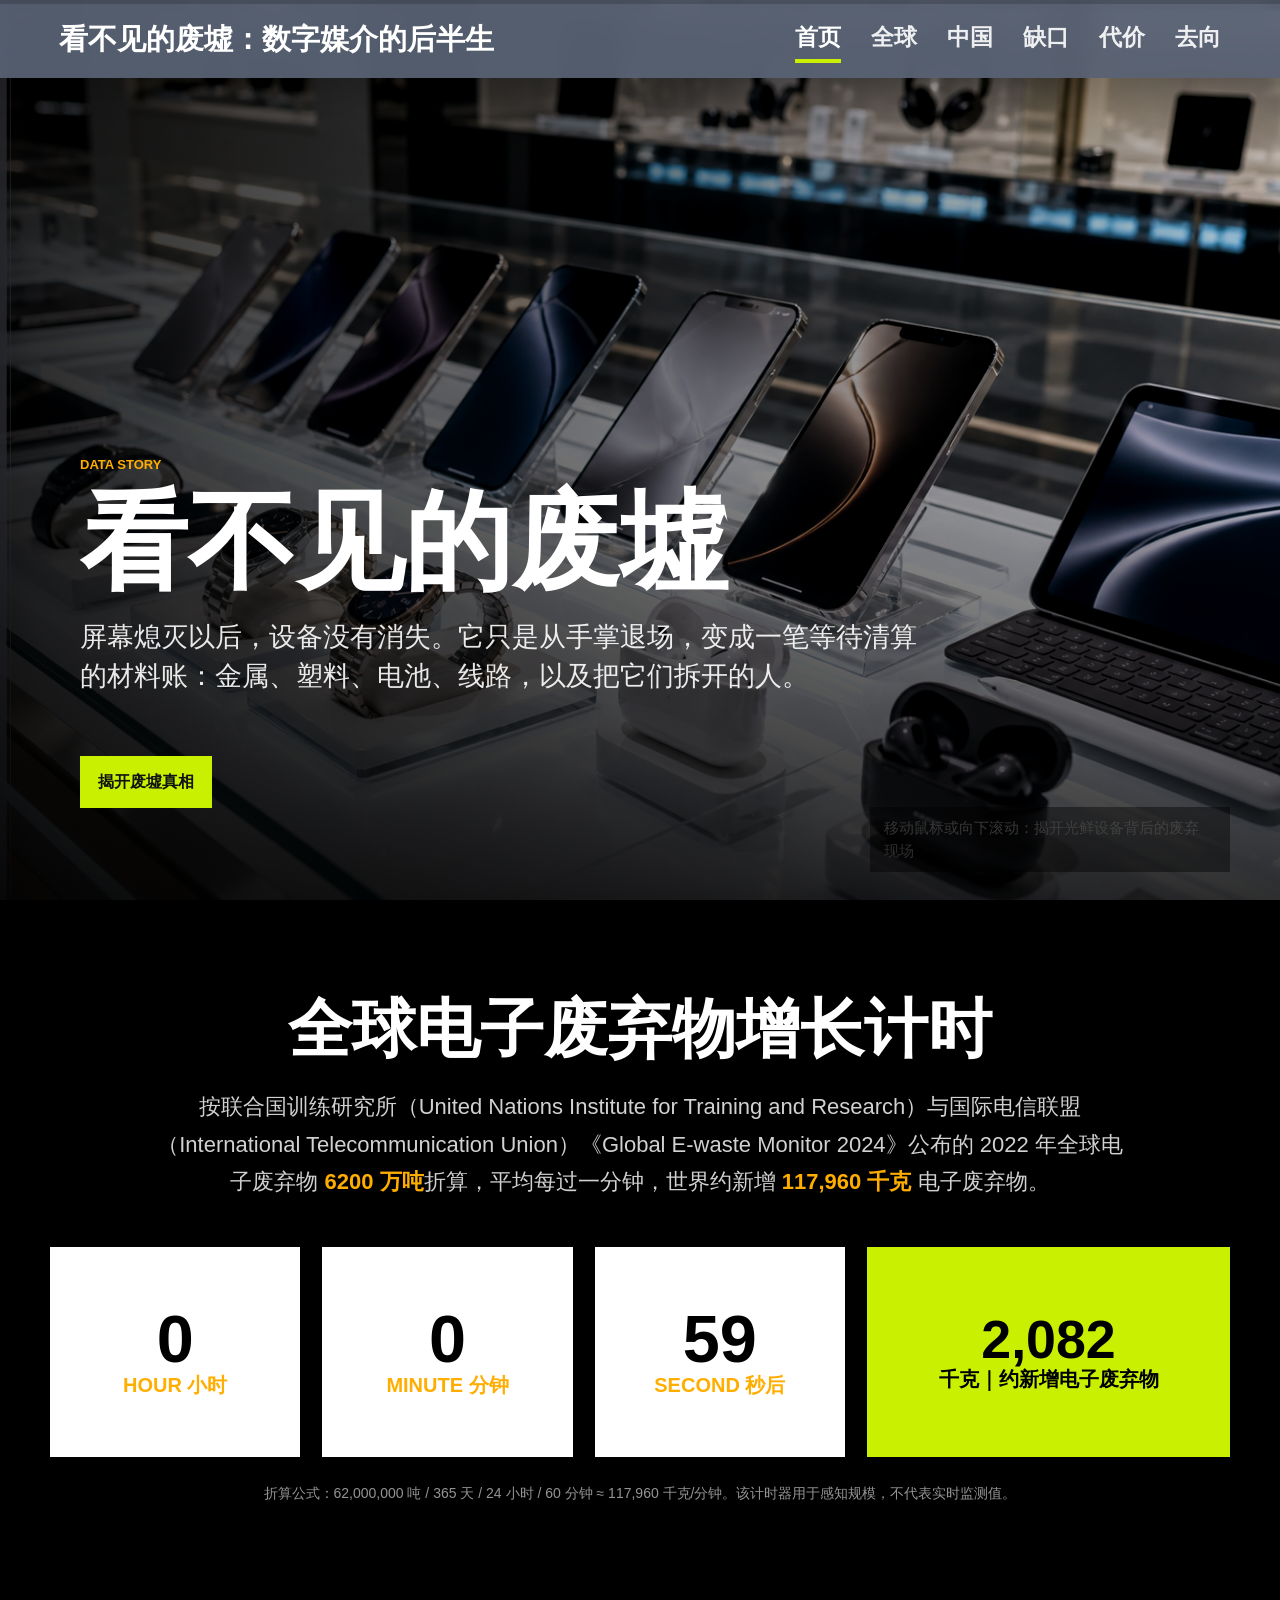
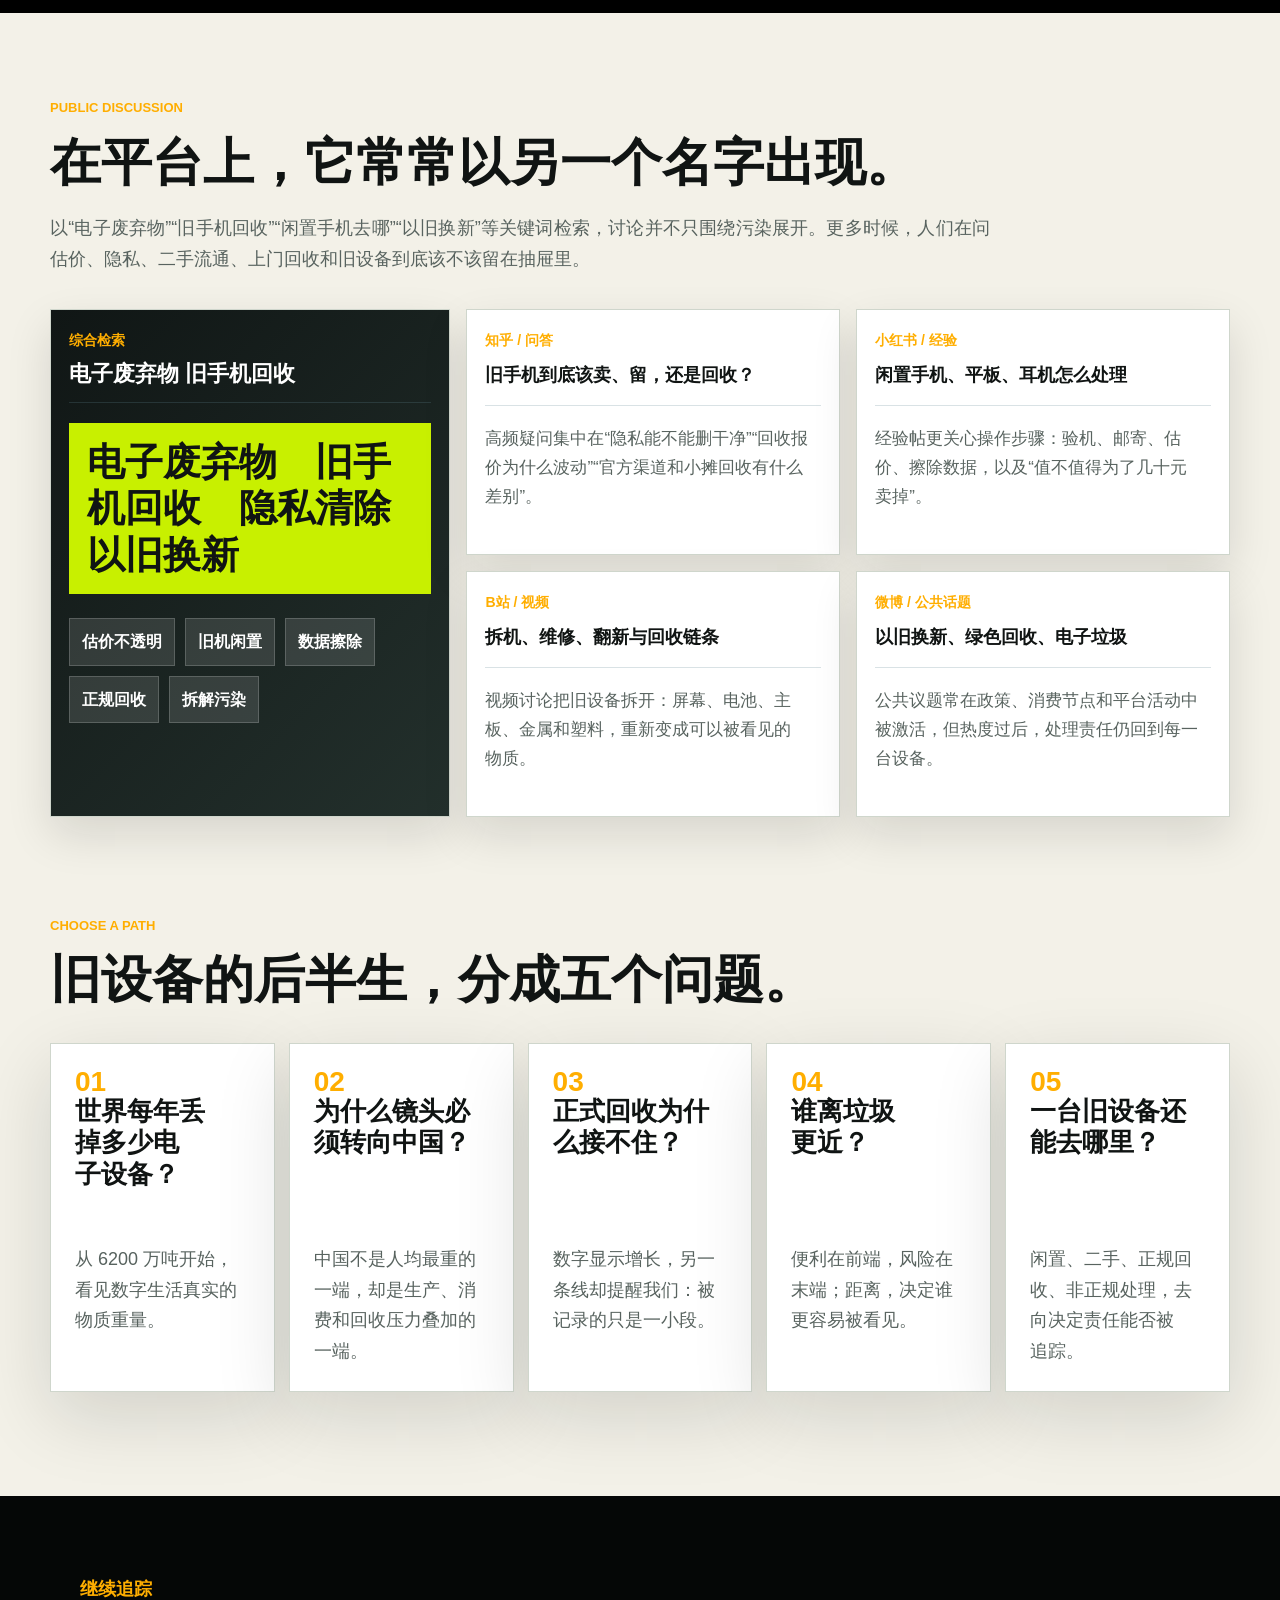
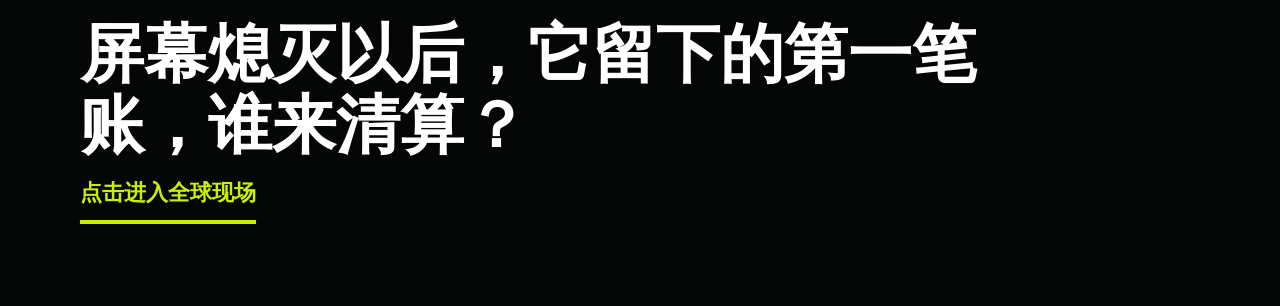
<file: index.html>
<!doctype html>
<html lang="zh-CN">
<head>
  <meta charset="utf-8">
  <meta name="viewport" content="width=device-width, initial-scale=1">
  <title>看不见的废墟：数字媒介的后半生</title>
  <meta name="description" content="从全球电子废弃物规模、中国设备生产与回收缺口，追踪旧设备离开屏幕后进入的链条。">
    <link rel="stylesheet" href="styles.css?v=20260720-57">
  <link rel="icon" href="data:,">
</head>
<body class="home-page">
  <div class="scroll-progress" aria-hidden="true"><span></span></div>
  <nav class="site-nav" aria-label="专题导航"><a href="index.html">首页</a>
    <a href="global.html">全球</a>
    <a href="china.html">中国</a>
    <a href="missing.html">缺口</a>
    <a href="unequal.html">代价</a>
    <a href="afterlife.html">去向</a>
  </nav>

  <header class="hero home-hero" id="top">
    <div class="image-compare hero__image" data-compare style="--split: 0%;">
      <img class="compare-img compare-img--clean" src="assets/images/showroom-devices.png" alt="专卖店展柜里光鲜的新电子产品">
      <div class="compare-layer" aria-hidden="true"><img class="compare-img compare-img--waste" src="assets/images/old-phones.jpg" alt=""></div>
      <div class="compare-divider" aria-hidden="true"><span></span></div>
      <p class="compare-hint">移动鼠标或向下滚动：揭开光鲜设备背后的废弃现场</p>
    </div>
    <div class="hero__shade"></div>
    <div class="hero__content">
      <p class="eyebrow">Data story</p>
      <h1>看不见的废墟</h1>
      <p class="hero__dek">屏幕熄灭以后，设备没有消失。它只是从手掌退场，变成一笔等待清算的材料账：金属、塑料、电池、线路，以及把它们拆开的人。</p>
      <a class="start-link" href="global.html">揭开废墟真相</a>
    </div>
  </header>

  <main>
    <section class="timer-section" id="timer">
      <div class="timer-inner">
        <h2>全球电子废弃物增长计时</h2>
        <p class="timer-lead">按联合国训练研究所（United Nations Institute for Training and Research）与国际电信联盟（International Telecommunication Union）《Global E-waste Monitor 2024》公布的 2022 年全球电子废弃物 <strong>6200 万吨</strong>折算，平均每过一分钟，世界约新增 <strong>117,960 千克</strong> 电子废弃物。</p>
        <div class="timer-grid">
          <div class="time-box"><strong id="elapsedHour">0</strong><span>HOUR  小时</span></div>
          <div class="time-box"><strong id="elapsedMinute">0</strong><span>MINUTE  分钟</span></div>
          <div class="time-box"><strong id="nextSecond">60</strong><span>SECOND  秒后</span></div>
          <div class="time-box time-box--accent"><strong id="wasteSinceOpen">0</strong><span>千克｜约新增电子废弃物</span></div>
        </div>
        <p class="timer-note">折算公式：62,000,000 吨 / 365 天 / 24 小时 / 60 分钟 ≈ 117,960 千克/分钟。该计时器用于感知规模，不代表实时监测值。</p>
      </div>
    </section>

    <section class="platform-section story-section">
      <div class="section-title">
        <p class="eyebrow">Public discussion</p>
        <h2>在平台上，它常常以另一个名字出现。</h2>
        <p class="wide-text">以“电子废弃物”“旧手机回收”“闲置手机去哪”“以旧换新”等关键词检索，讨论并不只围绕污染展开。更多时候，人们在问估价、隐私、二手流通、上门回收和旧设备到底该不该留在抽屉里。</p>
      </div>
      <div class="platform-board" aria-label="网络平台关于电子废弃物的讨论检索截图式整理">
        <div class="platform-shot shot-large">
          <div class="shot-top"><span>综合检索</span><b>电子废弃物 旧手机回收</b></div>
          <div class="shot-search">电子废弃物　旧手机回收　隐私清除　以旧换新</div>
          <div class="shot-tags"><span>估价不透明</span><span>旧机闲置</span><span>数据擦除</span><span>正规回收</span><span>拆解污染</span></div>
        </div>
        <div class="platform-shot platform-shot--interactive" tabindex="0">
          <div class="shot-top"><span>知乎 / 问答</span><b>旧手机到底该卖、留，还是回收？</b></div>
          <p>高频疑问集中在“隐私能不能删干净”“回收报价为什么波动”“官方渠道和小摊回收有什么差别”。</p>
          <div class="platform-cloud" data-platform="zhihu" data-label="知乎讨论词云" aria-hidden="true"></div>
        </div>
        <div class="platform-shot platform-shot--interactive" tabindex="0">
          <div class="shot-top"><span>小红书 / 经验</span><b>闲置手机、平板、耳机怎么处理</b></div>
          <p>经验帖更关心操作步骤：验机、邮寄、估价、擦除数据，以及“值不值得为了几十元卖掉”。</p>
          <div class="platform-cloud" data-platform="redbook" data-label="小红书经验词云" aria-hidden="true"></div>
        </div>
        <div class="platform-shot platform-shot--interactive" tabindex="0">
          <div class="shot-top"><span>B站 / 视频</span><b>拆机、维修、翻新与回收链条</b></div>
          <p>视频讨论把旧设备拆开：屏幕、电池、主板、金属和塑料，重新变成可以被看见的物质。</p>
          <div class="platform-cloud" data-platform="bilibili" data-label="B站视频词云" aria-hidden="true"></div>
        </div>
        <div class="platform-shot platform-shot--interactive" tabindex="0">
          <div class="shot-top"><span>微博 / 公共话题</span><b>以旧换新、绿色回收、电子垃圾</b></div>
          <p>公共议题常在政策、消费节点和平台活动中被激活，但热度过后，处理责任仍回到每一台设备。</p>
          <div class="platform-cloud" data-platform="weibo" data-label="微博公共话题词云" aria-hidden="true"></div>
        </div>
      </div>
    </section>
    <section class="home-map">
      <div class="section-title">
        <p class="eyebrow">Choose a path</p>
        <h2>旧设备的后半生，分成五个问题。</h2>
      </div>
      <div class="path-grid">
        <a class="path-card" href="global.html"><span>01</span><h3>世界每年丢掉多少电子设备？</h3><p>从 6200 万吨开始，看见数字生活真实的物质重量。</p></a>
        <a class="path-card" href="china.html"><span>02</span><h3>为什么镜头必须转向中国？</h3><p>中国不是人均最重的一端，却是生产、消费和回收压力叠加的一端。</p></a>
        <a class="path-card" href="missing.html"><span>03</span><h3>正式回收为什么接不住？</h3><p>数字显示增长，另一条线却提醒我们：被记录的只是一小段。</p></a>
        <a class="path-card" href="unequal.html"><span>04</span><h3>谁离垃圾更近？</h3><p>便利在前端，风险在末端；距离，决定谁更容易被看见。</p></a>
        <a class="path-card" href="afterlife.html"><span>05</span><h3>一台旧设备还能去哪里？</h3><p>闲置、二手、正规回收、非正规处理，去向决定责任能否被追踪。</p></a>
      </div>
    </section>
  </main>

  <footer class="footer footer--question">
    <a class="footer-question" href="global.html">
      <span>继续追踪</span>
      <strong>屏幕熄灭以后，它留下的第一笔账，谁来清算？</strong>
      <small>点击进入全球现场</small>
    </a>
  </footer>
    <script src="script.js?v=20260720-57"></script>
</body>
</html>
</file>
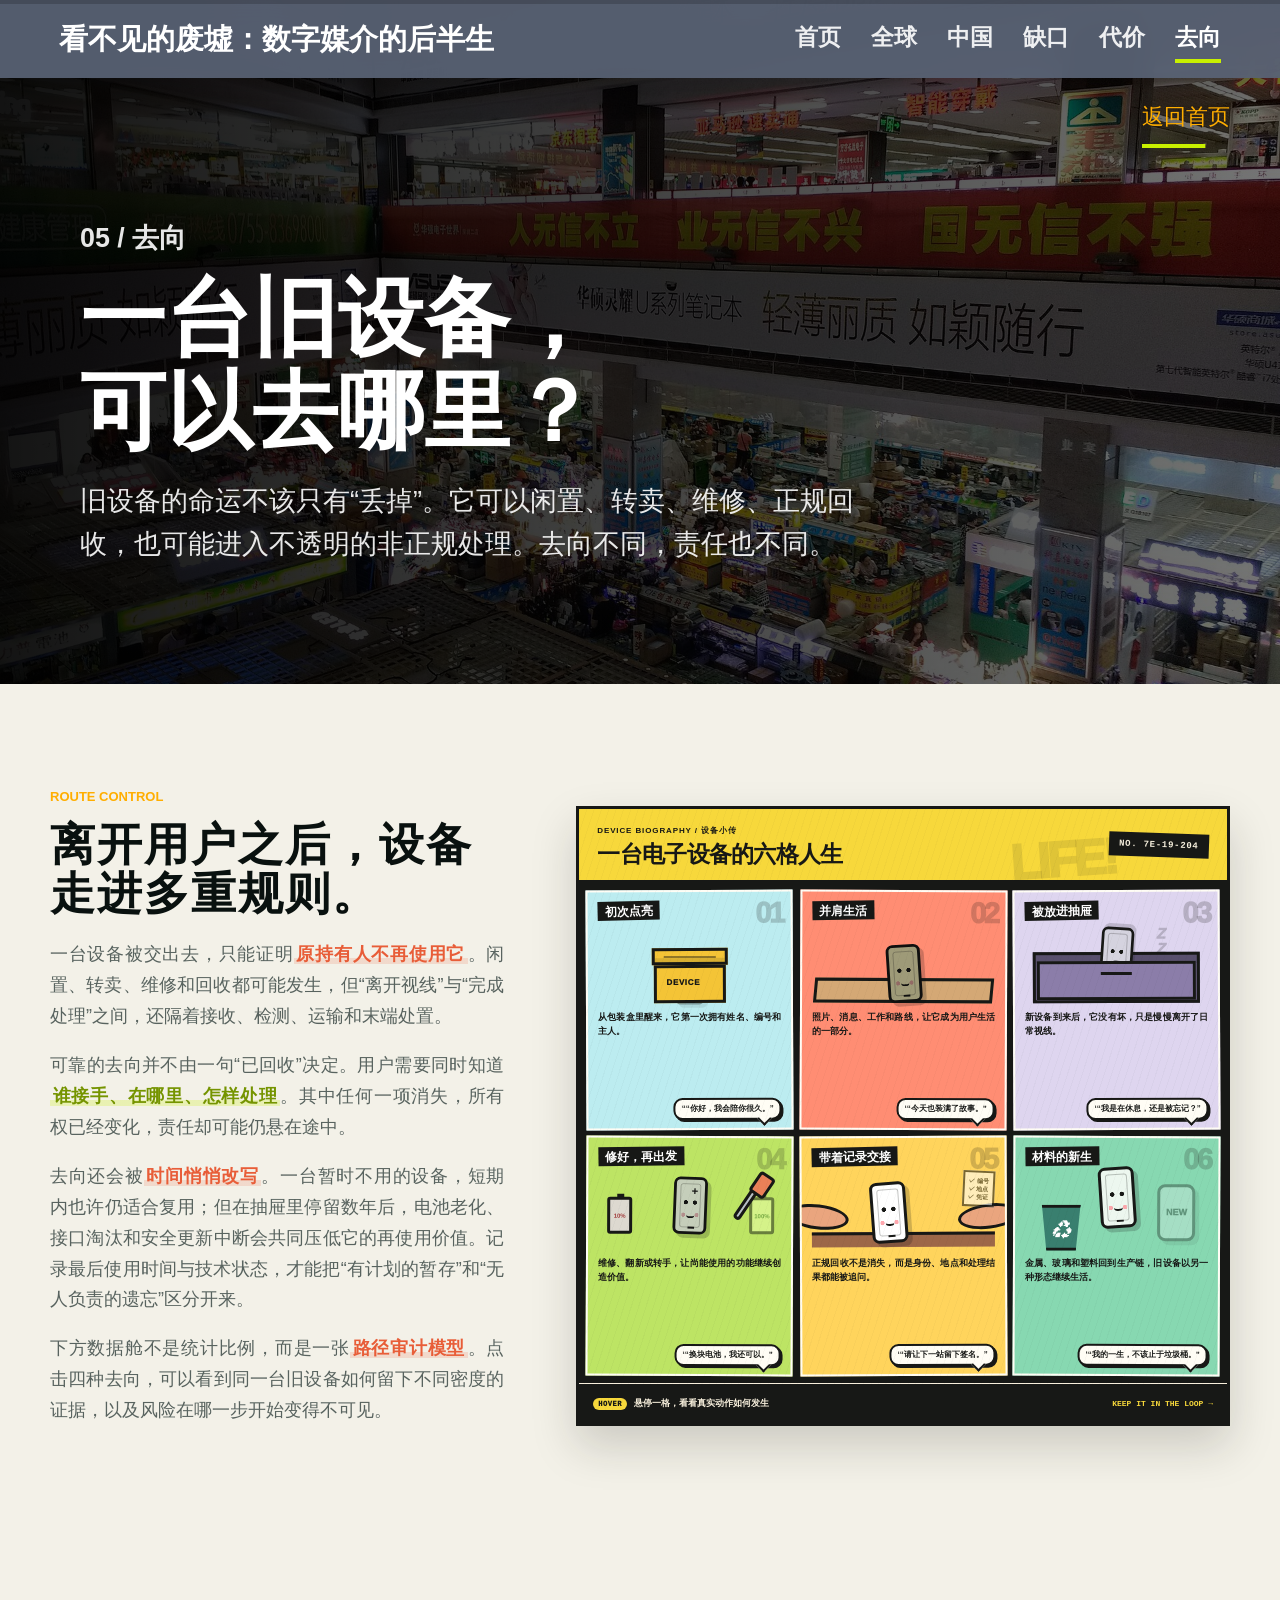
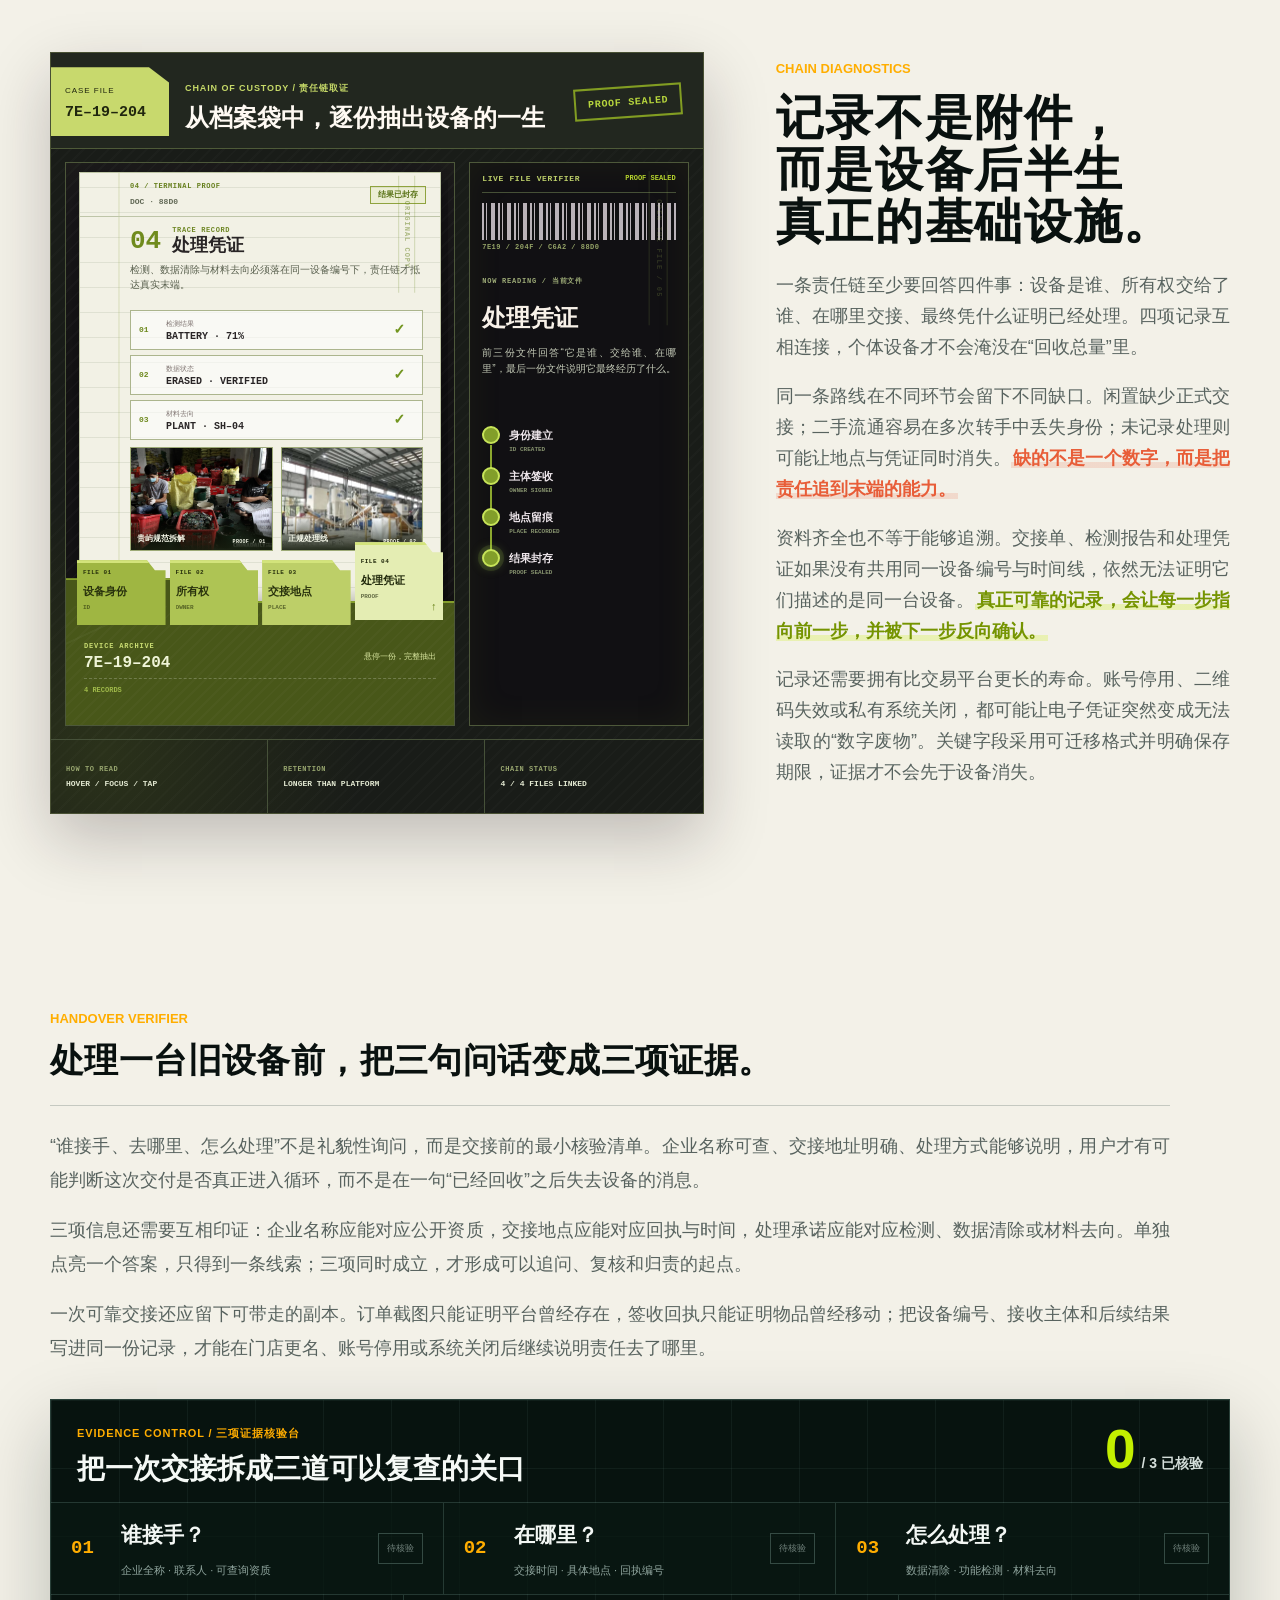
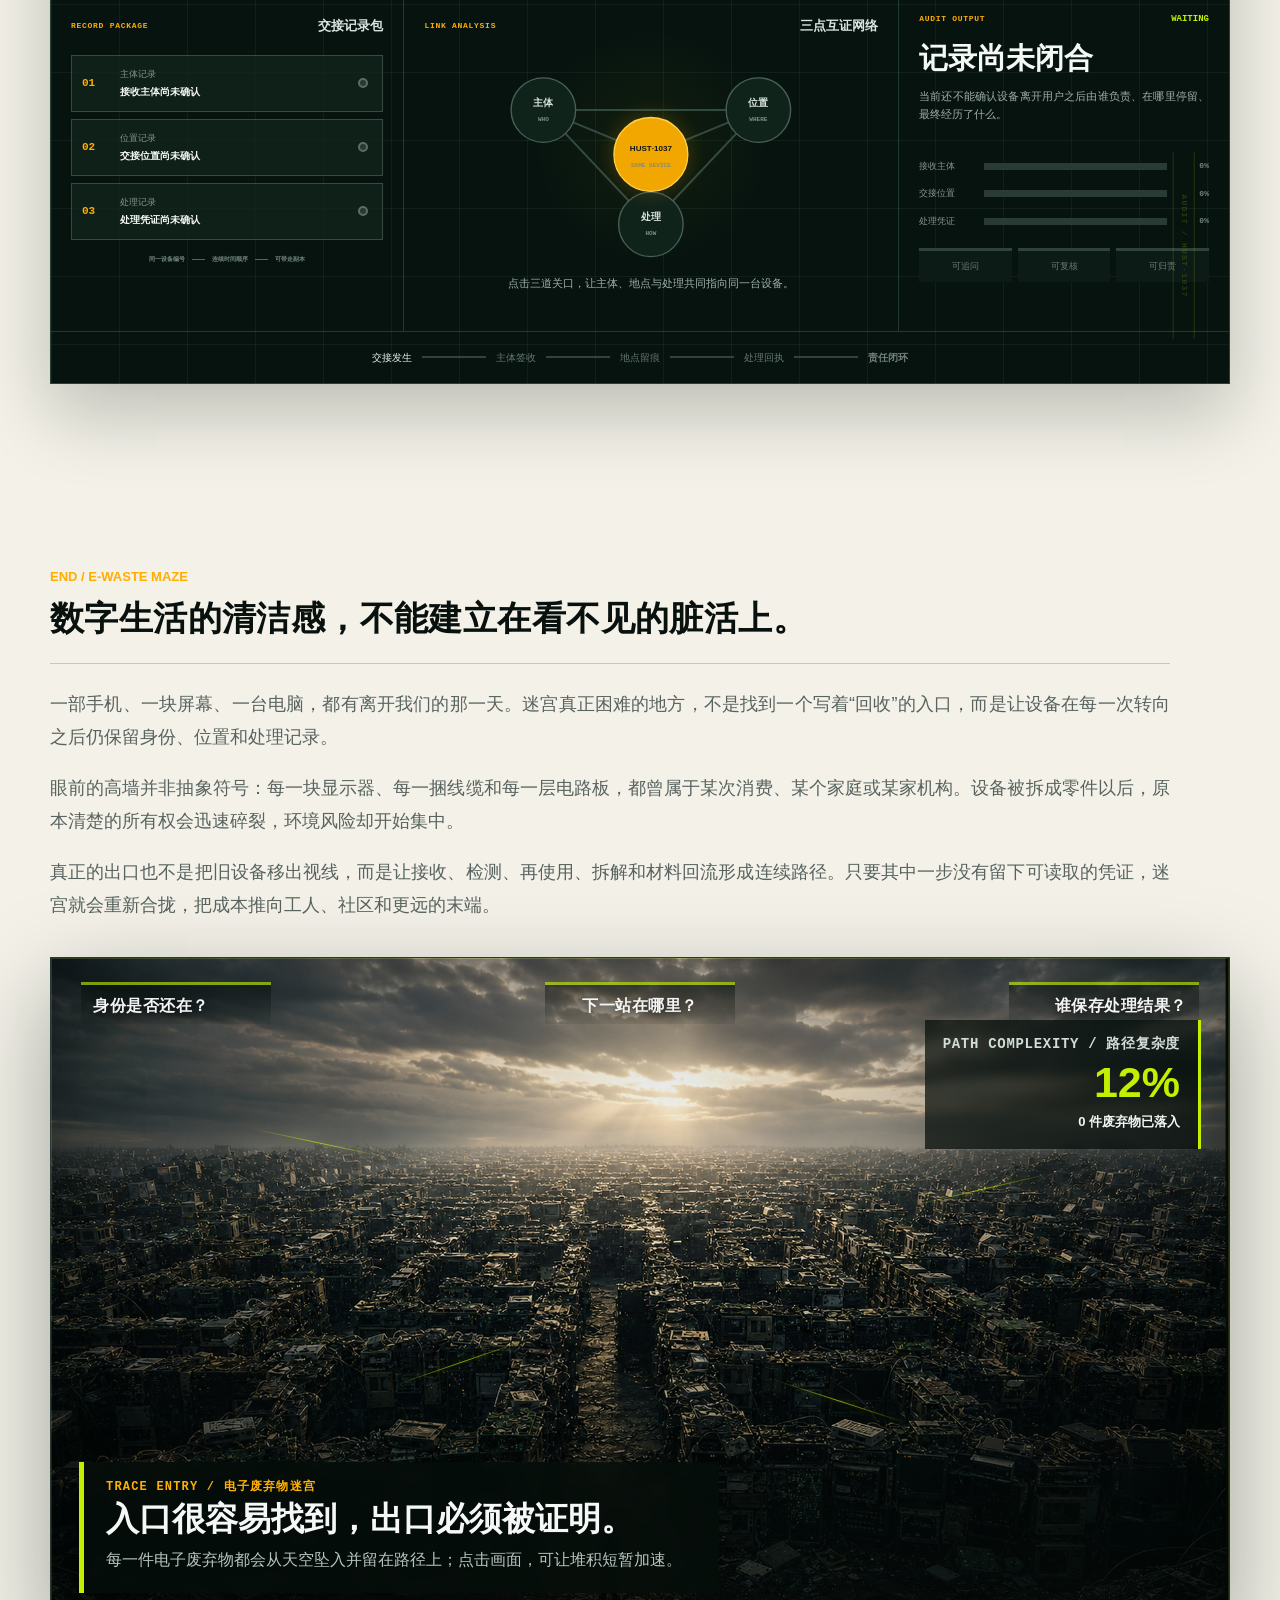
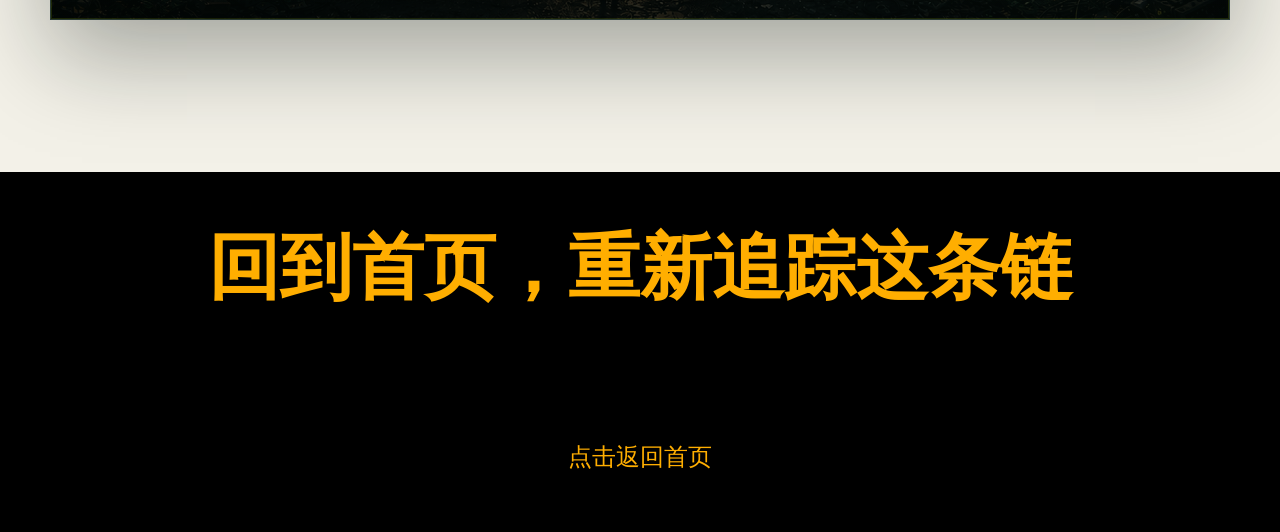
<file: afterlife-20260720-8.html>
<!doctype html>
<html lang="zh-CN">
<head>
  <meta charset="utf-8">
  <meta name="viewport" content="width=device-width, initial-scale=1">
  <meta http-equiv="refresh" content="0; url=afterlife.html">
  <link rel="canonical" href="https://dhdjjdjdjdh.github.io/Fenglaiyi/afterlife.html">
  <title>正在前往“去向”页面</title>
  <script>
    window.location.replace(`afterlife.html${window.location.search}${window.location.hash}`);
  </script>
</head>
<body>
  <p>页面地址已更新，正在跳转。若浏览器没有自动跳转，请打开<a href="afterlife.html">“去向”页面</a>。</p>
</body>
</html>
</file>
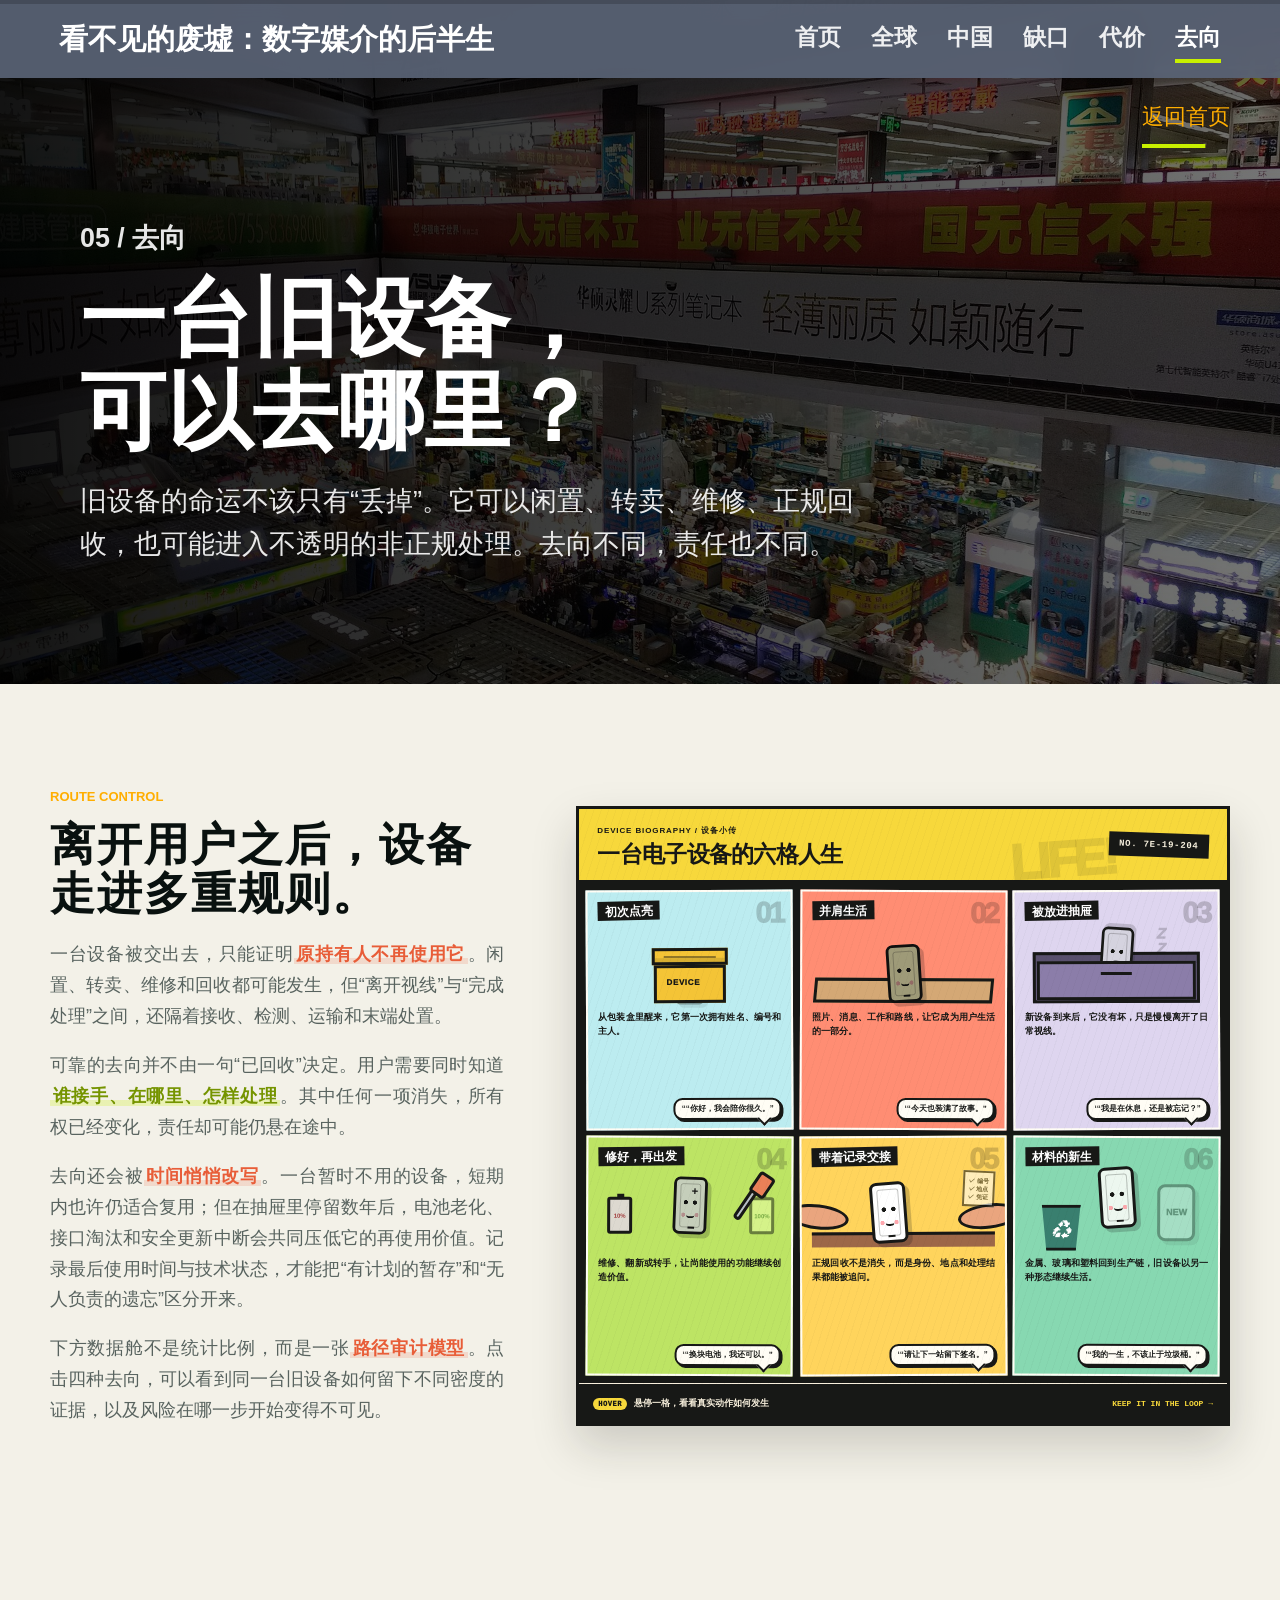
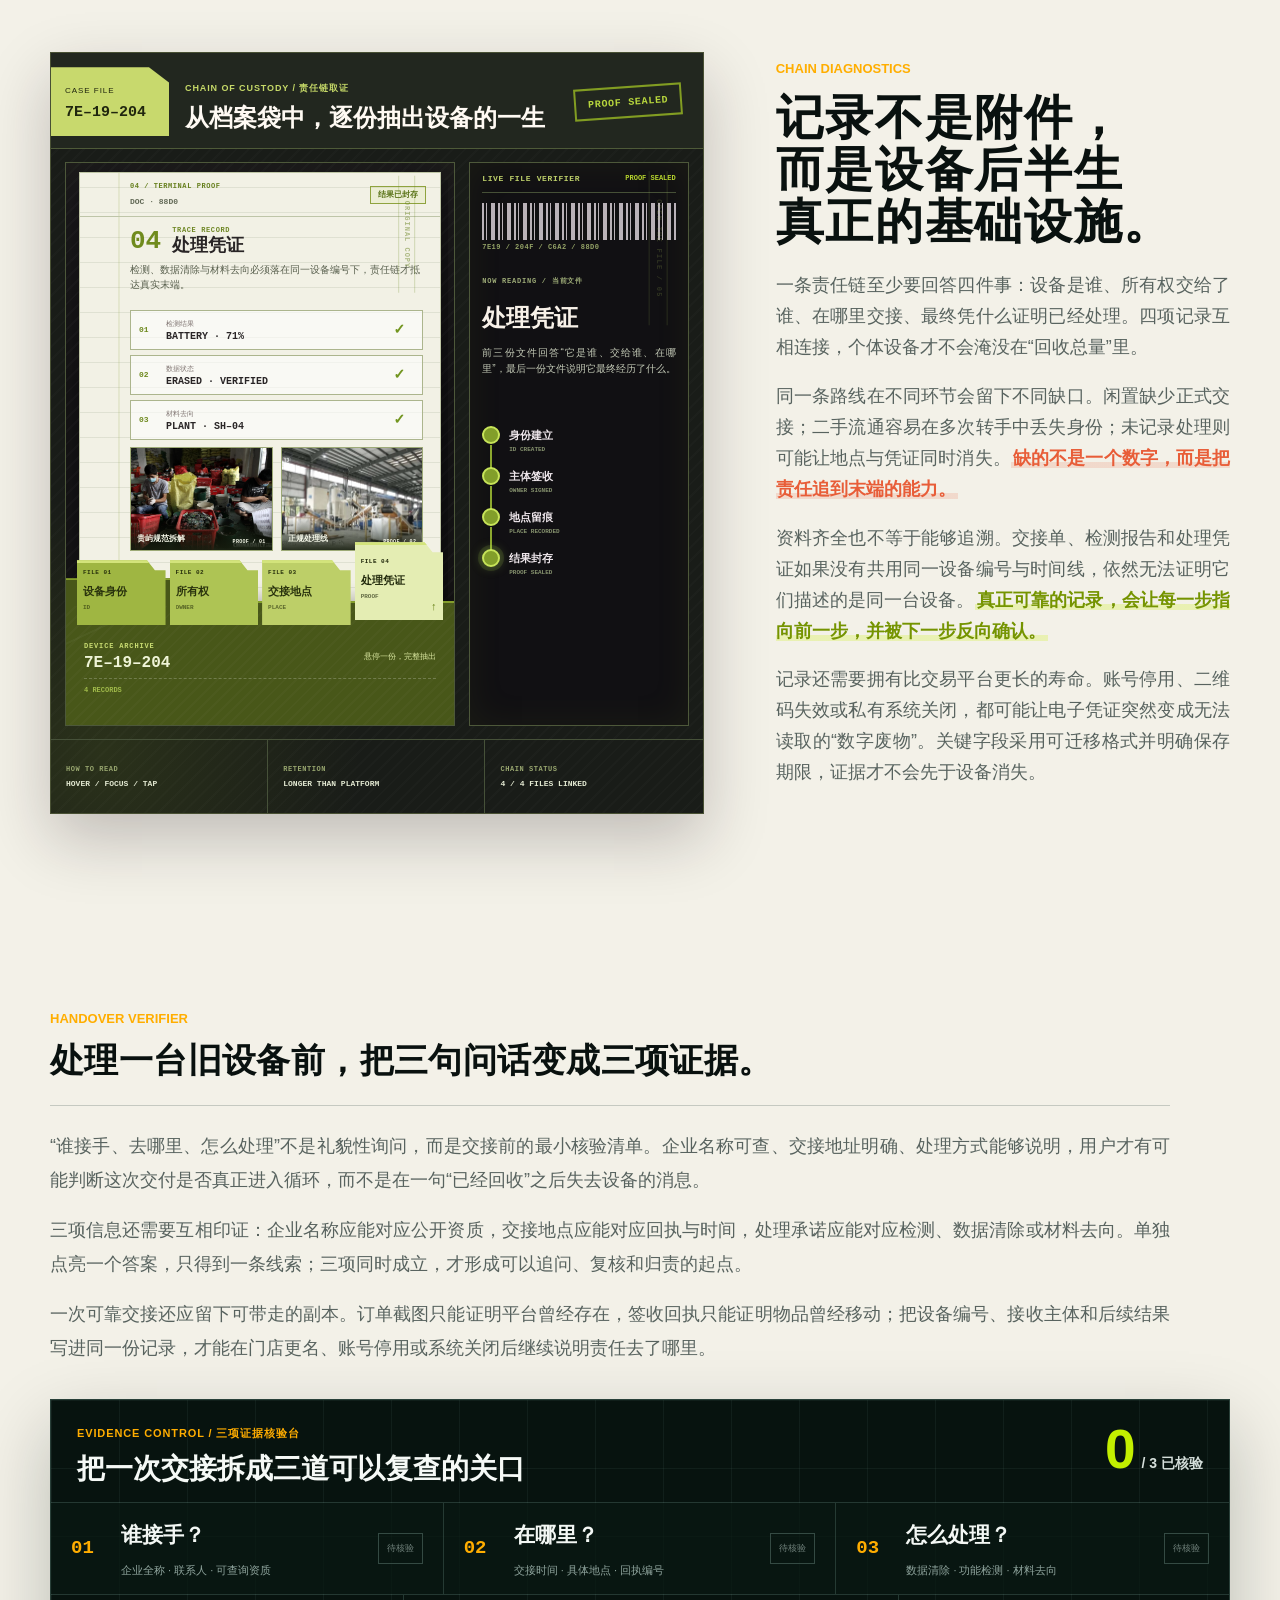
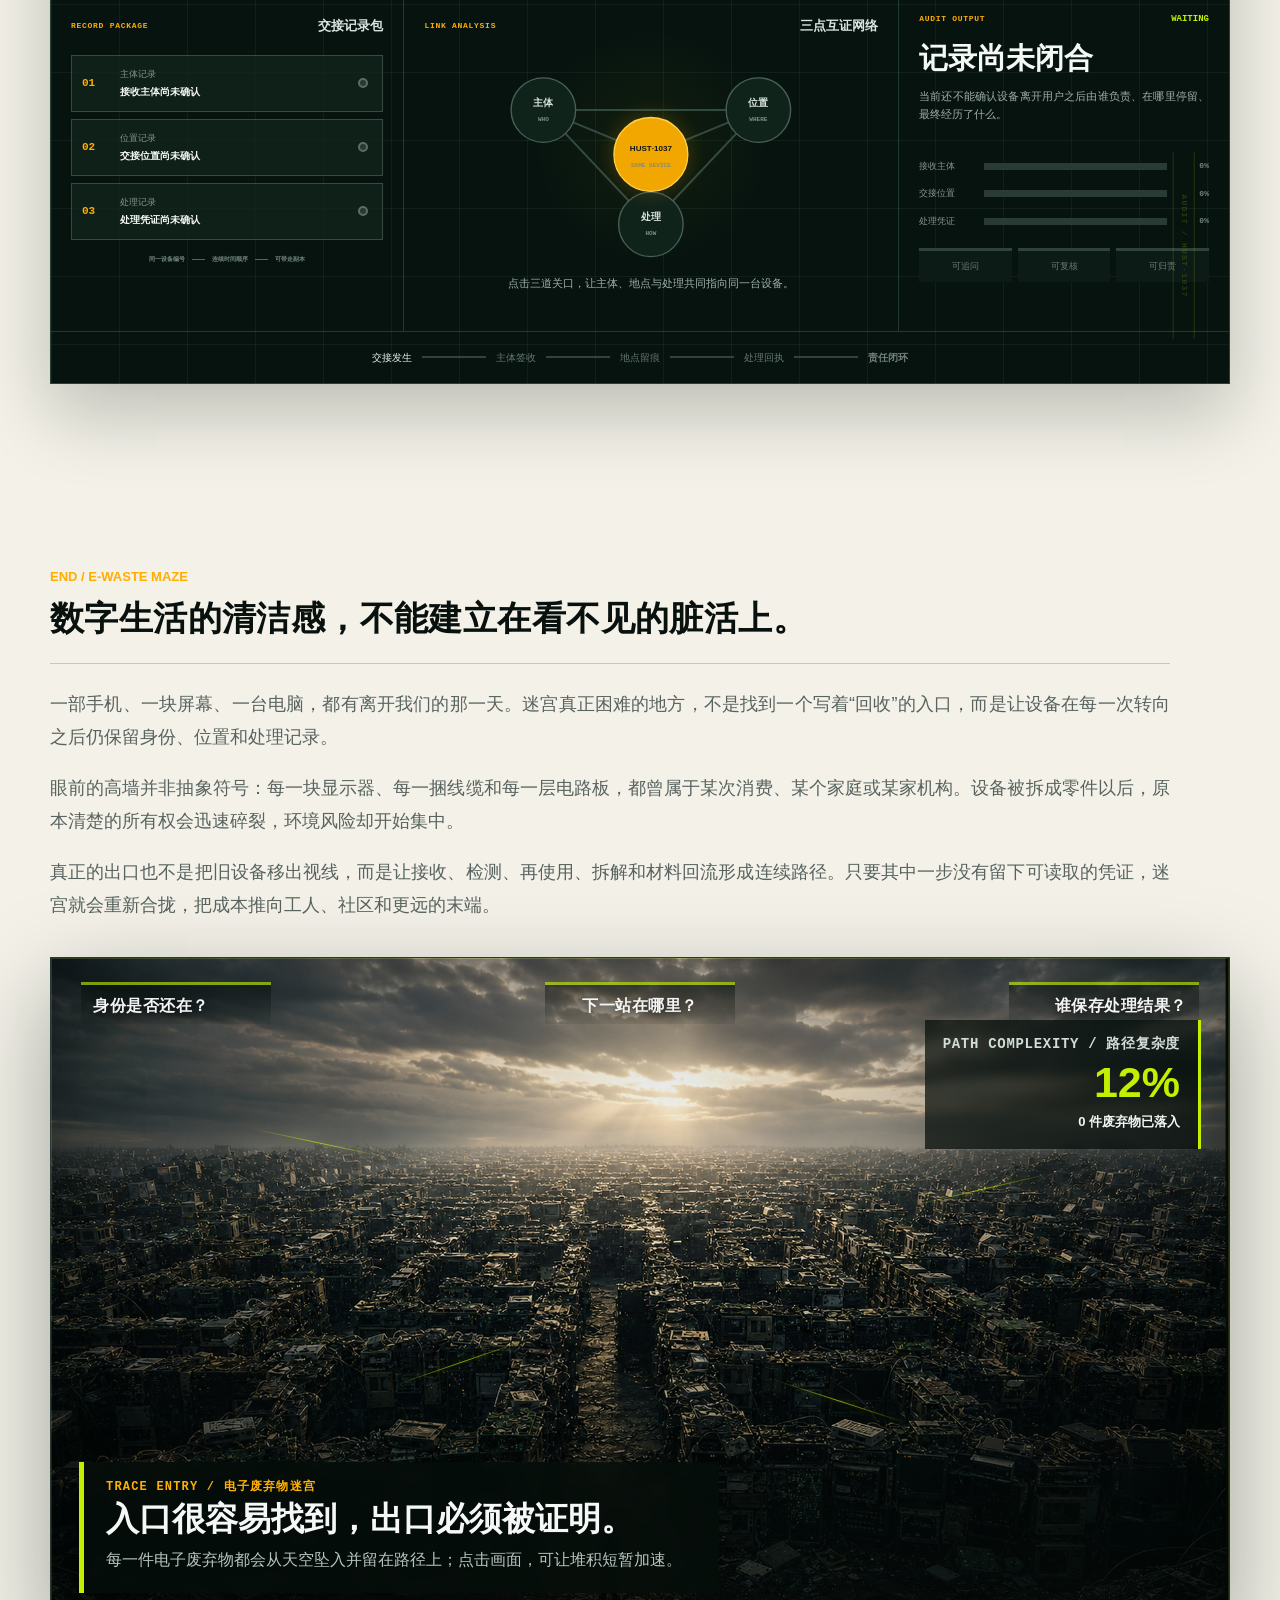
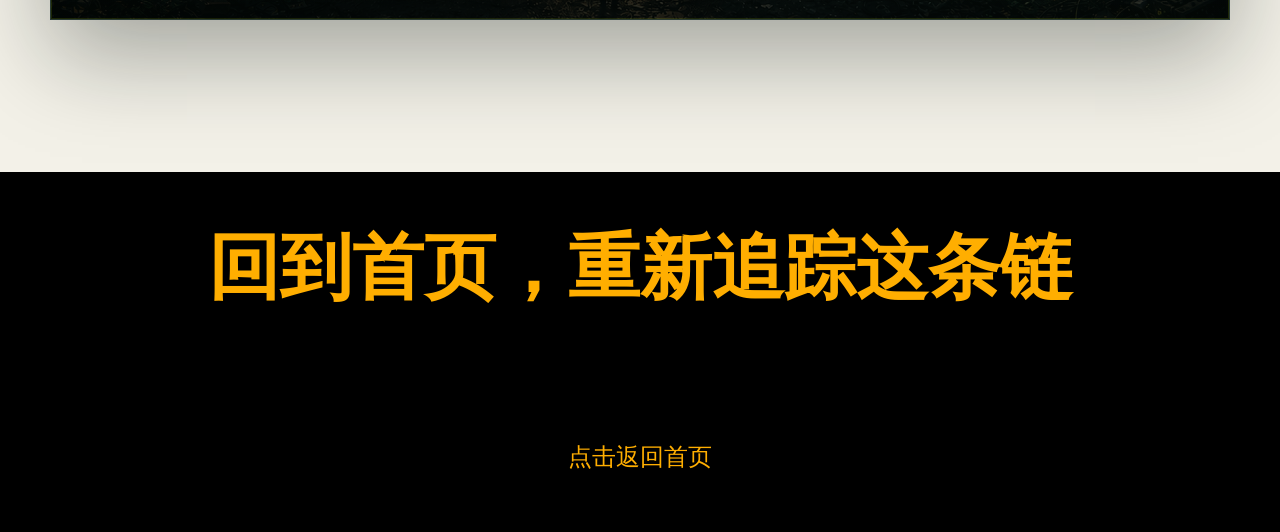
<file: afterlife.html>
<!doctype html>
<html lang="zh-CN">
<head>
  <meta charset="utf-8">
  <meta name="viewport" content="width=device-width, initial-scale=1">
  <title>去向：旧设备的四种后半生</title>
  <link rel="stylesheet" href="styles.css?v=20260721-61">
  <link rel="icon" href="data:,">
</head>
<body class="chapter-page afterlife-page">
  <div class="scroll-progress" aria-hidden="true"><span></span></div>
  <nav class="site-nav" aria-label="专题导航"><a href="index.html">首页</a><a href="global.html">全球</a><a href="china.html">中国</a><a href="missing.html">缺口</a><a href="unequal.html">代价</a><a href="afterlife.html">去向</a></nav>
  <a class="return-home" href="index.html">返回首页</a>

  <header class="page-hero page-hero--afterlife">
    <div>
      <p class="eyebrow">05 / 去向</p>
      <h1><span>一台旧设备，</span><span>可以去哪里？</span></h1>
      <p>旧设备的命运不该只有“丢掉”。它可以闲置、转卖、维修、正规回收，也可能进入不透明的非正规处理。去向不同，责任也不同。</p>
    </div>
  </header>

  <main>
    <section class="story-section route-overview-section">
      <div class="route-story-copy">
        <p class="eyebrow">ROUTE CONTROL</p>
        <h2 class="route-lifecycle-title"><span>离开用户之后，设备</span><span>走进多重规则。</span></h2>
        <p>一台设备被交出去，只能证明<strong class="afterlife-key">原持有人不再使用它</strong>。闲置、转卖、维修和回收都可能发生，但“离开视线”与“完成处理”之间，还隔着接收、检测、运输和末端处置。</p>
        <p>可靠的去向并不由一句“已回收”决定。用户需要同时知道<strong class="afterlife-key afterlife-key--green">谁接手、在哪里、怎样处理</strong>。其中任何一项消失，所有权已经变化，责任却可能仍悬在途中。</p>
        <p>去向还会被<strong class="afterlife-key">时间悄悄改写</strong>。一台暂时不用的设备，短期内也许仍适合复用；但在抽屉里停留数年后，电池老化、接口淘汰和安全更新中断会共同压低它的再使用价值。记录最后使用时间与技术状态，才能把“有计划的暂存”和“无人负责的遗忘”区分开来。</p>
        <p>下方数据舱不是统计比例，而是一张<strong class="afterlife-key">路径审计模型</strong>。点击四种去向，可以看到同一台旧设备如何留下不同密度的证据，以及风险在哪一步开始变得不可见。</p>
      </div>

      <div class="route-command-dashboard" id="routeCommandDashboard">
        <header class="route-dash-head">
          <div><span>ROUTE LEDGER / 去向总览数据舱</span><h3>一台旧设备，四条路线，三处核验</h3></div>
          <small>编辑部路径审计模型 · 非统计比例</small>
        </header>
        <div class="route-kpi-row" aria-label="路径模型概览">
          <div><span>可见去向</span><b>04</b><small>闲置 / 二手 / 正规 / 未记录</small></div>
          <div><span>核验问题</span><b>03</b><small>主体 / 地点 / 处理</small></div>
          <div><span>连续账本</span><b>01</b><small>设备身份贯穿始终</small></div>
        </div>
        <div class="route-dash-body">
          <div class="route-network-panel">
            <div class="route-panel-title"><strong>路径选择</strong><span>点击查看证据密度</span></div>
            <div class="route-network" aria-label="旧设备四种去向">
              <div class="route-device-core" aria-hidden="true"><span>OLD DEVICE</span><b>旧设备</b><i></i></div>
              <button type="button" data-route-command="drawer"><span>01</span><b>闲置</b><small>停在原处</small></button>
              <button type="button" data-route-command="resale"><span>02</span><b>二手 / 维修</b><small>延长寿命</small></button>
              <button type="button" data-route-command="formal"><span>03</span><b>正规回收</b><small>进入凭证链</small></button>
              <button type="button" data-route-command="informal"><span>04</span><b>未记录处理</b><small>链条转暗</small></button>
              <svg class="route-network-lines" viewBox="0 0 720 360" aria-hidden="true">
                <path d="M246 180 C310 180 330 54 410 54"/><path d="M246 180 C310 180 330 137 410 137"/>
                <path d="M246 180 C310 180 330 223 410 223"/><path d="M246 180 C310 180 330 306 410 306"/>
              </svg>
            </div>
          </div>
          <aside class="route-audit-panel" aria-live="polite">
            <div class="route-panel-title"><strong>当前审计</strong><span id="routeAuditScore">3 / 3 项可核验</span></div>
            <div class="route-audit-readout"><span id="routeAuditName">正规回收</span><b id="routeAuditStatus">接收主体、位置与处理可查</b><p id="routeAuditCopy">设备进入有资质渠道，交接、检测与末端处理能够相互印证。</p></div>
            <div class="route-check-list">
              <div data-route-check="who"><span>接收主体</span><i></i><b id="routeCheckWho">可查</b></div>
              <div data-route-check="where"><span>交接位置</span><i></i><b id="routeCheckWhere">可查</b></div>
              <div data-route-check="how"><span>处理方式</span><i></i><b id="routeCheckHow">可查</b></div>
            </div>
            <div class="route-risk-strip"><span>风险读数</span><i><em id="routeRiskBar"></em></i><b id="routeRiskText">较低</b></div>
          </aside>
        </div>
      </div>
    </section>

    <section class="story-section route-diagnostic-section">
      <div class="route-diagnostic-copy">
        <p class="eyebrow">CHAIN DIAGNOSTICS</p>
        <h2 class="route-record-title"><span>记录不是附件，</span><span>而是设备后半生</span><span>真正的基础设施。</span></h2>
        <p>一条责任链至少要回答四件事：设备是谁、所有权交给了谁、在哪里交接、最终凭什么证明已经处理。四项记录互相连接，个体设备才不会淹没在“回收总量”里。</p>
        <p>同一条路线在不同环节会留下不同缺口。闲置缺少正式交接；二手流通容易在多次转手中丢失身份；未记录处理则可能让地点与凭证同时消失。<strong class="afterlife-key">缺的不是一个数字，而是把责任追到末端的能力。</strong></p>
        <p>资料齐全也不等于能够追溯。交接单、检测报告和处理凭证如果没有共用同一设备编号与时间线，依然无法证明它们描述的是同一台设备。<strong class="afterlife-key afterlife-key--green">真正可靠的记录，会让每一步指向前一步，并被下一步反向确认。</strong></p>
        <p>记录还需要拥有比交易平台更长的寿命。账号停用、二维码失效或私有系统关闭，都可能让电子凭证突然变成无法读取的“数字废物”。关键字段采用可迁移格式并明确保存期限，证据才不会先于设备消失。</p>
      </div>

      <div class="chain-diagnostic-dashboard" id="chainDiagnosticDashboard">
        <header class="diagnostic-head">
          <div><span>TRACE DIAGNOSTICS / 责任链诊断台</span><h3>四项记录，决定一台设备能否被复盘</h3></div>
          <b id="diagnosticVerdict">链条完整</b>
        </header>
        <div class="diagnostic-tabs" role="tablist" aria-label="选择设备去向">
          <button type="button" data-diagnostic-route="drawer">闲置</button>
          <button type="button" data-diagnostic-route="resale">二手 / 维修</button>
          <button type="button" data-diagnostic-route="formal">正规回收</button>
          <button type="button" data-diagnostic-route="informal">未记录</button>
        </div>
        <div class="diagnostic-grid">
          <div class="diagnostic-metrics">
            <article data-diagnostic-check="identity"><span>01</span><b>设备身份</b><i>型号 / 编号</i><em></em></article>
            <article data-diagnostic-check="owner"><span>02</span><b>所有权</b><i>接手主体</i><em></em></article>
            <article data-diagnostic-check="place"><span>03</span><b>交接地点</b><i>时间 / 位置</i><em></em></article>
            <article data-diagnostic-check="proof"><span>04</span><b>处理凭证</b><i>检测 / 拆解</i><em></em></article>
          </div>
          <div class="diagnostic-spine" aria-hidden="true">
            <div><span>设备</span></div><i></i><div><span>交接</span></div><i></i><div><span>处理</span></div><i></i><div><span>材料</span></div>
          </div>
          <aside class="diagnostic-ledger" aria-live="polite">
            <span>当前路线</span><h4 id="diagnosticRouteName">正规回收</h4><p id="diagnosticNarrative">设备身份贯穿交接、检测和末端处理，记录能够互相验证。</p>
            <div class="diagnostic-bars"><i></i><i></i><i></i><i></i></div>
          </aside>
        </div>
      </div>
    </section>

    <section class="story-section handover-verifier-section">
      <div class="handover-intro">
        <p class="eyebrow">HANDOVER VERIFIER</p>
        <h2>处理一台旧设备前，把三句问话变成三项证据。</h2>
        <div class="section-natural-copy">
          <p>“谁接手、去哪里、怎么处理”不是礼貌性询问，而是交接前的最小核验清单。企业名称可查、交接地址明确、处理方式能够说明，用户才有可能判断这次交付是否真正进入循环，而不是在一句“已经回收”之后失去设备的消息。</p>
          <p>三项信息还需要互相印证：企业名称应能对应公开资质，交接地点应能对应回执与时间，处理承诺应能对应检测、数据清除或材料去向。单独点亮一个答案，只得到一条线索；三项同时成立，才形成可以追问、复核和归责的起点。</p>
          <p>一次可靠交接还应留下可带走的副本。订单截图只能证明平台曾经存在，签收回执只能证明物品曾经移动；把设备编号、接收主体和后续结果写进同一份记录，才能在门店更名、账号停用或系统关闭后继续说明责任去了哪里。</p>
        </div>
      </div>

      <div class="evidence-architecture" id="evidenceArchitecture">
        <header><span>EVIDENCE ARCHITECTURE / 三项证据架构</span><b><i id="evidenceScore">0</i>/3 已核验</b></header>
        <div class="evidence-equation" aria-label="三项交接证据">
          <button type="button" data-evidence="who" aria-pressed="false"><span>01</span><b>谁接手？</b><small>企业全称 / 联系人 / 资质</small></button>
          <em>+</em>
          <button type="button" data-evidence="where" aria-pressed="false"><span>02</span><b>去哪里？</b><small>时间 / 位置 / 凭证编号</small></button>
          <em>+</em>
          <button type="button" data-evidence="how" aria-pressed="false"><span>03</span><b>怎么处理？</b><small>数据清除 / 检测 / 材料去向</small></button>
        </div>
        <div class="evidence-core-row">
          <div class="evidence-side evidence-side--left"><span>输入</span><b>三项可验证信息</b><p>每个答案都要能被另一条记录印证。</p></div>
          <div class="evidence-core" aria-live="polite"><i></i><span id="evidenceVerdict">记录尚未开始</span><b id="evidenceCoreScore">0 / 3</b><p id="evidenceCopy">点击上方三项问题，逐步建立最小责任链。</p></div>
          <div class="evidence-side evidence-side--right"><span>输出</span><b>可追问的交接</b><p>主体、位置与处理共同指向同一台设备。</p></div>
        </div>
        <div class="evidence-outcomes"><span>可追问</span><span>可复核</span><span>可归责</span></div>
      </div>
    </section>

    <section class="story-section afterlife-maze-section">
      <div class="maze-intro">
        <p class="eyebrow">END / E-WASTE MAZE</p>
        <h2>数字生活的清洁感，不能建立在看不见的脏活上。</h2>
        <div class="section-natural-copy">
          <p>一部手机、一块屏幕、一台电脑，都有离开我们的那一天。迷宫真正困难的地方，不是找到一个写着“回收”的入口，而是让设备在每一次转向之后仍保留身份、位置和处理记录。</p>
          <p>眼前的高墙并非抽象符号：每一块显示器、每一捆线缆和每一层电路板，都曾属于某次消费、某个家庭或某家机构。设备被拆成零件以后，原本清楚的所有权会迅速碎裂，环境风险却开始集中。</p>
          <p>真正的出口也不是把旧设备移出视线，而是让接收、检测、再使用、拆解和材料回流形成连续路径。只要其中一步没有留下可读取的凭证，迷宫就会重新合拢，把成本推向工人、社区和更远的末端。</p>
        </div>
      </div>
      <div class="ewaste-maze" id="ewasteMaze">
        <div class="maze-stage">
          <svg viewBox="0 0 900 650" role="img" aria-label="一个人站在电子废弃物迷宫中央，四条路线分别通向闲置、二手维修、正规回收与未记录处理">
            <defs>
              <filter id="mazeGlow"><feGaussianBlur stdDeviation="5" result="blur"/><feMerge><feMergeNode in="blur"/><feMergeNode in="SourceGraphic"/></feMerge></filter>
            </defs>
            <g class="maze-circuit-bg" aria-hidden="true"><path d="M70 74H252V22M648 22V74H830M70 576H252V628M648 628V576H830"/><circle cx="70" cy="74" r="5"/><circle cx="830" cy="74" r="5"/><circle cx="70" cy="576" r="5"/><circle cx="830" cy="576" r="5"/></g>
            <g class="maze-walls" aria-hidden="true">
              <circle cx="450" cy="325" r="252" stroke-dasharray="330 62 180 74 260 78 450"/>
              <circle cx="450" cy="325" r="207" stroke-dasharray="210 46 340 68 145 52 400"/>
              <circle cx="450" cy="325" r="163" stroke-dasharray="120 54 270 64 250 42 340"/>
              <circle cx="450" cy="325" r="119" stroke-dasharray="180 44 90 52 150 38 260"/>
              <circle cx="450" cy="325" r="76" stroke-dasharray="95 38 120 46 110 36 140"/>
              <path d="M450 73v56M450 521v56M198 325h58M644 325h58M277 152l40 40M623 152l-40 40M277 498l40-40M623 498l-40-40"/>
            </g>
            <g class="maze-routes" aria-hidden="true">
              <path data-maze-path="drawer" d="M450 325 C390 300 364 260 340 216 S275 145 203 118"/>
              <path data-maze-path="resale" d="M450 325 C510 305 548 270 575 216 S650 142 727 118"/>
              <path data-maze-path="formal" d="M450 325 C504 355 543 398 576 446 S650 516 727 548"/>
              <path data-maze-path="informal" d="M450 325 C398 356 365 396 338 446 S270 516 203 548"/>
            </g>
            <g class="maze-person" transform="translate(450 325)" aria-hidden="true"><circle cy="-24" r="13"/><path d="M0-8V36M0 6L-24 24M0 6L24 24M0 36L-19 67M0 36L19 67"/></g>
            <g class="maze-endpoints" aria-hidden="true"><text x="155" y="103">闲置</text><text x="714" y="103">二手 / 维修</text><text x="698" y="590">正规回收</text><text x="132" y="590">未记录处理</text></g>
          </svg>
        </div>
        <div class="maze-console">
          <div class="maze-route-buttons" role="group" aria-label="选择迷宫路线">
            <button type="button" data-maze-route="drawer">01 闲置</button><button type="button" data-maze-route="resale">02 二手 / 维修</button><button type="button" data-maze-route="formal">03 正规回收</button><button type="button" data-maze-route="informal">04 未记录</button>
          </div>
          <div class="maze-readout" aria-live="polite"><span id="mazeRouteLabel">正规回收</span><b id="mazeRouteTitle">出口可见，路径也必须可复盘。</b><p id="mazeRouteCopy">交接主体、运输位置与处理凭证沿路保留，设备才能真正走出责任迷宫。</p></div>
        </div>
      </div>
    </section>

    <a class="next-gate" href="index.html"><span>回到首页，重新追踪这条链</span><small>点击返回首页</small></a>
  </main>
  <script src="script.js?v=20260721-61"></script>
</body>
</html>
</file>
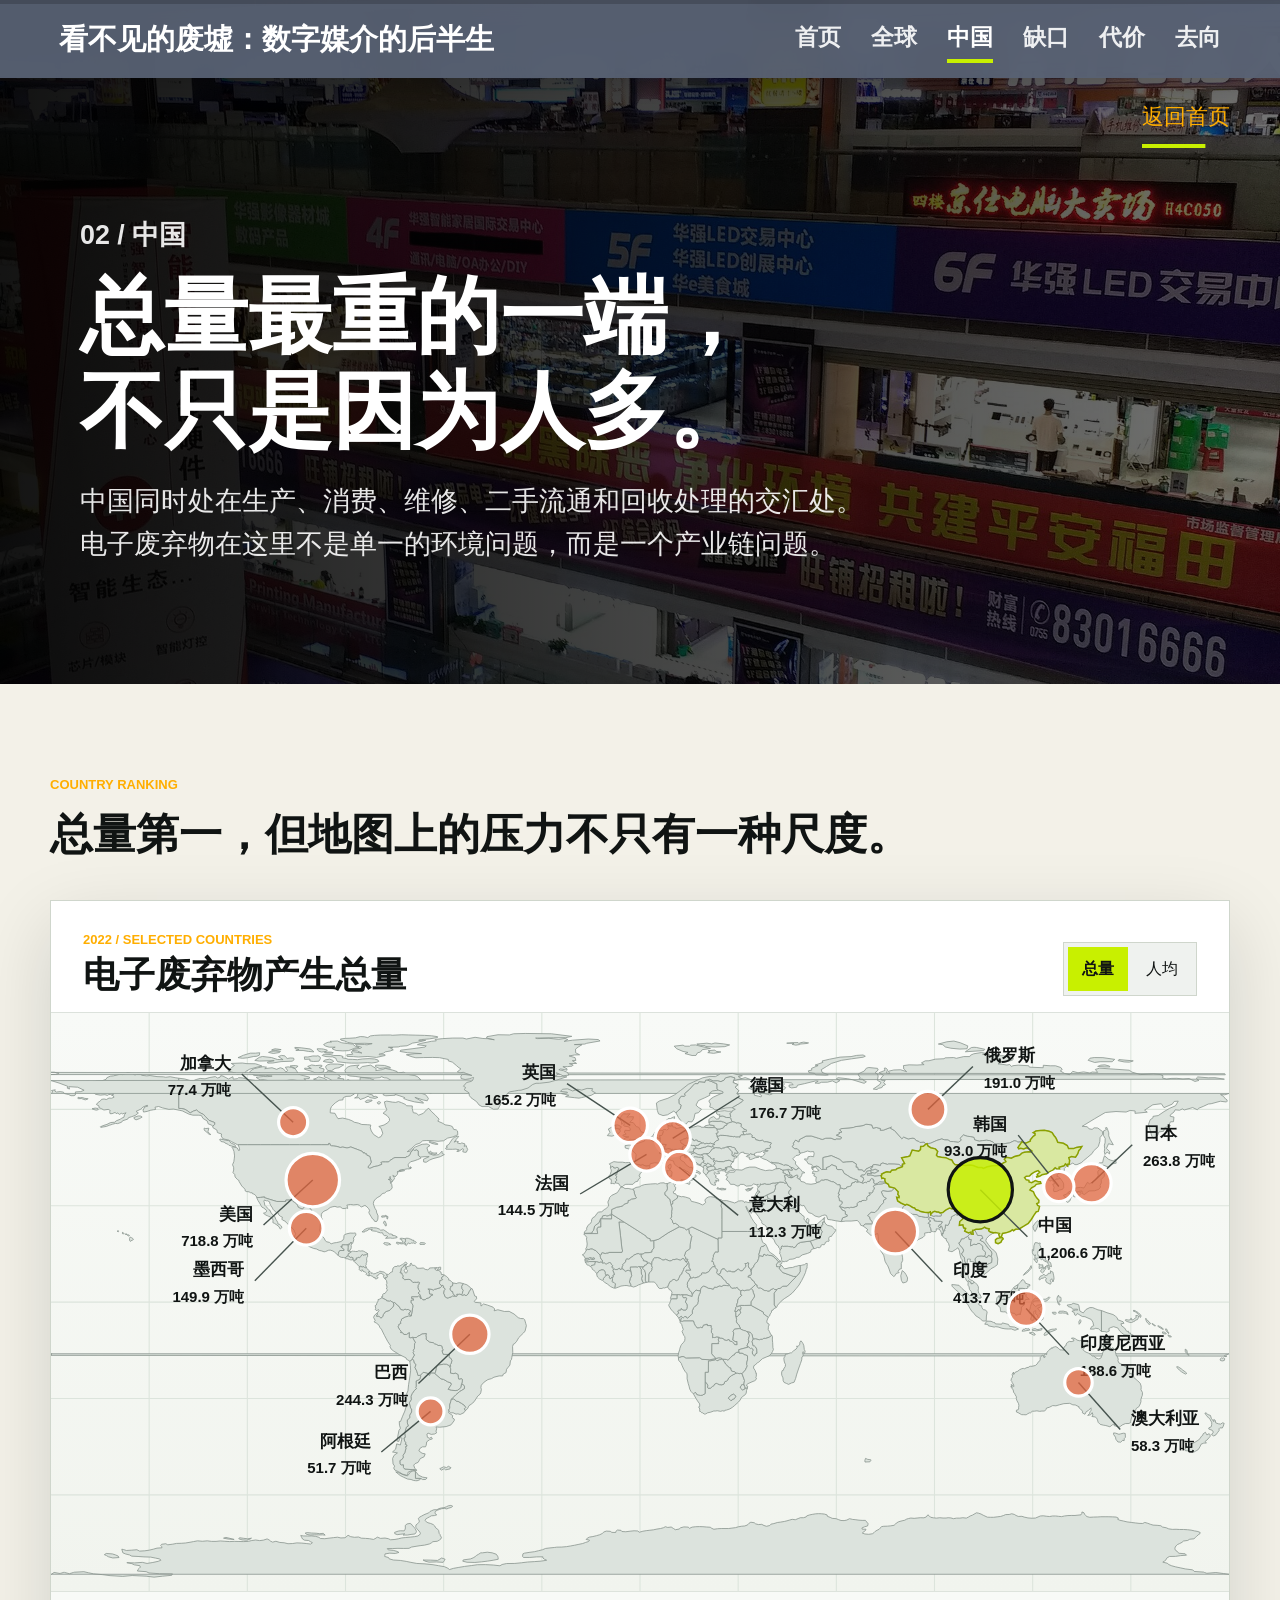
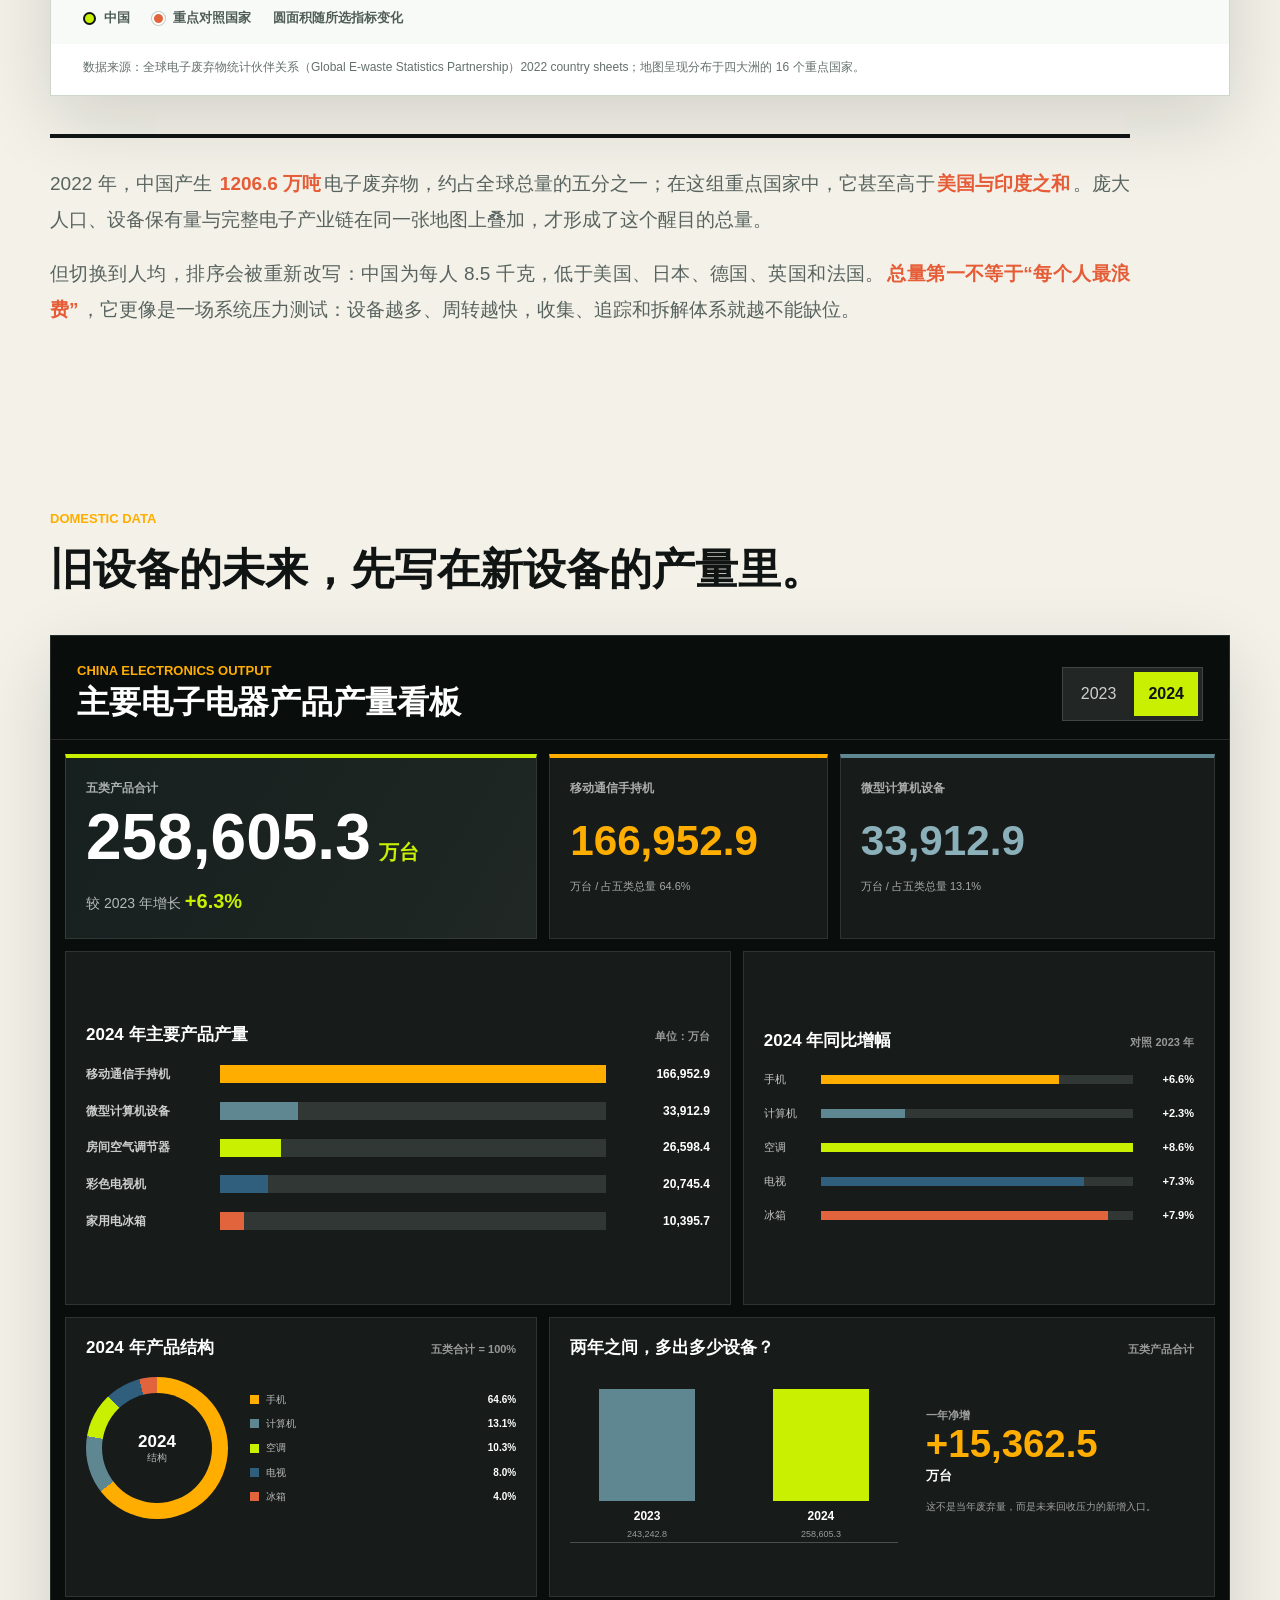
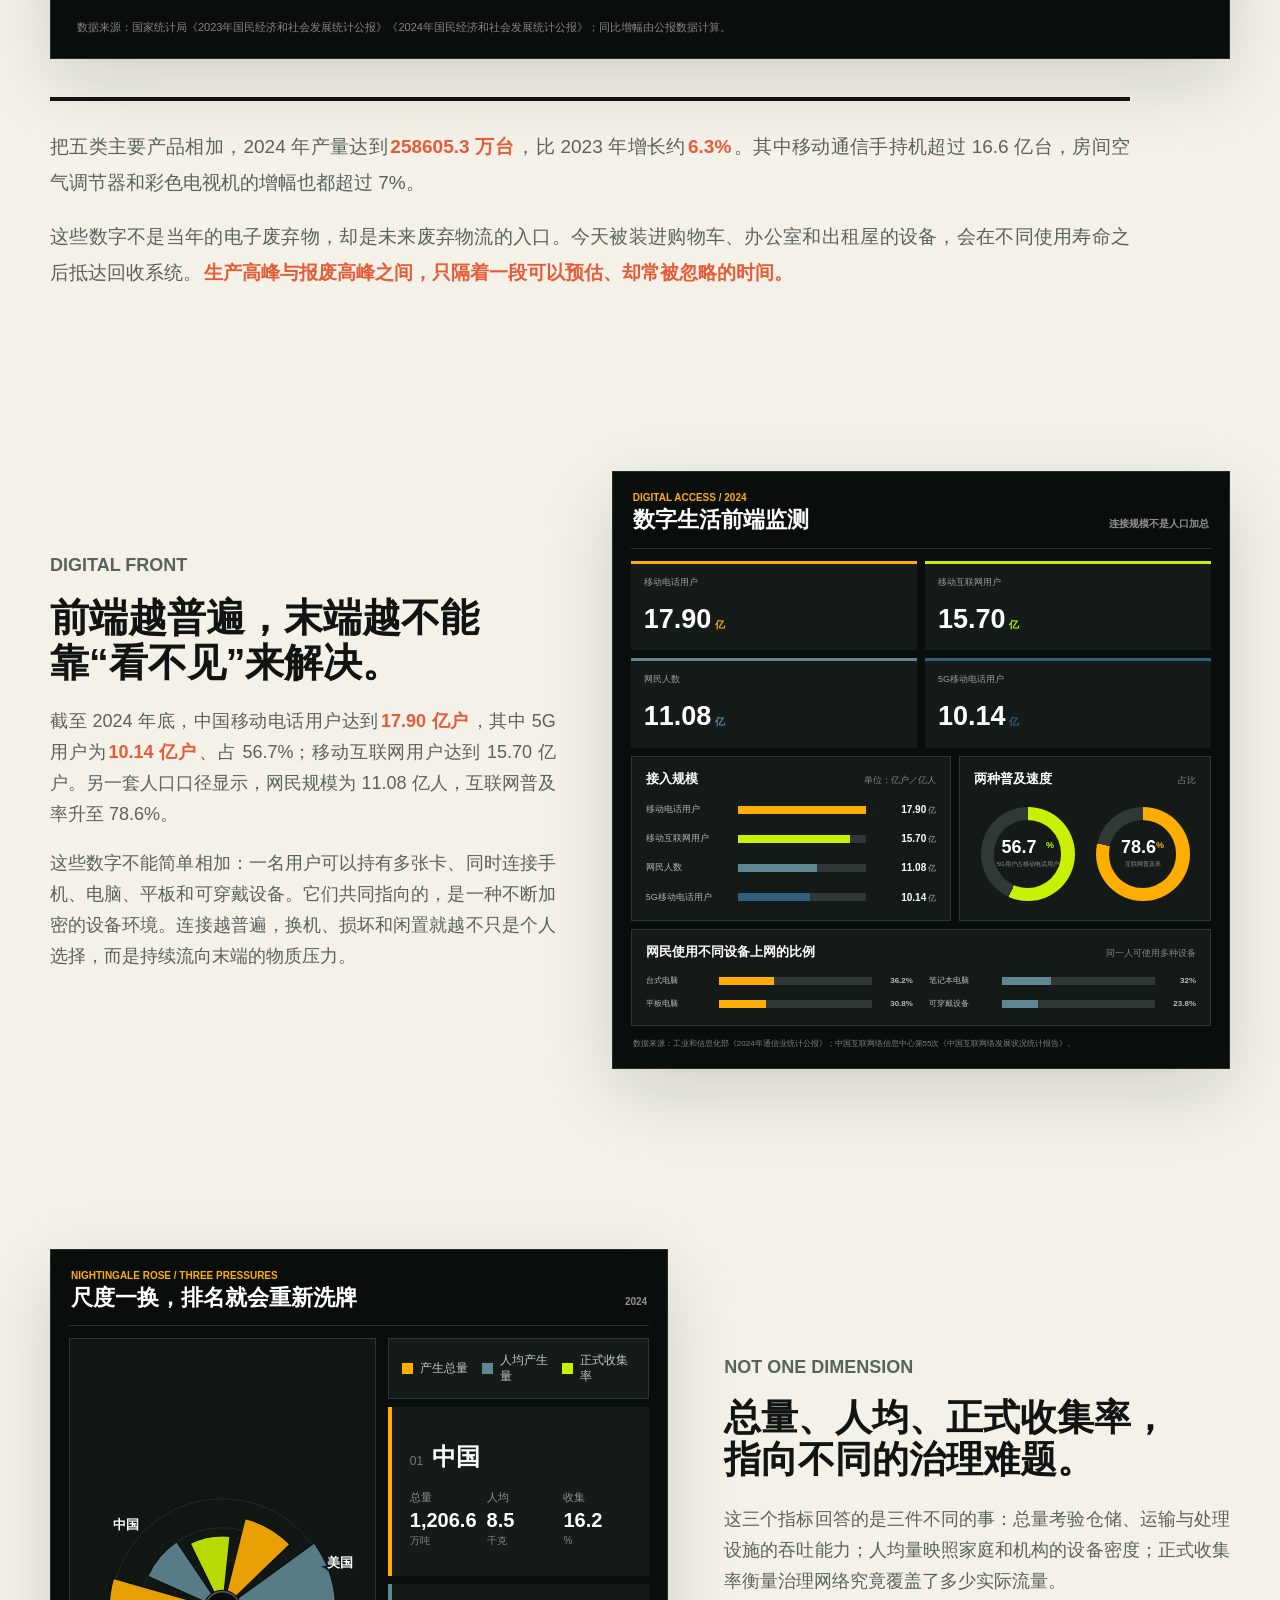
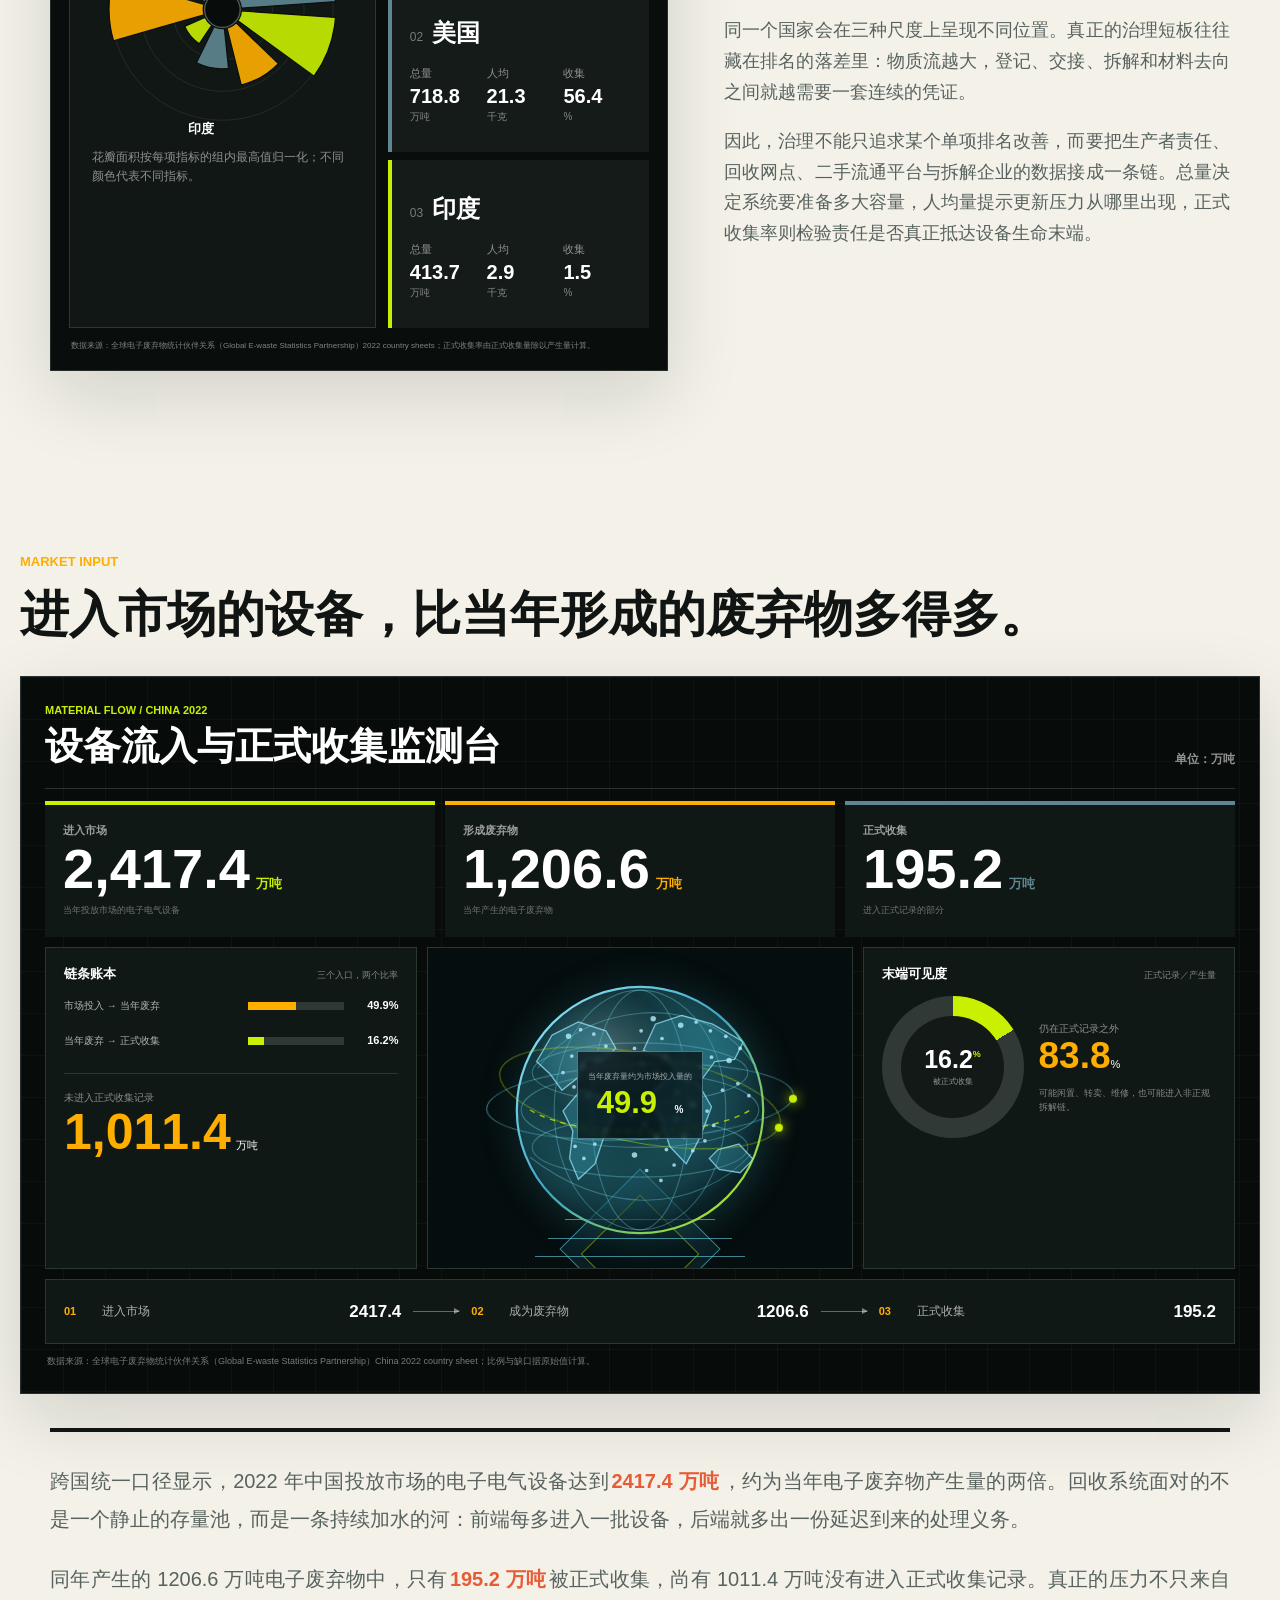
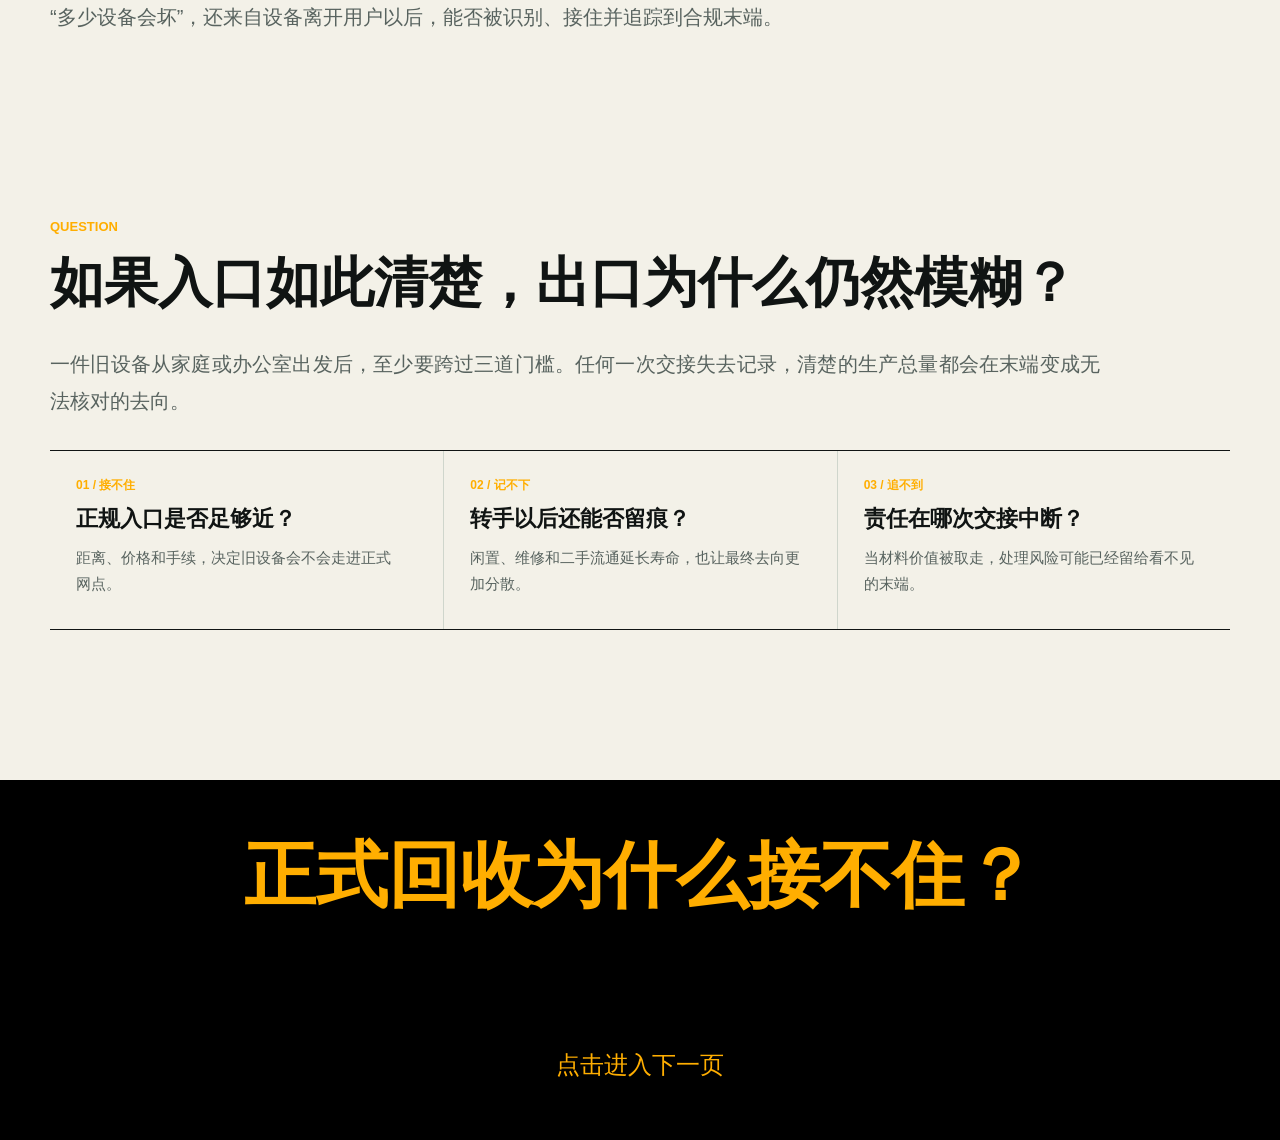
<file: china.html>
<!doctype html>
<html lang="zh-CN">
<head>
  <meta charset="utf-8">
  <meta name="viewport" content="width=device-width, initial-scale=1">
  <title>中国：总量最重的一端</title>
    <link rel="stylesheet" href="styles.css?v=20260720-57">
  <link rel="icon" href="data:,">
</head>
<body class="chapter-page china-page">
  <div class="scroll-progress" aria-hidden="true"><span></span></div>
  <nav class="site-nav" aria-label="专题导航"><a href="index.html">首页</a><a href="global.html">全球</a><a href="china.html">中国</a><a href="missing.html">缺口</a><a href="unequal.html">代价</a><a href="afterlife.html">去向</a></nav>
  <a class="return-home" href="index.html">返回首页</a>

  <header class="page-hero page-hero--china">
    <div>
      <p class="eyebrow">02 / 中国</p>
      <h1>总量最重的一端，不只是因为人多。</h1>
      <p>中国同时处在生产、消费、维修、二手流通和回收处理的交汇处。电子废弃物在这里不是单一的环境问题，而是一个产业链问题。</p>
    </div>
  </header>

  <main>
    <section class="story-section china-ranking-section">
      <div class="section-title china-section-title">
        <p class="eyebrow">Country ranking</p>
        <h2>总量第一，但地图上的压力不只有一种尺度。</h2>
      </div>
      <figure class="china-country-atlas">
        <div class="china-atlas-head">
          <div>
            <span>2022 / SELECTED COUNTRIES</span>
            <strong id="countryMapTitle">电子废弃物产生总量</strong>
          </div>
          <div class="chart-toolbar chart-toolbar--light" aria-label="切换国家对照尺度">
            <button class="segmented is-active" type="button" data-mode="total">总量</button>
            <button class="segmented" type="button" data-mode="perCapita">人均</button>
          </div>
        </div>
        <div id="countryMap" class="china-country-map" role="img" aria-label="2022年重点国家电子废弃物总量与人均产生量地图"></div>
        <div class="china-map-legend" aria-hidden="true">
          <span><i class="is-china"></i>中国</span>
          <span><i></i>重点对照国家</span>
          <span>圆面积随所选指标变化</span>
        </div>
        <figcaption>数据来源：全球电子废弃物统计伙伴关系（Global E-waste Statistics Partnership）2022 country sheets；地图呈现分布于四大洲的 16 个重点国家。</figcaption>
      </figure>
      <div class="china-ranking-copy">
        <p>2022 年，中国产生 <mark>1206.6 万吨</mark>电子废弃物，约占全球总量的五分之一；在这组重点国家中，它甚至高于<mark>美国与印度之和</mark>。庞大人口、设备保有量与完整电子产业链在同一张地图上叠加，才形成了这个醒目的总量。</p>
        <p>但切换到人均，排序会被重新改写：中国为每人 8.5 千克，低于美国、日本、德国、英国和法国。<mark>总量第一不等于“每个人最浪费”</mark>，它更像是一场系统压力测试：设备越多、周转越快，收集、追踪和拆解体系就越不能缺位。</p>
      </div>
    </section>

    <section class="story-section china-production-section">
      <div class="section-title china-section-title">
        <p class="eyebrow">Domestic data</p>
        <h2>旧设备的未来，先写在新设备的产量里。</h2>
      </div>
      <div class="production-dashboard-shell">
        <div class="production-dashboard-head">
          <div>
            <span>CHINA ELECTRONICS OUTPUT</span>
            <strong>主要电子电器产品产量看板</strong>
          </div>
          <div class="chart-toolbar" aria-label="切换统计年份">
            <button class="segmented" type="button" data-year="2023">2023</button>
            <button class="segmented is-active" type="button" data-year="2024">2024</button>
          </div>
        </div>
        <div id="productionDashboard" class="production-dashboard" role="img" aria-label="中国主要电子电器产品产量多图联动看板"></div>
        <p class="production-dashboard-source">数据来源：国家统计局《2023年国民经济和社会发展统计公报》《2024年国民经济和社会发展统计公报》；同比增幅由公报数据计算。</p>
      </div>
      <div class="china-production-copy">
        <p>把五类主要产品相加，2024 年产量达到<mark>258605.3 万台</mark>，比 2023 年增长约<mark>6.3%</mark>。其中移动通信手持机超过 16.6 亿台，房间空气调节器和彩色电视机的增幅也都超过 7%。</p>
        <p>这些数字不是当年的电子废弃物，却是未来废弃物流的入口。今天被装进购物车、办公室和出租屋的设备，会在不同使用寿命之后抵达回收系统。<mark>生产高峰与报废高峰之间，只隔着一段可以预估、却常被忽略的时间。</mark></p>
      </div>
    </section>

    <section class="story-section two-col-section">
      <div class="text-column">
        <p class="eyebrow">Digital front</p>
        <h2 class="china-fixed-title china-fixed-title--digital"><span>前端越普遍，末端越不能</span><span>靠“看不见”来解决。</span></h2>
        <p>截至 2024 年底，中国移动电话用户达到<mark>17.90 亿户</mark>，其中 5G 用户为<mark>10.14 亿户</mark>、占 56.7%；移动互联网用户达到 15.70 亿户。另一套人口口径显示，网民规模为 11.08 亿人，互联网普及率升至 78.6%。</p>
        <p>这些数字不能简单相加：一名用户可以持有多张卡、同时连接手机、电脑、平板和可穿戴设备。它们共同指向的，是一种不断加密的设备环境。连接越普遍，换机、损坏和闲置就越不只是个人选择，而是持续流向末端的物质压力。</p>
      </div>
      <div class="viz-panel china-dashboard-panel"><div id="digitalUsersChart" class="chart china-dashboard-chart" role="img" aria-label="2024年中国数字接入规模、5G用户占比和互联网普及率综合看板"></div></div>
    </section>

    <section class="story-section two-col-section reverse">
      <div class="viz-panel china-dashboard-panel"><div id="radarChart" class="chart china-dashboard-chart" role="img" aria-label="中美印三国电子废弃物总量、人均量和正式收集率归一化玫瑰图"></div></div>
      <div class="text-column">
        <p class="eyebrow">Not one dimension</p>
        <h2 class="china-fixed-title china-fixed-title--pressure"><span>总量、人均、正式收集率，</span><span>指向不同的治理难题。</span></h2>
        <p>这三个指标回答的是三件不同的事：总量考验仓储、运输与处理设施的吞吐能力；人均量映照家庭和机构的设备密度；正式收集率衡量治理网络究竟覆盖了多少实际流量。</p>
        <p>同一个国家会在三种尺度上呈现不同位置。真正的治理短板往往藏在排名的落差里：物质流越大，登记、交接、拆解和材料去向之间就越需要一套连续的凭证。</p>
        <p>因此，治理不能只追求某个单项排名改善，而要把生产者责任、回收网点、二手流通平台与拆解企业的数据接成一条链。总量决定系统要准备多大容量，人均量提示更新压力从哪里出现，正式收集率则检验责任是否真正抵达设备生命末端。</p>
      </div>
    </section>

    <section class="story-section china-market-section">
      <div class="section-title china-market-title">
        <p class="eyebrow">Market input</p>
        <h2>进入市场的设备，比当年形成的废弃物多得多。</h2>
      </div>
      <div class="market-monitor-shell"><div id="marketVsWasteChart" class="chart market-monitor-chart" role="img" aria-label="中国2022年电子电气设备投放、电子废弃物产生和正式收集全链条监测看板"></div></div>
      <div class="china-market-copy">
        <p>跨国统一口径显示，2022 年中国投放市场的电子电气设备达到<mark>2417.4 万吨</mark>，约为当年电子废弃物产生量的两倍。回收系统面对的不是一个静止的存量池，而是一条持续加水的河：前端每多进入一批设备，后端就多出一份延迟到来的处理义务。</p>
        <p>同年产生的 1206.6 万吨电子废弃物中，只有<mark>195.2 万吨</mark>被正式收集，尚有 1011.4 万吨没有进入正式收集记录。真正的压力不只来自“多少设备会坏”，还来自设备离开用户以后，能否被识别、接住并追踪到合规末端。</p>
      </div>
    </section>

    <section class="story-section china-question-section">
      <div class="section-title china-question-title"><p class="eyebrow">Question</p><h2>如果入口如此清楚，出口为什么仍然模糊？</h2></div>
      <p class="china-question-lead">一件旧设备从家庭或办公室出发后，至少要跨过三道门槛。任何一次交接失去记录，清楚的生产总量都会在末端变成无法核对的去向。</p>
      <div class="china-question-grid">
        <article><span>01 / 接不住</span><strong>正规入口是否足够近？</strong><p>距离、价格和手续，决定旧设备会不会走进正式网点。</p></article>
        <article><span>02 / 记不下</span><strong>转手以后还能否留痕？</strong><p>闲置、维修和二手流通延长寿命，也让最终去向更加分散。</p></article>
        <article><span>03 / 追不到</span><strong>责任在哪次交接中断？</strong><p>当材料价值被取走，处理风险可能已经留给看不见的末端。</p></article>
      </div>
    </section>

    <a class="next-gate" href="missing.html"><span>正式回收为什么接不住？</span><small>点击进入下一页</small></a>
  </main>
    <script src="script.js?v=20260720-57"></script>
</body>
</html>
</file>
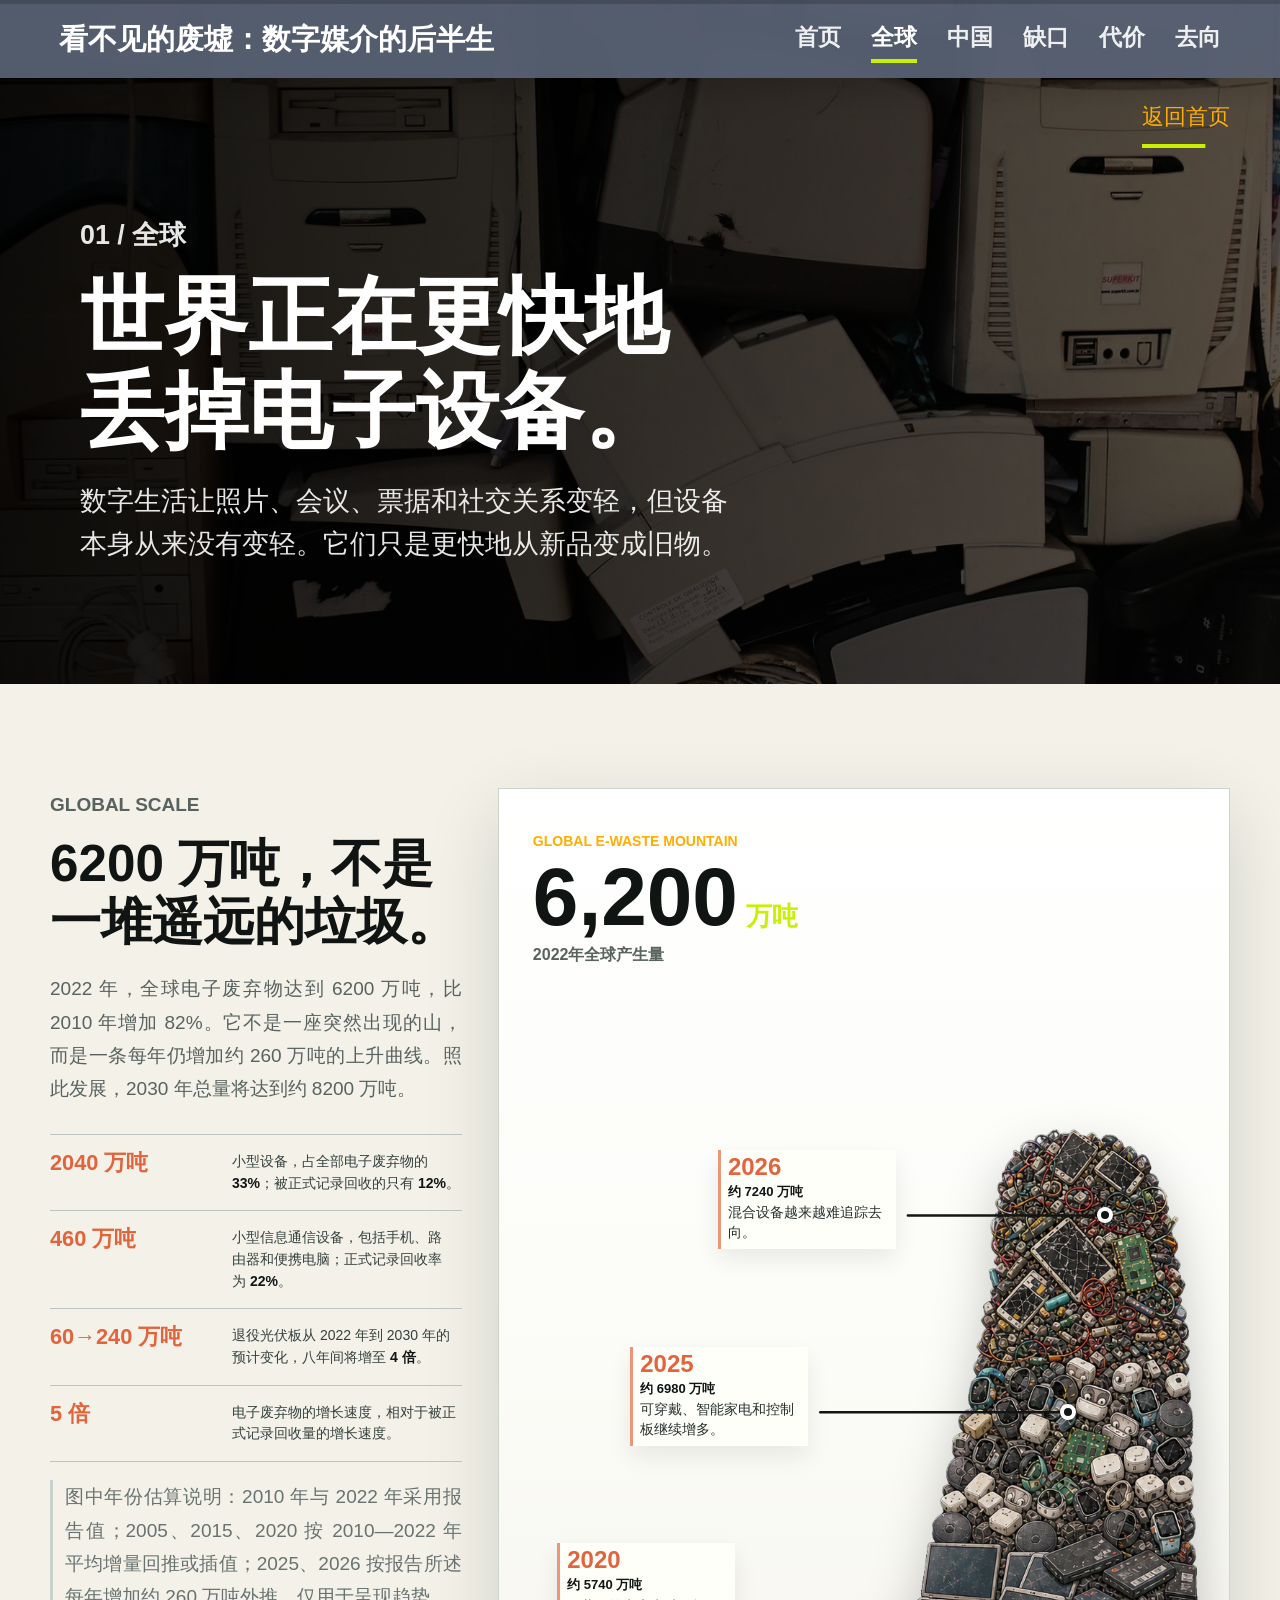
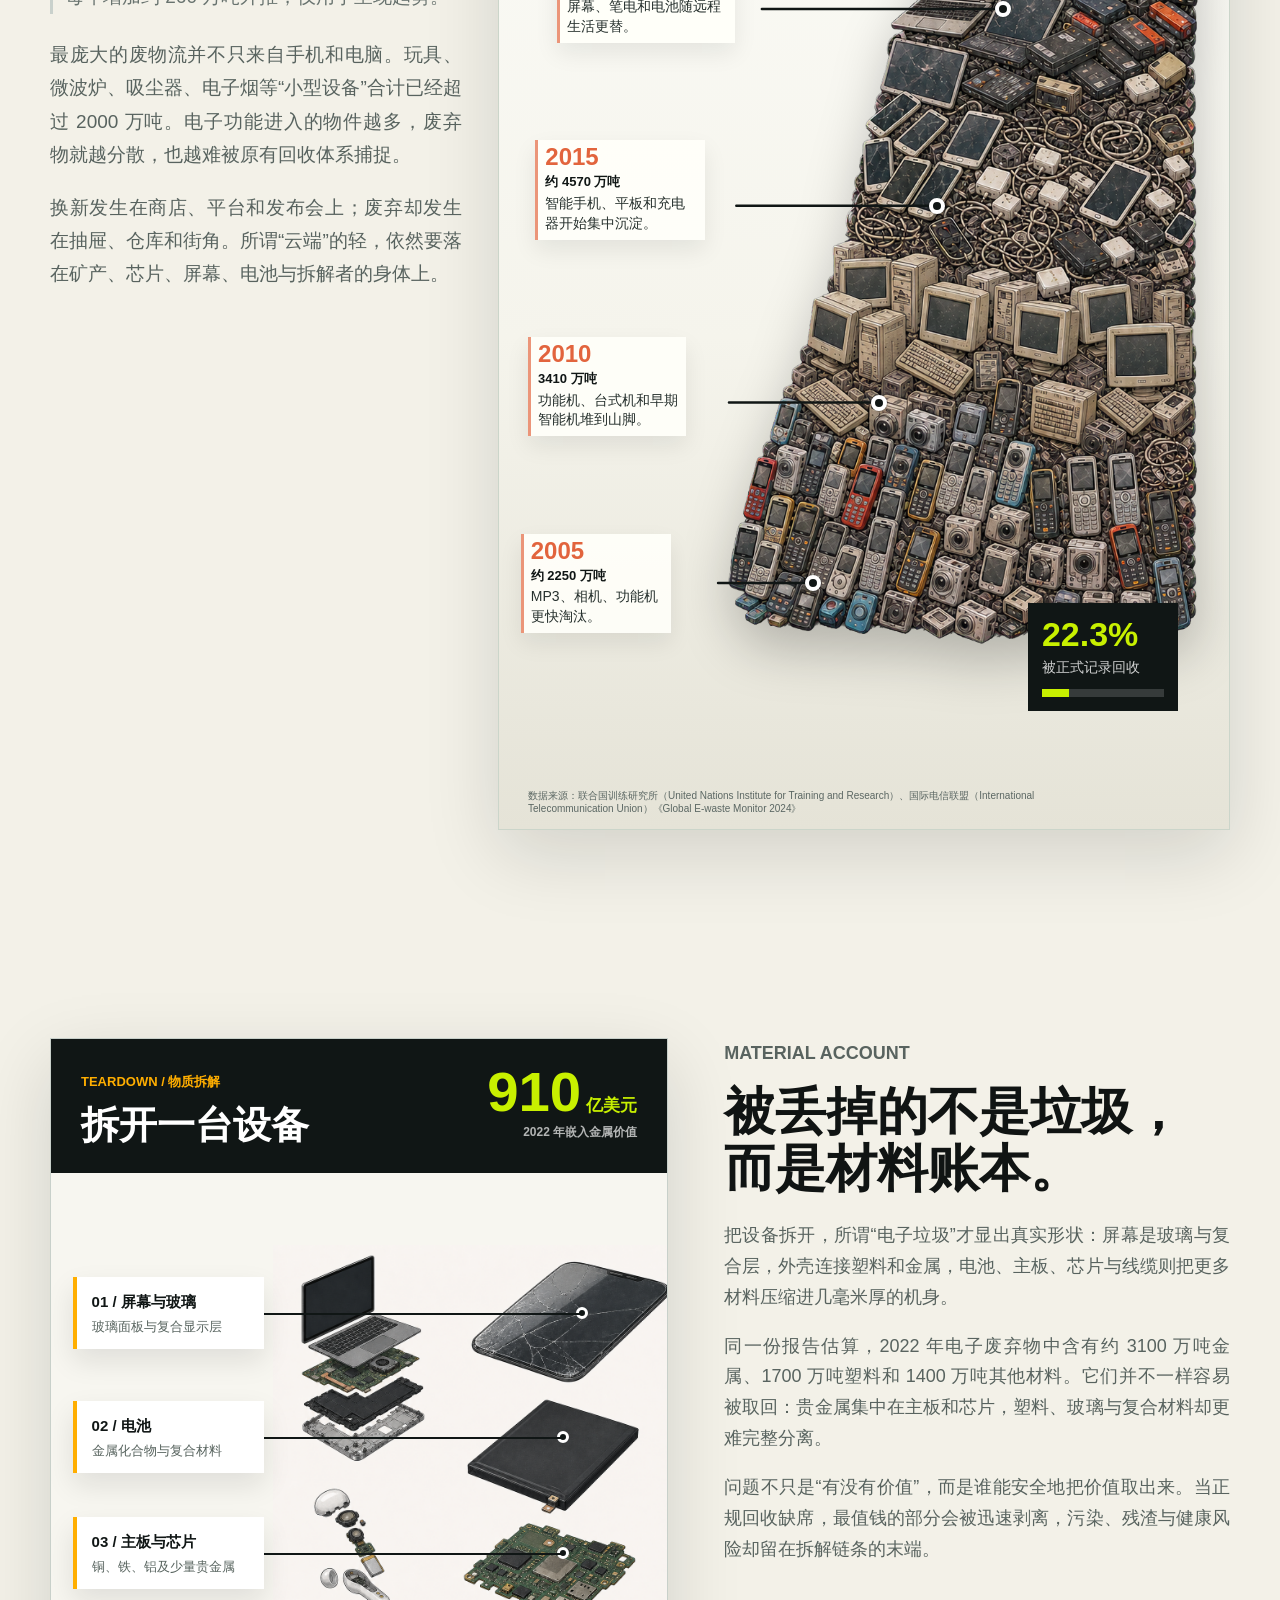
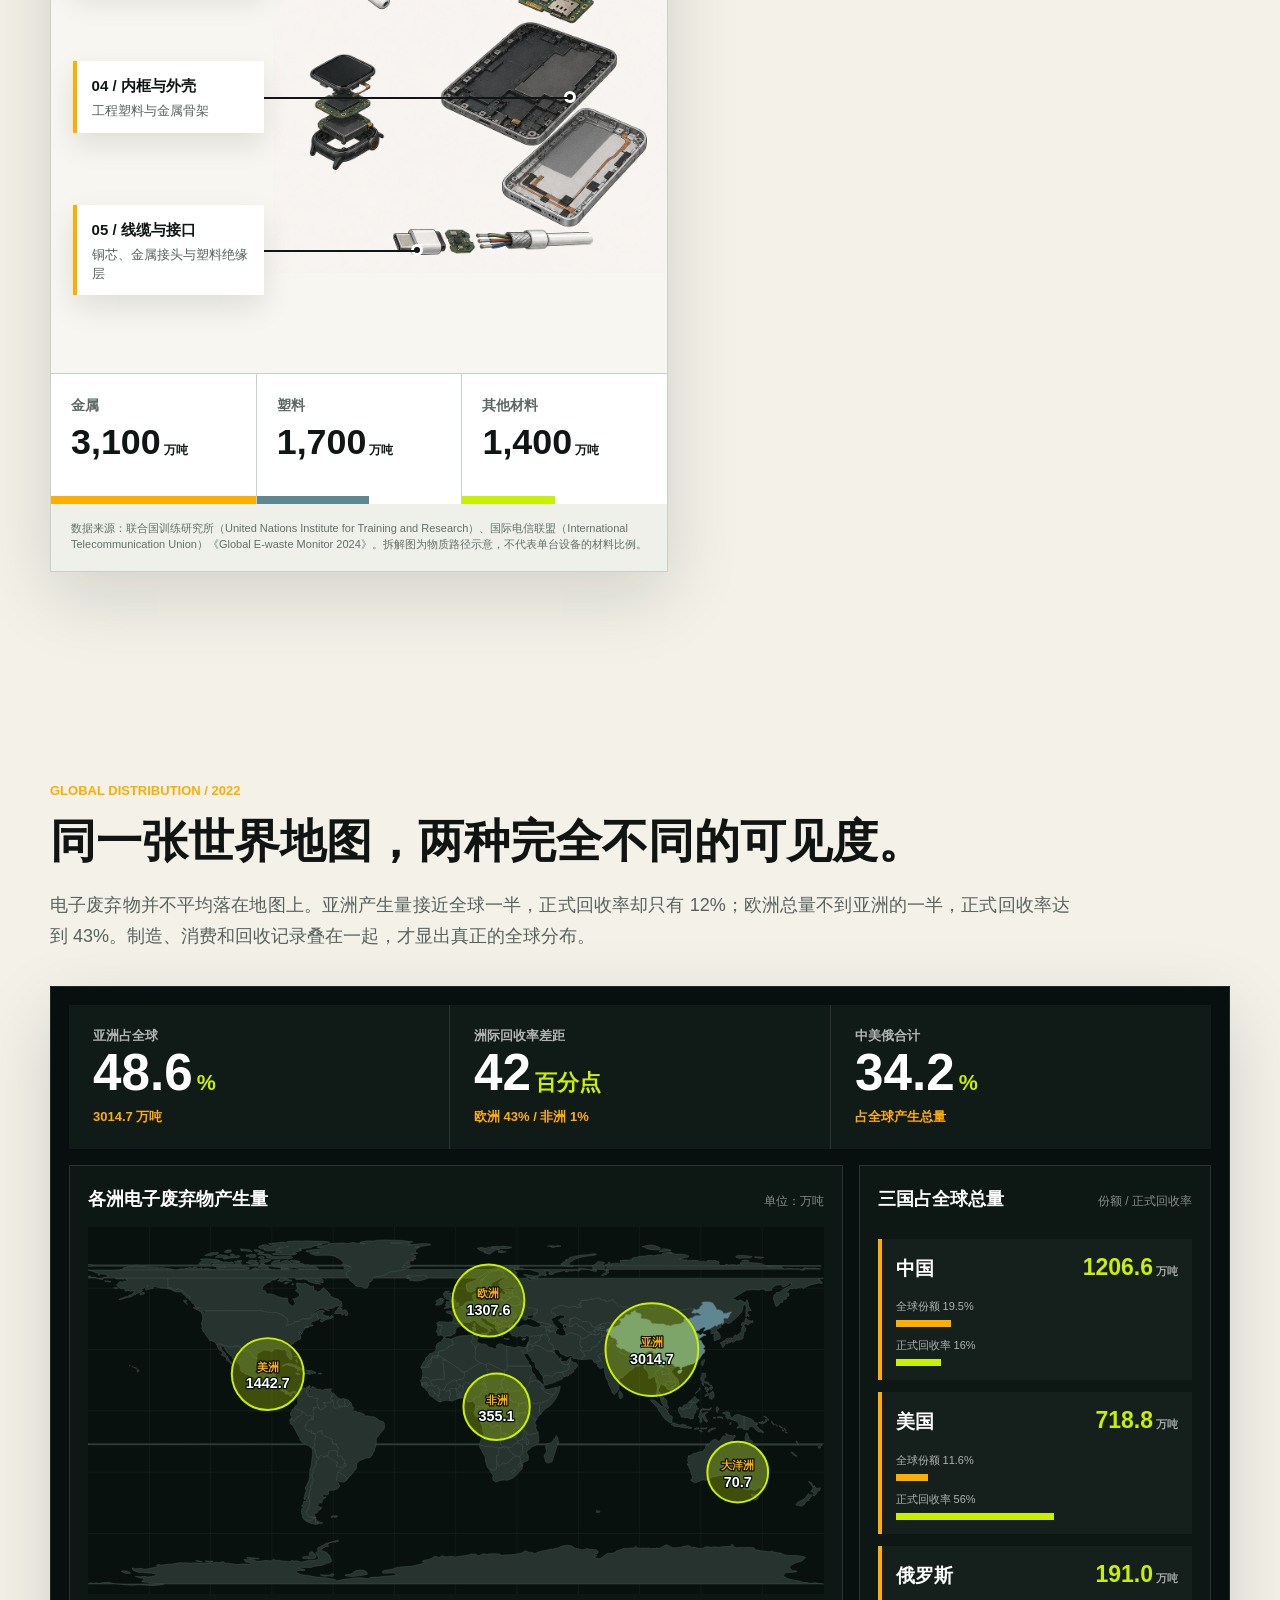
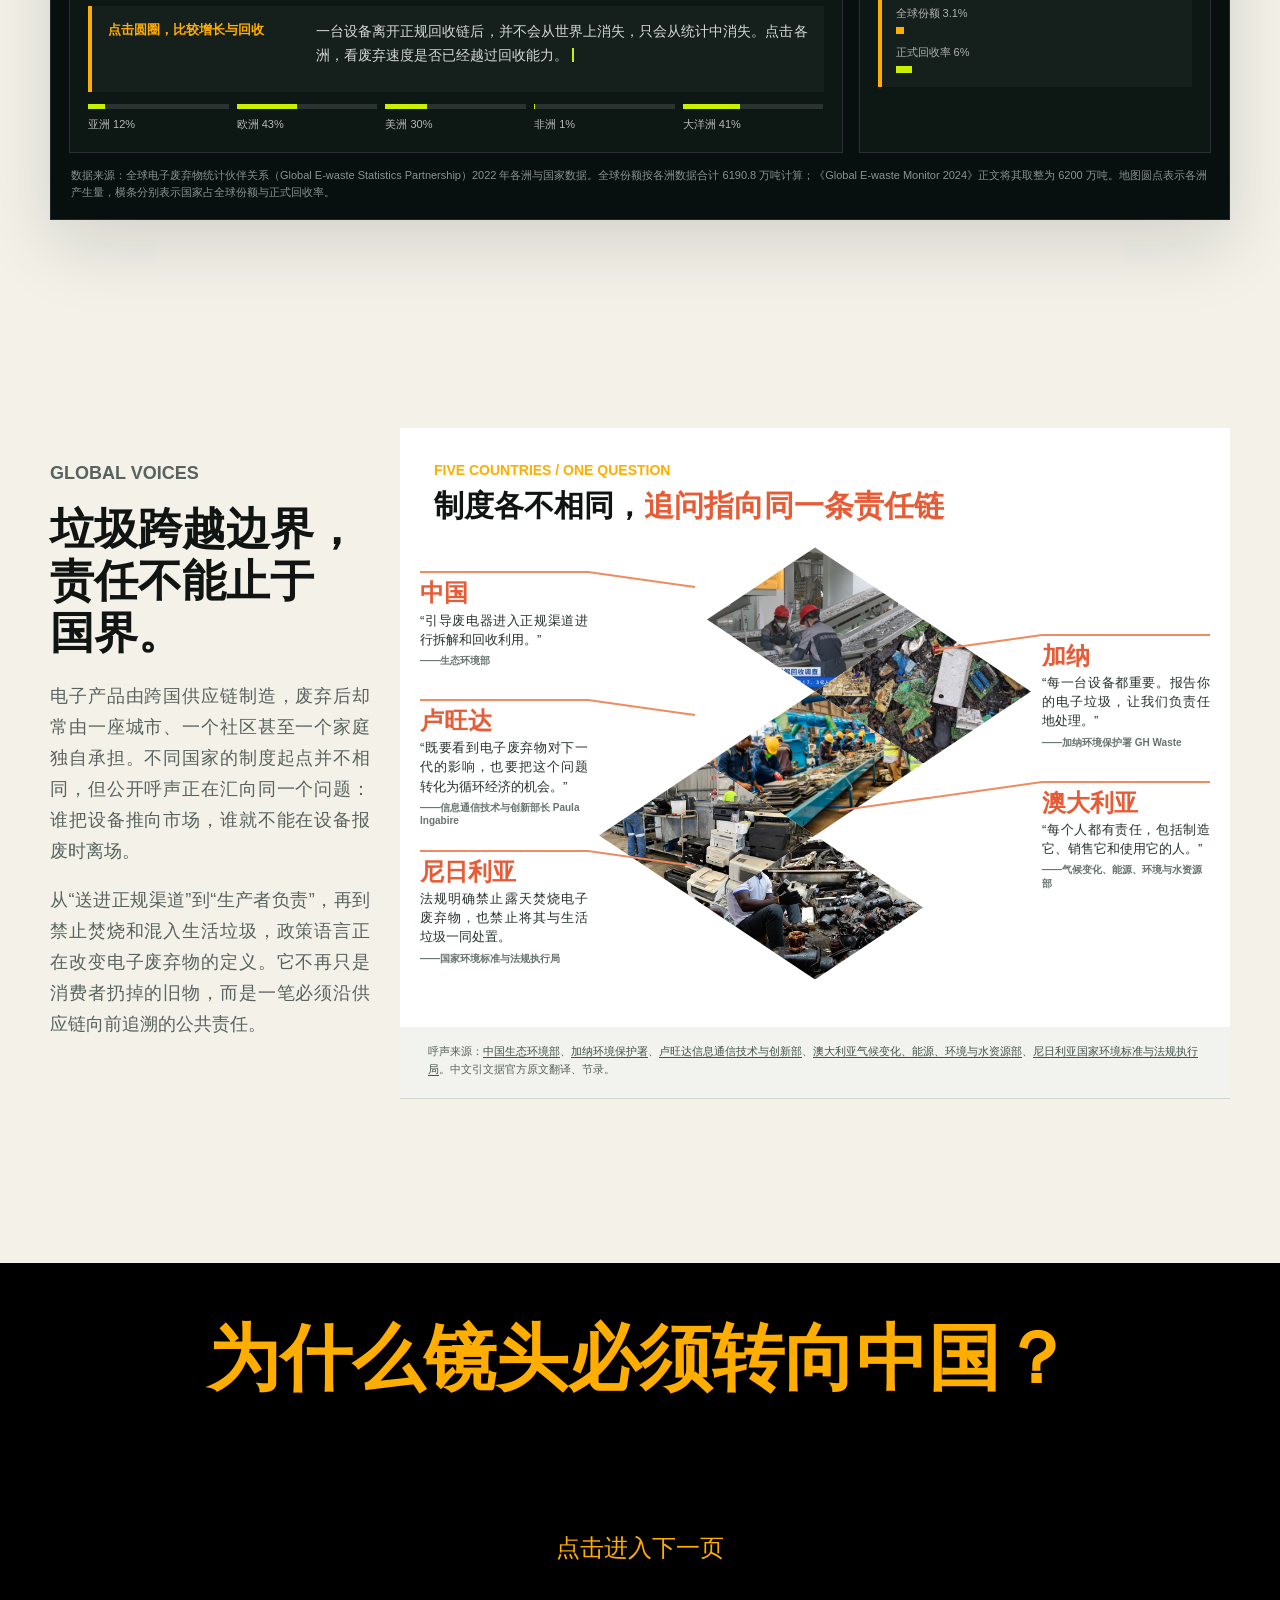
<file: global.html>
<!doctype html>
<html lang="zh-CN">
<head>
  <meta charset="utf-8">
  <meta name="viewport" content="width=device-width, initial-scale=1">
  <title>全球：每分钟增长的废弃物</title>
    <link rel="stylesheet" href="styles.css?v=20260720-57">
  <link rel="icon" href="data:,">
</head>
<body class="chapter-page">
  <div class="scroll-progress" aria-hidden="true"><span></span></div>
  <nav class="site-nav" aria-label="专题导航"><a href="index.html">首页</a><a href="global.html">全球</a><a href="china.html">中国</a><a href="missing.html">缺口</a><a href="unequal.html">代价</a><a href="afterlife.html">去向</a></nav>
  <a class="return-home" href="index.html">返回首页</a>

  <header class="page-hero page-hero--global">
    <div>
      <p class="eyebrow">01 / 全球</p>
      <h1>世界正在更快地丢掉电子设备。</h1>
      <p>数字生活让照片、会议、票据和社交关系变轻，但设备本身从来没有变轻。它们只是更快地从新品变成旧物。</p>
    </div>
  </header>

  <main>
    <section class="story-section two-col-section global-scale-section">
      <div class="text-column">
        <p class="eyebrow">Global scale</p>
        <h2>6200 万吨，不是一堆遥远的垃圾。</h2>
        <p>2022 年，全球电子废弃物达到 6200 万吨，比 2010 年增加 82%。它不是一座突然出现的山，而是一条每年仍增加约 260 万吨的上升曲线。照此发展，2030 年总量将达到约 8200 万吨。</p>
        <div class="mountain-facts" aria-label="全球电子废弃物关键数据">
          <div class="mountain-fact"><strong>2040 万吨</strong><p>小型设备，占全部电子废弃物的 <b>33%</b>；被正式记录回收的只有 <b>12%</b>。</p></div>
          <div class="mountain-fact"><strong>460 万吨</strong><p>小型信息通信设备，包括手机、路由器和便携电脑；正式记录回收率为 <b>22%</b>。</p></div>
          <div class="mountain-fact"><strong>60→240 万吨</strong><p>退役光伏板从 2022 年到 2030 年的预计变化，八年间将增至 <b>4 倍</b>。</p></div>
          <div class="mountain-fact"><strong>5 倍</strong><p>电子废弃物的增长速度，相对于被正式记录回收量的增长速度。</p></div>
        </div>
        <p class="mountain-estimate-note">图中年份估算说明：2010 年与 2022 年采用报告值；2005、2015、2020 按 2010—2022 年平均增量回推或插值；2025、2026 按报告所述每年增加约 260 万吨外推，仅用于呈现趋势。</p>
        <p>最庞大的废物流并不只来自手机和电脑。玩具、微波炉、吸尘器、电子烟等“小型设备”合计已经超过 2000 万吨。电子功能进入的物件越多，废弃物就越分散，也越难被原有回收体系捕捉。</p>
        <p>换新发生在商店、平台和发布会上；废弃却发生在抽屉、仓库和街角。所谓“云端”的轻，依然要落在矿产、芯片、屏幕、电池与拆解者的身体上。</p>
      </div>
      <div class="viz-panel global-mountain-panel">
        <div class="mountain-scene" role="img" aria-label="全球电子废弃物节点图：不同年代的手机、电脑、屏幕、电池、主板和线缆以漫画拼贴方式堆积成山；2022年全球电子废弃物达到6200万吨，比2010年增加82%；正式记录回收率为22.3%">
          <div class="mountain-title">
            <span>Global e-waste mountain</span>
            <strong><b data-count="6200">0</b><i>万吨</i></strong>
            <small>2022年全球产生量</small>
          </div>
          <div class="mountain-pieces" aria-hidden="true">
            <img class="e-waste-collage-mountain" src="assets/images/e-waste-mountain-narrow-v5.png" alt="">
          </div>
          <svg class="mountain-leaders mountain-leaders--desktop" viewBox="0 0 1000 1600" preserveAspectRatio="none" aria-hidden="true">
            <path class="leader-path leader-2005" d="M 300 1360 H 430"></path>
            <path class="leader-path leader-2010" d="M 315 1184 H 520"></path>
            <path class="leader-path leader-2015" d="M 325 992 H 600"></path>
            <path class="leader-path leader-2020" d="M 360 800 H 690"></path>
            <path class="leader-path leader-2025" d="M 440 608 H 780"></path>
            <path class="leader-path leader-2026" d="M 560 416 H 830"></path>
          </svg>
          <svg class="mountain-leaders mountain-leaders--mobile" viewBox="0 0 1000 1600" preserveAspectRatio="none" aria-hidden="true">
            <path class="leader-path leader-2005" d="M 300 1344 H 430"></path>
            <path class="leader-path leader-2010" d="M 315 1152 H 520"></path>
            <path class="leader-path leader-2015" d="M 325 960 H 600"></path>
            <path class="leader-path leader-2020" d="M 360 768 H 690"></path>
            <path class="leader-path leader-2025" d="M 440 576 H 780"></path>
            <path class="leader-path leader-2026" d="M 560 384 H 830"></path>
          </svg>
          <span class="leader-pin pin-2005" aria-hidden="true"></span>
          <span class="leader-pin pin-2010" aria-hidden="true"></span>
          <span class="leader-pin pin-2015" aria-hidden="true"></span>
          <span class="leader-pin pin-2020" aria-hidden="true"></span>
          <span class="leader-pin pin-2025" aria-hidden="true"></span>
          <span class="leader-pin pin-2026" aria-hidden="true"></span>
          <div class="mountain-callout callout-2005"><b>2005</b><em>约 2250 万吨</em><span>MP3、相机、功能机更快淘汰。</span></div>
          <div class="mountain-callout callout-2010"><b>2010</b><em>3410 万吨</em><span>功能机、台式机和早期智能机堆到山脚。</span></div>
          <div class="mountain-callout callout-2015"><b>2015</b><em>约 4570 万吨</em><span>智能手机、平板和充电器开始集中沉淀。</span></div>
          <div class="mountain-callout callout-2020"><b>2020</b><em>约 5740 万吨</em><span>屏幕、笔电和电池随远程生活更替。</span></div>
          <div class="mountain-callout callout-2025"><b>2025</b><em>约 6980 万吨</em><span>可穿戴、智能家电和控制板继续增多。</span></div>
          <div class="mountain-callout callout-2026"><b>2026</b><em>约 7240 万吨</em><span>混合设备越来越难追踪去向。</span></div>
          <div class="mountain-rate"><b>22.3%</b><span>被正式记录回收</span><i></i></div>
          <p class="mountain-source">数据来源：联合国训练研究所（United Nations Institute for Training and Research）、国际电信联盟（International Telecommunication Union）《Global E-waste Monitor 2024》</p>
        </div>
      </div>
    </section>

    <section class="story-section two-col-section reverse material-section">
      <div class="viz-panel material-lab" role="img" aria-label="电子产品拆解与全球电子废弃物材料构成示意图">
        <div class="material-lab-header">
          <div><span>TEARDOWN / 物质拆解</span><h3>拆开一台设备</h3></div>
          <strong>910<em>亿美元</em><small>2022 年嵌入金属价值</small></strong>
        </div>
        <div class="material-stage">
          <img src="assets/images/material-teardown-v2.png" alt="动漫化电子产品拆解图，展示依次下移并与五条水平标注对齐的屏幕、电池、主板、内框与线缆">
          <div class="material-step step-screen"><b>01 / 屏幕与玻璃</b><span>玻璃面板与复合显示层</span><i></i></div>
          <div class="material-step step-battery"><b>02 / 电池</b><span>金属化合物与复合材料</span><i></i></div>
          <div class="material-step step-board"><b>03 / 主板与芯片</b><span>铜、铁、铝及少量贵金属</span><i></i></div>
          <div class="material-step step-shell"><b>04 / 内框与外壳</b><span>工程塑料与金属骨架</span><i></i></div>
          <div class="material-step step-cable"><b>05 / 线缆与接口</b><span>铜芯、金属接头与塑料绝缘层</span><i></i></div>
        </div>
        <div class="material-ledger" aria-label="全球电子废弃物材料总量">
          <div class="material-ledger-item ledger-metal" style="--bar:100%"><span>金属</span><strong>3,100<em>万吨</em></strong><i></i></div>
          <div class="material-ledger-item ledger-plastic" style="--bar:55%"><span>塑料</span><strong>1,700<em>万吨</em></strong><i></i></div>
          <div class="material-ledger-item ledger-other" style="--bar:45%"><span>其他材料</span><strong>1,400<em>万吨</em></strong><i></i></div>
        </div>
        <p class="material-source">数据来源：联合国训练研究所（United Nations Institute for Training and Research）、国际电信联盟（International Telecommunication Union）《Global E-waste Monitor 2024》。拆解图为物质路径示意，不代表单台设备的材料比例。</p>
      </div>
      <div class="text-column">
        <p class="eyebrow">Material account</p>
        <h2>被丢掉的不是垃圾，而是材料账本。</h2>
        <p>把设备拆开，所谓“电子垃圾”才显出真实形状：屏幕是玻璃与复合层，外壳连接塑料和金属，电池、主板、芯片与线缆则把更多材料压缩进几毫米厚的机身。</p>
        <p>同一份报告估算，2022 年电子废弃物中含有约 3100 万吨金属、1700 万吨塑料和 1400 万吨其他材料。它们并不一样容易被取回：贵金属集中在主板和芯片，塑料、玻璃与复合材料却更难完整分离。</p>
        <p>问题不只是“有没有价值”，而是谁能安全地把价值取出来。当正规回收缺席，最值钱的部分会被迅速剥离，污染、残渣与健康风险却留在拆解链条的末端。</p>
      </div>
    </section>

    <section class="story-section global-distribution-section">
      <div class="section-title">
        <p class="eyebrow">Global distribution / 2022</p>
        <h2>同一张世界地图，两种完全不同的可见度。</h2>
        <p class="wide-text">电子废弃物并不平均落在地图上。亚洲产生量接近全球一半，正式回收率却只有 12%；欧洲总量不到亚洲的一半，正式回收率达到 43%。制造、消费和回收记录叠在一起，才显出真正的全球分布。</p>
      </div>
      <div class="ewaste-dashboard" aria-label="2022年全球电子废弃物分布数据仪表盘">
        <div class="distribution-kpis">
          <div><span>亚洲占全球</span><strong><b data-count="48.6" data-decimals="1">48.6</b><em>%</em></strong><small>3014.7 万吨</small></div>
          <div><span>洲际回收率差距</span><strong><b data-count="42">42</b><em>百分点</em></strong><small>欧洲 43% / 非洲 1%</small></div>
          <div><span>中美俄合计</span><strong><b data-count="34.2" data-decimals="1">34.2</b><em>%</em></strong><small>占全球产生总量</small></div>
        </div>
        <div class="distribution-grid">
          <div class="world-map-panel">
            <div class="dashboard-panel-title"><span>各洲电子废弃物产生量</span><small>单位：万吨</small></div>
            <div id="globalDistributionMap" class="distribution-map" role="img" aria-label="2022年全球各洲电子废弃物产生量地图"></div>
            <div class="continent-story" aria-live="polite">
              <span id="continentStoryLabel">点击圆圈，比较增长与回收</span>
              <p id="continentStoryText">一台设备离开正规回收链后，并不会从世界上消失，只会从统计中消失。点击各洲，看废弃速度是否已经越过回收能力。</p>
            </div>
            <div class="continent-legend" aria-label="各洲电子废弃物正式回收率">
              <span><i style="--rate:12%"></i>亚洲 12%</span>
              <span><i style="--rate:43%"></i>欧洲 43%</span>
              <span><i style="--rate:30%"></i>美洲 30%</span>
              <span><i style="--rate:1%"></i>非洲 1%</span>
              <span><i style="--rate:41%"></i>大洋洲 41%</span>
            </div>
          </div>
          <div class="country-share-panel">
            <div class="dashboard-panel-title"><span>三国占全球总量</span><small>份额 / 正式回收率</small></div>
            <article class="country-share-card" style="--share:19.5%;--collection:16%">
              <header><b>中国</b><strong>1206.6<em>万吨</em></strong></header>
              <div><span>全球份额 19.5%</span><i class="share-bar"></i></div>
              <div><span>正式回收率 16%</span><i class="collection-bar"></i></div>
            </article>
            <article class="country-share-card" style="--share:11.6%;--collection:56%">
              <header><b>美国</b><strong>718.8<em>万吨</em></strong></header>
              <div><span>全球份额 11.6%</span><i class="share-bar"></i></div>
              <div><span>正式回收率 56%</span><i class="collection-bar"></i></div>
            </article>
            <article class="country-share-card" style="--share:3.1%;--collection:6%">
              <header><b>俄罗斯</b><strong>191.0<em>万吨</em></strong></header>
              <div><span>全球份额 3.1%</span><i class="share-bar"></i></div>
              <div><span>正式回收率 6%</span><i class="collection-bar"></i></div>
            </article>
          </div>
        </div>
        <p class="dashboard-source">数据来源：全球电子废弃物统计伙伴关系（Global E-waste Statistics Partnership）2022 年各洲与国家数据。全球份额按各洲数据合计 6190.8 万吨计算；《Global E-waste Monitor 2024》正文将其取整为 6200 万吨。地图圆点表示各洲产生量，横条分别表示国家占全球份额与正式回收率。</p>
      </div>
    </section>

    <section id="voices" class="story-section two-col-section voices-section">
      <div class="text-column">
        <p class="eyebrow">Global voices</p>
        <h2 class="voices-lede-title">垃圾跨越边界，<br>责任不能止于<br>国界。</h2>
        <p>电子产品由跨国供应链制造，废弃后却常由一座城市、一个社区甚至一个家庭独自承担。不同国家的制度起点并不相同，但公开呼声正在汇向同一个问题：谁把设备推向市场，谁就不能在设备报废时离场。</p>
        <p>从“送进正规渠道”到“生产者负责”，再到禁止焚烧和混入生活垃圾，政策语言正在改变电子废弃物的定义。它不再只是消费者扔掉的旧物，而是一笔必须沿供应链向前追溯的公共责任。</p>
      </div>
      <figure class="voices-graphic" aria-label="中国、加纳、卢旺达、澳大利亚和尼日利亚政府及监管机构关于电子废弃物治理的公开呼声">
        <div class="voices-graphic-head">
          <span>FIVE COUNTRIES / ONE QUESTION</span>
          <b>制度各不相同，<em>追问指向同一条责任链</em></b>
        </div>
        <div class="voices-photo-path">
          <article class="voice-step voice-step--china">
            <div class="voice-callout voice-callout--left">
              <strong>中国</strong>
              <p>“引导废电器进入正规渠道进行拆解和回收利用。”</p>
              <span>——生态环境部</span>
            </div>
            <div class="voice-diamond"><img src="assets/images/voice-china.jpg" alt="中国电子废弃物拆解回收现场的分拣工人"></div>
          </article>
          <article class="voice-step voice-step--ghana">
            <div class="voice-diamond"><img src="assets/images/voice-ghana.jpg" alt="加纳阿博布罗西的废弃电路板与电子废弃物"></div>
            <div class="voice-callout voice-callout--right">
              <strong>加纳</strong>
              <p>“每一台设备都重要。报告你的电子垃圾，让我们负责任地处理。”</p>
              <span>——加纳环境保护署 GH Waste</span>
            </div>
          </article>
          <article class="voice-step voice-step--rwanda">
            <div class="voice-callout voice-callout--left">
              <strong>卢旺达</strong>
              <p>“既要看到电子废弃物对下一代的影响，也要把这个问题转化为循环经济的机会。”</p>
              <span>——信息通信技术与创新部长 Paula Ingabire</span>
            </div>
            <div class="voice-diamond"><img src="assets/images/voice-rwanda.jpg" alt="卢旺达布格塞拉电子废弃物处理厂的分拣线"></div>
          </article>
          <article class="voice-step voice-step--australia">
            <div class="voice-diamond"><img src="assets/images/voice-australia.jpg" alt="澳大利亚西澳大利亚州电子废弃物回收工厂"></div>
            <div class="voice-callout voice-callout--right">
              <strong>澳大利亚</strong>
              <p>“每个人都有责任，包括制造它、销售它和使用它的人。”</p>
              <span>——气候变化、能源、环境与水资源部</span>
            </div>
          </article>
          <article class="voice-step voice-step--nigeria">
            <div class="voice-callout voice-callout--left">
              <strong>尼日利亚</strong>
              <p>法规明确禁止露天焚烧电子废弃物，也禁止将其与生活垃圾一同处置。</p>
              <span>——国家环境标准与法规执行局</span>
            </div>
            <div class="voice-diamond"><img src="assets/images/voice-nigeria.jpg" alt="尼日利亚拉各斯的非正规电子废弃物拆解现场"></div>
          </article>
        </div>
        <figcaption>呼声来源：<a href="https://www.mee.gov.cn/ywdt/zbft/202602/t20260227_1144967.shtml" target="_blank" rel="noreferrer">中国生态环境部</a>、<a href="https://ehpmp.epa.gov.gh/gh-wasteapp/" target="_blank" rel="noreferrer">加纳环境保护署</a>、<a href="https://www.minict.gov.rw/news-detail/rwanda-launches-campaign-to-boost-e-waste-collection-and-recycling" target="_blank" rel="noreferrer">卢旺达信息通信技术与创新部</a>、<a href="https://www.dcceew.gov.au/environment/protection/waste/e-waste" target="_blank" rel="noreferrer">澳大利亚气候变化、能源、环境与水资源部</a>、<a href="https://nesrea.gov.ng/wp-content/uploads/2025/05/Electrical_Electronics.pdf" target="_blank" rel="noreferrer">尼日利亚国家环境标准与法规执行局</a>。中文引文据官方原文翻译、节录。</figcaption>
      </figure>
    </section>

    <a class="next-gate" href="china.html"><span>为什么镜头必须转向中国？</span><small>点击进入下一页</small></a>
  </main>
    <script src="script.js?v=20260720-57"></script>
</body>
</html>
</file>
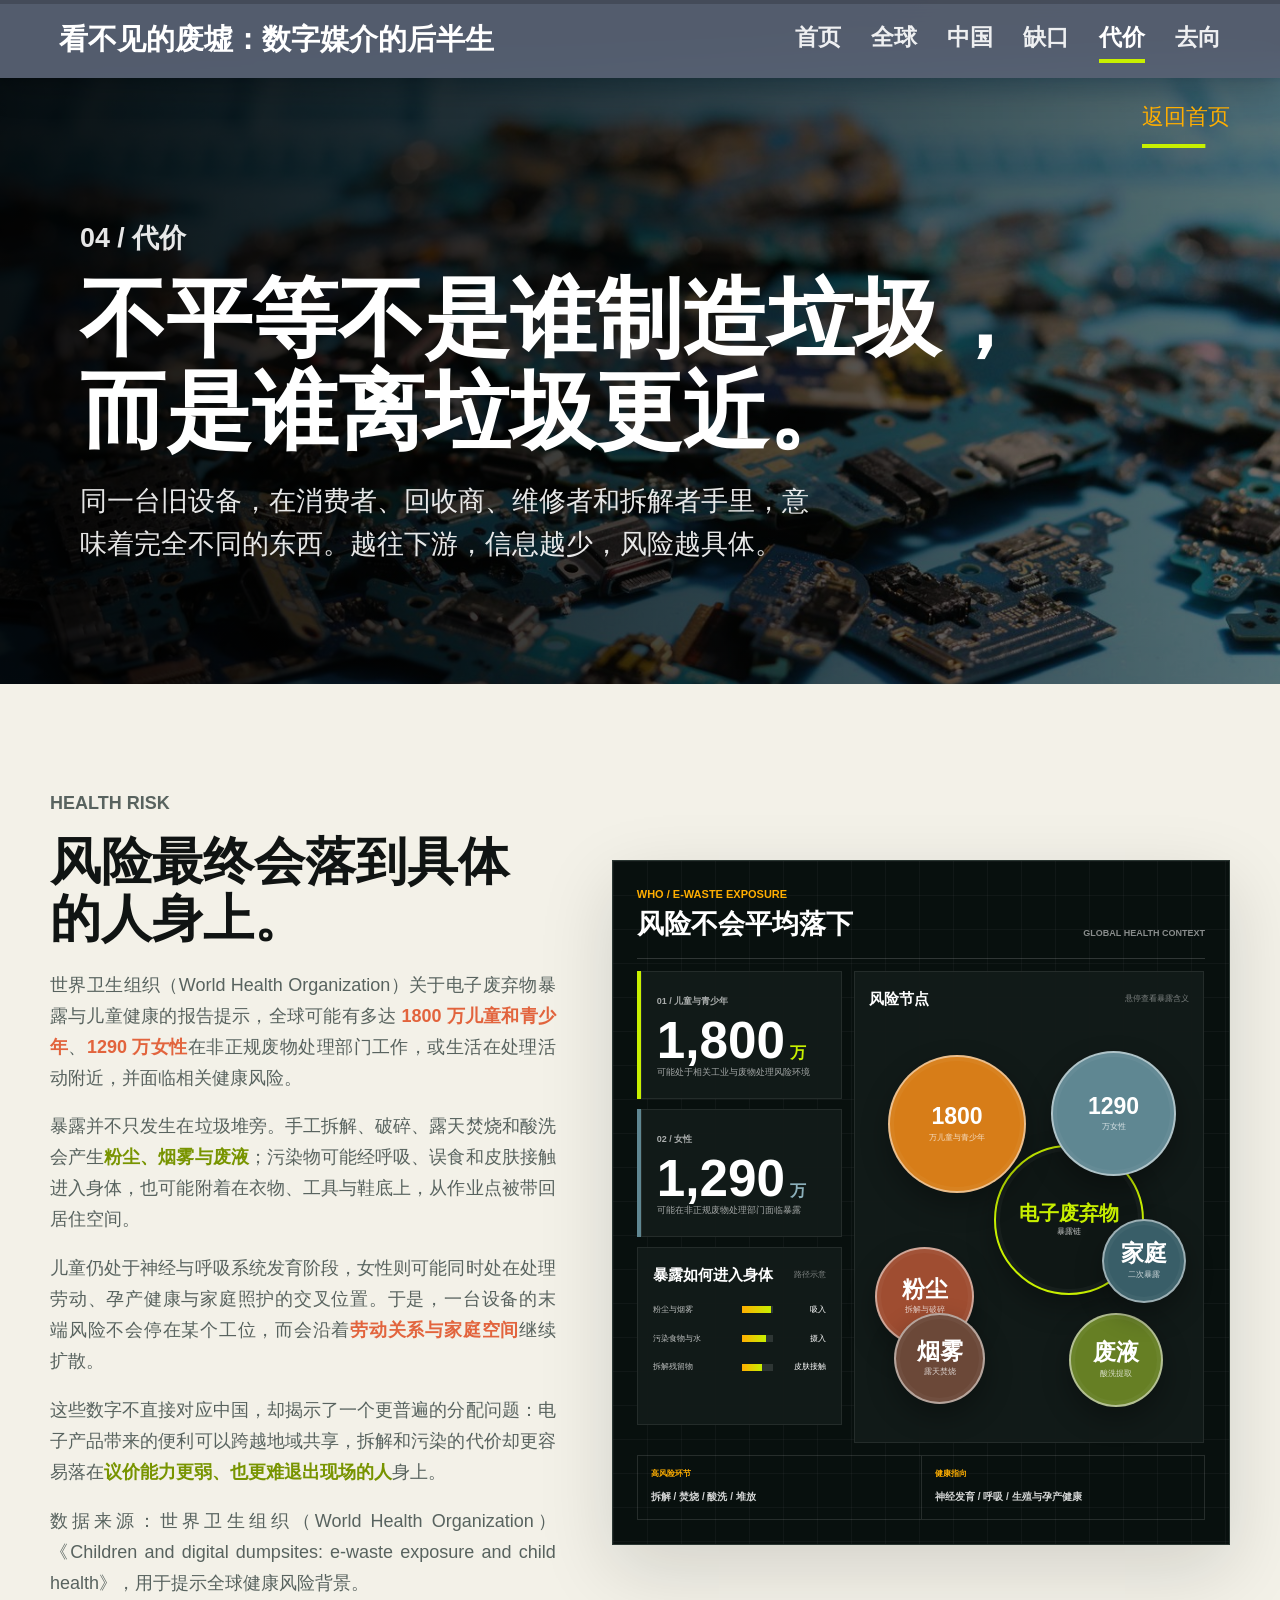
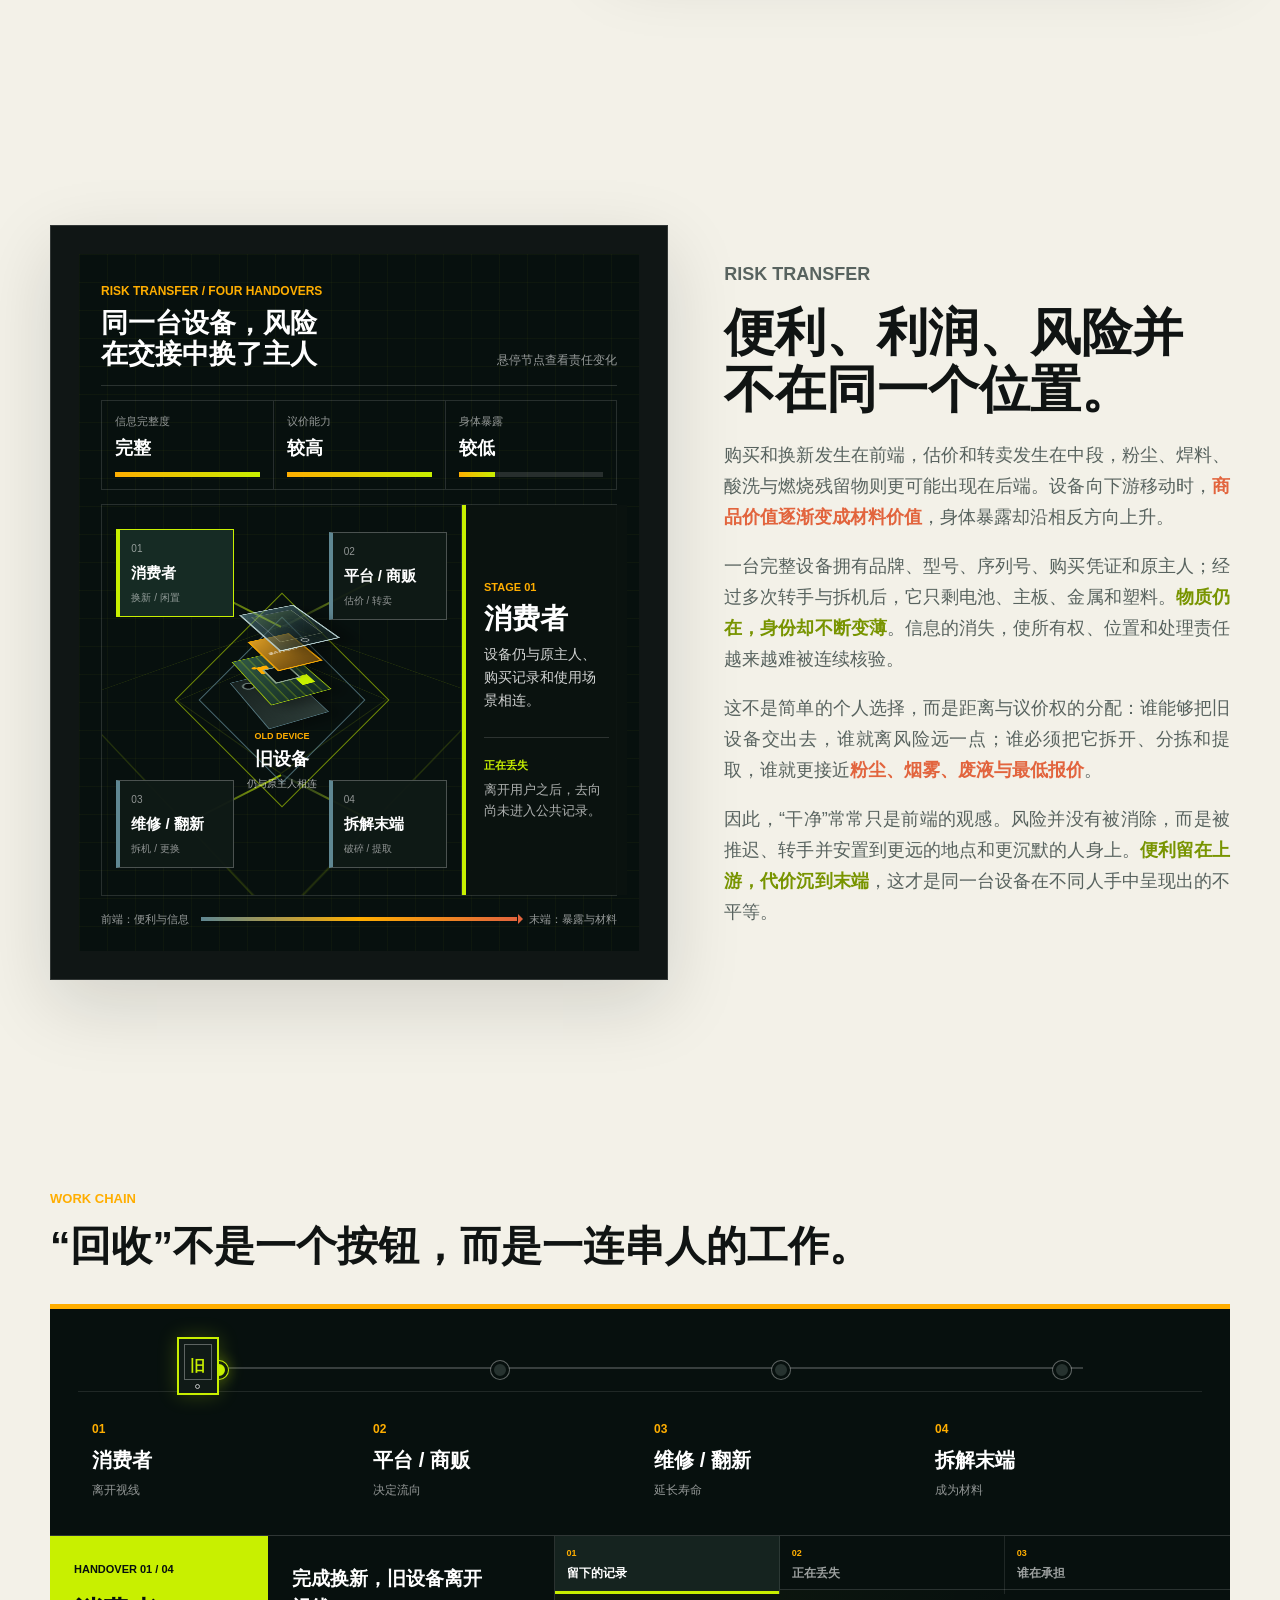
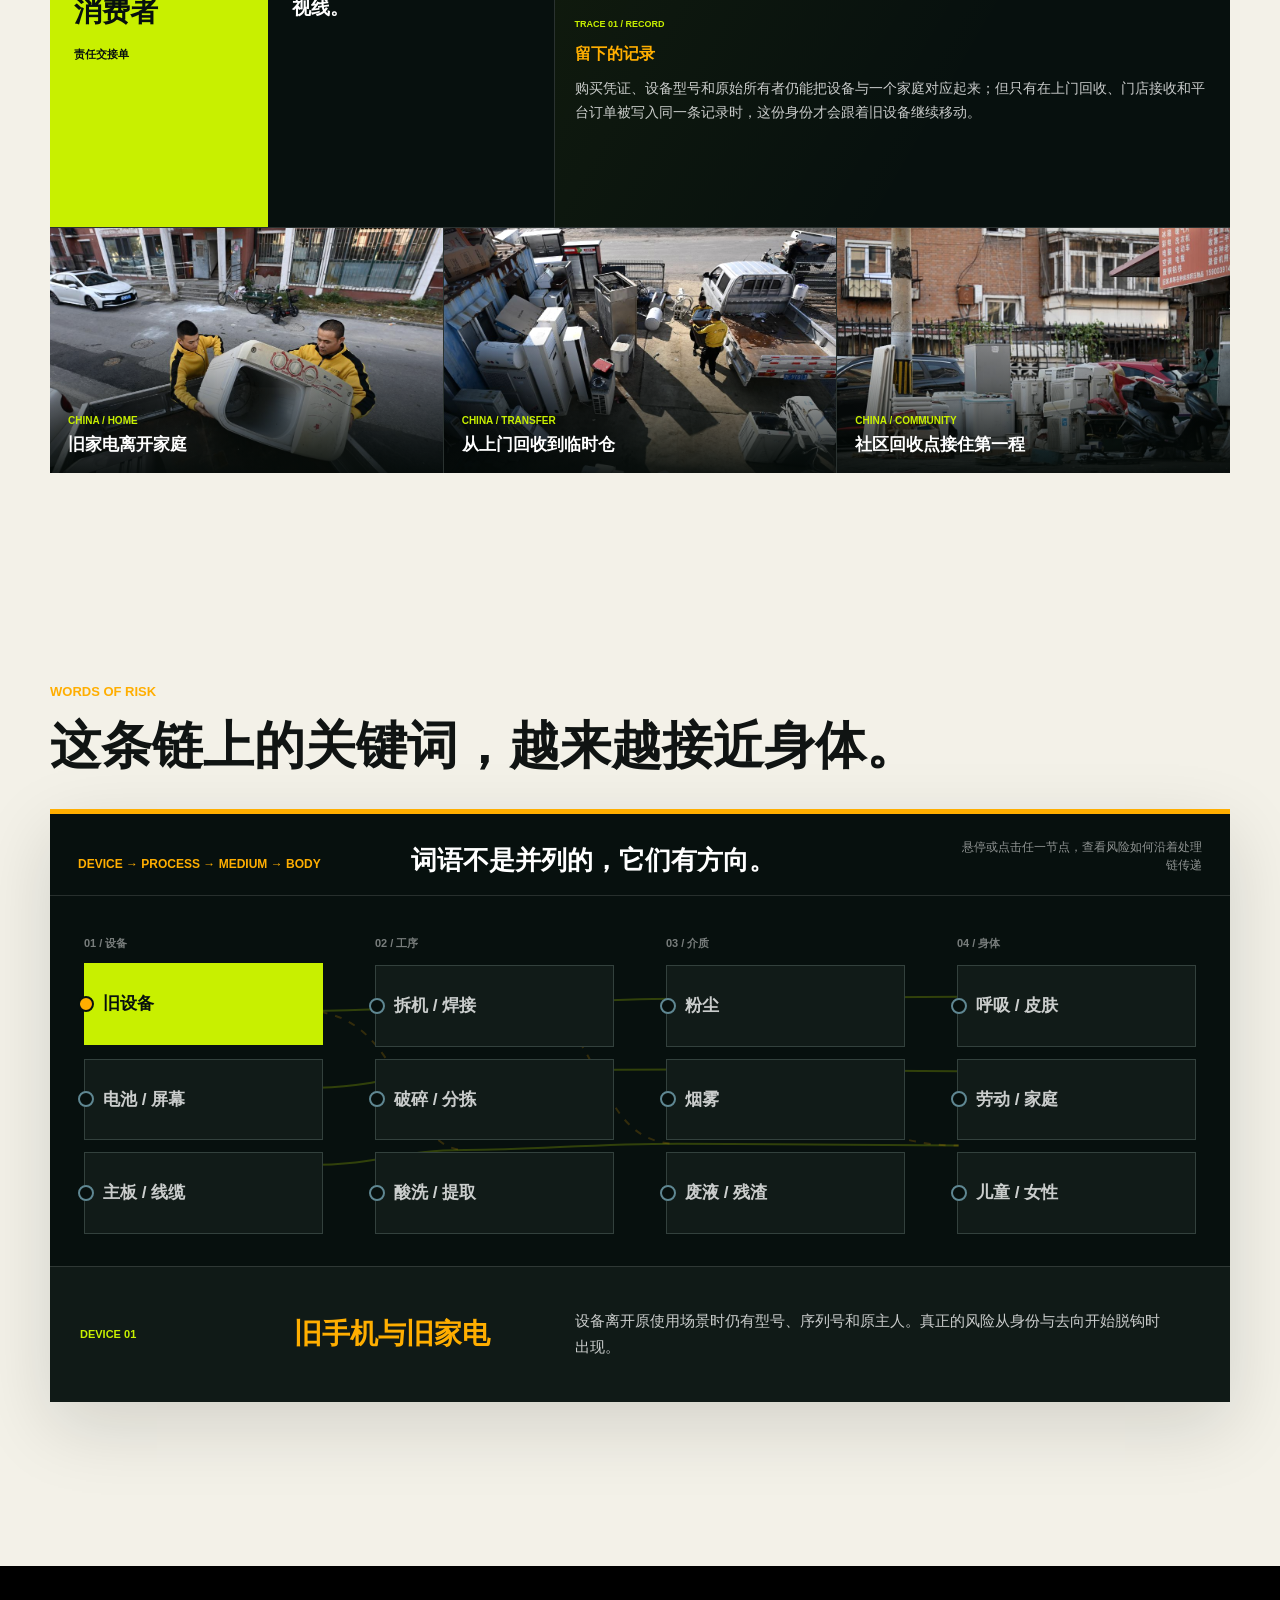
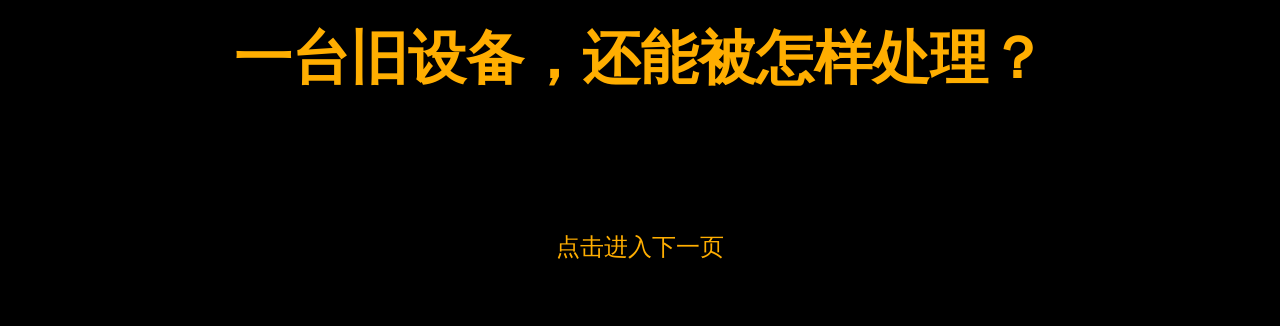
<file: unequal.html>
<!doctype html>
<html lang="zh-CN">
<head>
  <meta charset="utf-8">
  <meta name="viewport" content="width=device-width, initial-scale=1">
  <title>代价：谁离垃圾更近</title>
    <link rel="stylesheet" href="styles.css?v=20260720-57">
  <link rel="icon" href="data:,">
</head>
<body class="chapter-page unequal-page">
  <div class="scroll-progress" aria-hidden="true"><span></span></div>
  <nav class="site-nav" aria-label="专题导航"><a href="index.html">首页</a><a href="global.html">全球</a><a href="china.html">中国</a><a href="missing.html">缺口</a><a href="unequal.html">代价</a><a href="afterlife.html">去向</a></nav>
  <a class="return-home" href="index.html">返回首页</a>

  <header class="page-hero page-hero--unequal">
    <div>
      <p class="eyebrow">04 / 代价</p>
      <h1><span>不平等不是谁制造垃圾，</span><span>而是谁离垃圾更近。</span></h1>
      <p>同一台旧设备，在消费者、回收商、维修者和拆解者手里，意味着完全不同的东西。越往下游，信息越少，风险越具体。</p>
    </div>
  </header>

  <main>
    <section id="health-risk" class="story-section two-col-section">
      <div class="text-column">
        <p class="eyebrow">Health risk</p>
        <h2 class="health-risk-title"><span>风险最终会落到具体</span><span>的人身上。</span></h2>
        <p>世界卫生组织（World Health Organization）关于电子废弃物暴露与儿童健康的报告提示，全球可能有多达 <strong class="cost-key">1800 万儿童和青少年</strong>、<strong class="cost-key">1290 万女性</strong>在非正规废物处理部门工作，或生活在处理活动附近，并面临相关健康风险。</p>
        <p>暴露并不只发生在垃圾堆旁。手工拆解、破碎、露天焚烧和酸洗会产生<strong class="cost-key cost-key--green">粉尘、烟雾与废液</strong>；污染物可能经呼吸、误食和皮肤接触进入身体，也可能附着在衣物、工具与鞋底上，从作业点被带回居住空间。</p>
        <p>儿童仍处于神经与呼吸系统发育阶段，女性则可能同时处在处理劳动、孕产健康与家庭照护的交叉位置。于是，一台设备的末端风险不会停在某个工位，而会沿着<strong class="cost-key">劳动关系与家庭空间</strong>继续扩散。</p>
        <p>这些数字不直接对应中国，却揭示了一个更普遍的分配问题：电子产品带来的便利可以跨越地域共享，拆解和污染的代价却更容易落在<strong class="cost-key cost-key--green">议价能力更弱、也更难退出现场的人</strong>身上。</p>
        <p class="source-note">数据来源：世界卫生组织（World Health Organization）《Children and digital dumpsites: e-waste exposure and child health》，用于提示全球健康风险背景。</p>
      </div>
      <div class="viz-panel viz-panel--dark health-risk-panel">
        <div class="health-risk-dashboard" role="group" aria-label="世界卫生组织电子废弃物健康风险看板：全球多达1800万儿童和青少年、1290万女性可能面临相关暴露风险，并呈现拆解、焚烧、酸洗和堆放等暴露节点">
          <div class="health-dashboard-head">
            <div><span>WHO / E-WASTE EXPOSURE</span><h3>风险不会平均落下</h3></div>
            <small>GLOBAL HEALTH CONTEXT</small>
          </div>
          <div class="health-dashboard-grid">
            <div class="health-kpi-column">
              <article class="health-kpi health-kpi--child">
                <span>01 / 儿童与青少年</span>
                <p><strong data-count="1800">0</strong><em>万</em></p>
                <small>可能处于相关工业与废物处理风险环境</small>
              </article>
              <article class="health-kpi health-kpi--women">
                <span>02 / 女性</span>
                <p><strong data-count="1290">0</strong><em>万</em></p>
                <small>可能在非正规废物处理部门面临暴露</small>
              </article>
              <div class="health-path-panel">
                <div class="health-subhead"><strong>暴露如何进入身体</strong><small>路径示意</small></div>
                <div class="health-path-row"><span>粉尘与烟雾</span><i style="--path: 92%"></i><em>吸入</em></div>
                <div class="health-path-row"><span>污染食物与水</span><i style="--path: 76%"></i><em>摄入</em></div>
                <div class="health-path-row"><span>拆解残留物</span><i style="--path: 64%"></i><em>皮肤接触</em></div>
              </div>
            </div>
            <div class="health-bubble-panel">
              <div class="health-subhead"><strong>风险节点</strong><small>悬停查看暴露含义</small></div>
              <div class="health-bubble-field">
                <button class="health-bubble health-bubble--core" type="button"><b>电子废弃物</b><span>暴露链</span><i>风险沿拆解、焚烧与材料流动扩散，而不是停在一台设备上。</i></button>
                <button class="health-bubble health-bubble--child" type="button"><b>1800</b><span>万儿童与青少年</span><i>成长阶段更容易受到铅、汞等污染物对神经与呼吸系统的影响。</i></button>
                <button class="health-bubble health-bubble--women" type="button"><b>1290</b><span>万女性</span><i>非正规处理劳动与家庭照护空间可能重叠，暴露也可能被带回家庭。</i></button>
                <button class="health-bubble health-bubble--dust" type="button"><b>粉尘</b><span>拆解与破碎</span><i>细颗粒可携带铅、镉和阻燃剂，经呼吸进入身体。</i></button>
                <button class="health-bubble health-bubble--burn" type="button"><b>烟雾</b><span>露天焚烧</span><i>低温燃烧会释放复杂污染物，影响工人和周边社区。</i></button>
                <button class="health-bubble health-bubble--acid" type="button"><b>废液</b><span>酸洗提取</span><i>金属提取产生的废液可能污染土壤与水体，并形成持续接触。</i></button>
                <button class="health-bubble health-bubble--home" type="button"><b>家庭</b><span>二次暴露</span><i>沾附在衣物和工具上的污染物，可能从作业点进入居住空间。</i></button>
              </div>
            </div>
          </div>
          <div class="health-dashboard-foot">
            <div><span>高风险环节</span><b>拆解 / 焚烧 / 酸洗 / 堆放</b></div>
            <div><span>健康指向</span><b>神经发育 / 呼吸 / 生殖与孕产健康</b></div>
          </div>
        </div>
      </div>
    </section>

    <section class="story-section two-col-section reverse risk-transfer-section">
      <div class="viz-panel viz-panel--dark risk-transfer-panel">
        <div class="risk-transfer-board" id="riskTransferBoard" role="group" aria-label="电子废弃物风险转移交互看板，悬停四个流转节点可查看信息、议价权与身体暴露如何变化">
          <header class="risk-transfer-head">
            <div><span>RISK TRANSFER / FOUR HANDOVERS</span><h3>同一台设备，风险在交接中换了主人</h3></div>
            <small>悬停节点查看责任变化</small>
          </header>
          <div class="risk-transfer-kpis" aria-live="polite">
            <div><span>信息完整度</span><strong id="riskInfoValue">完整</strong><i id="riskInfoMeter" style="--level: 4"></i></div>
            <div><span>议价能力</span><strong id="riskPowerValue">较高</strong><i id="riskPowerMeter" style="--level: 4"></i></div>
            <div><span>身体暴露</span><strong id="riskExposureValue">较低</strong><i id="riskExposureMeter" style="--level: 1"></i></div>
          </div>
          <div class="risk-transfer-main">
            <div class="risk-transfer-map" aria-label="旧设备流经消费者、平台商贩、维修翻新和拆解末端的示意图">
              <span class="risk-map-grid" aria-hidden="true"></span>
              <span class="risk-map-link risk-map-link--one" aria-hidden="true"></span>
              <span class="risk-map-link risk-map-link--two" aria-hidden="true"></span>
              <span class="risk-map-link risk-map-link--three" aria-hidden="true"></span>
              <span class="risk-map-link risk-map-link--four" aria-hidden="true"></span>
              <button class="risk-stage is-active risk-stage--consumer" type="button" data-index="0" data-info="完整" data-power="较高" data-exposure="较低" data-info-level="4" data-power-level="4" data-exposure-level="1" data-summary="设备仍与原主人、购买记录和使用场景相连。" data-loss="离开用户之后，去向尚未进入公共记录。"><span>01</span><b>消费者</b><small>换新 / 闲置</small></button>
              <button class="risk-stage risk-stage--market" type="button" data-index="1" data-info="部分" data-power="中高" data-exposure="较低" data-info-level="3" data-power-level="3" data-exposure-level="1" data-summary="估价、收货与转卖决定设备进入维修、再售还是回收。" data-loss="多次转手会让所有权与设备位置开始断裂。"><span>02</span><b>平台 / 商贩</b><small>估价 / 转卖</small></button>
              <button class="risk-stage risk-stage--repair" type="button" data-index="2" data-info="片段" data-power="中等" data-exposure="上升" data-info-level="2" data-power-level="2" data-exposure-level="3" data-summary="维修延长寿命，也开始接触电池、焊料和破损部件。" data-loss="翻新记录、零件来源和材料去向往往彼此分离。"><span>03</span><b>维修 / 翻新</b><small>拆机 / 更换</small></button>
              <button class="risk-stage risk-stage--end" type="button" data-index="3" data-info="稀薄" data-power="较低" data-exposure="很高" data-info-level="1" data-power-level="1" data-exposure-level="4" data-summary="末端劳动者面对粉尘、烟雾、废液和危险材料。" data-loss="设备身份几乎消失，只剩等待分拣和出售的材料。"><span>04</span><b>拆解末端</b><small>破碎 / 提取</small></button>
              <div class="risk-device-core" aria-hidden="true">
                <div class="risk-device-shell">
                  <i class="risk-device-layer risk-device-layer--back"></i>
                  <i class="risk-device-layer risk-device-layer--board"></i>
                  <i class="risk-device-layer risk-device-layer--battery"></i>
                  <i class="risk-device-layer risk-device-layer--glass"></i>
                </div>
                <span>OLD DEVICE</span><strong>旧设备</strong><small id="riskCoreHint">仍与原主人相连</small>
              </div>
            </div>
            <aside class="risk-transfer-readout" aria-live="polite">
              <span id="riskStageNumber">STAGE 01</span>
              <strong id="riskStageTitle">消费者</strong>
              <p id="riskStageSummary">设备仍与原主人、购买记录和使用场景相连。</p>
              <dl><dt>正在丢失</dt><dd id="riskStageLoss">离开用户之后，去向尚未进入公共记录。</dd></dl>
            </aside>
          </div>
          <div class="risk-transfer-scale"><span>前端：便利与信息</span><i></i><span>末端：暴露与材料</span></div>
        </div>
      </div>
      <div class="text-column">
        <p class="eyebrow">Risk transfer</p>
        <h2>便利、利润、风险并不在同一个位置。</h2>
        <p>购买和换新发生在前端，估价和转卖发生在中段，粉尘、焊料、酸洗与燃烧残留物则更可能出现在后端。设备向下游移动时，<strong class="cost-key">商品价值逐渐变成材料价值</strong>，身体暴露却沿相反方向上升。</p>
        <p>一台完整设备拥有品牌、型号、序列号、购买凭证和原主人；经过多次转手与拆机后，它只剩电池、主板、金属和塑料。<strong class="cost-key cost-key--green">物质仍在，身份却不断变薄</strong>。信息的消失，使所有权、位置和处理责任越来越难被连续核验。</p>
        <p>这不是简单的个人选择，而是距离与议价权的分配：谁能够把旧设备交出去，谁就离风险远一点；谁必须把它拆开、分拣和提取，谁就更接近<strong class="cost-key">粉尘、烟雾、废液与最低报价</strong>。</p>
        <p>因此，“干净”常常只是前端的观感。风险并没有被消除，而是被推迟、转手并安置到更远的地点和更沉默的人身上。<strong class="cost-key cost-key--green">便利留在上游，代价沉到末端</strong>，这才是同一台设备在不同人手中呈现出的不平等。</p>
      </div>
    </section>

    <section class="story-section">
      <div class="section-title work-chain-title"><p class="eyebrow">Work chain</p><h2>“回收”不是一个按钮，而是一连串人的工作。</h2></div>
      <div class="custody-ledger" id="custodyLedger" style="--stage: 0" aria-label="旧设备责任交接轨道，悬停节点查看每次交接留下与丢失的信息">
        <div class="custody-track" role="tablist" aria-label="责任交接阶段">
          <span class="custody-line" aria-hidden="true"></span><span class="custody-progress" aria-hidden="true"></span>
          <div class="custody-device" aria-hidden="true"><i></i><b>旧</b></div>
          <button class="custody-stop is-active" type="button" role="tab" aria-selected="true" data-index="0" data-title="消费者" data-action="完成换新，旧设备离开视线。"><span>01</span><strong>消费者</strong><small>离开视线</small></button>
          <button class="custody-stop" type="button" role="tab" aria-selected="false" data-index="1" data-title="平台 / 商贩" data-action="估价、收货、转卖，决定下一站。"><span>02</span><strong>平台 / 商贩</strong><small>决定流向</small></button>
          <button class="custody-stop" type="button" role="tab" aria-selected="false" data-index="2" data-title="维修 / 翻新者" data-action="拆机、更换零件，让设备重新进入市场。"><span>03</span><strong>维修 / 翻新</strong><small>延长寿命</small></button>
          <button class="custody-stop" type="button" role="tab" aria-selected="false" data-index="3" data-title="拆解末端" data-action="破碎、分拣、提取，让设备变成材料。"><span>04</span><strong>拆解末端</strong><small>成为材料</small></button>
        </div>
        <div class="custody-receipt" aria-live="polite">
          <div class="custody-receipt-head"><span id="custodyIndex">HANDOVER 01 / 04</span><b id="custodyTitle">消费者</b><small>责任交接单</small></div>
          <p id="custodyAction">完成换新，旧设备离开视线。</p>
          <div class="custody-lens">
            <div class="custody-lens-tabs" role="tablist" aria-label="查看本次交接的记录、缺失与责任">
              <button class="custody-lens-tab is-active" type="button" role="tab" aria-selected="true" data-lens="record"><span>01</span><b>留下的记录</b></button>
              <button class="custody-lens-tab" type="button" role="tab" aria-selected="false" data-lens="missing"><span>02</span><b>正在丢失</b></button>
              <button class="custody-lens-tab" type="button" role="tab" aria-selected="false" data-lens="cost"><span>03</span><b>谁在承担</b></button>
            </div>
            <div class="custody-lens-panel" role="tabpanel">
              <span id="custodyLensCode">TRACE 01 / RECORD</span>
              <strong id="custodyLensTitle">留下的记录</strong>
              <p id="custodyLensText">购买凭证、设备型号和原始所有者仍能把设备与一个家庭对应起来；但只有在上门回收、门店接收和平台订单被写入同一条记录时，这份身份才会跟着旧设备继续移动。</p>
            </div>
          </div>
        </div>
        <div class="custody-gallery" id="custodyGallery" aria-live="polite" aria-label="当前交接阶段的中国现场照片">
          <figure class="custody-gallery-item">
            <img id="custodyGalleryImage0" src="assets/images/custody-consumer-01-china.jpg" alt="天津社区工作人员从居民家中搬出废旧洗衣机" loading="lazy" decoding="async">
            <figcaption><span id="custodyGalleryKicker0">CHINA / HOME</span><strong id="custodyGalleryTitle0">旧家电离开家庭</strong></figcaption>
          </figure>
          <figure class="custody-gallery-item">
            <img id="custodyGalleryImage1" src="assets/images/custody-consumer-02-china.jpg" alt="工作人员将回收的旧家电运往临时仓储点" loading="lazy" decoding="async">
            <figcaption><span id="custodyGalleryKicker1">CHINA / TRANSFER</span><strong id="custodyGalleryTitle1">从上门回收到临时仓</strong></figcaption>
          </figure>
          <figure class="custody-gallery-item">
            <img id="custodyGalleryImage2" src="assets/images/custody-consumer-03-china.jpg" alt="天津居民社区设置的废旧家电回收点" loading="lazy" decoding="async">
            <figcaption><span id="custodyGalleryKicker2">CHINA / COMMUNITY</span><strong id="custodyGalleryTitle2">社区回收点接住第一程</strong></figcaption>
          </figure>
        </div>
      </div>
    </section>

    <section class="story-section">
      <div class="section-title"><p class="eyebrow">Words of risk</p><h2>这条链上的关键词，越来越接近身体。</h2></div>
      <div class="risk-lexicon" id="riskLexicon" aria-label="从旧设备到身体暴露的风险词谱">
        <div class="risk-lexicon-head"><span>DEVICE → PROCESS → MEDIUM → BODY</span><strong>词语不是并列的，它们有方向。</strong><small>悬停或点击任一节点，查看风险如何沿着处理链传递</small></div>
        <div class="risk-lexicon-flow">
          <svg class="risk-lexicon-lines" viewBox="0 0 1000 330" preserveAspectRatio="none" aria-hidden="true">
            <path d="M185 78 C260 78 270 72 335 72 S455 64 535 64 S680 62 800 62"/>
            <path d="M185 165 C260 165 270 145 335 145 S455 144 535 144 S680 146 800 146"/>
            <path d="M185 252 C260 252 270 235 335 235 S455 228 535 228 S680 230 800 230"/>
            <path d="M185 78 C280 78 275 235 335 235 M385 72 C470 72 450 228 535 228 M585 144 C680 144 690 230 800 230"/>
          </svg>
          <div class="risk-lexicon-column"><span>01 / 设备</span><button class="risk-term is-active" type="button" data-code="DEVICE 01" data-title="旧手机与旧家电" data-text="设备离开原使用场景时仍有型号、序列号和原主人。真正的风险从身份与去向开始脱钩时出现。">旧设备</button><button class="risk-term" type="button" data-code="DEVICE 02" data-title="电池与屏幕" data-text="体积更小、价值更分散的部件更容易脱离整机记录，进入混合收运或无票据交易。">电池 / 屏幕</button><button class="risk-term" type="button" data-code="DEVICE 03" data-title="主板与线缆" data-text="主板和线缆拥有可回收金属，也夹带阻燃剂、焊料与塑料；材料价值与处理风险从此并存。">主板 / 线缆</button></div>
          <div class="risk-lexicon-column"><span>02 / 工序</span><button class="risk-term" type="button" data-code="PROCESS 01" data-title="拆机与焊接" data-text="拆机使设备身份变成零件批次；焊接和加热则把固态材料转化为更容易吸入的烟雾。">拆机 / 焊接</button><button class="risk-term" type="button" data-code="PROCESS 02" data-title="破碎与分拣" data-text="破碎提高材料分离效率，也制造细小粉尘；分拣越依赖手工，暴露越贴近工人的呼吸与皮肤。">破碎 / 分拣</button><button class="risk-term" type="button" data-code="PROCESS 03" data-title="酸洗与提取" data-text="湿法提取把金属从部件中分离，却可能产生腐蚀性废液。没有封闭系统与末端处理，污染会离开工位进入水土。">酸洗 / 提取</button></div>
          <div class="risk-lexicon-column"><span>03 / 介质</span><button class="risk-term" type="button" data-code="MEDIUM 01" data-title="粉尘" data-text="粉尘不是抽象污染物，而是破碎、打磨和分选时贴近呼吸区的颗粒，也是风险进入身体最快的路径之一。">粉尘</button><button class="risk-term" type="button" data-code="MEDIUM 02" data-title="烟雾" data-text="加热、焊接和不规范燃烧让材料进入空气。前端看不见的处理过程，在末端变成可吸入的烟雾。">烟雾</button><button class="risk-term" type="button" data-code="MEDIUM 03" data-title="废液与残渣" data-text="酸洗液、清洗液和不能再利用的残渣若缺少连续记录，风险会从厂内转移到排水、土壤与周边社区。">废液 / 残渣</button></div>
          <div class="risk-lexicon-column"><span>04 / 身体</span><button class="risk-term" type="button" data-code="BODY 01" data-title="呼吸与皮肤" data-text="风险首先落到具体接触者身上：谁拆开、谁打磨、谁清洗，谁就更接近吸入与皮肤接触。">呼吸 / 皮肤</button><button class="risk-term" type="button" data-code="BODY 02" data-title="劳动者与家庭" data-text="工作场所与居住空间相邻时，风险不会在下班后停止。工作服、尘埃与废料可能把暴露带回家庭。">劳动 / 家庭</button><button class="risk-term" type="button" data-code="BODY 03" data-title="儿童与女性" data-text="世界卫生组织特别提示儿童和女性在非正规处理部门及周边环境中的暴露风险；代价常由议价权更低的人承担。">儿童 / 女性</button></div>
        </div>
        <div class="risk-lexicon-readout" aria-live="polite"><span id="riskLexiconCode">DEVICE 01</span><strong id="riskLexiconTitle">旧手机与旧家电</strong><p id="riskLexiconText">设备离开原使用场景时仍有型号、序列号和原主人。真正的风险从身份与去向开始脱钩时出现。</p></div>
      </div>
    </section>

    <a class="next-gate" href="afterlife.html"><span>一台旧设备，还能被怎样处理？</span><small>点击进入下一页</small></a>
  </main>
    <script src="script.js?v=20260720-57"></script>
</body>
</html>
</file>
<file: styles.css>
:root {
  --ink: #101413;
  --muted: #58635f;
  --paper: #f3f1e8;
  --paper-2: #e7ebe1;
  --white: #ffffff;
  --line: #cfd6cc;
  --dark: #050706;
  --dark-soft: #101615;
  --green: #c8f000;
  --orange: #ffae00;
  --steel: #5f8792;
  --red: #e2643d;
  --blue: #2f5f7c;
  --shadow: 0 24px 70px rgba(16, 20, 19, .14);
}


/* Cost chapter: matched hero scale and a denser health-risk dashboard. */
.unequal-page .page-hero--unequal h1 {
  max-width: 1120px;
  font-size: clamp(46px, 6.75vw, 98px);
  line-height: 1.08;
}
.unequal-page .page-hero--unequal h1 span { display: block; white-space: nowrap; }
.missing-page .missing-dashboard-section .text-column h2 {
  width: 100%;
  font-size: clamp(30px, 3.05vw, 42px);
  line-height: 1.14;
}
.missing-page .missing-dashboard-section .text-column h2 span {
  display: block;
  white-space: nowrap;
  text-align: justify;
  text-align-last: justify;
}
.missing-page .text-column mark {
  padding: 0 .1em;
  color: #e65c37;
  background: transparent;
  font-weight: 900;
}
.health-risk-panel.viz-panel {
  padding: 0;
  overflow: visible;
  background: #08100e;
  border-color: #2b3733;
}
.health-risk-dashboard {
  min-height: 650px;
  padding: 24px;
  color: #fff;
  background-color: #08100e;
  background-image: linear-gradient(rgba(255,255,255,.035) 1px, transparent 1px), linear-gradient(90deg, rgba(255,255,255,.035) 1px, transparent 1px);
  background-size: 34px 34px;
}
.health-dashboard-head {
  display: flex;
  align-items: end;
  justify-content: space-between;
  gap: 18px;
  padding-bottom: 17px;
  border-bottom: 1px solid rgba(255,255,255,.16);
}
.health-dashboard-head span {
  display: block;
  color: var(--orange);
  font-size: 11px;
  font-weight: 900;
}
.health-dashboard-head h3 {
  margin: 4px 0 0;
  color: #fff;
  font-size: 27px;
}
.health-dashboard-head > small {
  color: rgba(255,255,255,.52);
  font-size: 9px;
  font-weight: 800;
}
.health-dashboard-grid {
  display: grid;
  grid-template-columns: minmax(205px, .78fr) minmax(350px, 1.22fr);
  gap: 12px;
  margin-top: 12px;
}
.health-kpi-column { display: grid; gap: 10px; align-content: start; }
.health-kpi {
  min-width: 0;
  min-height: 128px;
  padding: 14px 16px;
  background: rgba(18,27,24,.96);
  border-left: 4px solid var(--green);
  box-shadow: inset 0 0 0 1px rgba(255,255,255,.08);
}
.health-kpi--women { border-left-color: var(--steel); }
.health-kpi > span {
  color: rgba(255,255,255,.64);
  font-size: 9px;
  font-weight: 900;
}
.health-kpi p { display: flex; align-items: baseline; gap: 5px; margin: 2px 0 0; }
.health-kpi strong {
  color: #fff;
  font-size: clamp(43px, 4vw, 62px);
  line-height: 1;
  font-variant-numeric: tabular-nums;
}
.health-kpi em { color: var(--green); font-size: 16px; font-style: normal; font-weight: 900; }
.health-kpi--women em { color: #8cb0bb; }
.health-kpi > small { display: block; color: rgba(255,255,255,.62); font-size: 9px; line-height: 1.5; }
.health-path-panel {
  min-height: 178px;
  padding: 15px 16px;
  background: rgba(18,27,24,.96);
  box-shadow: inset 0 0 0 1px rgba(255,255,255,.08);
}
.health-subhead { display: flex; justify-content: space-between; gap: 10px; align-items: center; }
.health-subhead strong { color: #fff; font-size: 15px; }
.health-subhead small { color: rgba(255,255,255,.46); font-size: 8px; }
.health-path-row {
  display: grid;
  grid-template-columns: 82px minmax(0, 1fr) 46px;
  gap: 7px;
  align-items: center;
  margin-top: 15px;
}
.health-path-row span, .health-path-row em { color: rgba(255,255,255,.72); font-size: 8px; font-style: normal; }
.health-path-row em { color: #fff; text-align: right; }
.health-path-row i { position: relative; height: 7px; overflow: hidden; background: rgba(255,255,255,.12); }
.health-path-row i::after {
  content: "";
  position: absolute;
  inset: 0 auto 0 0;
  width: var(--path);
  background: linear-gradient(90deg, var(--orange), var(--green));
  transform: scaleX(0);
  transform-origin: left;
  animation: health-path-in 1.1s .25s forwards cubic-bezier(.2,.75,.2,1);
}
.health-bubble-panel {
  min-width: 0;
  min-height: 456px;
  padding: 15px;
  background: rgba(18,27,24,.96);
  box-shadow: inset 0 0 0 1px rgba(255,255,255,.08);
}
.health-bubble-field { position: relative; min-height: 410px; margin-top: 6px; }
.health-bubble {
  position: absolute;
  display: grid;
  align-content: center;
  justify-items: center;
  aspect-ratio: 1;
  padding: 8px;
  color: #fff;
  background: #24312d;
  border: 2px solid rgba(255,255,255,.5);
  border-radius: 50%;
  box-shadow: 0 12px 28px rgba(0,0,0,.32), inset 0 0 0 4px rgba(255,255,255,.035);
  cursor: help;
  transform: scale(.88);
  opacity: 0;
  animation: health-bubble-in .7s forwards cubic-bezier(.2,.8,.2,1);
  transition: transform .24s ease, filter .24s ease, border-color .24s ease;
}
.health-bubble b { font-size: clamp(15px, 1.8vw, 25px); line-height: 1; }
.health-bubble span { margin-top: 4px; color: rgba(255,255,255,.76); font-size: 8px; line-height: 1.25; text-align: center; }
.health-bubble i {
  position: absolute;
  left: 50%;
  top: calc(100% + 7px);
  z-index: 12;
  width: 190px;
  padding: 9px 10px;
  color: rgba(255,255,255,.88);
  background: #050a09;
  border-left: 3px solid var(--green);
  font-size: 9px;
  font-style: normal;
  line-height: 1.55;
  text-align: left;
  pointer-events: none;
  opacity: 0;
  transform: translate(-50%, -4px);
  transition: opacity .2s ease, transform .2s ease;
}
.health-bubble:hover, .health-bubble:focus { z-index: 10; border-color: #fff; filter: brightness(1.18); outline: none; transform: scale(1.1); }
.health-bubble:hover i, .health-bubble:focus i { opacity: 1; transform: translate(-50%, 0); }
.health-bubble--core { left: 39%; top: 31%; width: 150px; background: #0f1715; border-color: var(--green); animation-delay: .08s; }
.health-bubble--core b { color: var(--green); font-size: 20px; }
.health-bubble--child { left: 6%; top: 9%; width: 138px; background: #d77d18; animation-delay: .16s; }
.health-bubble--women { right: 4%; top: 8%; width: 125px; background: #5f8792; animation-delay: .23s; }
.health-bubble--dust { left: 2%; top: 56%; width: 99px; background: #9f4d31; animation-delay: .30s; }
.health-bubble--burn { left: 8%; top: 72%; width: 91px; background: #6b4838; animation-delay: .37s; }
.health-bubble--acid { right: 8%; top: 72%; width: 94px; background: #667f24; animation-delay: .44s; }
.health-bubble--home { right: 1%; top: 49%; width: 84px; background: #395e68; animation-delay: .51s; }
.health-bubble--burn i, .health-bubble--acid i { top: auto; bottom: calc(100% + 7px); }
.health-bubble--women i, .health-bubble--home i { left: auto; right: 0; transform: translate(0, -4px); }
.health-bubble--women:hover i, .health-bubble--women:focus i,
.health-bubble--home:hover i, .health-bubble--home:focus i { transform: translate(0, 0); }
.health-dashboard-foot {
  display: grid;
  grid-template-columns: 1fr 1fr;
  margin-top: 12px;
  border: 1px solid rgba(255,255,255,.12);
}
.health-dashboard-foot > div { min-width: 0; padding: 11px 13px; }
.health-dashboard-foot > div + div { border-left: 1px solid rgba(255,255,255,.12); }
.health-dashboard-foot span { display: block; color: var(--orange); font-size: 8px; font-weight: 900; }
.health-dashboard-foot b { color: rgba(255,255,255,.82); font-size: 10px; }
@keyframes health-path-in { to { transform: scaleX(1); } }
@keyframes health-bubble-in { to { opacity: 1; transform: scale(1); } }

@media (max-width: 1100px) {
  .health-dashboard-grid { grid-template-columns: 1fr; }
  .health-kpi-column { grid-template-columns: 1fr 1fr; }
  .health-path-panel { grid-column: 1 / -1; }
}
@media (max-width: 620px) {
  .unequal-page .page-hero--unequal h1 { font-size: clamp(42px, 12.5vw, 58px); }
  .unequal-page .page-hero--unequal h1 span { white-space: normal; }
  .missing-page .missing-dashboard-section .text-column h2 { font-size: 35px; }
  .missing-page .missing-dashboard-section .text-column h2 span {
    white-space: normal;
    text-align: left;
    text-align-last: auto;
  }
  .health-risk-dashboard { min-height: 0; padding: 14px; }
  .health-dashboard-head { align-items: flex-start; flex-direction: column; gap: 3px; }
  .health-dashboard-head h3 { font-size: 23px; }
  .health-kpi-column { grid-template-columns: 1fr; }
  .health-path-panel { grid-column: 1; }
  .health-bubble-panel { min-height: 430px; padding: 12px; }
  .health-bubble-field { min-height: 382px; transform: scale(.9); transform-origin: center top; }
  .health-bubble--core { left: 34%; }
  .health-bubble--child { left: 0; width: 124px; }
  .health-bubble--women { right: 0; width: 112px; }
  .health-bubble i { width: 155px; font-size: 8px; }
  .health-dashboard-foot { grid-template-columns: 1fr; }
  .health-dashboard-foot > div + div { border-top: 1px solid rgba(255,255,255,.12); border-left: 0; }
}

/* Cost chapter: a central risk-transfer console and a responsibility ledger. */
.unequal-page .cost-key {
  color: var(--red);
  font-size: inherit;
  font-weight: 900;
}
.unequal-page .cost-key--green { color: #789400; }
.unequal-page .health-risk-title span { display: block; }
.risk-transfer-panel { padding: 0; background: #07100e; }
.risk-transfer-board {
  min-height: 600px;
  padding: 22px;
  color: #fff;
  background:
    linear-gradient(rgba(200,240,0,.035) 1px, transparent 1px),
    linear-gradient(90deg, rgba(200,240,0,.035) 1px, transparent 1px),
    #07100e;
  background-size: 28px 28px;
}
.risk-transfer-head { display: flex; justify-content: space-between; gap: 20px; align-items: flex-end; padding-bottom: 15px; border-bottom: 1px solid rgba(255,255,255,.14); }
.risk-transfer-head span { color: var(--orange); font-size: 12px; font-weight: 900; }
.risk-transfer-head h3 { max-width: 500px; margin: 5px 0 0; color: #fff; font-size: clamp(24px, 2.1vw, 32px); line-height: 1.15; }
.risk-transfer-head small { color: rgba(255,255,255,.58); font-size: 12px; white-space: nowrap; }
.risk-transfer-kpis { display: grid; grid-template-columns: repeat(3, 1fr); margin: 14px 0; border: 1px solid rgba(255,255,255,.13); }
.risk-transfer-kpis > div { min-width: 0; padding: 11px 13px 12px; }
.risk-transfer-kpis > div + div { border-left: 1px solid rgba(255,255,255,.13); }
.risk-transfer-kpis span { display: block; color: rgba(255,255,255,.56); font-size: 11px; }
.risk-transfer-kpis strong { display: block; margin: 2px 0 8px; color: #fff; font-size: 18px; }
.risk-transfer-kpis i { position: relative; display: block; height: 5px; overflow: hidden; background: rgba(255,255,255,.13); }
.risk-transfer-kpis i::after { content: ""; position: absolute; inset: 0 auto 0 0; width: calc(var(--level) * 25%); background: linear-gradient(90deg, var(--orange), var(--green)); transition: width .35s ease; }
.risk-transfer-main { display: grid; grid-template-columns: minmax(360px, 1.45fr) minmax(165px, .55fr); min-height: 390px; border: 1px solid rgba(255,255,255,.13); }
.risk-transfer-map { position: relative; min-width: 0; min-height: 390px; overflow: hidden; border-right: 1px solid rgba(255,255,255,.13); }
.risk-map-grid { position: absolute; inset: 12% 8%; border: 1px solid rgba(200,240,0,.16); transform: perspective(360px) rotateX(58deg) rotateZ(-45deg); }
.risk-map-grid::before, .risk-map-grid::after { content: ""; position: absolute; inset: 25%; border: 1px solid rgba(200,240,0,.13); }
.risk-map-grid::after { inset: 42%; }
.risk-map-link { position: absolute; z-index: 1; height: 2px; background: linear-gradient(90deg, rgba(95,135,146,.2), var(--green)); transform-origin: right center; opacity: .75; }
.risk-map-link--one { left: 19%; top: 31%; width: 31%; transform: rotate(27deg); }
.risk-map-link--two { left: 50%; top: 31%; width: 31%; transform: rotate(-27deg); transform-origin: left center; }
.risk-map-link--three { left: 19%; top: 69%; width: 31%; transform: rotate(-27deg); }
.risk-map-link--four { left: 50%; top: 69%; width: 31%; transform: rotate(27deg); transform-origin: left center; }
.risk-stage { position: absolute; z-index: 3; width: 118px; min-height: 72px; padding: 10px 11px; color: #fff; background: rgba(15,26,23,.94); border: 1px solid rgba(255,255,255,.25); border-left: 4px solid var(--steel); text-align: left; cursor: pointer; transition: transform .22s ease, border-color .22s ease, background .22s ease; }
.risk-stage span, .risk-stage small { display: block; color: rgba(255,255,255,.54); font-size: 10px; }
.risk-stage b { display: block; margin: 3px 0; font-size: 15px; }
.risk-stage--consumer { left: 4%; top: 7%; }
.risk-stage--market { right: 4%; top: 7%; }
.risk-stage--repair { left: 4%; bottom: 7%; }
.risk-stage--end { right: 4%; bottom: 7%; }
.risk-stage:hover, .risk-stage:focus, .risk-stage.is-active { background: #162b24; border-color: var(--green); border-left-color: var(--green); outline: none; transform: translateY(-3px); }
.risk-device-core { position: absolute; left: 50%; top: 50%; z-index: 4; width: 150px; height: 190px; display: grid; place-items: center; align-content: center; color: #fff; perspective: 520px; transform: translate(-50%, -50%); text-align: center; }
.risk-device-core::before, .risk-device-core::after { content: ""; position: absolute; border: 1px solid rgba(200,240,0,.55); transform: rotate(45deg); animation: risk-core-orbit 9s linear infinite; }
.risk-device-core::before { width: 150px; height: 150px; }
.risk-device-core::after { width: 116px; height: 116px; border-color: rgba(95,135,146,.75); animation-direction: reverse; animation-duration: 7s; }
.risk-device-shell {
  position: relative;
  z-index: 2;
  width: 82px;
  height: 112px;
  margin: 0 0 9px;
  transform-style: preserve-3d;
  transform: rotateX(58deg) rotateZ(-27deg);
  animation: risk-device-float 4.6s ease-in-out infinite;
}
.risk-device-layer {
  position: absolute;
  left: 50%;
  top: 50%;
  display: block;
  width: 64px;
  height: 94px;
  margin: -47px 0 0 -32px;
  overflow: hidden;
  border: 1px solid rgba(255,255,255,.34);
  box-shadow: 8px 11px 16px rgba(0,0,0,.32);
  transform-style: preserve-3d;
  transition: transform .35s cubic-bezier(.2,.8,.2,1), filter .35s ease;
}
.risk-device-layer--back {
  background: linear-gradient(145deg, #17211f, #2c3b37);
  border-color: rgba(95,135,146,.78);
  transform: translate3d(-12px, 13px, -28px);
}
.risk-device-layer--back::after { content: ""; position: absolute; left: 7px; top: 7px; width: 10px; height: 10px; background: #050908; border: 2px solid #71827d; border-radius: 50%; }
.risk-device-layer--board {
  background:
    radial-gradient(circle at 23% 24%, var(--orange) 0 2px, transparent 3px),
    radial-gradient(circle at 72% 68%, var(--green) 0 2px, transparent 3px),
    repeating-linear-gradient(90deg, transparent 0 7px, rgba(200,240,0,.28) 8px 9px),
    linear-gradient(135deg, #315945, #11271f);
  border-color: rgba(200,240,0,.72);
  transform: translate3d(-6px, 6px, -8px);
}
.risk-device-layer--board::before { content: ""; position: absolute; left: 20px; top: 29px; width: 24px; height: 27px; background: #07100e; border: 2px solid #8ea68f; box-shadow: -12px -15px 0 -8px var(--orange), 15px 21px 0 -7px var(--green); }
.risk-device-layer--battery {
  width: 48px;
  height: 70px;
  margin: -35px 0 0 -24px;
  background: linear-gradient(155deg, #d99a22, #67460e);
  border: 2px solid rgba(255,174,0,.82);
  transform: translate3d(3px, -2px, 13px);
}
.risk-device-layer--battery::before { content: "BATTERY"; position: absolute; inset: 0; display: grid; place-items: center; color: rgba(255,255,255,.7); font-size: 7px; font-weight: 900; }
.risk-device-layer--glass {
  background: linear-gradient(145deg, rgba(119,177,190,.4), rgba(7,16,14,.78));
  border: 2px solid rgba(230,255,255,.7);
  box-shadow: 11px 14px 20px rgba(0,0,0,.36), inset 0 0 20px rgba(95,135,146,.22);
  transform: translate3d(12px, -12px, 34px);
}
.risk-device-layer--glass::before { content: ""; position: absolute; inset: 9px 7px 15px; border: 1px solid rgba(255,255,255,.22); background: linear-gradient(155deg, rgba(200,240,0,.1), transparent 60%); }
.risk-device-layer--glass::after { content: ""; position: absolute; left: 50%; bottom: 5px; width: 6px; height: 6px; border: 1px solid rgba(255,255,255,.65); border-radius: 50%; transform: translateX(-50%); }
.risk-device-core:hover .risk-device-layer--back { transform: translate3d(-17px, 18px, -38px); }
.risk-device-core:hover .risk-device-layer--board { transform: translate3d(-9px, 9px, -13px); filter: brightness(1.15); }
.risk-device-core:hover .risk-device-layer--battery { transform: translate3d(5px, -4px, 19px); }
.risk-device-core:hover .risk-device-layer--glass { transform: translate3d(17px, -17px, 46px); }
.risk-device-core > span { position: relative; z-index: 2; color: var(--orange); font-size: 9px; font-weight: 900; }
.risk-device-core > strong { position: relative; z-index: 2; font-size: 18px; }
.risk-device-core > small { position: relative; z-index: 2; max-width: 130px; color: rgba(255,255,255,.66); font-size: 10px; }
@keyframes risk-core-orbit { to { transform: rotate(405deg); } }
@keyframes risk-device-float {
  0%, 100% { transform: translateY(1px) rotateX(58deg) rotateZ(-27deg); }
  50% { transform: translateY(-5px) rotateX(58deg) rotateZ(-24deg); }
}
.risk-transfer-readout { display: flex; min-width: 0; padding: 24px 18px; flex-direction: column; justify-content: center; background: rgba(10,18,16,.9); border-left: 4px solid var(--green); }
.risk-transfer-readout > span { color: var(--orange); font-size: 11px; font-weight: 900; }
.risk-transfer-readout > strong { margin: 7px 0 10px; color: #fff; font-size: 28px; line-height: 1.05; }
.risk-transfer-readout p { margin: 0; color: rgba(255,255,255,.82); font-size: 14px; line-height: 1.65; }
.risk-transfer-readout dl { margin: 24px 0 0; padding-top: 18px; border-top: 1px solid rgba(255,255,255,.14); }
.risk-transfer-readout dt { color: var(--green); font-size: 11px; font-weight: 900; }
.risk-transfer-readout dd { margin: 6px 0 0; color: rgba(255,255,255,.67); font-size: 13px; line-height: 1.6; }
.risk-transfer-scale { display: grid; grid-template-columns: auto 1fr auto; gap: 12px; align-items: center; margin-top: 14px; color: rgba(255,255,255,.58); font-size: 11px; }
.risk-transfer-scale i { position: relative; height: 4px; background: linear-gradient(90deg, var(--steel), var(--orange), var(--red)); }
.risk-transfer-scale i::after { content: ""; position: absolute; right: -1px; top: 50%; border: 5px solid transparent; border-left-color: var(--red); transform: translate(100%, -50%); }

.custody-ledger { --stage: 0; color: #fff; background: #07100e; border-top: 5px solid var(--orange); }
.custody-track { position: relative; display: grid; grid-template-columns: repeat(4, 1fr); min-height: 220px; padding: 82px 28px 22px; overflow: hidden; }
.custody-line, .custody-progress { position: absolute; left: 12.5%; right: 12.5%; top: 58px; height: 2px; background: rgba(255,255,255,.2); }
.custody-progress { right: auto; width: calc(var(--stage) * 25%); background: linear-gradient(90deg, var(--green), var(--orange)); transition: width .4s cubic-bezier(.2,.8,.2,1); }
.custody-device { position: absolute; left: calc(12.5% + var(--stage) * 25%); top: 28px; z-index: 4; width: 42px; height: 58px; display: grid; place-items: center; background: #101a17; border: 2px solid var(--green); box-shadow: 0 0 20px rgba(200,240,0,.22); transform: translateX(-50%); transition: left .4s cubic-bezier(.2,.8,.2,1), border-color .3s ease; }
.custody-device::before { content: ""; position: absolute; inset: 5px 5px 13px; border: 1px solid rgba(255,255,255,.32); }
.custody-device i { position: absolute; bottom: 4px; width: 5px; height: 5px; border: 1px solid rgba(255,255,255,.7); border-radius: 50%; }
.custody-device b { position: relative; z-index: 2; color: var(--green); font-size: 15px; }
.custody-stop { position: relative; min-width: 0; padding: 22px 14px 10px; color: #fff; background: transparent; border: 0; border-top: 1px solid rgba(255,255,255,.1); text-align: left; cursor: pointer; }
.custody-stop::before { content: ""; position: absolute; left: 50%; top: -31px; width: 12px; height: 12px; background: #26322f; border: 3px solid #07100e; box-shadow: 0 0 0 1px rgba(255,255,255,.36); border-radius: 50%; transform: translateX(-50%); transition: background .2s ease, box-shadow .2s ease; }
.custody-stop:hover, .custody-stop:focus { outline: none; background: rgba(255,255,255,.035); }
.custody-stop.is-active::before { background: var(--green); box-shadow: 0 0 0 1px var(--green), 0 0 16px rgba(200,240,0,.45); }
.custody-stop span { color: var(--orange); font-size: 12px; font-weight: 900; }
.custody-stop strong { display: block; margin: 6px 0 4px; font-size: clamp(17px, 1.6vw, 23px); line-height: 1.15; }
.custody-stop small { color: rgba(255,255,255,.56); font-size: 12px; }
.work-chain-title { max-width: none; }
.work-chain-title h2 { max-width: none; font-size: clamp(36px, 3.2vw, 48px); white-space: nowrap; }
.custody-receipt { display: grid; grid-template-columns: minmax(180px, .58fr) minmax(230px, .76fr) minmax(500px, 1.8fr); min-height: 292px; border-top: 1px solid rgba(255,255,255,.16); }
.custody-receipt-head { padding: 24px; background: var(--green); color: #07100e; }
.custody-receipt-head span, .custody-receipt-head small { display: block; font-size: 11px; font-weight: 900; }
.custody-receipt-head b { display: block; margin: 9px 0; font-size: 28px; }
.custody-receipt > p { margin: 0; padding: 28px 24px; color: #fff; font-size: 19px; font-weight: 800; line-height: 1.55; }
.custody-lens { min-width: 0; display: grid; grid-template-rows: 54px 1fr; border-left: 1px solid rgba(255,255,255,.14); }
.custody-lens-tabs { display: grid; grid-template-columns: repeat(3, 1fr); border-bottom: 1px solid rgba(255,255,255,.14); }
.custody-lens-tab { min-width: 0; padding: 10px 12px; color: rgba(255,255,255,.6); background: transparent; border: 0; border-right: 1px solid rgba(255,255,255,.1); text-align: left; cursor: pointer; transition: color .2s ease, background .2s ease, box-shadow .2s ease; }
.custody-lens-tab:last-child { border-right: 0; }
.custody-lens-tab span { display: block; color: var(--orange); font-size: 9px; font-weight: 900; }
.custody-lens-tab b { display: block; margin-top: 2px; font-size: 12px; white-space: nowrap; }
.custody-lens-tab:hover, .custody-lens-tab:focus, .custody-lens-tab.is-active { color: #fff; background: #15231f; box-shadow: inset 0 -3px 0 var(--green); outline: none; }
.custody-lens-panel { min-width: 0; padding: 18px 20px 20px; background: linear-gradient(120deg, rgba(200,240,0,.045), transparent 58%); }
.custody-lens-panel > span { color: var(--green); font-size: 9px; font-weight: 900; }
.custody-lens-panel > strong { display: block; margin: 5px 0 8px; color: var(--orange); font-size: 16px; }
.custody-lens-panel > p { margin: 0; max-width: 780px; color: rgba(255,255,255,.78); font-size: 14px; line-height: 1.72; }
.custody-gallery { display: grid; grid-template-columns: repeat(3, minmax(0, 1fr)); gap: 1px; padding-top: 1px; background: rgba(255,255,255,.14); }
.custody-gallery-item { position: relative; min-width: 0; aspect-ratio: 16 / 10; margin: 0; overflow: hidden; background: #17201d; isolation: isolate; }
.custody-gallery-item::after { content: ""; position: absolute; inset: 0; z-index: 1; background: linear-gradient(180deg, transparent 44%, rgba(4,10,8,.92) 100%); pointer-events: none; }
.custody-gallery-item img { width: 100%; height: 100%; display: block; object-fit: cover; object-position: center; filter: saturate(.88) contrast(1.04); transform: scale(1.01); transition: transform .55s ease, filter .35s ease; }
.custody-gallery-item:hover img { filter: saturate(1.05) contrast(1.06); transform: scale(1.055); }
.custody-gallery-item figcaption { position: absolute; inset: auto 18px 17px; z-index: 2; color: #fff; }
.custody-gallery-item figcaption span { display: block; color: var(--green); font-size: 10px; font-weight: 900; }
.custody-gallery-item figcaption strong { display: block; margin-top: 5px; font-size: 17px; line-height: 1.28; }

.risk-lexicon { color: #fff; background: #07100e; border-top: 5px solid var(--orange); box-shadow: var(--shadow); }
.risk-lexicon-head { display: grid; grid-template-columns: minmax(230px, .75fr) minmax(360px, 1.25fr) auto; gap: 22px; align-items: end; padding: 24px 28px 20px; border-bottom: 1px solid rgba(255,255,255,.13); }
.risk-lexicon-head span { color: var(--orange); font-size: 12px; font-weight: 900; }
.risk-lexicon-head strong { font-size: clamp(22px, 2vw, 31px); line-height: 1.15; }
.risk-lexicon-head small { max-width: 250px; color: rgba(255,255,255,.55); font-size: 12px; line-height: 1.55; text-align: right; }
.risk-lexicon-flow { position: relative; display: grid; grid-template-columns: repeat(4, minmax(0, 1fr)); gap: 52px; min-height: 370px; padding: 38px 34px 32px; overflow: hidden; }
.risk-lexicon-lines { position: absolute; inset: 46px 5% 32px; z-index: 0; width: 90%; height: calc(100% - 78px); }
.risk-lexicon-lines path { fill: none; stroke: rgba(200,240,0,.22); stroke-width: 2; vector-effect: non-scaling-stroke; }
.risk-lexicon-lines path:last-child { stroke: rgba(255,174,0,.18); stroke-dasharray: 7 8; }
.risk-lexicon-column { position: relative; z-index: 1; display: grid; grid-template-rows: auto repeat(3, 1fr); gap: 12px; min-width: 0; }
.risk-lexicon-column > span { color: rgba(255,255,255,.46); font-size: 11px; font-weight: 900; }
.risk-term { position: relative; min-height: 74px; padding: 14px 18px; color: rgba(255,255,255,.78); background: #111b18; border: 1px solid #33413d; text-align: left; font-size: clamp(15px, 1.35vw, 20px); font-weight: 900; line-height: 1.25; cursor: pointer; transition: color .2s ease, background .2s ease, border-color .2s ease, transform .2s ease; }
.risk-term::before { content: ""; position: absolute; left: -7px; top: 50%; width: 12px; height: 12px; background: #07100e; border: 2px solid var(--steel); border-radius: 50%; transform: translateY(-50%); }
.risk-term:hover, .risk-term:focus, .risk-term.is-active { color: #07100e; background: var(--green); border-color: var(--green); outline: none; transform: translateY(-2px); }
.risk-term:hover::before, .risk-term:focus::before, .risk-term.is-active::before { background: var(--orange); border-color: #07100e; }
.risk-lexicon-readout { display: grid; grid-template-columns: 190px minmax(180px, .7fr) minmax(440px, 1.7fr); gap: 24px; align-items: center; min-height: 136px; padding: 24px 30px; background: #101a17; border-top: 1px solid rgba(255,255,255,.13); }
.risk-lexicon-readout > span { color: var(--green); font-size: 11px; font-weight: 900; }
.risk-lexicon-readout > strong { color: var(--orange); font-size: clamp(23px, 2.2vw, 34px); line-height: 1.1; }
.risk-lexicon-readout > p { margin: 0; max-width: 760px; color: rgba(255,255,255,.78); font-size: 15px; line-height: 1.75; }

@media (max-width: 1100px) {
  .risk-transfer-main { grid-template-columns: 1fr; }
  .risk-transfer-map { border-right: 0; border-bottom: 1px solid rgba(255,255,255,.13); }
  .risk-transfer-readout { min-height: 190px; }
  .custody-receipt { grid-template-columns: 180px 1fr; }
  .custody-lens { grid-column: 1 / -1; border-top: 1px solid rgba(255,255,255,.14); border-left: 0; }
  .risk-lexicon-head { grid-template-columns: 1fr 1fr; }
  .risk-lexicon-head small { grid-column: 1 / -1; max-width: none; text-align: left; }
  .risk-lexicon-flow { gap: 20px; padding-inline: 22px; }
  .risk-lexicon-readout { grid-template-columns: 150px 1fr; }
  .risk-lexicon-readout > p { grid-column: 1 / -1; }
}

/* Afterlife 2026-07-20: route ledger, diagnostics, evidence and maze */
.afterlife-page {
  --route-ink: #09110f;
  --route-panel: #101a17;
  --route-panel-2: #16221e;
  --route-grid: rgba(132, 156, 148, .12);
  --route-lime: #c3ef00;
  --route-orange: #ffac00;
  --route-cyan: #6d949e;
  --route-coral: #e65f3b;
}

.afterlife-page main { overflow: hidden; }
.afterlife-page .story-section { scroll-margin-top: 68px; }
.afterlife-key { color: #e65735; font-weight: 800; }
.afterlife-key--green { color: #6f8700; }

.route-overview-section,
.route-diagnostic-section {
  width: min(1820px, calc(100% - 64px));
  margin: 0 auto;
  padding: 110px 0;
}

.route-overview-section {
  display: grid;
  grid-template-columns: minmax(310px, .72fr) minmax(760px, 1.58fr);
  gap: clamp(38px, 4vw, 82px);
  align-items: center;
}

.route-story-copy h2,
.route-diagnostic-copy h2 {
  margin: 16px 0 28px;
  color: var(--route-ink);
  font-size: clamp(42px, 4vw, 76px);
  line-height: 1.08;
}

.route-story-copy > p:not(.eyebrow),
.route-diagnostic-copy > p:not(.eyebrow),
.handover-intro > p:not(.eyebrow),
.maze-intro > p:not(.eyebrow) {
  color: #53645f;
  font-size: clamp(18px, 1.35vw, 25px);
  line-height: 1.9;
  text-align: justify;
}

.route-command-dashboard,
.chain-diagnostic-dashboard,
.evidence-architecture,
.ewaste-maze {
  position: relative;
  color: #f7faf8;
  background-color: var(--route-ink);
  background-image:
    linear-gradient(var(--route-grid) 1px, transparent 1px),
    linear-gradient(90deg, var(--route-grid) 1px, transparent 1px);
  background-size: 72px 72px;
  border: 1px solid #263a34;
  box-shadow: 0 24px 50px rgba(15, 27, 23, .16);
}

.route-dash-head,
.diagnostic-head,
.evidence-architecture > header {
  display: flex;
  justify-content: space-between;
  gap: 24px;
  align-items: flex-end;
  min-height: 108px;
  padding: 24px 28px 20px;
  border-bottom: 1px solid #2b3b36;
}

.route-dash-head span,
.diagnostic-head span,
.evidence-architecture > header > span {
  color: var(--route-orange);
  font-size: 14px;
  font-weight: 800;
}

.route-dash-head h3,
.diagnostic-head h3 {
  margin: 8px 0 0;
  font-size: clamp(26px, 2vw, 38px);
  line-height: 1.15;
}

.route-dash-head small,
.diagnostic-head > b {
  color: #9eb0aa;
  font-size: 14px;
  font-weight: 600;
}

.route-kpi-row {
  display: grid;
  grid-template-columns: repeat(3, 1fr);
  border-bottom: 1px solid #2b3b36;
}

.route-kpi-row > div {
  display: grid;
  grid-template-columns: auto 1fr;
  column-gap: 14px;
  min-height: 112px;
  padding: 20px 24px;
  border-right: 1px solid #2b3b36;
}
.route-kpi-row > div:last-child { border-right: 0; }
.route-kpi-row span { align-self: end; color: #a6b5b0; font-size: 14px; }
.route-kpi-row b { grid-row: 1 / 3; color: var(--route-lime); font-size: 48px; line-height: 1; }
.route-kpi-row small { color: #dbe3df; font-size: 13px; }

.route-dash-body {
  display: grid;
  grid-template-columns: minmax(0, 1.5fr) minmax(300px, .72fr);
  min-height: 500px;
}

.route-network-panel,
.route-audit-panel { padding: 24px; }
.route-audit-panel { border-left: 1px solid #2b3b36; background: rgba(13, 23, 20, .88); }
.route-panel-title { display: flex; justify-content: space-between; gap: 16px; align-items: center; padding-bottom: 16px; border-bottom: 1px solid #293a34; }
.route-panel-title strong { font-size: 20px; }
.route-panel-title span { color: #9badb0; font-size: 13px; }

.route-network { position: relative; min-height: 398px; margin-top: 16px; }
.route-network-lines { position: absolute; inset: 8px 0 0; width: 100%; height: calc(100% - 8px); pointer-events: none; }
.route-network-lines path { fill: none; stroke: #40534d; stroke-width: 10; opacity: .65; transition: stroke .3s, opacity .3s; }
.route-network:has([data-route-command="drawer"].is-active) .route-network-lines path:nth-child(1),
.route-network:has([data-route-command="resale"].is-active) .route-network-lines path:nth-child(2),
.route-network:has([data-route-command="formal"].is-active) .route-network-lines path:nth-child(3),
.route-network:has([data-route-command="informal"].is-active) .route-network-lines path:nth-child(4) { stroke: var(--route-lime); opacity: 1; }

.route-device-core {
  position: absolute;
  z-index: 2;
  left: 4%;
  top: 50%;
  width: 192px;
  min-height: 126px;
  padding: 28px 22px;
  transform: translateY(-50%);
  border: 1px solid #789088;
  background: #16231f;
  box-shadow: 10px 10px 0 rgba(109, 148, 158, .13);
}
.route-device-core span { display: block; color: var(--route-orange); font-size: 12px; font-weight: 800; }
.route-device-core b { display: block; margin-top: 8px; font-size: 28px; }
.route-device-core i { display: block; width: 42px; height: 4px; margin-top: 17px; background: var(--route-lime); }

.route-network button {
  position: absolute;
  z-index: 3;
  left: 58%;
  width: 38%;
  min-height: 70px;
  padding: 12px 16px;
  color: #c8d3ce;
  text-align: left;
  background: #17231f;
  border: 1px solid #30443d;
  cursor: pointer;
  transition: color .2s, border-color .2s, background .2s, transform .2s;
}
.route-network button:nth-of-type(1) { top: 0; }
.route-network button:nth-of-type(2) { top: 98px; }
.route-network button:nth-of-type(3) { top: 196px; }
.route-network button:nth-of-type(4) { top: 294px; }
.route-network button span { color: var(--route-orange); font-size: 12px; font-weight: 800; }
.route-network button b { display: block; margin: 2px 0; font-size: 19px; }
.route-network button small { color: #849790; font-size: 12px; }
.route-network button:hover,
.route-network button:focus-visible,
.route-network button.is-active { color: #fff; border-color: var(--route-lime); background: #24372f; transform: translateX(8px); outline: none; }
.route-network button.is-active::before { content: ""; position: absolute; left: -9px; top: 14px; bottom: 14px; width: 4px; background: var(--route-lime); }

.route-audit-readout { min-height: 164px; padding: 24px 0 20px; }
.route-audit-readout > span { color: var(--route-orange); font-size: 13px; font-weight: 800; }
.route-audit-readout b { display: block; margin: 9px 0; font-size: 26px; line-height: 1.24; }
.route-audit-readout p { margin: 0; color: #aebdb7; font-size: 15px; line-height: 1.65; }
.route-check-list { border-top: 1px solid #2a3b35; }
.route-check-list > div { display: grid; grid-template-columns: 94px 1fr 44px; gap: 10px; align-items: center; min-height: 54px; border-bottom: 1px solid #2a3b35; font-size: 13px; }
.route-check-list i { height: 8px; background: #2b3733; }
.route-check-list div.is-on i { background: var(--route-lime); }
.route-check-list b { color: #9faea9; font-size: 12px; }
.route-check-list div.is-on b { color: var(--route-lime); }
.route-risk-strip { display: grid; grid-template-columns: 62px 1fr 38px; gap: 10px; align-items: center; margin-top: 22px; font-size: 12px; }
.route-risk-strip > i { height: 12px; background: #303d38; overflow: hidden; }
.route-risk-strip em { display: block; width: 22%; height: 100%; background: var(--route-orange); transition: width .45s ease, background .3s; }

.route-diagnostic-section { display: grid; grid-template-columns: minmax(310px, .7fr) minmax(760px, 1.55fr); gap: clamp(38px, 4vw, 82px); align-items: center; }
.chain-diagnostic-dashboard { min-height: 620px; }
.diagnostic-head > b { color: var(--route-lime); }
.diagnostic-tabs { display: grid; grid-template-columns: repeat(4, 1fr); border-bottom: 1px solid #2b3b36; }
.diagnostic-tabs button { min-height: 64px; color: #a4b2ad; font-size: 14px; font-weight: 800; background: #111b18; border: 0; border-right: 1px solid #2b3b36; cursor: pointer; }
.diagnostic-tabs button:hover,
.diagnostic-tabs button:focus-visible,
.diagnostic-tabs button.is-active { color: #07100d; background: var(--route-lime); outline: 0; }
.diagnostic-grid { display: grid; grid-template-columns: 1.2fr .42fr .8fr; gap: 0; min-height: 435px; }
.diagnostic-metrics { display: grid; grid-template-columns: repeat(2, 1fr); gap: 12px; padding: 24px; border-right: 1px solid #2b3b36; }
.diagnostic-metrics article { position: relative; min-height: 170px; padding: 24px 20px; background: rgba(23, 35, 31, .9); border: 1px solid #2d4039; }
.diagnostic-metrics article span { color: var(--route-orange); font-size: 12px; font-weight: 800; }
.diagnostic-metrics article b { display: block; margin: 14px 0 6px; font-size: 24px; }
.diagnostic-metrics article i { color: #84958f; font-size: 13px; font-style: normal; }
.diagnostic-metrics article em { position: absolute; right: 18px; bottom: 18px; width: 36px; height: 36px; border: 2px solid #50625c; border-radius: 50%; }
.diagnostic-metrics article.is-on { border-color: var(--route-lime); }
.diagnostic-metrics article.is-on em { background: var(--route-lime); border-color: var(--route-lime); box-shadow: inset 0 0 0 9px #17231f; }
.diagnostic-spine { display: flex; flex-direction: column; justify-content: center; align-items: center; padding: 20px 0; border-right: 1px solid #2b3b36; }
.diagnostic-spine div { display: grid; place-items: center; width: 78px; height: 58px; border: 1px solid #4d625b; background: #17231f; font-weight: 800; }
.diagnostic-spine i { width: 3px; height: 28px; background: #40534d; }
.diagnostic-spine i.is-on { background: var(--route-lime); }
.diagnostic-ledger { align-self: stretch; padding: 34px 24px; background: rgba(9, 17, 15, .84); }
.diagnostic-ledger > span { color: var(--route-orange); font-size: 12px; font-weight: 800; }
.diagnostic-ledger h4 { margin: 10px 0 16px; font-size: 32px; }
.diagnostic-ledger p { min-height: 120px; margin: 0; color: #a9b7b2; font-size: 15px; line-height: 1.7; }
.diagnostic-bars { display: grid; grid-template-columns: repeat(4, 1fr); gap: 7px; margin-top: 30px; }
.diagnostic-bars i { height: 58px; background: #2c3935; border-top: 5px solid #4c5e58; }
.diagnostic-bars i.is-on { background: linear-gradient(to top, rgba(195,239,0,.16), transparent); border-color: var(--route-lime); }

.handover-verifier-section,
.afterlife-maze-section {
  width: min(1760px, calc(100% - 80px));
  margin: 0 auto;
  padding: 96px 0 120px;
}
.handover-intro,
.maze-intro { width: 100%; max-width: none; margin-bottom: 44px; }
.handover-intro h2,
.maze-intro h2 { margin: 12px 0 24px; color: var(--route-ink); font-size: clamp(34px, 3.55vw, 64px); line-height: 1.12; }
.handover-intro h2 { white-space: nowrap; }
.handover-intro > p:not(.eyebrow) { max-width: 1420px; }

.evidence-architecture { padding-bottom: 28px; }
.evidence-architecture > header > b { font-size: 16px; }
.evidence-architecture > header i { color: var(--route-lime); font-size: 34px; font-style: normal; }
.evidence-equation { display: grid; grid-template-columns: 1fr auto 1fr auto 1fr; gap: 18px; align-items: stretch; padding: 28px; }
.evidence-equation > em { align-self: center; color: #567069; font-size: 38px; font-style: normal; }
.evidence-equation button { min-height: 150px; padding: 22px; color: #e9efec; text-align: left; background: #16211e; border: 1px solid #31423c; cursor: pointer; transition: border-color .2s, background .2s, transform .2s; }
.evidence-equation button:hover,
.evidence-equation button:focus-visible,
.evidence-equation button[aria-pressed="true"] { background: #22352e; border-color: var(--route-lime); transform: translateY(-4px); outline: 0; }
.evidence-equation button span { color: var(--route-orange); font-size: 12px; font-weight: 800; }
.evidence-equation button b { display: block; margin: 11px 0; font-size: 27px; }
.evidence-equation button small { color: #90a19b; font-size: 13px; line-height: 1.5; }
.evidence-equation button[aria-pressed="true"]::after { content: "已获得"; float: right; margin-top: 16px; color: var(--route-lime); font-size: 12px; font-weight: 800; }
.evidence-core-row { display: grid; grid-template-columns: 1fr 1.18fr 1fr; align-items: center; min-height: 270px; padding: 16px 48px 28px; }
.evidence-side { min-height: 126px; padding: 20px 24px; border-top: 1px solid #466058; border-bottom: 1px solid #466058; }
.evidence-side span { color: var(--route-orange); font-size: 12px; font-weight: 800; }
.evidence-side b { display: block; margin: 8px 0; font-size: 20px; }
.evidence-side p { margin: 0; color: #91a29c; font-size: 13px; line-height: 1.6; }
.evidence-core { position: relative; z-index: 2; min-height: 214px; padding: 38px 26px; text-align: center; background: #101b18; border: 2px solid #657970; box-shadow: 0 0 0 14px rgba(23, 36, 31, .84); }
.evidence-core::before,
.evidence-core::after { content: ""; position: absolute; left: 50%; width: 90px; height: 1px; background: #547068; transform: translateX(-50%); }
.evidence-core::before { top: -30px; }
.evidence-core::after { bottom: -30px; }
.evidence-core > i { position: absolute; inset: 17px; border: 1px solid #3f554e; pointer-events: none; }
.evidence-core span { color: var(--route-orange); font-size: 13px; font-weight: 800; }
.evidence-core b { display: block; margin: 10px 0 5px; color: var(--route-lime); font-size: 46px; }
.evidence-core p { margin: 0 auto; max-width: 320px; color: #a9b7b2; font-size: 13px; line-height: 1.6; }
.evidence-architecture.evidence-complete .evidence-core { border-color: var(--route-lime); box-shadow: 0 0 34px rgba(195,239,0,.18), 0 0 0 14px rgba(23,36,31,.84); }
.evidence-outcomes { display: grid; grid-template-columns: repeat(3, 1fr); margin: 0 28px; border-top: 1px solid #2d4039; border-bottom: 1px solid #2d4039; }
.evidence-outcomes span { padding: 16px; color: #94a59f; text-align: center; border-right: 1px solid #2d4039; font-size: 13px; font-weight: 800; }
.evidence-outcomes span:last-child { border-right: 0; }
.evidence-complete .evidence-outcomes span { color: var(--route-lime); }

.maze-intro h2 { white-space: nowrap; font-size: clamp(34px, 3.25vw, 58px); }
.maze-intro > p:not(.eyebrow) { max-width: 1480px; }
.ewaste-maze { padding: 28px; }
.maze-stage { min-height: 650px; background: radial-gradient(circle at center, rgba(195,239,0,.08), transparent 34%), rgba(8,17,14,.88); border: 1px solid #30433c; }
.maze-stage svg { display: block; width: 100%; height: min(72vw, 650px); min-height: 520px; }
.maze-circuit-bg path { fill: none; stroke: #263f37; stroke-width: 2; }
.maze-circuit-bg circle { fill: var(--route-orange); }
.maze-walls { fill: none; stroke: #91a39d; stroke-width: 18; stroke-linecap: butt; opacity: .86; }
.maze-walls path { stroke-width: 13; }
.maze-routes path { fill: none; stroke: #344840; stroke-width: 8; stroke-linecap: round; opacity: .26; transition: stroke .3s, opacity .3s, stroke-width .3s; }
.maze-routes path.is-active { stroke: var(--route-lime); stroke-width: 12; opacity: 1; filter: url(#mazeGlow); }
.maze-person { fill: none; stroke: #fff; stroke-width: 8; stroke-linecap: round; stroke-linejoin: round; filter: url(#mazeGlow); }
.maze-person circle { fill: var(--route-orange); stroke: #fff; }
.maze-endpoints { fill: #eaf0ed; font-size: 22px; font-weight: 800; }
.maze-console { display: grid; grid-template-columns: 1.1fr 1fr; border: 1px solid #30433c; border-top: 0; }
.maze-route-buttons { display: grid; grid-template-columns: repeat(2, 1fr); }
.maze-route-buttons button { min-height: 64px; padding: 14px 18px; color: #9aaba5; text-align: left; background: #111c18; border: 0; border-right: 1px solid #30433c; border-bottom: 1px solid #30433c; cursor: pointer; }
.maze-route-buttons button:hover,
.maze-route-buttons button:focus-visible,
.maze-route-buttons button.is-active { color: #08100e; background: var(--route-lime); outline: 0; }
.maze-readout { min-height: 128px; padding: 20px 26px; border-left: 1px solid #30433c; }
.maze-readout span { color: var(--route-orange); font-size: 12px; font-weight: 800; }
.maze-readout b { display: block; margin: 8px 0; font-size: 22px; }
.maze-readout p { margin: 0; color: #a4b3ae; font-size: 14px; line-height: 1.6; }

@media (max-width: 1320px) {
  .route-overview-section,
  .route-diagnostic-section { grid-template-columns: 1fr; }
  .route-story-copy,
  .route-diagnostic-copy { max-width: 1040px; }
  .route-command-dashboard,
  .chain-diagnostic-dashboard { width: 100%; }
  .handover-intro h2,
  .maze-intro h2 { white-space: normal; }
}

@media (max-width: 900px) {
  .route-overview-section,
  .route-diagnostic-section,
  .handover-verifier-section,
  .afterlife-maze-section { width: min(100% - 28px, 760px); padding: 72px 0; }
  .route-dash-head,
  .diagnostic-head,
  .evidence-architecture > header { align-items: flex-start; flex-direction: column; min-height: 0; }
  .route-kpi-row { grid-template-columns: 1fr; }
  .route-kpi-row > div { min-height: 86px; border-right: 0; border-bottom: 1px solid #2b3b36; }
  .route-dash-body { grid-template-columns: 1fr; }
  .route-audit-panel { border-top: 1px solid #2b3b36; border-left: 0; }
  .diagnostic-grid { grid-template-columns: 1fr; }
  .diagnostic-metrics { border-right: 0; }
  .diagnostic-spine { flex-direction: row; border-top: 1px solid #2b3b36; border-right: 0; border-bottom: 1px solid #2b3b36; }
  .diagnostic-spine i { width: 28px; height: 3px; }
  .evidence-equation { grid-template-columns: 1fr; }
  .evidence-equation > em { text-align: center; line-height: 1; }
  .evidence-core-row { grid-template-columns: 1fr; gap: 18px; padding: 20px 28px 36px; }
  .evidence-side { border: 1px solid #466058; }
  .evidence-core { order: -1; }
  .maze-console { grid-template-columns: 1fr; }
  .maze-readout { border-top: 1px solid #30433c; border-left: 0; }
}

@media (max-width: 620px) {
  .route-story-copy h2,
  .route-diagnostic-copy h2,
  .handover-intro h2,
  .maze-intro h2 { font-size: 34px; }
  .route-dash-head,
  .diagnostic-head,
  .evidence-architecture > header { padding: 20px 16px; }
  .route-dash-head h3,
  .diagnostic-head h3 { font-size: 25px; }
  .route-network-panel,
  .route-audit-panel { padding: 18px 14px; }
  .route-network { min-height: 456px; }
  .route-device-core { left: 50%; top: 0; width: 76%; min-height: 96px; transform: translateX(-50%); }
  .route-network-lines { display: none; }
  .route-network button { left: 5%; width: 90%; min-height: 68px; }
  .route-network button:nth-of-type(1) { top: 126px; }
  .route-network button:nth-of-type(2) { top: 205px; }
  .route-network button:nth-of-type(3) { top: 284px; }
  .route-network button:nth-of-type(4) { top: 363px; }
  .diagnostic-tabs { grid-template-columns: repeat(2, 1fr); }
  .diagnostic-metrics { grid-template-columns: 1fr; padding: 16px; }
  .diagnostic-metrics article { min-height: 130px; }
  .diagnostic-spine { display: none; }
  .evidence-equation { padding: 16px; }
  .evidence-outcomes { grid-template-columns: 1fr; }
  .evidence-outcomes span { border-right: 0; border-bottom: 1px solid #2d4039; }
  .ewaste-maze { padding: 12px; }
  .maze-stage { min-height: 400px; }
  .maze-stage svg { height: 420px; min-height: 0; }
  .maze-endpoints { font-size: 17px; }
  .maze-route-buttons { grid-template-columns: 1fr; }
}

/* Afterlife / destination chapter */
.afterlife-page .page-hero--afterlife h1 {
  max-width: 1120px;
  font-size: clamp(46px, 6.75vw, 98px);
  line-height: 1.08;
}
.afterlife-page .page-hero--afterlife h1 span {
  display: block;
  white-space: nowrap;
}
.afterlife-page .text-column p {
  text-align: justify;
  text-justify: inter-ideograph;
}
.afterlife-key {
  padding: 0 .14em;
  color: #e85d38;
  font-weight: 900;
  background: linear-gradient(transparent 72%, rgba(232, 93, 56, .16) 0);
}
.afterlife-key--green {
  color: #759400;
  background: linear-gradient(transparent 72%, rgba(200, 240, 0, .23) 0);
}
.afterlife-flow-section {
  grid-template-columns: minmax(560px, 1.12fr) minmax(0, .88fr);
  align-items: start;
  gap: 50px;
}
.afterlife-sankey-panel,
.trace-puzzle-panel {
  overflow: hidden;
  padding: 0;
  color: #f7faf7;
  border-color: #24302d;
  background: #07100e;
  box-shadow: 0 26px 70px rgba(15, 24, 21, .18);
}
.afterlife-panel-head,
.trace-puzzle-head,
.trace-verifier-head {
  display: flex;
  align-items: flex-end;
  justify-content: space-between;
  gap: 20px;
  padding: 25px 27px 21px;
  border-bottom: 1px solid rgba(255, 255, 255, .14);
}
.afterlife-panel-head span,
.trace-puzzle-head span,
.trace-verifier-head span {
  color: var(--orange);
  font-size: 11px;
  font-weight: 900;
  text-transform: uppercase;
}
.afterlife-panel-head h3,
.trace-puzzle-head h3,
.trace-verifier-head h3 {
  margin: 7px 0 0;
  color: #fff;
  font-size: clamp(22px, 2.1vw, 30px);
  line-height: 1.2;
}
.afterlife-panel-head small,
.trace-verifier-head small {
  color: #92a19c;
  font-size: 10px;
  white-space: nowrap;
}
.afterlife-kpis {
  display: grid;
  grid-template-columns: repeat(3, minmax(0, 1fr));
  border-bottom: 1px solid rgba(255, 255, 255, .11);
}
.afterlife-kpis span {
  min-height: 65px;
  padding: 16px 18px;
  color: #aab6b2;
  font-size: 11px;
}
.afterlife-kpis span + span { border-left: 1px solid rgba(255, 255, 255, .1); }
.afterlife-kpis b {
  margin-right: 5px;
  color: var(--lime);
  font-size: 24px;
}
.afterlife-sankey {
  position: relative;
  min-height: 440px;
  padding: 7px 10px 0;
  background-image:
    linear-gradient(rgba(111, 140, 131, .08) 1px, transparent 1px),
    linear-gradient(90deg, rgba(111, 140, 131, .08) 1px, transparent 1px);
  background-size: 54px 54px;
}
.afterlife-sankey svg { display: block; width: 100%; height: auto; }
.afterlife-flow-path {
  cursor: pointer;
  opacity: .63;
  transition: opacity .2s ease, filter .2s ease;
}
.afterlife-flow-path.is-active {
  opacity: 1;
  filter: drop-shadow(0 0 7px currentColor);
}
.afterlife-flow-path.is-dim { opacity: .13; }
.afterlife-flow-node {
  cursor: pointer;
  transition: opacity .2s ease, filter .2s ease;
}
.afterlife-flow-node.is-active { filter: drop-shadow(0 0 8px rgba(200, 240, 0, .44)); }
.afterlife-flow-node.is-dim { opacity: .28; }
.afterlife-flow-node rect { transition: stroke .2s ease, stroke-width .2s ease; }
.afterlife-flow-node.is-active rect { stroke: #c8f000; stroke-width: 3; }
.afterlife-flow-node text { pointer-events: none; }
.afterlife-flow-readout {
  display: grid;
  grid-template-columns: 90px 130px minmax(0, 1fr);
  align-items: center;
  min-height: 84px;
  padding: 15px 23px;
  border-top: 1px solid rgba(255, 255, 255, .12);
  background: #0e1916;
}
.afterlife-flow-readout span {
  color: #81908b;
  font-size: 10px;
  font-weight: 800;
}
.afterlife-flow-readout strong {
  color: var(--lime);
  font-size: 17px;
}
.afterlife-flow-readout p {
  margin: 0;
  color: #d5ddd9;
  font-size: 12px;
  line-height: 1.65;
}
.afterlife-diagram-note {
  margin: 0;
  padding: 10px 23px 15px;
  color: #71807b;
  font-size: 9px;
}

.afterlife-puzzle-section {
  grid-template-columns: minmax(0, .82fr) minmax(600px, 1.18fr);
  align-items: start;
  gap: 50px;
}
.trace-puzzle-actions {
  display: flex;
  align-items: center;
  gap: 12px;
  color: #94a29d;
  font-size: 10px;
}
.trace-puzzle-actions button {
  padding: 8px 15px;
  color: #07100e;
  font: inherit;
  font-weight: 900;
  border: 0;
  background: var(--lime);
  cursor: pointer;
}
.trace-puzzle-actions b { color: #fff; }
.trace-puzzle-layout {
  display: grid;
  grid-template-columns: minmax(330px, 1fr) 178px;
  gap: 18px;
  padding: 25px 25px 20px;
}
.trace-puzzle-board {
  display: grid;
  grid-template-columns: repeat(3, minmax(0, 1fr));
  grid-template-rows: repeat(3, minmax(0, 1fr));
  gap: 6px;
  aspect-ratio: 1;
  padding: 6px;
  border: 1px solid #34423e;
  background: #020806;
}
.trace-tile,
.trace-puzzle-blank {
  min-width: 0;
  min-height: 0;
  border: 0;
}
.trace-tile {
  position: relative;
  display: flex;
  flex-direction: column;
  align-items: flex-start;
  justify-content: flex-end;
  overflow: hidden;
  padding: 13px 12px;
  color: #fff;
  text-align: left;
  border: 1px solid #34423e;
  background: #15211e;
  cursor: pointer;
  transition: transform .18s ease, border-color .18s ease, background .18s ease;
}
.trace-tile::before {
  content: "";
  position: absolute;
  inset: 0 0 auto;
  height: 5px;
  background: var(--tile-color, var(--orange));
}
.trace-tile::after {
  content: "";
  position: absolute;
  width: 62px;
  height: 62px;
  top: 12px;
  right: -22px;
  border: 1px solid color-mix(in srgb, var(--tile-color, var(--orange)) 55%, transparent);
  transform: rotate(45deg);
}
.trace-tile:hover,
.trace-tile:focus-visible {
  z-index: 1;
  border-color: var(--tile-color, var(--orange));
  background: #1d2b27;
  transform: translateY(-2px);
  outline: none;
}
.trace-tile b {
  position: absolute;
  top: 13px;
  left: 12px;
  color: var(--tile-color, var(--orange));
  font-size: 26px;
  line-height: 1;
}
.trace-tile span {
  position: relative;
  z-index: 1;
  font-size: 12px;
  font-weight: 850;
}
.trace-puzzle-blank {
  border: 1px dashed #31403b;
  background: repeating-linear-gradient(135deg, transparent 0 9px, rgba(255,255,255,.035) 9px 10px);
}
.trace-puzzle-board.is-solved { box-shadow: 0 0 0 2px var(--lime), 0 0 28px rgba(200, 240, 0, .22); }
.trace-puzzle-key {
  display: grid;
  align-content: start;
  border-top: 1px solid #34423e;
}
.trace-puzzle-key span {
  display: grid;
  grid-template-columns: 28px minmax(0, 1fr);
  gap: 7px;
  padding: 10px 3px;
  color: #aab6b2;
  font-size: 10px;
  border-bottom: 1px solid #26322f;
}
.trace-puzzle-key b { color: var(--orange); }
.trace-puzzle-status {
  display: grid;
  grid-template-columns: 120px 160px minmax(0, 1fr);
  gap: 14px;
  align-items: center;
  min-height: 82px;
  padding: 16px 25px;
  border-top: 1px solid #33413d;
  background: #0e1916;
}
.trace-puzzle-status span { color: var(--orange); font-size: 10px; font-weight: 900; }
.trace-puzzle-status strong { color: #fff; font-size: 16px; }
.trace-puzzle-status p { margin: 0; color: #9eaaa6; font-size: 11px; line-height: 1.55; }
.trace-puzzle-status.is-solved strong { color: var(--lime); }

.afterlife-verifier-section { width: min(1380px, calc(100% - 40px)); }
.afterlife-verifier-intro {
  display: grid;
  grid-template-columns: minmax(0, 1.18fr) minmax(380px, .82fr);
  column-gap: 60px;
  align-items: end;
  margin-bottom: 42px;
}
.afterlife-verifier-intro .eyebrow { grid-column: 1 / -1; }
.afterlife-verifier-intro h2 {
  margin: 0;
  max-width: 860px;
  font-size: clamp(42px, 5.2vw, 76px);
  line-height: 1.08;
}
.afterlife-verifier-intro > p:last-child {
  margin: 0 0 4px;
  color: var(--muted);
  font-size: 18px;
  line-height: 1.8;
  text-align: justify;
}
.trace-verifier {
  color: #f5f8f5;
  border: 1px solid #26332f;
  background: #07100e;
  box-shadow: 0 30px 80px rgba(15, 24, 21, .2);
}
.trace-score { text-align: right; }
.trace-score b { display: block; color: var(--lime); font-size: 25px; }
.trace-score span { color: #83918c; font-size: 9px; }
.trace-verifier-grid {
  display: grid;
  grid-template-columns: repeat(3, minmax(0, 1fr));
}
.trace-check {
  position: relative;
  min-height: 230px;
  padding: 27px 27px 24px;
  color: #fff;
  text-align: left;
  border: 0;
  border-right: 1px solid #26332f;
  border-bottom: 1px solid #26332f;
  background: #101b18;
  cursor: pointer;
  transition: background .2s ease, box-shadow .2s ease;
}
.trace-check:last-child { border-right: 0; }
.trace-check:hover,
.trace-check:focus-visible { background: #172520; outline: none; }
.trace-check.is-active { box-shadow: inset 0 5px 0 var(--lime); }
.trace-check-index { color: var(--orange); font-size: 11px; font-weight: 900; }
.trace-check strong { display: block; margin-top: 32px; font-size: 29px; }
.trace-check p { min-height: 58px; margin: 13px 0 20px; color: #a9b4b0; font-size: 13px; line-height: 1.65; }
.trace-check i { color: #66736e; font-size: 10px; font-style: normal; }
.trace-check.is-active i { color: var(--lime); }
.trace-verifier-result {
  display: grid;
  grid-template-columns: 190px minmax(0, 1fr);
  gap: 34px;
  align-items: center;
  padding: 35px 42px;
  background: #0b1512;
}
.trace-result-ring {
  --trace-progress: 0deg;
  display: grid;
  place-items: center;
  width: 150px;
  aspect-ratio: 1;
  border-radius: 50%;
  background: conic-gradient(var(--lime) var(--trace-progress), #303c38 0);
  transition: background .28s ease;
}
.trace-result-ring::before {
  content: "";
  grid-area: 1 / 1;
  width: 112px;
  aspect-ratio: 1;
  border-radius: 50%;
  background: #07100e;
}
.trace-result-ring span {
  z-index: 1;
  grid-area: 1 / 1;
  color: #fff;
  font-size: 32px;
  font-weight: 900;
}
.trace-verifier-result > div:last-child > span { color: var(--orange); font-size: 10px; font-weight: 900; }
.trace-verifier-result strong { display: block; margin-top: 7px; color: #fff; font-size: 27px; }
.trace-verifier-result p { max-width: 800px; margin: 10px 0 0; color: #aab5b1; font-size: 14px; line-height: 1.65; }
.trace-evidence-strip {
  display: grid;
  grid-template-columns: repeat(5, minmax(0, 1fr));
  border-top: 1px solid #27342f;
}
.trace-evidence-strip span {
  padding: 15px 18px;
  color: #63716c;
  font-size: 10px;
  text-align: center;
  border-right: 1px solid #27342f;
  transition: color .2s ease, background .2s ease;
}
.trace-evidence-strip span:last-child { border-right: 0; }
.trace-evidence-strip span.is-active { color: #07100e; background: var(--lime); font-weight: 900; }

@media (max-width: 1080px) {
  .afterlife-flow-section,
  .afterlife-puzzle-section { grid-template-columns: 1fr; }
  .afterlife-flow-section .text-column { grid-row: 1; }
  .afterlife-flow-section .afterlife-sankey-panel { grid-row: 2; }
  .afterlife-puzzle-section .text-column { max-width: 760px; }
}

@media (max-width: 720px) {
  .afterlife-page .page-hero--afterlife h1 { font-size: clamp(41px, 12.6vw, 60px); }
  .afterlife-page .page-hero--afterlife h1 span { white-space: normal; }
  .afterlife-sankey { min-height: 0; overflow-x: auto; }
  .afterlife-sankey svg { width: 720px; max-width: none; }
  .afterlife-panel-head,
  .trace-puzzle-head,
  .trace-verifier-head { align-items: flex-start; flex-direction: column; padding: 20px 18px 16px; }
  .afterlife-panel-head small { white-space: normal; }
  .afterlife-kpis span { min-height: 56px; padding: 12px 10px; font-size: 9px; }
  .afterlife-kpis b { display: block; font-size: 20px; }
  .afterlife-flow-readout { grid-template-columns: 1fr; gap: 5px; padding: 15px 18px; }
  .afterlife-diagram-note { padding: 9px 18px 14px; }
  .trace-puzzle-layout { grid-template-columns: 1fr; padding: 18px; }
  .trace-puzzle-key { grid-template-columns: repeat(2, minmax(0, 1fr)); }
  .trace-puzzle-key span { padding: 8px 3px; }
  .trace-puzzle-status { grid-template-columns: 1fr; gap: 5px; padding: 15px 18px; }
  .afterlife-verifier-section { width: calc(100% - 28px); }
  .afterlife-verifier-intro { grid-template-columns: 1fr; gap: 18px; margin-bottom: 28px; }
  .afterlife-verifier-intro .eyebrow { grid-column: 1; }
  .afterlife-verifier-intro h2 { font-size: 36px; }
  .afterlife-verifier-intro > p:last-child { font-size: 16px; }
  .trace-verifier-grid { grid-template-columns: 1fr; }
  .trace-check { min-height: 0; padding: 22px 20px; border-right: 0; }
  .trace-check strong { margin-top: 18px; font-size: 25px; }
  .trace-check p { min-height: 0; }
  .trace-verifier-result { grid-template-columns: 104px minmax(0, 1fr); gap: 20px; padding: 26px 18px; }
  .trace-result-ring { width: 100px; }
  .trace-result-ring::before { width: 74px; }
  .trace-result-ring span { font-size: 23px; }
  .trace-verifier-result strong { font-size: 20px; }
  .trace-evidence-strip { grid-template-columns: 1fr; }
  .trace-evidence-strip span { text-align: left; border-right: 0; border-bottom: 1px solid #27342f; }
}
@media (max-width: 700px) {
  .risk-transfer-board { padding: 14px; }
  .risk-transfer-head { align-items: flex-start; flex-direction: column; }
  .risk-transfer-kpis { grid-template-columns: 1fr; }
  .risk-transfer-kpis > div + div { border-top: 1px solid rgba(255,255,255,.13); border-left: 0; }
  .risk-transfer-map { min-height: 470px; }
  .risk-stage { width: 104px; }
  .risk-stage--consumer, .risk-stage--repair { left: 1%; }
  .risk-stage--market, .risk-stage--end { right: 1%; }
  .risk-device-core { transform: translate(-50%, -50%) scale(.82); }
  .risk-transfer-scale { grid-template-columns: 1fr; }
  .risk-transfer-scale i { order: 3; }
  .custody-track { grid-template-columns: repeat(2, 1fr); gap: 8px; min-height: 0; padding: 16px; }
  .custody-line, .custody-progress, .custody-device { display: none; }
  .custody-stop { min-height: 112px; padding: 17px; border: 1px solid rgba(255,255,255,.12); }
  .custody-stop::before { display: none; }
  .custody-stop.is-active { border-color: var(--green); }
  .custody-receipt { grid-template-columns: 1fr; }
  .work-chain-title h2 { font-size: 36px; white-space: normal; }
  .custody-receipt > p, .custody-lens { grid-column: 1; }
  .custody-lens { grid-template-rows: auto auto; }
  .custody-lens-tabs { grid-template-columns: 1fr; }
  .custody-lens-tab { min-height: 54px; padding: 11px 14px; border-right: 0; border-bottom: 1px solid rgba(255,255,255,.1); }
  .custody-lens-tab b { white-space: normal; }
  .custody-lens-panel { min-height: 124px; padding: 18px 16px 22px; }
  .custody-gallery { grid-template-columns: 82vw 82vw 82vw; overflow-x: auto; scroll-snap-type: x mandatory; }
  .custody-gallery-item { aspect-ratio: 4 / 3; scroll-snap-align: start; }
  .risk-lexicon-head { grid-template-columns: 1fr; align-items: start; padding: 20px; }
  .risk-lexicon-head small { grid-column: auto; }
  .risk-lexicon-flow { grid-template-columns: 1fr; gap: 24px; padding: 24px 20px; }
  .risk-lexicon-lines { display: none; }
  .risk-lexicon-column { grid-template-columns: repeat(3, minmax(0, 1fr)); grid-template-rows: auto auto; gap: 7px; }
  .risk-lexicon-column > span { grid-column: 1 / -1; }
  .risk-term { min-height: 76px; padding: 10px; font-size: 14px; text-align: center; }
  .risk-term::before { left: 50%; top: -6px; transform: translate(-50%, 0); }
  .risk-lexicon-readout { grid-template-columns: 1fr; gap: 8px; padding: 22px 20px; }
  .risk-lexicon-readout > p { grid-column: auto; }
}

/* Missing chapter v4: precise ring readings and an explicit gap dashboard. */
.missing-page .gap-radial-head h3 {
  max-width: none;
  font-size: 20px;
  line-height: 1.2;
  white-space: nowrap;
}
.missing-page .gap-year-key {
  grid-template-columns: repeat(8, minmax(0, 1fr));
  gap: 5px;
}
.missing-page .gap-year-key button {
  min-height: 39px;
  padding: 6px 3px;
  font-size: 13px;
  line-height: 1;
  white-space: nowrap;
}
.missing-page .gap-radial-core strong {
  font-size: 34px;
  letter-spacing: 0;
}
.missing-page .gap-dash-grid {
  grid-template-columns: minmax(0, 1.45fr) minmax(250px, .78fr);
  align-items: stretch;
}
.missing-page .gap-trend-module {
  grid-column: 1;
  grid-row: 1;
}
.missing-page .gap-trend-module svg {
  min-height: 242px;
}
.missing-page .gap-point text {
  font-size: 20px;
}
.missing-page .gap-estimate-label {
  font-size: 18px;
}
.missing-page .gap-increase-module {
  grid-column: 1;
  grid-row: 2;
  min-height: 184px;
}
.gap-increase-bars {
  display: grid;
  grid-template-columns: repeat(7, minmax(0, 1fr));
  gap: 7px;
  align-items: end;
  height: 142px;
  padding: 14px 13px 8px;
}
.gap-increase-bars > span {
  display: grid;
  grid-template-rows: 20px minmax(0, 1fr) 16px;
  align-items: end;
  height: 100%;
  text-align: center;
}
.gap-increase-bars b {
  color: #f4f8f5;
  font-size: 10px;
  line-height: 1;
}
.gap-increase-bars i {
  display: block;
  width: 58%;
  height: var(--height);
  min-height: 8px;
  justify-self: center;
  background: linear-gradient(180deg, #ffae00, #e45d3a);
  transform: scaleY(0);
  transform-origin: bottom;
  transition: transform .9s cubic-bezier(.2,.75,.25,1);
}
.is-visible .gap-increase-bars i {
  transform: scaleY(1);
}
.gap-increase-bars em {
  color: rgba(232,239,235,.72);
  font-size: 9px;
  font-style: normal;
  line-height: 1;
}
.gap-increase-bars .is-estimated i {
  background: repeating-linear-gradient(135deg, #ffae00 0 7px, #e45d3a 7px 12px);
}
.missing-page .gap-composition-module {
  grid-column: 2;
  grid-row: 1 / span 2;
  min-height: 0;
  padding-bottom: 12px;
}
.gap-composition-legend {
  display: flex;
  gap: 14px;
  padding: 12px 13px 2px;
  color: rgba(232,239,235,.68);
  font-size: 9px;
}
.gap-composition-legend span {
  display: inline-flex;
  align-items: center;
  gap: 5px;
}
.gap-composition-legend i {
  width: 11px;
  height: 7px;
  background: #c8f000;
}
.gap-composition-legend span:last-child i {
  background: #ffae00;
}
.gap-composition-list {
  display: grid;
  gap: 11px;
  padding: 14px 13px 10px;
}
.gap-composition-row {
  display: grid;
  grid-template-columns: 38px minmax(0, 1fr) 58px;
  gap: 7px;
  align-items: center;
}
.gap-composition-row > b {
  color: #f5f8f6;
  font-size: 10px;
}
.gap-composition-row > strong {
  color: #f5f8f6;
  font-size: 9px;
  text-align: right;
}
.gap-composition-row.is-estimated > b,
.gap-composition-row.is-estimated > strong {
  color: #ffbf32;
}
.gap-composition-base {
  display: block;
  height: 14px;
  overflow: hidden;
  background: rgba(223,229,223,.12);
}
.gap-composition-track {
  display: flex;
  width: var(--total);
  height: 100%;
  transform: scaleX(0);
  transform-origin: left center;
  transition: transform 1s cubic-bezier(.2,.75,.25,1);
}
.is-visible .gap-composition-track {
  transform: scaleX(1);
}
.gap-composition-track i {
  width: var(--formal);
  min-width: 7px;
  background: #c8f000;
}
.gap-composition-track em {
  flex: 1;
  background: rgba(255,174,0,.78);
}
.gap-composition-module > p {
  margin: 8px 13px 0;
  padding-top: 10px;
  border-top: 1px solid rgba(223,229,223,.12);
  color: rgba(232,239,235,.68);
  font-size: 9px;
  line-height: 1.55;
  text-align: justify;
}

@media (max-width: 980px) {
  .missing-page .gap-radial-head h3 {
    white-space: normal;
  }
}
@media (max-width: 620px) {
  .missing-page .gap-dash-grid {
    grid-template-columns: 1fr;
  }
  .missing-page .gap-year-key {
    grid-template-columns: repeat(4, minmax(0, 1fr));
  }
  .missing-page .gap-year-key button {
    font-size: 11px;
  }
  .missing-page .gap-trend-module,
  .missing-page .gap-increase-module,
  .missing-page .gap-composition-module {
    grid-column: 1;
    grid-row: auto;
  }
  .gap-composition-row {
    grid-template-columns: 42px minmax(0, 1fr) 62px;
  }
}

/* Missing chapter v2: estimated rings, diagnostic dashboard and interactive evidence. */
.missing-page .gap-radial-legend { grid-template-columns: 12px auto 12px auto 12px auto; gap: 4px 7px; }
.missing-page .gap-radial-legend em { width: 12px; height: 7px; border: 2px dashed #8f9a95; }
.missing-page .gap-radial-visual { width: min(100%, 520px); }
.missing-page .gap-ring-group.is-estimated .gap-ring-missing { stroke-dasharray: 2.1 1.15; }
.missing-page .gap-ring-group:hover .gap-ring-missing,
.missing-page .gap-ring-group:focus .gap-ring-missing,
.missing-page .gap-ring-group.is-active .gap-ring-missing,
.missing-page .gap-ring-group:hover .gap-ring-progress,
.missing-page .gap-ring-group:focus .gap-ring-progress,
.missing-page .gap-ring-group.is-active .gap-ring-progress { stroke-width: 22; }
.missing-page .gap-year-key { grid-template-columns: repeat(8, minmax(0, 1fr)); gap: 4px; }
.missing-page .gap-year-key button { font-size: 9px; }
.missing-page .gap-year-key button.is-estimated:not(.is-active) { border-style: dashed; background: rgba(95,135,146,.08); }
.gap-ring-explainer { min-height: 112px; margin-top: 12px; padding: 14px 16px; background: #edf1ea; border-left: 4px solid var(--green); }
.gap-ring-explainer span { display: inline-block; padding: 2px 7px; color: #101413; background: var(--green); font-size: 9px; font-weight: 900; }
.gap-ring-explainer span.is-estimated { color: #fff; background: var(--steel); }
.gap-ring-explainer strong { display: block; margin-top: 8px; font-size: 13px; line-height: 1.45; }
.gap-ring-explainer p { margin: 4px 0 0; color: #5f6a66; font-size: 11px; line-height: 1.58; }

.gap-dashboard-panel.viz-panel { padding: 0; overflow: hidden; background: #08100e; border-color: #26322e; }
.gap-dashboard-chart.chart { min-height: 0; padding: 22px; color: #fff; }
.gap-dash-head { display: flex; justify-content: space-between; gap: 18px; align-items: end; padding: 3px 3px 18px; border-bottom: 1px solid rgba(255,255,255,.14); }
.gap-dash-head span { color: var(--orange); font-size: 11px; font-weight: 900; }
.gap-dash-head h3 { margin: 4px 0 0; color: #fff; font-size: 23px; line-height: 1.35; }
.gap-dash-head small { flex: 0 0 auto; color: rgba(255,255,255,.54); font-size: 9px; }
.gap-kpi-row { display: grid; grid-template-columns: repeat(4, 1fr); gap: 8px; margin-top: 12px; }
.gap-kpi-row > div { min-width: 0; padding: 13px 12px 14px; background: #111a17; border-top: 3px solid var(--orange); }
.gap-kpi-row > div:nth-child(2) { border-color: var(--red); }
.gap-kpi-row > div:nth-child(3) { border-color: var(--green); }
.gap-kpi-row > div:nth-child(4) { border-color: var(--steel); }
.gap-kpi-row span { display: block; color: rgba(255,255,255,.58); font-size: 8px; }
.gap-kpi-row strong { color: #fff; font-size: 23px; font-variant-numeric: tabular-nums; }
.gap-kpi-row small { margin-left: 3px; color: rgba(255,255,255,.52); font-size: 7px; }
.gap-dash-grid { display: grid; grid-template-columns: minmax(0, 1.45fr) minmax(230px, .75fr); gap: 9px; margin-top: 9px; }
.gap-dash-grid > section { min-width: 0; background: #111a17; border: 1px solid rgba(255,255,255,.1); }
.gap-dash-grid header { display: flex; align-items: baseline; justify-content: space-between; gap: 12px; padding: 11px 13px 0; }
.gap-dash-grid header b { font-size: 12px; }
.gap-dash-grid header span { color: rgba(255,255,255,.46); font-size: 8px; }
.gap-trend-module { grid-row: span 2; }
.gap-trend-module svg { display: block; width: 100%; height: auto; padding: 0 10px 6px; }
.gap-line { stroke-dasharray: 900; stroke-dashoffset: 900; transition: stroke-dashoffset 1.7s cubic-bezier(.2,.8,.2,1); }
.is-visible .gap-line { stroke-dashoffset: 0; }
.gap-area { opacity: 0; transition: opacity .9s ease .45s; }
.is-visible .gap-area { opacity: 1; }
.gap-point circle { fill: var(--orange); stroke: #08100e; stroke-width: 3; }
.gap-point.is-estimated circle { fill: var(--steel); stroke-dasharray: 2 1; }
.gap-point text { fill: rgba(255,255,255,.58); font-size: 10px; }
.gap-estimate-divider { stroke: rgba(255,255,255,.32); stroke-width: 1; stroke-dasharray: 4 5; }
.gap-estimate-label { fill: #93a39d; font-size: 9px; }
.gap-bubble-module { padding-bottom: 12px; }
.gap-bubble-matrix { display: grid; grid-template-columns: repeat(4, minmax(0, 1fr)); gap: 4px; padding: 12px 10px 5px; }
.gap-bubble-year { position: relative; min-height: 62px; overflow: hidden; color: #fff; background: #0b1210; border: 0; cursor: pointer; }
.gap-bubble-year > span { position: absolute; left: 5px; top: 3px; z-index: 2; color: rgba(255,255,255,.52); font-size: 7px; }
.gap-bubble-year.is-estimated > span::after { content: "*"; color: var(--steel); }
.gap-bubble-year i { position: absolute; left: 50%; top: 54%; width: var(--bubble); height: var(--bubble); max-width: 54px; max-height: 54px; border-radius: 50%; transform: translate(-50%, -50%) scale(.2); opacity: 0; transition: transform .7s cubic-bezier(.2,.8,.2,1), opacity .4s ease; }
.is-visible .gap-bubble-year i { transform: translate(-50%, -50%) scale(1); opacity: .68; }
.gap-bubble-year .bubble-generated { background: rgba(255,174,0,.45); }
.gap-bubble-year .bubble-collected { left: 36%; top: 63%; background: var(--green); }
.gap-bubble-year .bubble-gap { left: 62%; top: 48%; background: rgba(226,100,61,.62); }
.gap-bubble-year:hover i, .gap-bubble-year:focus i { opacity: 1; }
.gap-bubble-legend { display: flex; flex-wrap: wrap; gap: 8px; padding: 2px 12px 0; color: rgba(255,255,255,.55); font-size: 7px; }
.gap-bubble-legend span { display: flex; align-items: center; gap: 4px; }
.gap-bubble-legend i { width: 6px; height: 6px; background: var(--orange); border-radius: 50%; }
.gap-bubble-legend span:nth-child(2) i { background: var(--green); }
.gap-bubble-legend span:nth-child(3) i { background: var(--red); }
.gap-rate-module { padding-bottom: 11px; }
.gap-rate-module > div { display: grid; grid-template-columns: repeat(8, 1fr); gap: 4px; height: 90px; padding: 10px 13px 0; align-items: end; }
.gap-rate-module > div > span { display: grid; grid-template-rows: 1fr auto; height: 100%; align-items: end; }
.gap-rate-module i { display: block; width: 100%; height: var(--rate); min-height: 8px; background: var(--green); transform-origin: bottom; transform: scaleY(0); transition: transform .8s ease; }
.is-visible .gap-rate-module i { transform: scaleY(1); }
.gap-rate-module b { margin-top: 4px; color: rgba(255,255,255,.45); font-size: 6px; text-align: center; }
.gap-reading-module { grid-column: 1 / -1; padding: 13px 14px; border-left: 3px solid var(--green) !important; }
.gap-reading-module b { color: var(--green); font-size: 10px; }
.gap-reading-module p { margin: 3px 0 0; color: rgba(255,255,255,.65); font-size: 9px; line-height: 1.55; }
.gap-dashboard-source { margin: 11px 2px 0; color: rgba(255,255,255,.42); font-size: 8px; line-height: 1.45; }

.hundred-interactive { display: grid; grid-template-columns: minmax(0, 1.5fr) minmax(300px, .5fr); gap: 18px; align-items: stretch; margin: 34px 0 18px; }
.hundred-interactive .hundred-grid { margin: 0; }
.hundred-grid button { aspect-ratio: 1; padding: 0; background: #dfe5df; border: 0; cursor: pointer; transform: scale(.28); opacity: .2; transition: transform .35s ease, opacity .35s ease, background .25s ease, filter .25s ease; }
.hundred-grid.is-visible button, .is-visible .hundred-grid button { transform: scale(1); opacity: 1; }
.hundred-grid button.formal { background: var(--green); }
.hundred-grid button.drawer { background: #dfe5df; }
.hundred-grid button.resale { background: #d7dfd9; }
.hundred-grid button.mixed { background: #cbd4cf; }
.hundred-grid button.dispersed { background: #bcc8c2; }
.hundred-grid button:hover, .hundred-grid button:focus, .hundred-grid button.is-active { transform: scale(.84); filter: contrast(1.18); outline: 2px solid #101413; outline-offset: -2px; }
.hundred-meaning { min-height: 212px; padding: 22px; color: #fff; background: #101615; border-top: 5px solid var(--green); }
.hundred-meaning span { color: var(--orange); font-size: 10px; font-weight: 900; }
.hundred-meaning strong { display: block; margin-top: 14px; font-size: 23px; line-height: 1.3; }
.hundred-meaning p { margin: 13px 0 0; color: rgba(255,255,255,.67); font-size: 13px; line-height: 1.72; }
.hundred-meaning p::after, .fact-live-detail p::after { content: ""; display: inline-block; width: 2px; height: 1em; margin-left: 4px; vertical-align: -.12em; background: var(--green); animation: typing-caret .8s steps(1) infinite; }
.hundred-note { margin: 0; color: #76817c; font-size: 11px; }

.missing-facts-title.section-title { max-width: none; }
.missing-facts-title h2 { max-width: none; font-size: clamp(36px, 3vw, 48px); white-space: nowrap; }
.fact-matrix-shell { position: relative; margin-top: 42px; background: #080d0c; border: 1px solid #26322e; box-shadow: var(--shadow); }
.fact-matrix { display: grid; grid-template-columns: repeat(4, 1fr); }
.fact-matrix-tile { position: relative; min-height: 230px; overflow: hidden; display: grid; align-content: end; isolation: isolate; padding: 20px; color: #fff; background: var(--fact-image) center / cover no-repeat; border: 1px solid rgba(255,255,255,.2); cursor: pointer; text-align: left; }
.fact-matrix-tile::before { content: ""; position: absolute; inset: 0; z-index: -1; background: linear-gradient(180deg, rgba(5,7,6,.25), rgba(5,7,6,.93)); transition: background .3s ease; }
.fact-matrix-tile::after { content: ""; position: absolute; inset: 0; z-index: -1; background: rgba(200,240,0,.82); transform: translateY(100%); transition: transform .32s cubic-bezier(.2,.8,.2,1); }
.fact-matrix-tile:hover::after, .fact-matrix-tile:focus::after, .fact-matrix-tile.is-active::after { transform: translateY(0); }
.fact-matrix-tile:hover, .fact-matrix-tile:focus, .fact-matrix-tile.is-active { color: #101413; outline: none; }
.fact-matrix-tile > small { position: absolute; left: 18px; top: 15px; font-size: 10px; font-weight: 900; }
.fact-matrix-tile strong { font-size: 42px; line-height: 1; font-variant-numeric: tabular-nums; }
.fact-matrix-tile strong em { margin-left: 4px; font-size: 12px; font-style: normal; }
.fact-matrix-tile > span { margin-top: 8px; font-size: 16px; font-weight: 900; }
.fact-matrix-tile > p { max-height: 0; margin: 0; overflow: hidden; opacity: 0; font-size: 12px; line-height: 1.55; transition: max-height .35s ease, margin .35s ease, opacity .25s ease; }
.fact-matrix-tile:hover > p, .fact-matrix-tile:focus > p, .fact-matrix-tile.is-active > p { max-height: 95px; margin-top: 10px; opacity: 1; }
.fact-live-detail { display: grid; grid-template-columns: 110px minmax(230px, .55fr) minmax(0, 1fr); gap: 20px; align-items: baseline; min-height: 94px; padding: 20px 24px; color: #fff; background: #0d1512; border-top: 1px solid rgba(255,255,255,.16); }
.fact-live-detail > span { color: var(--orange); font-size: 10px; font-weight: 900; }
.fact-live-detail h3 { margin: 0; font-size: 19px; }
.fact-live-detail p { margin: 0; color: rgba(255,255,255,.68); font-size: 13px; line-height: 1.65; }

.gap-mini-grid { display: grid; grid-template-columns: 1fr 1fr; gap: 8px; margin-top: 15px; }
.gap-mini-grid > section { min-width: 0; padding: 11px; background: #0a110f; border: 1px solid rgba(255,255,255,.09); }
.gap-mini-grid header { display: flex; justify-content: space-between; gap: 8px; align-items: baseline; }
.gap-mini-grid header b { font-size: 10px; }
.gap-mini-grid header span { color: rgba(255,255,255,.4); font-size: 7px; }
.gap-mini-bars { display: grid; gap: 7px; margin-top: 10px; }
.gap-mini-bars > span { display: grid; grid-template-columns: 54px minmax(0, 1fr) 24px; gap: 6px; align-items: center; opacity: .54; transition: opacity .25s ease; }
.gap-mini-bars > span.is-active { opacity: 1; }
.gap-mini-bars b, .gap-mini-bars em { color: rgba(255,255,255,.66); font-size: 7px; font-style: normal; }
.gap-mini-bars i { position: relative; height: 6px; background: #2a3531; }
.gap-mini-bars i::after { content: ""; position: absolute; inset: 0 auto 0 0; width: var(--score); background: var(--green); transform-origin: left; transform: scaleX(0); transition: transform .8s ease; }
.is-visible .gap-mini-bars i::after { transform: scaleX(1); }
.gap-mini-columns { display: grid; grid-template-columns: repeat(4, 1fr); gap: 7px; height: 82px; margin-top: 10px; align-items: end; }
.gap-mini-columns span { display: grid; grid-template-rows: 1fr auto; height: 100%; align-items: end; }
.gap-mini-columns i { display: block; height: var(--height); background: linear-gradient(180deg, var(--orange), var(--red)); transform-origin: bottom; transform: scaleY(0); transition: transform .85s ease; }
.is-visible .gap-mini-columns i { transform: scaleY(1); }
.gap-mini-columns b { margin-top: 4px; color: rgba(255,255,255,.5); font-size: 6px; text-align: center; }
.gap-mini-readout { margin-top: 8px; padding: 10px 11px; background: #18221f; border-left: 3px solid var(--green); }
.gap-mini-readout span { color: rgba(255,255,255,.46); font-size: 7px; }
.gap-mini-readout strong { display: block; margin-top: 2px; font-size: 11px; }

@media (max-width: 980px) {
  .missing-facts-title h2 { white-space: normal; }
  .fact-matrix { grid-template-columns: repeat(2, 1fr); }
  .hundred-interactive { grid-template-columns: 1fr; }
  .hundred-meaning { min-height: 0; }
}

@media (max-width: 620px) {
  .missing-page .gap-radial-legend { grid-template-columns: 12px auto 12px auto; }
  .missing-page .gap-radial-legend em { margin-top: 3px; }
  .missing-page .gap-year-key { grid-template-columns: repeat(4, 1fr); }
  .missing-page .gap-year-key button { font-size: 10px; }
  .gap-ring-explainer { min-height: 128px; }
  .gap-dash-head { align-items: flex-start; flex-direction: column; }
  .gap-kpi-row { grid-template-columns: 1fr 1fr; }
  .gap-dash-grid { grid-template-columns: 1fr; }
  .gap-trend-module { grid-row: auto; }
  .gap-reading-module { grid-column: 1; }
  .hundred-interactive { margin-top: 24px; }
  .hundred-meaning strong { font-size: 20px; }
  .missing-facts-title h2 { font-size: 34px; }
  .fact-matrix { grid-template-columns: 1fr 1fr; }
  .fact-matrix-tile { min-height: 178px; padding: 15px; }
  .fact-matrix-tile strong { font-size: 30px; }
  .fact-matrix-tile > span { font-size: 13px; }
  .fact-matrix-tile > p { font-size: 10px; }
  .fact-live-detail { grid-template-columns: 1fr; gap: 5px; }
  .gap-mini-grid { grid-template-columns: 1fr; }
}

/* Missing chapter: concentric gap, eight facts and traceability dashboard. */
[id^="gap-"] { scroll-margin-top: 94px; }
.missing-page .page-hero--missing h1 { max-width: 1040px; font-size: clamp(46px, 6.75vw, 98px); line-height: 1.08; }
.missing-radial-section { align-items: center; }
.missing-page .missing-radial-section .text-column h2 { font-size: clamp(30px, 3.7vw, 50px); }
.missing-page .story-section { padding-top: 96px; padding-bottom: 96px; }
.missing-page .missing-facts-section { padding-top: 76px; }
.gap-radial-panel.viz-panel { padding: 0; overflow: hidden; background: #f9faf6; }
.gap-radial-chart.chart { min-height: 0; padding: 24px 26px 20px; }
.gap-radial-head { display: flex; align-items: flex-start; justify-content: space-between; gap: 18px; padding-bottom: 16px; border-bottom: 1px solid #d4dbd2; }
.gap-radial-head span { display: block; color: var(--orange); font-size: 12px; font-weight: 900; }
.gap-radial-head h3 { max-width: 430px; margin: 5px 0 0; font-size: 21px; line-height: 1.32; }
.gap-radial-legend { flex: 0 0 auto; display: grid; grid-template-columns: 12px auto; gap: 3px 7px; align-items: center; color: #5d6964; font-size: 10px; line-height: 1.35; }
.gap-radial-legend i, .gap-radial-legend b { width: 12px; height: 7px; }
.gap-radial-legend i { background: var(--green); }
.gap-radial-legend b { background: rgba(255,174,0,.62); }
.gap-radial-visual { position: relative; width: min(100%, 500px); aspect-ratio: 1; margin: 14px auto 0; }
.gap-radial-visual svg { display: block; width: 100%; height: 100%; overflow: visible; }
.gap-ring-group { cursor: pointer; outline: none; opacity: 0; transform: scale(.93); transform-origin: center; transition: opacity .65s ease, transform .8s cubic-bezier(.2,.8,.2,1); }
.is-visible .gap-ring-group { opacity: 1; transform: scale(1); }
.gap-ring-missing, .gap-ring-progress { transition: stroke-width .24s ease, opacity .24s ease, filter .24s ease; }
.gap-ring-progress { filter: drop-shadow(0 0 0 rgba(200,240,0,0)); }
.gap-ring-group:hover .gap-ring-missing, .gap-ring-group:focus .gap-ring-missing, .gap-ring-group.is-active .gap-ring-missing { stroke-width: 29; opacity: .82 !important; }
.gap-ring-group:hover .gap-ring-progress, .gap-ring-group:focus .gap-ring-progress, .gap-ring-group.is-active .gap-ring-progress { stroke-width: 29; filter: drop-shadow(0 0 7px rgba(200,240,0,.58)); }
.gap-radial-core { position: absolute; left: 50%; top: 50%; width: 116px; height: 116px; display: grid; align-content: center; justify-items: center; color: #fff; background: #101615; border: 5px solid #f9faf6; border-radius: 50%; transform: translate(-50%, -50%); box-shadow: 0 15px 30px rgba(16,22,21,.2); pointer-events: none; }
.gap-radial-core small { color: var(--orange); font-size: 13px; font-weight: 900; }
.gap-radial-core strong { color: var(--green); font-size: 28px; line-height: 1; font-variant-numeric: tabular-nums; }
.gap-radial-core span { margin-top: 4px; color: rgba(255,255,255,.72); font-size: 9px; }
.gap-year-key { display: grid; grid-template-columns: repeat(5, 1fr); gap: 6px; margin: 2px 0 14px; }
.gap-year-key button { min-height: 32px; padding: 5px 2px; color: #63706b; background: transparent; border: 1px solid #d3dad2; cursor: pointer; font-size: 11px; font-weight: 900; transition: color .2s ease, background .2s ease, border-color .2s ease; }
.gap-year-key button:hover, .gap-year-key button:focus, .gap-year-key button.is-active { color: #101413; background: var(--green); border-color: var(--green); outline: none; }
.gap-radial-readout { display: grid; grid-template-columns: repeat(3, minmax(0, 1fr)); background: #101615; }
.gap-radial-readout > div { min-width: 0; padding: 13px 12px 14px; color: #fff; border-left: 1px solid rgba(255,255,255,.12); }
.gap-radial-readout > div:first-child { border-left: 0; }
.gap-radial-readout span { display: block; color: rgba(255,255,255,.58); font-size: 9px; }
.gap-radial-readout strong { display: inline-block; color: var(--orange); font-size: 19px; line-height: 1.1; font-variant-numeric: tabular-nums; }
.gap-radial-readout > div:nth-child(2) strong { color: var(--green); }
.gap-radial-readout small { margin-left: 3px; color: rgba(255,255,255,.62); font-size: 8px; }
.gap-chart-source { margin: 12px 0 0; color: #69746f; font-size: 9px; line-height: 1.5; }

.missing-facts-section { padding-top: 82px; }
.missing-facts-title { max-width: 920px; }
.fact-constellation { display: grid; grid-template-columns: 252px minmax(0, 1fr); column-gap: 34px; align-items: start; margin-top: 46px; padding: 34px 28px 42px; background: #fff; border: 1px solid var(--line); box-shadow: var(--shadow); }
.facts-intro { grid-column: 1; grid-row: 1 / span 8; align-self: center; padding-right: 18px; }
.facts-intro strong { display: block; color: #101413; font-size: 112px; line-height: .78; }
.facts-intro h3 { margin: 20px 0 15px; font-size: 35px; line-height: 1.12; }
.facts-intro p { margin: 0; color: var(--muted); font-size: 15px; line-height: 1.68; text-align: justify; text-justify: inter-ideograph; }
.ewaste-fact { --fact-shift: -42px; grid-column: 2; display: grid; grid-template-columns: minmax(0, 1fr) 220px minmax(0, 1fr); align-items: center; min-height: 174px; margin-top: -20px; }
.ewaste-fact:first-of-type { margin-top: 0; }
.ewaste-fact.fact-right { --fact-shift: 42px; }
.fact-octagon { position: relative; grid-column: 2; width: 220px; height: 166px; overflow: hidden; display: grid; place-items: center; justify-self: center; isolation: isolate; clip-path: polygon(29% 0, 71% 0, 100% 30%, 100% 70%, 71% 100%, 29% 100%, 0 70%, 0 30%); background: var(--fact-image) center / cover no-repeat; transform: translateX(var(--fact-shift)); transition: transform .35s ease, filter .35s ease; }
.fact-octagon::before { content: ""; position: absolute; inset: 0; z-index: -1; background: linear-gradient(90deg, rgba(5,7,6,.72), rgba(5,7,6,.22)); }
.ewaste-fact:hover .fact-octagon { transform: translateX(var(--fact-shift)) scale(1.035); filter: saturate(1.1) contrast(1.04); }
.fact-octagon strong { color: #fff; font-size: 38px; line-height: 1; text-shadow: 0 5px 18px rgba(0,0,0,.52); font-variant-numeric: tabular-nums; }
.fact-octagon small { margin-left: 4px; font-size: .38em; }
.fact-copy { position: relative; z-index: 2; max-width: 260px; padding-top: 12px; border-top: 2px solid #ed8058; }
.fact-left .fact-copy { grid-column: 1; justify-self: end; padding-right: 16px; text-align: right; }
.fact-right .fact-copy { grid-column: 3; justify-self: start; padding-left: 16px; }
.fact-copy::after { content: ""; position: absolute; top: -2px; width: 58px; height: 2px; background: #ed8058; }
.fact-left .fact-copy::after { left: 100%; transform: rotate(8deg); transform-origin: left; }
.fact-right .fact-copy::after { right: 100%; transform: rotate(-8deg); transform-origin: right; }
.fact-copy b { display: block; color: #e2643d; font-size: 17px; line-height: 1.35; }
.fact-copy p { margin: 7px 0 0; color: #35413d; font-size: 13px; line-height: 1.62; text-align: justify; text-justify: inter-ideograph; }
.facts-source { max-width: 920px; margin: 20px 0 0 auto; color: #6a7570; font-size: 10px; line-height: 1.55; }

.missing-flow-section { padding-top: 82px; }
.missing-flow-title.section-title { display: grid; grid-template-columns: minmax(0, .78fr) minmax(420px, 1.22fr); column-gap: 56px; align-items: end; max-width: none; }
.missing-flow-title .eyebrow { grid-column: 1 / -1; }
.missing-flow-title h2 { margin-bottom: 0; }
.missing-flow-title > p:last-child { margin: 0; color: var(--muted); font-size: 18px; line-height: 1.82; text-align: justify; text-justify: inter-ideograph; }
.gap-flow-panel.viz-panel { margin-top: 38px; padding: 0; overflow: hidden; background: #08100e; border-color: #26322e; }
.gap-flow-dashboard.chart { min-height: 0; padding: 24px; color: #fff; }
.gap-flow-head { display: flex; align-items: end; justify-content: space-between; gap: 24px; padding: 4px 4px 20px; border-bottom: 1px solid rgba(255,255,255,.15); }
.gap-flow-head span { color: var(--orange); font-size: 12px; font-weight: 900; }
.gap-flow-head h3 { margin: 5px 0 0; color: #fff; font-size: 28px; }
.gap-flow-head small { color: rgba(255,255,255,.48); font-size: 11px; }
.gap-flow-grid { display: grid; grid-template-columns: minmax(0, 1.22fr) minmax(360px, .78fr); gap: 14px; margin-top: 14px; }
.gap-sankey-panel, .gap-record-panel { min-width: 0; padding: 18px; background: #111a17; border: 1px solid rgba(255,255,255,.12); }
.gap-panel-title { display: flex; align-items: baseline; justify-content: space-between; gap: 14px; margin-bottom: 12px; }
.gap-panel-title b { color: #fff; font-size: 18px; }
.gap-panel-title span { color: rgba(255,255,255,.48); font-size: 10px; }
.gap-sankey { display: block; width: 100%; height: auto; }
.gap-sankey text { fill: #fff; font-size: 17px; font-weight: 900; pointer-events: none; }
.gap-source-node { fill: #202b27; stroke: #64736d; }
.gap-sankey-flow { fill: none; stroke: rgba(255,174,0,.42); stroke-width: 27; stroke-linecap: butt; cursor: pointer; transition: stroke .25s ease, stroke-width .25s ease, opacity .25s ease; }
.gap-sankey-flow[data-route="resale"] { stroke: rgba(95,135,146,.58); stroke-width: 31; }
.gap-sankey-flow[data-route="formal"] { stroke: rgba(200,240,0,.58); stroke-width: 23; }
.gap-sankey-flow[data-route="informal"] { stroke: rgba(226,100,61,.58); stroke-width: 39; }
.gap-sankey-flow:hover, .gap-sankey-flow.is-active { stroke: var(--green); stroke-width: 34; opacity: 1; }
.gap-route-node { cursor: pointer; outline: none; }
.gap-route-node rect { fill: #1c2824; stroke: #5c6a65; transition: fill .25s ease, stroke .25s ease; }
.gap-route-node:hover rect, .gap-route-node.is-active rect { fill: #263b33; stroke: var(--green); stroke-width: 3; }
.gap-flow-detail { min-height: 92px; padding: 14px 16px; color: #fff; background: #0a110f; border-left: 4px solid var(--green); }
.gap-flow-detail span { color: var(--green); font-size: 17px; font-weight: 900; }
.gap-flow-detail p { margin: 5px 0 0; color: rgba(255,255,255,.68); font-size: 12px; line-height: 1.65; }
.gap-record-list { display: grid; gap: 8px; }
.gap-record-list button { display: grid; grid-template-columns: 92px repeat(4, 22px) minmax(110px, 1fr); gap: 7px; align-items: center; min-width: 0; padding: 12px 11px; color: #fff; background: #0c1311; border: 1px solid rgba(255,255,255,.09); cursor: pointer; text-align: left; transition: background .25s ease, border-color .25s ease; }
.gap-record-list button:hover, .gap-record-list button:focus, .gap-record-list button.is-active { background: #17241f; border-color: var(--green); outline: none; }
.gap-record-list span { font-size: 12px; font-weight: 900; }
.gap-record-list i { width: 22px; height: 11px; background: #2e3935; }
.gap-record-list i.is-on { background: var(--orange); }
.gap-record-list button[data-route="formal"] i.is-on { background: var(--green); }
.gap-record-list b { justify-self: end; color: rgba(255,255,255,.58); font-size: 10px; white-space: nowrap; }
.gap-record-panel > p { margin: 16px 0 0; color: rgba(255,255,255,.48); font-size: 10px; line-height: 1.65; }

@media (max-width: 980px) {
  .fact-constellation { grid-template-columns: 1fr; padding: 28px 20px 34px; }
  .facts-intro { grid-column: 1; grid-row: auto; max-width: 580px; margin-bottom: 38px; }
  .facts-intro strong { font-size: 82px; }
  .facts-intro h3 { font-size: 30px; }
  .ewaste-fact { grid-column: 1; grid-template-columns: minmax(0, 1fr) 210px minmax(0, 1fr); }
  .fact-octagon { width: 210px; height: 158px; }
  .missing-flow-title.section-title { grid-template-columns: 1fr; gap: 22px; }
  .gap-flow-grid { grid-template-columns: 1fr; }
}

@media (max-width: 620px) {
  .missing-page .story-section { padding-top: 68px; padding-bottom: 68px; }
  .missing-page .missing-facts-section { padding-top: 58px; }
  .missing-page .page-hero--missing h1 { font-size: clamp(42px, 12.3vw, 58px); line-height: 1.1; }
  .gap-radial-chart.chart { padding: 18px 14px 16px; }
  .gap-radial-head { display: grid; }
  .gap-radial-head h3 { font-size: 19px; }
  .gap-radial-legend { grid-template-columns: 12px auto 12px auto; }
  .gap-radial-visual { margin-top: 6px; }
  .gap-radial-core { width: 94px; height: 94px; border-width: 4px; }
  .gap-radial-core strong { font-size: 22px; }
  .gap-radial-readout > div { padding: 11px 7px 12px; }
  .gap-radial-readout strong { font-size: 15px; }
  .missing-facts-section { padding-top: 64px; }
  .fact-constellation { margin-top: 30px; padding: 24px 14px 28px; }
  .facts-intro { margin-bottom: 28px; padding-right: 0; }
  .facts-intro strong { font-size: 68px; }
  .facts-intro h3 { margin-top: 14px; font-size: 27px; }
  .ewaste-fact, .ewaste-fact.fact-right { --fact-shift: 0px; grid-template-columns: 118px minmax(0, 1fr); gap: 14px; min-height: 132px; margin-top: 8px; }
  .fact-octagon, .fact-left .fact-octagon, .fact-right .fact-octagon { grid-column: 1; grid-row: 1; width: 118px; height: 118px; transform: none; }
  .ewaste-fact:hover .fact-octagon { transform: scale(1.025); }
  .fact-octagon strong { font-size: 22px; }
  .fact-left .fact-copy, .fact-right .fact-copy { grid-column: 2; grid-row: 1; justify-self: stretch; padding: 4px 0 4px 12px; border-top: 0; border-left: 3px solid #ed8058; text-align: left; }
  .fact-copy::after { display: none; }
  .fact-copy b { font-size: 14px; }
  .fact-copy p { font-size: 11px; line-height: 1.5; }
  .facts-source { font-size: 9px; }
  .missing-flow-section { padding-top: 64px; }
  .missing-flow-title > p:last-child { font-size: 16px; }
  .gap-flow-dashboard.chart { padding: 12px; }
  .gap-flow-head { align-items: flex-start; flex-direction: column; }
  .gap-flow-head h3 { font-size: 23px; }
  .gap-sankey-panel, .gap-record-panel { padding: 12px; }
  .gap-panel-title { align-items: flex-start; flex-direction: column; gap: 1px; }
  .gap-record-list button { grid-template-columns: 72px repeat(4, 14px) minmax(74px, 1fr); gap: 5px; padding: 10px 8px; }
  .gap-record-list i { width: 14px; height: 9px; }
  .gap-record-list b { font-size: 8px; }
}

/* Missing chapter v3: stable horizontal interactions and clearer evidence. */
.missing-page .gap-radial-legend em {
  height: 0;
  background: transparent;
  border: 0;
  border-top: 3px solid #7f8d87;
}
.missing-page .gap-ring-group.is-estimated .gap-ring-missing {
  stroke-dasharray: none;
}
.missing-page .gap-ring-group:hover .gap-ring-missing,
.missing-page .gap-ring-group:focus .gap-ring-missing,
.missing-page .gap-ring-group.is-active .gap-ring-missing {
  stroke: #d88400;
  opacity: .9 !important;
  filter: drop-shadow(0 0 5px rgba(216,132,0,.34));
}
.missing-page .gap-ring-group:hover .gap-ring-progress,
.missing-page .gap-ring-group:focus .gap-ring-progress,
.missing-page .gap-ring-group.is-active .gap-ring-progress {
  stroke: #86a800;
  filter: drop-shadow(0 0 8px rgba(134,168,0,.58));
}

.missing-page .gap-dash-head span { font-size: 13px; }
.missing-page .gap-dash-head h3 { font-size: 26px; }
.missing-page .gap-dash-head small { font-size: 11px; }
.missing-page .gap-kpi-row span { font-size: 10px; }
.missing-page .gap-kpi-row strong { font-size: 27px; }
.missing-page .gap-kpi-row small { font-size: 9px; }
.missing-page .gap-dash-grid header b { font-size: 14px; }
.missing-page .gap-dash-grid header span { font-size: 10px; }
.missing-page .gap-point text { font-size: 12px; }
.missing-page .gap-estimate-label { font-size: 11px; }
.missing-page .gap-bubble-year > span { font-size: 9px; }
.missing-page .gap-bubble-legend { font-size: 9px; }
.missing-page .gap-rate-module b { font-size: 8px; }
.missing-page .gap-reading-module b { font-size: 12px; }
.missing-page .gap-reading-module p { font-size: 11px; }
.missing-page .gap-dashboard-source { font-size: 9px; }

.missing-page .hundred-section .section-title {
  max-width: none;
}
.missing-page .hundred-section .section-title h2 {
  max-width: none;
  white-space: nowrap;
  font-size: clamp(36px, 3.5vw, 56px);
}
.missing-page .hundred-interactive {
  display: block;
  margin: 30px 0 18px;
}
.missing-page .hundred-interactive .hundred-grid {
  width: 100%;
  display: grid;
  grid-template-columns: repeat(20, minmax(0, 1fr));
  gap: 6px;
  margin: 0;
}
.missing-page .hundred-grid button,
.missing-page .hundred-grid.is-visible button,
.missing-page .is-visible .hundred-grid button {
  width: 100%;
  min-width: 0;
  aspect-ratio: 1;
  transform: none;
}
.missing-page .hundred-grid button:hover,
.missing-page .hundred-grid button:focus,
.missing-page .hundred-grid button.is-active {
  transform: none;
  outline: 3px solid #101413;
  outline-offset: -3px;
  filter: saturate(1.35) brightness(.92) contrast(1.18);
}
.missing-page .hundred-meaning {
  min-height: 156px;
  margin-top: 16px;
  padding: 20px 24px;
}
.missing-page .hundred-meaning strong {
  margin-top: 9px;
  font-size: 25px;
}
.missing-page .hundred-meaning p {
  margin-top: 8px;
  font-size: 14px;
}

.missing-page .fact-matrix-tile {
  background-image: var(--fact-image);
  background-position: var(--fact-pos, center);
  background-size: 400% 300%;
  background-repeat: no-repeat;
}

.missing-page .missing-flow-title.section-title {
  display: block;
  max-width: none;
}
.missing-page .missing-flow-title .eyebrow {
  display: block;
}
.missing-page .missing-flow-title h2 {
  max-width: none;
  margin: 12px 0 0;
  white-space: nowrap;
  font-size: clamp(40px, 4vw, 64px);
}
.missing-page .missing-flow-title > p:last-child {
  max-width: 1160px;
  margin: 18px 0 0;
  font-size: 19px;
  line-height: 1.9;
}

@media (max-width: 980px) {
  .missing-page .hundred-section .section-title h2,
  .missing-page .missing-flow-title h2 { white-space: normal; }
  .missing-page .hundred-interactive .hundred-grid { grid-template-columns: repeat(10, minmax(0, 1fr)); }
}

@media (max-width: 620px) {
  .missing-page .hundred-section .section-title h2 { font-size: 34px; }
  .missing-page .hundred-interactive .hundred-grid { gap: 4px; }
  .missing-page .hundred-meaning strong { font-size: 21px; }
  .missing-page .missing-flow-title h2 { font-size: 38px; }
  .missing-page .missing-flow-title > p:last-child { font-size: 16px; }
}
* { box-sizing: border-box; }
html { scroll-behavior: smooth; }
body { margin: 0; color: var(--ink); background: var(--paper); font-family: "Microsoft YaHei", "PingFang SC", "Noto Sans CJK SC", Arial, sans-serif; line-height: 1.72; }
img { display: block; max-width: 100%; }
a { color: inherit; }
button { font: inherit; }
.scroll-progress { position: fixed; top: 0; left: 0; z-index: 100; width: 100%; height: 4px; background: rgba(0,0,0,.18); }
.scroll-progress span { display: block; width: 0; height: 100%; background: var(--green); }
.site-nav { position: fixed; top: 0; left: 0; right: 0; z-index: 80; display: flex; align-items: center; justify-content: flex-end; gap: 30px; min-height: 78px; padding: 0 max(44px, 4.6vw); color: var(--white); background: rgba(89, 98, 116, .94); box-shadow: 0 12px 30px rgba(0,0,0,.18); backdrop-filter: blur(14px); }
.site-nav::before { content: "看不见的废墟：数字媒介的后半生"; margin-right: auto; font-size: 29px; line-height: 1; font-weight: 900; color: var(--white); white-space: nowrap; }
.site-nav a { text-decoration: none; padding: 10px 0; color: rgba(255,255,255,.9); font-size: 23px; line-height: 1; font-weight: 900; white-space: nowrap; border-bottom: 4px solid transparent; }
.site-nav a:hover, .site-nav a.is-current { color: var(--white); border-bottom-color: var(--green); }
.return-home { position: absolute; top: 98px; right: max(28px, calc((100vw - 1180px)/2)); z-index: 82; color: var(--orange); text-decoration: none; font-size: 22px; padding-bottom: 12px; }
.return-home::after { content: ""; position: absolute; left: 0; right: 0; bottom: 0; height: 4px; background: var(--green); transform-origin: left; transform: scaleX(.72); transition: transform .25s ease; }
.return-home:hover::after { transform: scaleX(1); }
.hero, .page-hero { position: relative; min-height: 100vh; overflow: hidden; display: grid; align-items: end; color: var(--white); background: var(--dark); }
.hero__image, .hero__shade { position: absolute; inset: 0; width: 100%; height: 100%; }
.hero__image { object-fit: cover; filter: saturate(.92) contrast(1.05); }
.image-compare { position: absolute; inset: 0; width: 100%; height: 100%; overflow: hidden; cursor: ew-resize; background: #000; }
.compare-img, .compare-layer { position: absolute; inset: 0; width: 100%; height: 100%; }
.compare-img { object-fit: cover; }
.compare-img--clean { filter: saturate(1.12) contrast(1.04) brightness(1.04); }
.compare-layer { clip-path: inset(0 calc(100% - var(--split, 0%)) 0 0); transition: clip-path .08s linear; }
.compare-img--waste { filter: saturate(.82) contrast(1.08) brightness(.78); }
.compare-divider { position: absolute; top: 0; bottom: 0; left: var(--split, 0%); width: 22px; transform: translateX(-11px); pointer-events: none; }
.compare-divider::before { content: ""; position: absolute; top: 0; bottom: 0; left: 7px; width: 10px; background: rgba(215,225,255,.9); box-shadow: 0 0 0 1px rgba(255,255,255,.55), 0 0 30px rgba(0,0,0,.38); }
.compare-divider span { position: absolute; top: 0; bottom: 0; left: 0; width: 22px; }
.compare-divider span::before, .compare-divider span::after { content: ""; position: absolute; top: 0; bottom: 0; width: 1px; background: rgba(255,255,255,.55); }
.compare-divider span::before { left: 0; }
.compare-divider span::after { right: 0; }
.compare-hint { position: absolute; right: max(24px, calc((100vw - 1180px) / 2)); bottom: 28px; z-index: 2; max-width: 360px; margin: 0; padding: 10px 14px; color: rgba(255,255,255,.9); background: rgba(0,0,0,.42); font-size: 15px; line-height: 1.5; }
.hero__shade { pointer-events: none; }
.hero__shade { background: linear-gradient(90deg, rgba(0,0,0,.84), rgba(0,0,0,.55) 45%, rgba(0,0,0,.18)), linear-gradient(0deg, rgba(0,0,0,.78), transparent 50%); }
.hero__content, .page-hero > div { position: relative; z-index: 2; width: min(1120px, calc(100% - 40px)); margin: 0 auto; padding: 136px 0 92px; }
.page-hero { min-height: 76vh; align-items: end; }
.page-hero::before { content: ""; position: absolute; inset: 0; opacity: .54; background-size: cover; background-position: center; }
.page-hero::after { content: ""; position: absolute; inset: 0; background: linear-gradient(90deg, rgba(0,0,0,.86), rgba(0,0,0,.48) 56%, rgba(0,0,0,.16)); }
.page-hero--global::before {
  background-image: url("assets/images/monitor-pile.jpg");
  background-position: center 46%;
}
.page-hero--china::before { background-image: url("assets/images/huaqiangbei-2.jpg"); background-position: center 42%; }
.page-hero--missing::before { background-image: url("assets/images/wires.jpg"); }
.page-hero--unequal::before { background-image: url("assets/images/circuit-boards.jpg"); }
.page-hero--afterlife::before { background-image: url("assets/images/huaqiangbei-1.jpg"); background-position: center 44%; }
.eyebrow { margin: 0 0 14px; color: var(--orange); font-size: 13px; font-weight: 900; letter-spacing: 0; text-transform: uppercase; }
h1, h2, h3, p { margin-top: 0; }
h1, h2, h3, .page-hero p, .next-gate span { text-wrap: balance; }
p, li, .source-note, .mountain-estimate-note { word-break: normal; overflow-wrap: break-word; text-wrap: pretty; }
.text-column > p:not(.eyebrow), .wide-text { text-align: justify; text-justify: inter-ideograph; }
h1 { max-width: 980px; margin-bottom: 22px; font-size: clamp(50px, 8.4vw, 124px); line-height: .98; letter-spacing: 0; }
.page-hero h1 { max-width: 1060px; font-size: clamp(48px, 7.2vw, 104px); line-height: 1.1; }
.page-hero--global h1, .page-hero--china h1 { font-size: clamp(48px, 6.6vw, 96px); line-height: 1.12; }
.page-hero p:not(.eyebrow) { line-height: 1.58; }
h2 { margin-bottom: 22px; font-size: clamp(30px, 4vw, 54px); line-height: 1.12; letter-spacing: 0; }
h3 { margin-bottom: 12px; font-size: clamp(21px, 2vw, 30px); line-height: 1.24; }
.hero__dek, .page-hero p { max-width: 850px; color: rgba(255,255,255,.9); font-size: clamp(20px, 2.1vw, 29px); line-height: 1.45; }
.start-link { display: inline-flex; margin-top: 34px; padding: 12px 18px; color: var(--ink); background: var(--green); text-decoration: none; font-weight: 900; }
.timer-section { padding: 94px 20px; color: var(--white); background: #000; }
.timer-inner { width: min(1180px, 100%); margin: 0 auto; text-align: center; }
.timer-inner h2 { color: var(--white); font-size: clamp(34px, 5vw, 70px); }
.timer-lead { max-width: 980px; margin: 0 auto 46px; color: rgba(255,255,255,.82); font-size: 22px; }
.timer-lead strong { color: var(--orange); }
.timer-grid { display: grid; grid-template-columns: repeat(3, minmax(0, 1fr)) minmax(340px, 1.45fr); gap: 22px; }
.time-box { min-height: 210px; min-width: 0; display: grid; align-content: center; padding: 20px 10px; overflow: hidden; background: var(--white); color: #000; }
.time-box strong { display: block; max-width: 100%; font-size: clamp(3rem, 5.2vw, 4.8rem); line-height: 1; font-variant-numeric: tabular-nums; white-space: nowrap; overflow: hidden; text-overflow: clip; }
.time-box span { color: var(--orange); font-size: 1.25rem; line-height: 1.24; font-weight: 900; }
.time-box--accent { padding-left: 24px; padding-right: 24px; background: var(--green); }
.time-box--accent strong { font-size: clamp(2.25rem, 3.75vw, 4.05rem); }
.time-box--accent span { color: #000; }
.timer-note { margin-top: 24px; color: rgba(255,255,255,.58); font-size: 14px; }
.home-map, .story-section { width: min(1180px, calc(100% - 40px)); margin: 0 auto; padding: 104px 0; }
.platform-section { padding-top: 84px; padding-bottom: 44px; }
.platform-section + .home-map { padding-top: 54px; }
.platform-board { display: grid; grid-template-columns: 1.05fr .98fr .98fr; gap: 16px; align-items: stretch; }
.platform-shot { position: relative; min-height: 210px; padding: 18px; overflow: hidden; isolation: isolate; background: #fff; border: 1px solid var(--line); box-shadow: 0 18px 42px rgba(16,20,19,.12); transform: translateY(18px); opacity: 0; transition: transform .7s ease, opacity .7s ease, box-shadow .25s ease; }
.is-visible .platform-shot { transform: translateY(0); opacity: 1; }
.is-visible .platform-shot:nth-child(2) { transition-delay: .08s; }
.is-visible .platform-shot:nth-child(3) { transition-delay: .16s; }
.is-visible .platform-shot:nth-child(4) { transition-delay: .24s; }
.is-visible .platform-shot:nth-child(5) { transition-delay: .32s; }
.platform-shot:hover { box-shadow: 0 26px 58px rgba(16,20,19,.18); }
.shot-large { grid-row: span 2; min-height: 436px; background: linear-gradient(135deg, #101615, #23302c); color: #fff; }
.platform-shot:not(.shot-large) { min-height: 246px; }
.shot-top { position: relative; z-index: 1; display: grid; gap: 8px; margin-bottom: 16px; padding-bottom: 14px; border-bottom: 1px solid rgba(95,135,146,.24); transition: opacity .25s ease, transform .25s ease; }
.platform-shot:not(.shot-large) .shot-top { min-height: 78px; margin-bottom: 18px; }
.shot-top span { color: var(--orange); font-size: 14px; font-weight: 900; }
.shot-top b { font-size: 22px; line-height: 1.28; }
.platform-shot:not(.shot-large) .shot-top b { font-size: clamp(18px, 1.42vw, 20px); line-height: 1.16; white-space: nowrap; }
.shot-search { position: relative; z-index: 1; margin: 20px 0 24px; padding: 16px 18px; color: #101413; background: var(--green); font-size: clamp(22px, 3vw, 38px); line-height: 1.22; font-weight: 900; }
.shot-tags { position: relative; z-index: 1; display: flex; flex-wrap: wrap; gap: 10px; align-content: start; }
.shot-tags span { padding: 9px 12px; color: #fff; background: rgba(255,255,255,.12); border: 1px solid rgba(255,255,255,.18); font-weight: 800; }
.platform-shot p { position: relative; z-index: 1; margin: 0; color: var(--muted); font-size: 17px; line-height: 1.72; transition: opacity .25s ease, transform .25s ease; }
.platform-shot--interactive:hover > .shot-top,
.platform-shot--interactive:focus > .shot-top,
.platform-shot--interactive:hover > p,
.platform-shot--interactive:focus > p { opacity: .1; transform: translateY(-8px); }
.platform-cloud { position: absolute; inset: 0; z-index: 2; background: radial-gradient(circle at 24% 22%, rgba(200,240,0,.23), transparent 30%), radial-gradient(circle at 80% 74%, rgba(255,174,0,.20), transparent 32%), #101615; opacity: 0; transform: scale(.985); pointer-events: none; transition: opacity .28s ease, transform .28s ease; }
.platform-cloud::before { content: attr(data-label); position: absolute; left: 18px; top: 16px; color: var(--orange); font-size: 14px; font-weight: 900; }
.platform-cloud-word { position: absolute; transform: translate(-50%, -42%) scale(.74); color: var(--green); font-weight: 900; line-height: 1; white-space: nowrap; opacity: 0; text-shadow: 0 8px 22px rgba(0,0,0,.34); transition: opacity .36s ease, transform .42s cubic-bezier(.2,.8,.2,1), color .25s ease; }
.platform-cloud-word:nth-child(3n) { color: var(--orange); }
.platform-cloud-word:nth-child(4n) { color: #fff; }
.platform-shot--interactive:hover .platform-cloud,
.platform-shot--interactive:focus .platform-cloud { opacity: 1; transform: scale(1); }
.platform-shot--interactive:hover .platform-cloud-word,
.platform-shot--interactive:focus .platform-cloud-word { opacity: .94; transform: translate(-50%, -50%) scale(1); }

.section-title { max-width: 940px; margin-bottom: 34px; }
.path-grid { display: grid; grid-template-columns: repeat(5, minmax(0, 1fr)); gap: 14px; }
.path-card { min-height: 330px; display: grid; grid-template-rows: 28px 148px auto; align-content: start; padding: 24px; background: var(--white); border: 1px solid var(--line); box-shadow: var(--shadow); text-decoration: none; transition: transform .25s ease, border-color .25s ease, background .25s ease; }
.path-card:hover { transform: translateY(-8px); border-color: var(--orange); background: #fffdf5; }
.path-card span { color: var(--orange); font-size: 28px; line-height: 1; font-weight: 900; }
.path-card p, .text-column p, .wide-text, .method-grid p, .source-note { color: var(--muted); font-size: 18px; }
.path-card h3 { margin: 0; }
.path-card p { margin: 0; }
.source-note { margin-top: 18px; font-size: 1rem; }
.two-col-section { display: grid; grid-template-columns: minmax(0, .9fr) minmax(430px, 1.1fr); gap: 56px; align-items: center; }
.two-col-section.reverse { grid-template-columns: minmax(430px, 1.1fr) minmax(0, .9fr); }
.viz-panel { padding: 28px; background: var(--white); border: 1px solid var(--line); box-shadow: var(--shadow); overflow: hidden; }
.viz-panel--dark { background: var(--dark-soft); color: var(--white); border-color: rgba(255,255,255,.14); }
.chart { min-height: 440px; }
.chart--compact { min-height: 290px; }
.chart--mini { min-height: 290px; }
.chart--tall { min-height: 520px; }
.chart svg { display: block; width: 100%; height: auto; overflow: hidden; }
.chart-title { font-weight: 900; }
.bar-grow { transition: width 1.2s cubic-bezier(.2,.8,.2,1); }
.value-pop, .dot-pop { opacity: 0; transform: translateY(8px); transition: opacity .55s ease .55s, transform .55s ease .55s; }
.is-visible .value-pop, .is-visible .dot-pop { opacity: 1; transform: translateY(0); }
.line-grow { transition: stroke-dashoffset 1.35s ease; }
.flow-line { stroke-dasharray: 640; stroke-dashoffset: 640; transition: stroke-dashoffset 1.15s ease; }
.is-visible .flow-line { stroke-dashoffset: 0; }
.radar-poly { transform-box: fill-box; transform-origin: center; transform: scale(.06); opacity: .2; transition: transform 1s ease, opacity 1s ease; }
.is-visible .radar-poly { transform: scale(1); opacity: .92; }
.donut-arc { transform-box: fill-box; transform-origin: center; transform: scale(.28); opacity: .25; transition: transform .9s ease, opacity .9s ease; }
.is-visible .donut-arc { transform: scale(1); opacity: 1; }
.voices-section { grid-template-columns: 320px minmax(0, 1fr); align-items: start; gap: 30px; }
.voices-section .text-column { position: sticky; top: 112px; padding-top: 30px; }
.voices-lede-title { font-size: 44px; line-height: 1.18; }
.voices-graphic { min-width: 0; margin: 0; padding: 30px 0 0; overflow: hidden; background: #fff; border-bottom: 1px solid var(--line); }
.voices-graphic-head { display: grid; gap: 6px; padding: 0 34px 24px; }
.voices-graphic-head span { color: var(--orange); font-size: 14px; font-weight: 900; }
.voices-graphic-head b { max-width: none; font-size: clamp(28px, 2.35vw, 36px); line-height: 1.16; white-space: nowrap; }
.voices-graphic-head em { color: #e65c37; font-style: normal; }
.voices-photo-path { position: relative; min-height: 480px; margin: 0 20px; }
.voice-step { --shift: 0px; position: absolute; left: 0; width: 100%; height: 144px; display: grid; grid-template-columns: minmax(0, 1fr) 216px minmax(0, 1fr); grid-template-rows: 144px; align-items: center; opacity: 0; transform: translateY(34px); transition: opacity .72s ease, transform .82s cubic-bezier(.2,.8,.2,1); }
.voice-step--china { top: 0; --shift: 0px; }
.voice-step--ghana { top: 72px; --shift: 108px; }
.voice-step--rwanda { top: 144px; --shift: 0px; }
.voice-step--australia { top: 216px; --shift: -108px; }
.voice-step--nigeria { top: 288px; --shift: 0px; }
.is-visible .voice-step { opacity: 1; transform: translateY(0); }
.is-visible .voice-step--ghana { transition-delay: .14s; }
.is-visible .voice-step--rwanda { transition-delay: .28s; }
.is-visible .voice-step--australia { transition-delay: .42s; }
.is-visible .voice-step--nigeria { transition-delay: .56s; }
.voice-diamond { grid-column: 2; width: 216px; height: 144px; overflow: hidden; clip-path: polygon(50% 0, 100% 50%, 50% 100%, 0 50%); transform: translateX(var(--shift)); transition: transform .35s ease, filter .35s ease; }
.voice-diamond img { width: 100%; height: 100%; display: block; object-fit: cover; }
.voice-step:hover .voice-diamond { transform: translateX(var(--shift)) scale(1.025); filter: saturate(1.08) contrast(1.03); }
.voice-step--china .voice-diamond img { object-position: 50% 48%; }
.voice-step--ghana .voice-diamond img { object-position: 48% 54%; }
.voice-step--rwanda .voice-diamond img { object-position: 56% 50%; }
.voice-step--australia .voice-diamond img { object-position: 50% 58%; }
.voice-step--nigeria .voice-diamond img { object-position: 48% 50%; }
.voice-callout { position: relative; z-index: 2; width: 168px; align-self: center; padding-top: 8px; border-top: 2px solid #ef8b60; }
.voice-callout--left { grid-column: 1; grid-row: 1; justify-self: start; }
.voice-callout--right { grid-column: 3; grid-row: 1; justify-self: end; }
.voice-callout::after { content: ""; position: absolute; top: -2px; width: 108px; height: 2px; background: #ef8b60; }
.voice-callout--left::after { left: 100%; transform: rotate(8deg); transform-origin: left center; }
.voice-callout--right::after { right: 100%; transform: rotate(-8deg); transform-origin: right center; }
.voice-step--australia .voice-callout::after { width: 205px; }
.voice-callout strong { display: block; margin-bottom: 5px; color: #e65c37; font-size: clamp(24px, 1.9vw, 29px); line-height: 1; }
.voice-callout p { margin: 0; color: #26312e; font-size: 13px; line-height: 1.48; text-align: justify; text-justify: inter-ideograph; }
.voice-callout span { display: block; margin-top: 5px; color: #68736f; font-size: 10px; line-height: 1.35; font-weight: 800; }
.voices-graphic figcaption { padding: 16px 28px 20px; color: var(--muted); background: #f2f3ee; font-size: 11px; line-height: 1.58; }
.voices-graphic figcaption a { color: #43524d; text-underline-offset: 2px; }
.material-section { align-items: start; }
.material-section .text-column { position: sticky; top: 108px; padding-top: 0; }
.material-lab { padding: 0; background: #f7f6f0; border-color: #c8d0ca; overflow: hidden; }
.material-lab-header { display: flex; align-items: flex-start; justify-content: space-between; gap: 20px; padding: 28px 30px 24px; background: #101615; color: #fff; }
.material-lab-header span { color: var(--orange); font-size: 13px; font-weight: 900; }
.material-lab-header h3 { margin: 7px 0 0; color: #fff; font-size: clamp(27px, 3vw, 38px); }
.material-lab-header > strong { display: grid; grid-template-columns: auto auto; align-items: baseline; color: var(--green); font-size: clamp(34px, 4.4vw, 58px); line-height: .9; font-variant-numeric: tabular-nums; }
.material-lab-header > strong em { margin-left: 5px; color: var(--green); font-size: 17px; font-style: normal; }
.material-lab-header > strong small { grid-column: 1 / -1; margin-top: 9px; color: rgba(255,255,255,.68); font-size: 12px; font-weight: 700; text-align: right; }
.material-stage { position: relative; min-height: 800px; overflow: hidden; background: #f7f6f0; }
.material-stage img { position: absolute; z-index: 1; top: 72px; right: -4%; width: 68%; height: auto; opacity: 0; transform: translateY(56px) scale(.97); transform-origin: center bottom; transition: opacity 1.1s ease .18s, transform 1.65s cubic-bezier(.2,.8,.2,1) .18s; }
.is-visible .material-stage img { opacity: 1; transform: translateY(0) scale(1); }
.material-step { --step-delay: .35s; --line-reach: 100%; position: absolute; z-index: 3; left: 3.5%; width: 31%; padding: 12px 14px 12px 15px; background: rgba(255,255,255,.94); border-left: 4px solid var(--orange); box-shadow: 0 12px 28px rgba(16,22,21,.1); opacity: 0; transform: translateX(-24px); transition: opacity .65s ease var(--step-delay), transform .75s cubic-bezier(.2,.8,.2,1) var(--step-delay); }
.material-step::after { content: ""; position: absolute; top: 50%; left: 100%; width: var(--line-reach); height: 2px; background: #101615; transform: scaleX(0); transform-origin: left; transition: transform .65s ease calc(var(--step-delay) + .26s); }
.material-step i { position: absolute; top: calc(50% - 6px); left: calc(100% + var(--line-reach) - 6px); width: 12px; height: 12px; background: #101615; border: 3px solid #fff; border-radius: 50%; opacity: 0; transition: opacity .35s ease calc(var(--step-delay) + .72s); }
.is-visible .material-step { opacity: 1; transform: translateX(0); }
.is-visible .material-step::after { transform: scaleX(1); }
.is-visible .material-step i { opacity: 1; }
.material-step b { display: block; margin-bottom: 4px; color: #101615; font-size: 15px; }
.material-step span { display: block; color: #58645f; font-size: 13px; line-height: 1.42; }
.step-screen { top: 13%; --line-reach: 170%; --step-delay: .36s; }
.step-battery { top: 28.5%; --line-reach: 160%; --step-delay: .58s; }
.step-board { top: 43%; --line-reach: 160%; --step-delay: .8s; }
.step-shell { top: 61%; --line-reach: 164%; --step-delay: 1.02s; }
.step-cable { top: 79%; --line-reach: 82%; --step-delay: 1.24s; }
.material-ledger { display: grid; grid-template-columns: repeat(3, minmax(0, 1fr)); gap: 1px; background: #c8d0ca; border-top: 1px solid #c8d0ca; }
.material-ledger-item { position: relative; min-height: 130px; padding: 19px 20px 26px; overflow: hidden; background: #fff; }
.material-ledger-item span { display: block; margin-bottom: 8px; color: #5c6863; font-size: 14px; font-weight: 900; }
.material-ledger-item strong { color: #101615; font-size: clamp(24px, 2.8vw, 36px); line-height: 1; font-variant-numeric: tabular-nums; }
.material-ledger-item strong em { margin-left: 3px; font-size: 12px; font-style: normal; }
.material-ledger-item > i { position: absolute; bottom: 0; left: 0; width: var(--bar); height: 8px; background: var(--ledger-color); transform: scaleX(0); transform-origin: left; transition: transform 1.1s cubic-bezier(.2,.8,.2,1) 1.2s; }
.is-visible .material-ledger-item > i { transform: scaleX(1); }
.ledger-metal { --ledger-color: #ffae00; }
.ledger-plastic { --ledger-color: #5f8792; }
.ledger-other { --ledger-color: #c8f000; }
.material-source { margin: 0; padding: 16px 20px 18px; color: #64706b; font-size: 11px; line-height: 1.52; background: #eef0e9; }
.global-dashboard-panel { padding: 22px; }
.metric-strip { display: grid; grid-template-columns: repeat(3, minmax(0, 1fr)); gap: 10px; margin-bottom: 14px; }
.metric-strip div { min-width: 0; padding: 14px 14px 12px; background: #101615; color: var(--white); border-top: 5px solid var(--green); }
.metric-strip div:nth-child(2) { border-color: var(--orange); }
.metric-strip div:nth-child(3) { border-color: var(--steel); }
.metric-strip strong { display: inline-block; font-size: clamp(28px, 3.2vw, 44px); line-height: 1; font-variant-numeric: tabular-nums; }
.metric-strip span { margin-left: 4px; color: var(--green); font-weight: 900; }
.metric-strip p { margin: 7px 0 0; color: rgba(255,255,255,.72); font-size: 14px; line-height: 1.35; }
.dashboard-grid { display: grid; grid-template-columns: 1.28fr .92fr; gap: 14px; align-items: stretch; }
.dashboard-grid .chart { background: #f8faf5; border: 1px solid var(--line); }
.global-scale-section { grid-template-columns: minmax(330px, .72fr) minmax(670px, 1.28fr); gap: 36px; align-items: start; }
.global-scale-section .text-column { position: sticky; top: 88px; align-self: start; padding-top: 0; }
.global-scale-section .text-column p { font-size: 19px; line-height: 1.76; }
.mountain-facts { margin: 28px 0 30px; border-top: 1px solid #bbc4be; }
.mountain-fact { display: grid; grid-template-columns: 168px minmax(0, 1fr); gap: 14px; align-items: start; padding: 16px 0; border-bottom: 1px solid #bbc4be; opacity: 0; transform: translateY(18px); transition: opacity .75s ease, transform .75s ease; }
.mountain-fact:nth-child(2) { transition-delay: .12s; }
.mountain-fact:nth-child(3) { transition-delay: .24s; }
.mountain-fact:nth-child(4) { transition-delay: .36s; }
.global-scale-section.is-visible .mountain-fact { opacity: 1; transform: translateY(0); }
.mountain-fact strong { color: #e2643d; font-size: clamp(21px, 1.7vw, 25px); line-height: 1.12; font-variant-numeric: tabular-nums; white-space: nowrap; }
.global-scale-section .mountain-fact p { margin: 0; color: #34413d; font-size: 14px; line-height: 1.55; }
.mountain-fact p b { color: #101615; font-weight: 900; }
.global-scale-section .mountain-estimate-note { margin: -12px 0 24px; padding-left: 12px; color: #68736f; font-size: 12px; line-height: 1.6; border-left: 3px solid #c9d1cc; }
.global-mountain-panel { padding: 0; overflow: hidden; background: #f6f8f2; border-color: #cbd5ca; }
.mountain-scene { --mountain-shape: polygon(2% 100%, 8% 94%, 14% 89%, 19% 82%, 25% 73%, 31% 62%, 37% 50%, 42% 38%, 46% 33%, 49% 35%, 53% 46%, 57% 38%, 61% 30%, 65% 25%, 69% 26%, 73% 34%, 77% 48%, 81% 37%, 84% 25%, 87% 19%, 91% 20%, 94% 31%, 97% 62%, 98% 100%); position: relative; min-height: 1640px; overflow: hidden; background: linear-gradient(180deg, #ffffff 0%, #fbfbf7 36%, #f5f4ec 70%, #e5e3d7 100%); }
.mountain-title { position: absolute; left: 34px; top: 40px; z-index: 6; display: grid; gap: 5px; color: #101413; }
.mountain-title span { color: var(--orange); font-size: 14px; font-weight: 900; text-transform: uppercase; }
.mountain-title strong { display: flex; align-items: baseline; gap: 8px; font-size: clamp(52px, 6.4vw, 86px); line-height: .95; font-weight: 900; }
.mountain-title strong i { color: var(--green); font-size: .32em; font-style: normal; }
.mountain-title small { color: var(--muted); font-size: 16px; font-weight: 800; }
.mountain-slope { position: absolute; left: 22%; right: 5%; bottom: 86px; height: 80%; clip-path: var(--mountain-shape); background: linear-gradient(0deg, rgba(153,68,38,.92), rgba(226,100,61,.58) 54%, rgba(226,100,61,.28)); opacity: .32; transform: scaleY(.08); transform-origin: bottom; transition: transform 3.15s cubic-bezier(.2,.8,.2,1), opacity 1.9s ease; }
.mountain-slope::after { content: ""; position: absolute; inset: 0; background: linear-gradient(70deg, rgba(16,22,21,.35), rgba(200,240,0,.16) 58%, rgba(255,174,0,.25)); mix-blend-mode: multiply; }
.is-visible .mountain-slope { opacity: 1; transform: scaleY(1); }
.mountain-pieces { position: absolute; right: 3%; bottom: 94px; height: 78%; aspect-ratio: 1 / 2; z-index: 4; overflow: visible; pointer-events: none; }
.e-waste-collage-mountain { position: absolute; inset: 0; width: 100%; height: 100%; object-fit: contain; object-position: center bottom; opacity: 0; transform: translateY(120px) scale(.96); transform-origin: center bottom; filter: drop-shadow(0 22px 26px rgba(0,0,0,.24)); transition: transform 2.35s cubic-bezier(.2,.8,.2,1) .28s, opacity 1.25s ease .28s; }
.is-visible .e-waste-collage-mountain { opacity: 1; transform: translateY(0) scale(1); }

.mountain-leaders { position: absolute; inset: 0; z-index: 5; width: 100%; height: 100%; pointer-events: none; }
.mountain-leaders--mobile { display: none; }
.leader-path { fill: none; stroke: #101615; stroke-width: 2.5; stroke-linecap: round; vector-effect: non-scaling-stroke; stroke-dasharray: 320; stroke-dashoffset: 320; transition: stroke-dashoffset 1.45s cubic-bezier(.2,.8,.2,1) var(--ld, .75s); }
.leader-dot { fill: #101615; stroke: #fff; stroke-width: 3; opacity: 0; transition: opacity .5s ease var(--ld, 1.1s); vector-effect: non-scaling-stroke; }
.leader-2005, .dot-2005 { --ld: .75s; }
.leader-2010, .dot-2010 { --ld: .95s; }
.leader-2015, .dot-2015 { --ld: 1.15s; }
.leader-2020, .dot-2020 { --ld: 1.35s; }
.leader-2025, .dot-2025 { --ld: 1.55s; }
.leader-2026, .dot-2026 { --ld: 1.75s; }
.is-visible .leader-path { stroke-dashoffset: 0; }
.is-visible .leader-dot { opacity: 1; }
.leader-pin { position: absolute; z-index: 7; width: 16px; height: 16px; border: 4px solid #fff; border-radius: 50%; background: #101615; box-shadow: 0 0 0 1px rgba(16,22,21,.2); opacity: 0; transform: translate(-50%, -50%) scale(.78); transition: opacity .48s ease var(--ld, 1.1s), transform .48s ease var(--ld, 1.1s); }
.pin-2005 { left: 43%; top: 85%; --ld: .75s; }
.pin-2010 { left: 52%; top: 74%; --ld: .95s; }
.pin-2015 { left: 60%; top: 62%; --ld: 1.15s; }
.pin-2020 { left: 69%; top: 50%; --ld: 1.35s; }
.pin-2025 { left: 78%; top: 38%; --ld: 1.55s; }
.pin-2026 { left: 83%; top: 26%; --ld: 1.75s; }
.is-visible .leader-pin { opacity: 1; transform: translate(-50%, -50%) scale(1); }
.mountain-callout { position: absolute; z-index: 8; max-width: 178px; padding: 5px 7px 6px; color: #26302d; font-size: 14px; line-height: 1.42; background: rgba(255,255,250,.9); border-left: 3px solid rgba(226,100,61,.68); box-shadow: 0 10px 22px rgba(16,22,21,.08); opacity: 0; transform: translateY(28px); transition: opacity 1s ease var(--cd, .75s), transform 1s ease var(--cd, .75s); }
.is-visible .mountain-callout, .is-visible .mountain-rate { opacity: 1; transform: translateY(0); }
.mountain-callout b, .mountain-callout em { color: #e2643d; font-style: normal; font-weight: 900; }
.mountain-callout b { display: block; margin-bottom: 5px; font-size: 24px; line-height: 1; }
.mountain-callout em { display: block; margin-bottom: 4px; color: #101615; font-size: 13px; line-height: 1.2; }
.mountain-callout span { display: block; }
.callout-2005 { left: 3%; top: 82%; max-width: 150px; --cd: .75s; }
.callout-2010 { left: 4%; top: 70%; max-width: 158px; --cd: .95s; }
.callout-2015 { left: 5%; top: 58%; max-width: 170px; --cd: 1.15s; }
.callout-2020 { left: 8%; top: 46%; --cd: 1.35s; }
.callout-2025 { left: 18%; top: 34%; --cd: 1.55s; }
.callout-2026 { left: 30%; top: 22%; --cd: 1.75s; }
.mountain-rate { position: absolute; right: 7%; bottom: 118px; z-index: 6; display: grid; gap: 4px; width: 150px; padding: 14px; color: var(--white); background: #101615; opacity: 0; transform: translateY(18px); transition: opacity 1s ease 1.25s, transform 1s ease 1.25s; }
.mountain-rate b { color: var(--green); font-size: 34px; line-height: 1; }
.mountain-rate span { color: rgba(255,255,255,.8); font-size: 14px; }
.mountain-rate i { display: block; height: 8px; margin-top: 6px; background: linear-gradient(90deg, var(--green) 22.3%, rgba(255,255,255,.16) 22.3%); }
.mountain-source { position: absolute; left: 4%; bottom: 14px; z-index: 10; max-width: 76%; margin: 0; color: #5b6763; font-size: 10px; line-height: 1.25; }
.chart-toolbar, .route-tabs { display: inline-flex; flex-wrap: wrap; gap: 4px; margin-bottom: 18px; padding: 4px; background: rgba(255,255,255,.1); border: 1px solid rgba(255,255,255,.14); }
.route-tabs { background: #eff2ef; border-color: var(--line); }
.chart-toolbar--light { background: #eff2ef; border-color: var(--line); }
.chart-toolbar--light .segmented { color: var(--ink); }
.segmented, .route-tab { border: 0; padding: 8px 14px; color: rgba(255,255,255,.78); background: transparent; cursor: pointer; }
.route-tab { color: var(--ink); }
.segmented.is-active, .route-tab.is-active { background: var(--green); color: var(--ink); font-weight: 900; }
.word-cloud { position: relative; min-height: 430px; background: #070908; color: var(--white); overflow: hidden; border: 1px solid #1d2422; }
.cloud-word { position: absolute; transform: translate(-50%, -35%) scale(.86); color: var(--orange); font-weight: 900; white-space: nowrap; opacity: 0; transition: transform .8s ease, opacity .8s ease, color .4s ease; }
.word-cloud.is-visible .cloud-word, .is-visible .word-cloud .cloud-word { transform: translate(-50%, -50%) scale(1); opacity: .9; }
.cloud-word:nth-child(3n) { color: var(--green); }
.cloud-word:nth-child(4n) { color: var(--white); }
.cloud-word:hover { transform: translate(-50%, -50%) scale(1.12); color: var(--green); }
.global-distribution-section .section-title { max-width: 1020px; }
.global-distribution-section .section-title h2 { font-size: clamp(32px, 3.6vw, 46px); white-space: nowrap; }
.ewaste-dashboard { padding: 18px; color: var(--white); background: #07100e; border: 1px solid #1d2a26; box-shadow: var(--shadow); }
.distribution-kpis { display: grid; grid-template-columns: repeat(3, minmax(0, 1fr)); gap: 1px; margin-bottom: 16px; background: rgba(255,255,255,.14); }
.distribution-kpis > div { min-height: 132px; display: grid; align-content: center; padding: 20px 24px; background: #101a17; }
.distribution-kpis span { color: rgba(255,255,255,.68); font-size: 13px; font-weight: 800; }
.distribution-kpis strong { color: var(--white); font-size: clamp(34px, 4vw, 54px); line-height: 1; font-variant-numeric: tabular-nums; }
.distribution-kpis strong em { margin-left: 4px; color: var(--green); font-size: .42em; font-style: normal; }
.distribution-kpis small { margin-top: 8px; color: var(--orange); font-size: 13px; font-weight: 800; }
.distribution-grid { display: grid; grid-template-columns: minmax(0, 1.58fr) minmax(310px, .72fr); gap: 16px; }
.world-map-panel, .country-share-panel { min-width: 0; padding: 18px; background: #0d1714; border: 1px solid rgba(255,255,255,.12); }
.dashboard-panel-title { display: flex; align-items: baseline; justify-content: space-between; gap: 16px; margin-bottom: 12px; }
.dashboard-panel-title span { color: var(--white); font-size: 18px; font-weight: 900; }
.dashboard-panel-title small { color: rgba(255,255,255,.5); font-size: 12px; }
.distribution-map { aspect-ratio: 2 / 1; min-height: 0; overflow: hidden; background: #09110f; }
.distribution-map svg { display: block; width: 100%; height: auto; }
.map-country { fill: #26332f; stroke: #52605b; stroke-width: .45; transition: fill .35s ease, opacity .8s ease; }
.map-country.is-focus { fill: #5f8792; }
.map-graticule { fill: none; stroke: rgba(255,255,255,.08); stroke-width: .7; }
.map-bubble { cursor: pointer; opacity: 0; outline: none; transform-box: fill-box; transform-origin: center; transform: scale(.18); transition: opacity .65s ease var(--map-delay, .2s), transform .85s cubic-bezier(.2,.8,.2,1) var(--map-delay, .2s); }
.is-visible .map-bubble { opacity: 1; transform: scale(1); }
.map-bubble circle { fill: rgba(200,240,0,.28); stroke: var(--green); stroke-width: 2.5; }
.map-bubble:hover circle, .map-bubble:focus circle, .map-bubble.is-active circle { fill: rgba(255,174,0,.34); stroke: var(--orange); stroke-width: 4; }
.map-bubble text { fill: #fff; paint-order: stroke; stroke: #07100e; stroke-width: 3px; stroke-linejoin: round; }
.map-bubble .map-region { fill: var(--orange); font-size: 14px; font-weight: 900; }
.map-bubble .map-value { font-size: 18px; font-weight: 900; }
.continent-story { display: grid; grid-template-columns: 190px minmax(0, 1fr); gap: 18px; align-items: start; min-height: 86px; margin-top: 12px; padding: 14px 16px; background: #15201d; border-left: 4px solid var(--orange); }
.continent-story span { color: var(--orange); font-size: 13px; line-height: 1.5; font-weight: 900; }
.continent-story p { min-height: 48px; margin: 0; color: rgba(255,255,255,.82); font-size: 14px; line-height: 1.7; text-align: justify; text-justify: inter-ideograph; }
.continent-story p::after { content: ""; display: inline-block; width: 2px; height: 1em; margin-left: 4px; vertical-align: -.12em; background: var(--green); animation: typing-caret .8s steps(1) infinite; }
.continent-story.is-complete p::after { display: none; }
@keyframes typing-caret { 50% { opacity: 0; } }
.continent-legend { display: grid; grid-template-columns: repeat(5, minmax(0, 1fr)); gap: 8px; margin-top: 12px; }
.continent-legend span { color: rgba(255,255,255,.7); font-size: 11px; white-space: nowrap; }
.continent-legend i { display: block; width: 100%; height: 5px; margin-bottom: 6px; background: linear-gradient(90deg, var(--green) var(--rate), rgba(255,255,255,.12) var(--rate)); }
.country-share-panel { display: grid; align-content: start; gap: 12px; }
.country-share-card { padding: 14px; background: #15201d; border-left: 4px solid var(--orange); }
.country-share-card header { display: flex; align-items: baseline; justify-content: space-between; gap: 12px; margin-bottom: 12px; }
.country-share-card header b { color: var(--white); font-size: 19px; }
.country-share-card header strong { color: var(--green); font-size: 23px; line-height: 1; font-variant-numeric: tabular-nums; }
.country-share-card header em { margin-left: 3px; color: rgba(255,255,255,.62); font-size: 11px; font-style: normal; }
.country-share-card > div { margin-top: 9px; }
.country-share-card > div span { display: block; margin-bottom: 4px; color: rgba(255,255,255,.66); font-size: 11px; }
.country-share-card i { display: block; width: 0; height: 7px; background: var(--orange); transition: width 1.2s cubic-bezier(.2,.8,.2,1) .35s; }
.country-share-card .collection-bar { background: var(--green); transition-delay: .52s; }
.is-visible .country-share-card .share-bar { width: var(--share); }
.is-visible .country-share-card .collection-bar { width: var(--collection); }
.dashboard-source { margin: 14px 2px 0; color: rgba(255,255,255,.54); font-size: 11px; line-height: 1.55; }
.hundred-grid { display: grid; grid-template-columns: repeat(20, 1fr); gap: 6px; margin: 34px 0; }
.hundred-grid span { aspect-ratio: 1; background: #dfe5df; transform: scale(.28); opacity: .2; transition: transform .35s ease, opacity .35s ease, background .35s ease; }
.hundred-grid.is-visible span, .is-visible .hundred-grid span { transform: scale(1); opacity: 1; }
.hundred-grid span.formal { background: var(--green); }
.stat-duo { display: grid; grid-template-columns: repeat(auto-fit, minmax(220px, 1fr)); gap: 18px; }
.stat-duo div { min-height: 210px; min-width: 0; display: grid; align-content: center; padding: 26px; overflow: hidden; background: rgba(255,255,255,.08); border: 1px solid rgba(255,255,255,.12); }
.stat-duo strong { display: block; max-width: 100%; font-size: 4rem; line-height: 1; overflow-wrap: anywhere; }
.stat-duo span { color: var(--green); font-weight: 900; }
.route-box { min-height: 190px; padding: 22px; margin-bottom: 18px; background: #f0f3ef; border: 1px solid var(--line); }
.route-box p { color: var(--muted); }
.route-visual { min-height: 260px; position: relative; display: grid; place-items: center; background: #090d0c; overflow: hidden; }
.route-visual span { position: absolute; width: 46px; height: 46px; border: 2px solid var(--green); transform: rotate(45deg); opacity: .65; }
.route-visual span:nth-child(1) { left: 13%; top: 24%; }
.route-visual span:nth-child(2) { right: 18%; top: 18%; border-color: var(--orange); }
.route-visual span:nth-child(3) { left: 29%; bottom: 18%; border-color: var(--steel); }
.route-visual b { color: var(--white); font-size: clamp(42px, 7vw, 88px); line-height: 1; }
.question-list { display: grid; grid-template-columns: repeat(3, 1fr); gap: 14px; }
.question-list div { min-height: 160px; display: grid; place-items: center; background: #000; color: var(--orange); font-size: clamp(28px, 4vw, 48px); font-weight: 900; }
.chain-strip { display: grid; grid-template-columns: repeat(4, 1fr); gap: 12px; }
.chain-strip div { min-height: 170px; padding: 18px; display: grid; align-content: end; background: #0a0f0e; color: var(--white); border-top: 6px solid var(--green); }
.chain-strip div:nth-child(2) { border-color: var(--steel); }
.chain-strip div:nth-child(3) { border-color: var(--orange); }
.chain-strip div:nth-child(4) { border-color: var(--red); }
.chain-strip strong { display: block; color: var(--orange); font-size: 16px; }
.next-gate { display: grid; place-items: center; min-height: 360px; margin-top: 60px; color: var(--orange); background: #000; text-align: center; text-decoration: none; }
.next-gate span { max-width: 880px; font-size: clamp(38px, 6vw, 72px); line-height: 1.12; font-weight: 900; }
.unequal-page .next-gate span {
  max-width: min(1180px, calc(100% - 48px));
  font-size: clamp(38px, 4.55vw, 64px);
  white-space: nowrap;
}
.next-gate small { display: block; margin-top: 18px; color: var(--orange); font-size: 24px; }
.footer { padding: 36px max(20px, calc((100vw - 1120px) / 2)); color: rgba(255,255,255,.72); background: #080c0b; }
.footer p { margin: 0; }
.footer--question {
  padding-top: 78px;
  padding-bottom: 82px;
  background: #050706;
}
.footer-question {
  display: grid;
  gap: 14px;
  width: min(100%, 1040px);
  color: var(--white);
  text-decoration: none;
}
.footer-question span {
  color: var(--orange);
  font-size: 18px;
  font-weight: 900;
  letter-spacing: 0;
}
.footer-question strong {
  max-width: 960px;
  color: var(--white);
  font-size: clamp(34px, 5vw, 72px);
  font-weight: 900;
  line-height: 1.1;
}
.footer-question small {
  width: max-content;
  max-width: 100%;
  padding-bottom: 8px;
  border-bottom: 4px solid var(--green);
  color: var(--green);
  font-size: 22px;
  font-weight: 900;
}
.footer-question:hover small {
  border-color: var(--orange);
  color: var(--orange);
}

/* China: one dataset, two scales. */
.china-ranking-section, .china-production-section { padding-top: 112px; padding-bottom: 112px; }
.china-section-title { max-width: none; margin-bottom: 42px; }
.china-section-title h2 { max-width: none; font-size: clamp(34px, 3.35vw, 48px); white-space: nowrap; }
.china-country-atlas { margin: 0; overflow: hidden; background: #fff; border: 1px solid var(--line); box-shadow: var(--shadow); }
.china-atlas-head, .production-dashboard-head { display: flex; align-items: flex-end; justify-content: space-between; gap: 24px; }
.china-atlas-head { padding: 28px 32px 16px; border-bottom: 1px solid #dce2dc; }
.china-atlas-head > div:first-child, .production-dashboard-head > div:first-child { display: grid; gap: 3px; }
.china-atlas-head span, .production-dashboard-head span { color: var(--orange); font-size: 13px; font-weight: 900; }
.china-atlas-head strong { font-size: clamp(24px, 2.8vw, 38px); line-height: 1.14; }
.china-atlas-head .chart-toolbar, .production-dashboard-head .chart-toolbar { flex: 0 0 auto; margin: 0; }
.china-country-map { min-height: 0; overflow: hidden; background: linear-gradient(180deg, #f8faf7 0%, #f1f4ee 100%); }
.china-country-map svg { display: block; width: 100%; height: auto; }
.china-map-graticule { stroke: #dce4dc; stroke-width: 1; }
.china-map-country { fill: #dce3dd; stroke: #89958f; stroke-width: .8; vector-effect: non-scaling-stroke; }
.china-map-country.is-china { fill: #d9e8a1; stroke: #8ba000; stroke-width: 1.5; }
.china-map-leader { stroke: #46534e; stroke-width: 1.4; vector-effect: non-scaling-stroke; opacity: 0; transition: opacity .5s ease var(--map-delay); }
.china-map-bubble { fill: rgba(226,100,61,.74); stroke: #fff; stroke-width: 3; transform-box: fill-box; transform-origin: center; transform: scale(.08); opacity: 0; transition: transform .75s cubic-bezier(.18,.86,.22,1) var(--map-delay), opacity .45s ease var(--map-delay), filter .25s ease; }
.china-map-marker.is-china .china-map-bubble { fill: rgba(200,240,0,.84); stroke: #101413; }
.china-map-marker:hover .china-map-bubble { filter: brightness(1.03) drop-shadow(0 8px 12px rgba(16,20,19,.2)); }
.china-country-map.is-ready .china-map-marker:hover .china-map-bubble { transform: scale(1.24); }
.china-map-label, .china-map-value { fill: #101413; opacity: 0; transition: opacity .5s ease calc(var(--map-delay) + .18s); }
.china-map-label { font-size: 16px; font-weight: 900; }
.china-map-value { font-size: 14px; font-weight: 800; }
.china-country-map.is-ready .china-map-bubble { transform: scale(1); opacity: 1; }
.china-country-map.is-ready .china-map-leader, .china-country-map.is-ready .china-map-label, .china-country-map.is-ready .china-map-value { opacity: 1; }
.china-map-legend { display: flex; flex-wrap: wrap; gap: 22px; align-items: center; padding: 15px 32px; color: #4f5d58; background: #f8faf7; border-top: 1px solid #dde3dc; font-size: 13px; font-weight: 800; }
.china-map-legend span { display: inline-flex; align-items: center; gap: 8px; }
.china-map-legend i { width: 13px; height: 13px; display: inline-block; border-radius: 50%; background: var(--red); border: 2px solid #fff; box-shadow: 0 0 0 1px #c5cec7; }
.china-map-legend i.is-china { background: var(--green); border-color: #101413; box-shadow: none; }
.china-country-atlas figcaption { padding: 14px 32px 18px; color: #64706c; font-size: 12px; line-height: 1.55; }
.china-ranking-copy, .china-production-copy { display: grid; grid-template-columns: minmax(0, 1fr); gap: 18px; max-width: 1080px; margin-top: 38px; padding-top: 28px; border-top: 4px solid #101413; }
.china-ranking-copy p, .china-production-copy p { margin: 0; color: var(--muted); font-size: 19px; line-height: 1.9; text-align: justify; text-justify: inter-ideograph; }
.china-ranking-copy mark, .china-production-copy mark { padding: 0 .12em; color: #e65c37; background: transparent; font-weight: 900; }

/* China: production output dashboard. */
.production-dashboard-shell { overflow: hidden; color: #fff; background: #090d0c; border: 1px solid #252d2a; box-shadow: var(--shadow); }
.production-dashboard-head { padding: 24px 26px 18px; border-bottom: 1px solid rgba(255,255,255,.13); }
.production-dashboard-head strong { color: #fff; font-size: clamp(22px, 2.5vw, 34px); line-height: 1.12; }
.production-dashboard { padding: 14px; }
.production-dashboard-grid { display: grid; grid-template-columns: repeat(12, minmax(0, 1fr)); gap: 12px; }
.production-panel { min-width: 0; padding: 20px; overflow: hidden; color: #fff; background: #171c1b; border: 1px solid rgba(255,255,255,.1); }
.production-panel h3 { margin: 0; color: #fff; font-size: 17px; line-height: 1.22; }
.production-panel header { display: flex; align-items: baseline; justify-content: space-between; gap: 14px; margin-bottom: 18px; }
.production-panel header span { color: rgba(255,255,255,.55); font-size: 11px; font-weight: 700; }
.production-panel-kicker { display: block; margin-bottom: 7px; color: rgba(255,255,255,.64); font-size: 12px; font-weight: 800; }
.production-panel--overview { grid-column: span 5; min-height: 180px; background: linear-gradient(120deg, #16201e, #202724); border-top: 4px solid var(--green); }
.production-big-number { display: flex; align-items: baseline; gap: 8px; min-width: 0; }
.production-big-number strong { min-width: 0; font-size: clamp(42px, 5vw, 68px); line-height: 1; font-variant-numeric: tabular-nums; white-space: nowrap; }
.production-big-number em { color: var(--green); font-size: 20px; font-style: normal; font-weight: 900; }
.production-panel--overview p { margin: 14px 0 0; color: rgba(255,255,255,.68); font-size: 14px; }
.production-panel--overview p b { color: var(--green); font-size: 20px; }
.production-panel--kpi { grid-column: span 3; min-height: 180px; border-top: 4px solid var(--orange); }
.production-panel--computer { grid-column: span 4; border-top-color: var(--steel); }
.production-panel--kpi > strong { display: block; margin: 22px 0 8px; color: var(--orange); font-size: clamp(32px, 3.3vw, 48px); line-height: 1; font-variant-numeric: tabular-nums; white-space: nowrap; }
.production-panel--computer > strong { color: #8cb0ba; }
.production-panel--kpi small { color: rgba(255,255,255,.62); font-size: 11px; }
.production-panel--output { grid-column: span 7; min-height: 354px; display: flex; flex-direction: column; justify-content: center; }
.production-output-bars { display: grid; gap: 16px; }
.production-output-row { display: grid; grid-template-columns: 122px minmax(0, 1fr) 92px; gap: 12px; align-items: center; }
.production-output-row > span { color: rgba(255,255,255,.78); font-size: 12px; font-weight: 800; }
.production-output-row > div { height: 18px; overflow: hidden; background: #303735; }
.production-output-fill { display: block; width: 0; height: 100%; background: var(--color); transition: width 1.15s cubic-bezier(.2,.8,.2,1); }
.production-output-row b { color: #fff; font-size: 12px; text-align: right; font-variant-numeric: tabular-nums; }
.production-panel--growth { grid-column: span 5; min-height: 354px; display: flex; flex-direction: column; justify-content: center; }
.production-growth-bars { display: grid; gap: 15px; }
.production-growth-row { display: grid; grid-template-columns: 48px minmax(0, 1fr) 52px; gap: 9px; align-items: center; }
.production-growth-row span, .production-growth-row b { color: rgba(255,255,255,.74); font-size: 11px; }
.production-growth-row b { color: #fff; text-align: right; font-variant-numeric: tabular-nums; }
.production-growth-row > div { height: 9px; background: #303735; }
.production-growth-row i { display: block; width: 0; height: 100%; background: var(--color); transition: width 1.15s cubic-bezier(.2,.8,.2,1) .12s; }
.production-panel--share { grid-column: span 5; min-height: 280px; }
.production-share-layout { display: grid; grid-template-columns: 142px minmax(0, 1fr); gap: 22px; align-items: center; }
.production-donut { width: 142px; aspect-ratio: 1; display: grid; place-items: center; border-radius: 50%; transform: scale(.3) rotate(-24deg); opacity: .1; transition: transform 1s cubic-bezier(.2,.8,.2,1), opacity .65s ease; }
.production-donut::before { content: ""; width: 78%; aspect-ratio: 1; border-radius: 50%; background: #171c1b; }
.production-donut span { position: absolute; display: grid; color: rgba(255,255,255,.7); font-size: 10px; line-height: 1.25; text-align: center; }
.production-donut span b { color: #fff; font-size: 17px; }
.production-share-layout ul { display: grid; gap: 7px; margin: 0; padding: 0; list-style: none; }
.production-share-layout li { display: grid; grid-template-columns: 9px minmax(0, 1fr) auto; gap: 7px; align-items: center; color: rgba(255,255,255,.7); font-size: 10px; }
.production-share-layout li i { width: 9px; height: 9px; background: var(--color); }
.production-share-layout li b { color: #fff; font-variant-numeric: tabular-nums; }
.production-panel--compare { grid-column: span 7; min-height: 280px; }
.production-compare-layout { display: grid; grid-template-columns: minmax(240px, 1.1fr) minmax(180px, .9fr); gap: 28px; align-items: center; }
.production-compare-bars { height: 166px; display: grid; grid-template-columns: repeat(2, minmax(0, 1fr)); gap: 20px; align-items: end; border-bottom: 1px solid rgba(255,255,255,.22); }
.production-compare-bars > div { height: 100%; display: grid; grid-template-rows: minmax(0, 1fr) auto auto; justify-items: center; align-items: end; }
.production-compare-bars b { width: 62%; height: 0; max-height: 112px; background: #5f8792; transition: height 1.15s cubic-bezier(.2,.8,.2,1); }
.production-compare-bars .is-selected b { background: var(--green); }
.production-compare-bars span { margin-top: 5px; color: #fff; font-size: 12px; font-weight: 900; }
.production-compare-bars em { color: rgba(255,255,255,.56); font-size: 9px; font-style: normal; }
.production-gain { display: grid; align-content: center; }
.production-gain span { color: rgba(255,255,255,.58); font-size: 11px; font-weight: 800; }
.production-gain strong { color: var(--orange); font-size: clamp(28px, 3vw, 42px); line-height: 1.05; font-variant-numeric: tabular-nums; }
.production-gain em { color: #fff; font-size: 13px; font-style: normal; font-weight: 900; }
.production-gain small { margin-top: 12px; color: rgba(255,255,255,.58); font-size: 10px; line-height: 1.55; }
.production-dashboard.is-ready .production-output-fill, .production-dashboard.is-ready .production-growth-row i { width: var(--bar); }
.production-dashboard.is-ready .production-donut { transform: scale(1) rotate(0); opacity: 1; }
.production-dashboard.is-ready .production-compare-bars b { height: var(--height); }
.production-dashboard-source { margin: 0; padding: 8px 26px 22px; color: rgba(255,255,255,.5); font-size: 11px; line-height: 1.5; }
.chapter-page.china-page .story-section { padding-top: 90px; padding-bottom: 90px; }

/* China: digital access, cross-country pressure and material-flow dashboards. */
.china-page .text-column mark, .china-market-copy mark { padding: 0 .12em; color: #e65c37; background: transparent; font-weight: 900; }
.china-fixed-title { width: 100%; letter-spacing: 0; }
.china-fixed-title span { display: block; white-space: nowrap; }
.china-fixed-title--digital { font-size: clamp(38px, 3.08vw, 46px); line-height: 1.13; }
.china-fixed-title--pressure { font-size: clamp(36px, 2.88vw, 43px); line-height: 1.15; }
.china-fixed-title ~ p { max-width: 34em; }
.china-dashboard-panel { padding: 0; color: #fff; background: #090e0d; border-color: #252d2a; }
.china-dashboard-chart { min-height: 0; }
.china-mini-dashboard { padding: 18px; color: #fff; background: #090e0d; }
.china-dash-head { display: flex; align-items: flex-end; justify-content: space-between; gap: 18px; margin-bottom: 12px; padding: 2px 2px 15px; border-bottom: 1px solid rgba(255,255,255,.14); }
.china-dash-head > div { display: grid; gap: 3px; }
.china-dash-head span { color: var(--orange); font-size: 10px; line-height: 1.2; font-weight: 900; }
.china-dash-head h3 { margin: 0; color: #fff; font-size: 22px; line-height: 1.16; }
.china-dash-head > b { color: rgba(255,255,255,.55); font-size: 10px; text-align: right; }
.china-dash-module { min-width: 0; padding: 14px; background: #141a18; border: 1px solid #2d3733; }
.china-dash-module > header, .market-monitor-module > header { display: flex; align-items: baseline; justify-content: space-between; gap: 12px; margin-bottom: 13px; }
.china-dash-module h4, .market-monitor-module h4 { margin: 0; color: #fff; font-size: 13px; line-height: 1.2; }
.china-dash-module header span, .market-monitor-module header span { color: rgba(255,255,255,.48); font-size: 9px; }
.china-dash-source { margin: 12px 2px 0; color: rgba(255,255,255,.48); font-size: 8px; line-height: 1.5; }
.dash-fill { display: block; width: 0; height: 100%; background: var(--color); transition: width 1.25s cubic-bezier(.2,.8,.2,1); transition-delay: var(--delay, 0ms); }
.is-visible .dash-fill { width: var(--bar); }

.digital-kpi-grid { display: grid; grid-template-columns: repeat(2, minmax(0, 1fr)); gap: 8px; margin-bottom: 8px; }
.digital-kpi { min-width: 0; padding: 12px 13px 14px; border-top: 3px solid var(--accent); background: #151b19; opacity: 0; transform: translateY(12px); transition: opacity .6s ease var(--delay), transform .7s ease var(--delay); }
.is-visible .digital-kpi { opacity: 1; transform: translateY(0); }
.digital-kpi span { display: block; min-height: 30px; color: rgba(255,255,255,.58); font-size: 9px; line-height: 1.35; }
.digital-kpi strong { color: #fff; font-size: 27px; line-height: 1; font-variant-numeric: tabular-nums; }
.digital-kpi em { margin-left: 4px; color: var(--accent); font-size: 10px; font-style: normal; font-weight: 900; }
.digital-dashboard-grid { display: grid; grid-template-columns: minmax(0, 1.12fr) minmax(170px, .88fr); gap: 8px; }
.digital-scale-bars { display: grid; gap: 12px; }
.digital-scale-row { display: grid; grid-template-columns: 84px minmax(0, 1fr) 62px; gap: 8px; align-items: center; }
.digital-scale-row > span { color: rgba(255,255,255,.68); font-size: 9px; line-height: 1.25; }
.digital-scale-row > i, .digital-device-row > i, .market-ledger-row > i { height: 8px; overflow: hidden; background: #303835; }
.digital-scale-row > strong { color: #fff; font-size: 10px; text-align: right; font-variant-numeric: tabular-nums; }
.digital-scale-row > strong em { margin-left: 2px; color: rgba(255,255,255,.45); font-size: 8px; font-style: normal; }
.digital-gauges { height: calc(100% - 30px); display: grid; grid-template-columns: repeat(2, minmax(0, 1fr)); gap: 8px; place-items: center; }
.china-ring { position: relative; width: min(94px, 100%); aspect-ratio: 1; display: grid; place-items: center; border-radius: 50%; background: conic-gradient(var(--ring) calc(var(--value) * 1%), #303936 0); transform: scale(.35) rotate(-35deg); opacity: .15; transition: transform 1s cubic-bezier(.2,.8,.2,1), opacity .7s ease; }
.is-visible .china-ring { transform: scale(1) rotate(0); opacity: 1; }
.china-ring::before { content: ""; width: 72%; aspect-ratio: 1; border-radius: 50%; background: #141a18; }
.china-ring span { position: absolute; inset: 15%; display: grid; grid-template-columns: auto auto; align-content: center; justify-content: center; text-align: center; }
.china-ring b { color: #fff; font-size: 18px; line-height: 1; font-variant-numeric: tabular-nums; }
.china-ring em { color: var(--ring); font-size: 9px; font-style: normal; font-weight: 900; }
.china-ring small { grid-column: 1 / -1; margin-top: 5px; color: rgba(255,255,255,.55); font-size: 6px; line-height: 1.25; }
.digital-device-module { margin-top: 8px; }
.digital-device-bars { display: grid; grid-template-columns: repeat(2, minmax(0, 1fr)); gap: 9px 16px; }
.digital-device-row { display: grid; grid-template-columns: 66px minmax(0, 1fr) 34px; gap: 7px; align-items: center; }
.digital-device-row span, .digital-device-row strong { color: rgba(255,255,255,.7); font-size: 8px; }
.digital-device-row strong { text-align: right; font-variant-numeric: tabular-nums; }

.pressure-dashboard { min-height: 720px; display: grid; grid-template-rows: auto minmax(0, 1fr) auto; }
.pressure-rose-layout { min-height: 580px; display: grid; grid-template-columns: minmax(0, 1.08fr) minmax(180px, .92fr); gap: 12px; align-items: stretch; }
.pressure-rose-figure { min-width: 0; margin: 0; padding: 18px 14px 16px; display: flex; flex-direction: column; justify-content: center; background: #111715; border: 1px solid #2d3733; }
.pressure-rose-figure svg { display: block; width: 100%; height: auto; overflow: visible; }
.rose-guides circle { fill: none; stroke: rgba(255,255,255,.13); stroke-width: 1; }
.rose-wedge { stroke: #09100e; stroke-width: 2; opacity: 0; transform: scale(.08) rotate(-20deg); transform-origin: 210px 192px; transition: opacity .62s ease var(--delay), transform .9s cubic-bezier(.2,.8,.2,1) var(--delay); }
.is-visible .rose-wedge { opacity: .9; transform: scale(1) rotate(0); }
.rose-wedge:hover { opacity: 1; filter: brightness(1.16); }
.rose-core { fill: #080d0c; stroke: rgba(255,255,255,.3); stroke-width: 2; }
.rose-country-labels text { fill: #fff; font-size: 20px; font-weight: 900; paint-order: stroke; stroke: #111715; stroke-width: 5px; }
.pressure-rose-figure figcaption { margin: 8px 8px 0; color: rgba(255,255,255,.52); font-size: 12px; line-height: 1.55; }
.pressure-rose-side { display: grid; grid-template-rows: auto minmax(0, 1fr); gap: 8px; }
.pressure-rose-legend { display: grid; grid-template-columns: repeat(3, minmax(0, 1fr)); gap: 7px; padding: 14px 13px; background: #151b19; border: 1px solid #2d3733; }
.pressure-rose-legend span { display: flex; align-items: center; gap: 7px; color: rgba(255,255,255,.74); font-size: 12px; line-height: 1.3; }
.pressure-rose-legend i { width: 11px; height: 11px; flex: 0 0 auto; background: var(--color); }
.pressure-country-briefs { display: grid; grid-template-rows: repeat(3, minmax(0, 1fr)); gap: 8px; }
.pressure-country-brief { min-width: 0; padding: 20px 18px; display: grid; align-content: center; background: #151b19; border-left: 4px solid var(--orange); opacity: 0; transform: translateX(10px); transition: opacity .6s ease var(--delay), transform .7s ease var(--delay); }
.pressure-country-brief:nth-child(2) { border-left-color: var(--steel); }
.pressure-country-brief:nth-child(3) { border-left-color: var(--green); }
.is-visible .pressure-country-brief { opacity: 1; transform: translateX(0); }
.pressure-country-brief header { display: flex; align-items: baseline; gap: 9px; margin-bottom: 13px; }
.pressure-country-brief header span { color: rgba(255,255,255,.42); font-size: 12px; }
.pressure-country-brief header strong { color: #fff; font-size: 24px; }
.pressure-country-brief > div { display: grid; grid-template-columns: repeat(3, minmax(0, 1fr)); gap: 9px; }
.pressure-country-brief > div span { color: rgba(255,255,255,.52); font-size: 11px; line-height: 1.3; }
.pressure-country-brief > div b { display: block; margin-top: 3px; color: #fff; font-size: 20px; font-variant-numeric: tabular-nums; }
.pressure-country-brief > div em { color: rgba(255,255,255,.48); font-size: 10px; font-style: normal; }

.china-market-section { width: min(1320px, calc(100% - 40px)); }
.china-market-title { max-width: none; }
.china-market-title h2 { font-size: clamp(34px, 3.8vw, 52px); white-space: nowrap; }
.market-monitor-shell { overflow: hidden; color: #fff; background: #070b0a; border: 1px solid #26312d; box-shadow: var(--shadow); }
.market-monitor-chart { min-height: 0; }
.market-monitor { padding: 24px; background-color: #070b0a; background-image: linear-gradient(rgba(95,135,146,.07) 1px, transparent 1px), linear-gradient(90deg, rgba(95,135,146,.07) 1px, transparent 1px); background-size: 42px 42px; }
.market-monitor-head { display: flex; align-items: flex-end; justify-content: space-between; gap: 22px; padding: 0 0 18px; border-bottom: 1px solid rgba(255,255,255,.16); }
.market-monitor-head > div { display: grid; gap: 3px; }
.market-monitor-head span { color: var(--green); font-size: 11px; font-weight: 900; }
.market-monitor-head h3 { margin: 0; color: #fff; font-size: clamp(24px, 3vw, 38px); }
.market-monitor-head > b { color: rgba(255,255,255,.56); font-size: 12px; }
.market-kpi-grid { display: grid; grid-template-columns: repeat(3, minmax(0, 1fr)); gap: 10px; margin: 12px 0 10px; }
.market-kpi { min-width: 0; padding: 16px 18px 18px; background: rgba(18,25,23,.94); border-top: 4px solid var(--accent); }
.market-kpi--green { --accent: var(--green); }
.market-kpi--orange { --accent: var(--orange); }
.market-kpi--steel { --accent: var(--steel); }
.market-kpi span { display: block; color: rgba(255,255,255,.58); font-size: 11px; font-weight: 800; }
.market-kpi strong { color: #fff; font-size: clamp(30px, 4.5vw, 56px); line-height: 1.05; font-variant-numeric: tabular-nums; }
.market-kpi em { margin-left: 6px; color: var(--accent); font-size: 13px; font-style: normal; font-weight: 900; }
.market-kpi small { display: block; margin-top: 5px; color: rgba(255,255,255,.4); font-size: 9px; }
.market-monitor-grid { display: grid; grid-template-columns: minmax(0, .92fr) minmax(270px, 1.05fr) minmax(0, .92fr); gap: 10px; align-items: stretch; }
.market-monitor-module { min-width: 0; padding: 18px; background: rgba(18,25,23,.94); border: 1px solid #2b3733; }
.market-ledger-module { display: grid; align-content: start; }
.market-ledger-row { display: grid; grid-template-columns: minmax(0, 1fr) 96px 46px; gap: 8px; align-items: center; margin-bottom: 16px; }
.market-ledger-row > span { color: rgba(255,255,255,.68); font-size: 10px; line-height: 1.35; }
.market-ledger-row > strong { color: #fff; font-size: 11px; text-align: right; }
.market-gap-number { margin-top: 7px; padding-top: 15px; border-top: 1px solid rgba(255,255,255,.12); }
.market-gap-number span { display: block; color: rgba(255,255,255,.5); font-size: 10px; }
.market-gap-number strong { color: var(--orange); font-size: clamp(32px, 4vw, 50px); line-height: 1.05; font-variant-numeric: tabular-nums; }
.market-gap-number em { margin-left: 5px; color: #fff; font-size: 11px; font-style: normal; }
.market-flow-core { position: relative; min-height: 320px; overflow: hidden; display: grid; place-items: center; background: rgba(6,14,15,.97); border: 1px solid #2b3733; }
.market-globe-scene { position: relative; width: 330px; height: 320px; max-width: 100%; cursor: grab; touch-action: none; user-select: none; outline: none; }
.market-globe-scene:focus-visible { box-shadow: inset 0 0 0 2px rgba(159,238,255,.72); }
.market-globe-scene.is-dragging { cursor: grabbing; }
.market-globe { position: absolute; top: -3px; left: 50%; z-index: 2; width: 272px; height: 272px; transform: translateX(-50%); filter: drop-shadow(0 0 18px rgba(70,200,224,.38)); }
.market-globe-glass { transform-origin: center; animation: globe-breathe 3.8s ease-in-out infinite; }
.market-globe-grid { fill: none; stroke: rgba(126,224,239,.32); stroke-width: 1; }
.market-globe-land { fill: rgba(67,180,204,.28); stroke: rgba(159,238,255,.7); stroke-width: 1.2; animation: globe-drift 5.5s ease-in-out infinite alternate; }
.market-globe-dots { fill: #b8f4ff; opacity: .78; animation: globe-dots 2.8s ease-in-out infinite alternate; }
.market-globe-scan { fill: none; stroke: var(--green); stroke-width: 1.3; stroke-dasharray: 5 5; opacity: .75; animation: globe-scan 3s linear infinite; }
.market-globe-orbit { position: absolute; left: 50%; z-index: 3; border: 1px solid rgba(110,218,238,.55); border-radius: 50%; pointer-events: none; will-change: transform; }
.market-globe-orbit--a { top: 116px; width: 308px; height: 76px; transform: translateX(-50%) rotate(-12deg); }
.market-globe-orbit--b { top: 105px; width: 286px; height: 90px; border-color: rgba(200,240,0,.45); transform: translateX(-50%) rotate(18deg); }
.market-globe-orbit::after { content: ""; position: absolute; top: 50%; right: -4px; width: 8px; height: 8px; background: var(--green); border-radius: 50%; box-shadow: 0 0 12px var(--green); }
.market-globe-value { position: absolute; top: 103px; left: 50%; z-index: 4; display: grid; grid-template-columns: auto auto; align-content: center; justify-content: center; width: 126px; height: 88px; color: #fff; background: rgba(5,15,18,.74); border: 1px solid rgba(159,238,255,.42); text-align: center; transform: translateX(-50%); backdrop-filter: blur(2px); }
.market-globe-value span { grid-column: 1 / -1; margin-bottom: 4px; color: rgba(255,255,255,.62); font-size: 8px; line-height: 1.35; }
.market-globe-value strong { color: var(--green); font-size: 31px; line-height: 1; }
.market-globe-value em { align-self: end; color: #fff; font-size: 10px; font-style: normal; font-weight: 900; }
.market-globe-base { position: absolute; left: 50%; bottom: 3px; z-index: 1; width: 210px; height: 74px; transform: translateX(-50%); }
.market-globe-base::before, .market-globe-base::after { content: ""; position: absolute; left: 50%; border: 1px solid rgba(85,205,228,.58); background: rgba(12,35,40,.82); transform: translateX(-50%) rotate(45deg); }
.market-globe-base::before { top: 1px; width: 112px; height: 112px; }
.market-globe-base::after { top: 21px; width: 82px; height: 82px; border-color: rgba(200,240,0,.48); background: rgba(5,16,18,.9); }
.market-globe-base i, .market-globe-base b, .market-globe-base span { position: absolute; left: 50%; z-index: 2; width: 150px; height: 1px; background: rgba(110,218,238,.58); transform: translateX(-50%); }
.market-globe-base i { top: 28px; }
.market-globe-base b { top: 47px; width: 184px; }
.market-globe-base span { top: 65px; width: 210px; }
.china-ring--large { width: 142px; }
.china-ring--large::before { background: #121917; }
.china-ring--large b { font-size: 25px; }
.china-ring--large small { font-size: 8px; }
.market-ratio-layout { display: grid; grid-template-columns: 142px minmax(0, 1fr); gap: 15px; align-items: center; }
.market-ratio-copy span { display: block; color: rgba(255,255,255,.52); font-size: 10px; }
.market-ratio-copy strong { color: var(--orange); font-size: 37px; line-height: 1; }
.market-ratio-copy em { color: #fff; font-size: 11px; font-style: normal; }
.market-ratio-copy small { display: block; margin-top: 10px; color: rgba(255,255,255,.48); font-size: 9px; line-height: 1.55; }
.market-stage-strip { display: grid; grid-template-columns: minmax(0, 1fr) 70px minmax(0, 1fr) 70px minmax(0, 1fr); align-items: center; gap: 0; margin-top: 10px; padding: 17px 18px; background: rgba(18,25,23,.94); border: 1px solid #2b3733; }
.market-stage-strip > div { display: grid; grid-template-columns: 30px minmax(0, 1fr) auto; gap: 8px; align-items: center; }
.market-stage-strip i { color: var(--orange); font-size: 11px; font-style: normal; font-weight: 900; }
.market-stage-strip span { color: rgba(255,255,255,.65); font-size: 12px; }
.market-stage-strip strong { color: #fff; font-size: 17px; font-variant-numeric: tabular-nums; }
.market-stage-strip > b { position: relative; height: 1px; margin: 0 12px; background: rgba(255,255,255,.35); }
.market-stage-strip > b::after { content: ""; position: absolute; top: -3px; right: -1px; border-left: 6px solid rgba(255,255,255,.45); border-top: 3px solid transparent; border-bottom: 3px solid transparent; }
.market-monitor-source { margin: 11px 2px 0; color: rgba(255,255,255,.46); font-size: 9px; line-height: 1.5; }
.china-market-copy { width: min(1180px, 100%); display: grid; grid-template-columns: 1fr; gap: 22px; margin: 34px auto 0; padding-top: 30px; border-top: 4px solid var(--ink); }
.china-market-copy p { margin: 0; color: var(--muted); font-size: 20px; line-height: 1.9; text-align: justify; text-justify: inter-ideograph; }
.china-question-section { border-top: 0; }
.china-question-title { max-width: none; }
.china-question-title h2 { font-size: clamp(34px, 4.2vw, 54px); white-space: nowrap; }
.china-question-lead { max-width: 1050px; margin-bottom: 30px; color: var(--muted); font-size: 20px; line-height: 1.85; text-align: justify; text-justify: inter-ideograph; }
.china-question-grid { display: grid; grid-template-columns: repeat(3, minmax(0, 1fr)); border-top: 1px solid var(--ink); border-bottom: 1px solid var(--ink); }
.china-question-grid article { min-height: 178px; padding: 24px 26px 26px; }
.china-question-grid article + article { border-left: 1px solid var(--line); }
.china-question-grid span { display: block; color: var(--orange); font-size: 12px; font-weight: 900; }
.china-question-grid strong { display: block; margin: 9px 0 12px; font-size: 22px; line-height: 1.3; }
.china-question-grid p { margin: 0; color: var(--muted); font-size: 15px; line-height: 1.7; }
@keyframes globe-breathe { 50% { opacity: .82; filter: brightness(1.22); } }
@keyframes globe-drift { to { transform: translateX(7px); } }
@keyframes globe-dots { to { opacity: 1; } }
@keyframes globe-scan { to { stroke-dashoffset: -40; } }

@media (max-width: 1100px) {
  .global-scale-section { grid-template-columns: 1fr; }
  .global-scale-section .text-column { position: static; padding-top: 0; }
}
@media (max-width: 980px) {
  .timer-grid, .path-grid, .two-col-section, .two-col-section.reverse, .chain-strip, .dashboard-grid, .platform-board, .global-scale-section { grid-template-columns: 1fr; }
  .site-nav { top: auto; right: 10px; bottom: 12px; left: 10px; min-height: 54px; padding: 6px 10px; justify-content: space-between; gap: 14px; overflow-x: auto; border-radius: 999px; }
  .return-home { top: 18px; right: 18px; font-size: 18px; }
  .site-nav::before { display: none; }
  .site-nav a { font-size: 14px; padding: 8px 4px; border-bottom-width: 3px; }
  .global-scale-section .text-column { position: static; padding-top: 0; }
  .material-section .text-column { position: static; padding-top: 0; }
  .voices-section .text-column { position: static; padding-top: 0; }
  .voices-lede-title { font-size: 40px; }
  .mountain-scene { min-height: 1380px; }
  .mountain-title { left: 20px; top: 22px; }
  .mountain-title strong { font-size: 50px; }
  .mountain-slope { left: 22%; right: 5%; bottom: 72px; height: 78%; }
  .mountain-pieces { left: auto; right: 2%; bottom: 86px; height: 78%; aspect-ratio: 1 / 2; }
  .mountain-callout { max-width: 165px; font-size: 12.5px; padding: 4px 6px 5px; }
  .mountain-callout b { font-size: 21px; }
  .mountain-rate { right: 7%; bottom: 112px; }
  .distribution-grid { grid-template-columns: 1fr; }
  .distribution-map { min-height: 0; }
  .shot-large { grid-row: auto; min-height: 320px; }
  .path-card { grid-template-rows: auto; min-height: 0; }
  .page-hero > div, .hero__content { width: calc(100% - 28px); }
  .timer-grid { gap: 12px; }
  .time-box { min-height: 150px; }
  .time-box--accent { padding-left: 18px; padding-right: 18px; }
  .time-box strong { font-size: 3.2rem; }
  .question-list, .stat-duo, .metric-strip { grid-template-columns: 1fr; }
  .production-dashboard-grid { grid-template-columns: repeat(2, minmax(0, 1fr)); }
  .production-panel--overview, .production-panel--output, .production-panel--growth { grid-column: 1 / -1; }
  .production-panel--kpi, .production-panel--computer, .production-panel--share, .production-panel--compare { grid-column: span 1; }
  .production-share-layout, .production-compare-layout { grid-template-columns: 1fr; }
  .production-donut { margin: 0 auto; }
  .china-section-title h2 { white-space: normal; }
  .market-monitor-grid { grid-template-columns: repeat(2, minmax(0, 1fr)); }
  .market-flow-core { grid-column: 1 / -1; grid-row: 1; min-height: 330px; }
  .market-ledger-module, .market-ratio-module { min-height: 270px; }
}
@media (max-width: 620px) {
  .home-map, .story-section { width: calc(100% - 28px); padding: 74px 0; }
  .platform-section { padding-bottom: 34px; }
  .platform-section + .home-map { padding-top: 38px; }
  .timer-section { padding: 78px 14px; }
  .timer-grid { grid-template-columns: 1fr 1fr; }
  .time-box--accent { grid-column: 1 / -1; }
  .viz-panel { padding: 18px; }
  .china-dashboard-panel { padding: 0; }
  .voices-graphic { padding-top: 22px; }
  .voices-graphic-head { padding: 0 18px 24px; }
  .voices-graphic-head b { font-size: 28px; white-space: normal; }
  .global-distribution-section .section-title h2 { font-size: 34px; white-space: normal; }
  .voices-photo-path { min-height: 0; margin: 0 14px; display: grid; gap: 14px; }
  .voice-step { --shift: 0px; position: relative; top: auto; width: 100%; height: auto; display: grid; grid-template-columns: 112px minmax(0, 1fr); grid-template-rows: auto; gap: 14px; }
  .voice-diamond { grid-column: 1; grid-row: 1; width: 112px; height: 112px; transform: none; }
  .voice-step:hover .voice-diamond { transform: scale(1.025); }
  .voice-callout--left, .voice-callout--right { grid-column: 2; grid-row: 1; margin: 0; padding: 3px 0 3px 13px; border-top: 0; border-left: 3px solid #ef8b60; }
  .voice-callout::after { display: none; }
  .voice-callout strong { font-size: 21px; }
  .voice-callout p { font-size: 12.5px; line-height: 1.45; }
  .voice-callout span { margin-top: 4px; font-size: 9px; }
  .voices-graphic figcaption { margin-top: 22px; padding: 14px 16px 18px; font-size: 9px; }
  .material-lab { padding: 0; }
  .material-lab-header { padding: 20px 18px; }
  .material-lab-header h3 { font-size: 25px; }
  .material-lab-header > strong { font-size: 30px; }
  .material-lab-header > strong em { font-size: 12px; }
  .material-stage { min-height: 710px; padding-top: 420px; }
  .material-stage img { top: 10px; right: -3%; width: 92%; }
  .material-step { position: relative; top: auto; left: auto; width: calc(100% - 28px); margin: 0 14px 8px; padding: 8px 10px 8px 12px; transform: translateY(12px); }
  .material-step::after, .material-step i { display: none; }
  .material-step b { font-size: 13px; }
  .material-step span { font-size: 11px; }
  .material-ledger { grid-template-columns: 1fr; }
  .material-ledger-item { min-height: 94px; padding: 15px 18px 22px; }
  .material-source { padding: 14px 16px 16px; font-size: 10px; }
  .global-mountain-panel { padding: 0; }
  .mountain-scene { min-height: 1320px; }
  .mountain-title { left: 16px; top: 18px; }
  .mountain-title span { font-size: 12px; }
  .mountain-title strong { font-size: 44px; }
  .mountain-title small { font-size: 13px; }
  .mountain-pieces { left: auto; right: -25%; bottom: 88px; height: 74%; aspect-ratio: 1 / 2; }
  .mountain-leaders--desktop { display: none; }
  .mountain-leaders--mobile { display: block; }
  .pin-2005 { left: 43%; top: 84%; }
  .pin-2010 { left: 52%; top: 72%; }
  .pin-2015 { left: 60%; top: 60%; }
  .pin-2020 { left: 69%; top: 48%; }
  .pin-2025 { left: 78%; top: 36%; }
  .pin-2026 { left: 83%; top: 24%; }
  .callout-2005 { top: 80%; }
  .callout-2010 { top: 68%; }
  .callout-2015 { top: 56%; }
  .callout-2020 { top: 44%; }
  .callout-2025 { top: 32%; }
  .callout-2026 { top: 20%; }
  .mountain-callout { max-width: 90px; font-size: 10px; line-height: 1.3; padding: 3px 4px; }
  .mountain-callout b { font-size: 18px; }
  .mountain-callout em { font-size: 10px; }
  .mountain-rate { width: 126px; right: 5%; bottom: 104px; padding: 12px; }
  .mountain-rate b { font-size: 28px; }
  .mountain-source { bottom: 10px; max-width: 91%; font-size: 8px; line-height: 1.2; }
  .ewaste-dashboard { padding: 10px; }
  .distribution-kpis { grid-template-columns: 1fr; }
  .distribution-kpis > div { min-height: 104px; padding: 16px; }
  .world-map-panel, .country-share-panel { padding: 12px; }
  .dashboard-panel-title { align-items: flex-start; flex-direction: column; gap: 2px; }
  .distribution-map { min-height: 0; }
  .continent-story { grid-template-columns: 1fr; gap: 6px; min-height: 138px; }
  .continent-legend { grid-template-columns: repeat(2, minmax(0, 1fr)); }
  .chart { min-height: 360px; }
  .time-box strong { font-size: 2.35rem; }
  .time-box span { font-size: 1rem; }
  .compare-hint { left: 14px; right: 14px; bottom: 18px; max-width: none; }
  .platform-shot { min-height: 0; }
  .platform-shot:not(.shot-large) .shot-top { min-height: 0; }
  .platform-shot:not(.shot-large) .shot-top b { white-space: normal; font-size: 22px; line-height: 1.25; }
  .shot-search { font-size: 22px; }
  .hundred-grid { grid-template-columns: repeat(10, 1fr); }
  .next-gate { min-height: 300px; padding: 30px 14px; }
  .unequal-page .next-gate span {
    max-width: 100%;
    font-size: clamp(36px, 11vw, 52px);
    white-space: normal;
  }
  h1 { font-size: clamp(44px, 15vw, 70px); }
  .page-hero--global h1, .page-hero--china h1 { font-size: clamp(42px, 13vw, 62px); line-height: 1.12; }
  .china-ranking-section, .china-production-section { padding-top: 78px; padding-bottom: 78px; }
  .chapter-page.china-page .story-section { padding-top: 66px; padding-bottom: 66px; }
  .china-section-title { margin-bottom: 28px; }
  .china-section-title h2 { font-size: 34px; }
  .china-atlas-head, .production-dashboard-head { align-items: flex-start; flex-direction: column; padding: 20px 18px 16px; }
  .china-country-map { overflow-x: auto; scrollbar-color: var(--orange) #e2e7e1; }
  .china-country-map svg { width: 720px; max-width: none; }
  .china-map-legend { gap: 10px 18px; padding: 13px 18px; }
  .china-country-atlas figcaption { padding: 12px 18px 16px; font-size: 10px; }
  .china-ranking-copy, .china-production-copy { grid-template-columns: 1fr; gap: 20px; margin-top: 28px; padding-top: 22px; }
  .china-ranking-copy p, .china-production-copy p { font-size: 17px; line-height: 1.82; }
  .production-dashboard { padding: 8px; }
  .production-dashboard-grid { grid-template-columns: 1fr; gap: 8px; }
  .production-panel, .production-panel--overview, .production-panel--kpi, .production-panel--computer, .production-panel--output, .production-panel--growth, .production-panel--share, .production-panel--compare { grid-column: 1; min-height: 0; padding: 17px; }
  .production-big-number strong { font-size: clamp(38px, 11.5vw, 52px); }
  .production-panel--kpi > strong { font-size: 36px; }
  .production-output-row { grid-template-columns: 92px minmax(0, 1fr) 76px; gap: 8px; }
  .production-output-row > span, .production-output-row b { font-size: 10px; }
  .production-share-layout { grid-template-columns: 120px minmax(0, 1fr); }
  .production-donut { width: 120px; }
  .production-compare-layout { grid-template-columns: 1fr; }
  .production-dashboard-source { padding: 7px 16px 18px; font-size: 9px; }
  .china-mini-dashboard { padding: 10px; }
  .china-dash-head { align-items: flex-start; flex-direction: column; gap: 6px; padding: 2px 2px 12px; }
  .china-dash-head h3 { font-size: 20px; }
  .china-dash-head > b { text-align: left; }
  .digital-kpi strong { font-size: 24px; }
  .digital-dashboard-grid { grid-template-columns: 1fr; }
  .digital-gauges { min-height: 145px; }
  .digital-device-bars { grid-template-columns: 1fr; }
  .china-fixed-title--digital, .china-fixed-title--pressure { font-size: 31px; line-height: 1.18; }
  .china-fixed-title ~ p { max-width: none; }
  .pressure-dashboard, .pressure-rose-layout { min-height: 0; }
  .pressure-rose-layout { grid-template-columns: 1fr; }
  .pressure-rose-figure { padding: 10px 8px 12px; }
  .rose-country-labels text { font-size: 14px; }
  .pressure-rose-figure figcaption { font-size: 8px; }
  .pressure-rose-legend { padding: 9px; }
  .pressure-rose-legend span { font-size: 7px; }
  .pressure-country-briefs { grid-template-columns: repeat(3, minmax(0, 1fr)); grid-template-rows: auto; }
  .pressure-country-brief { padding: 9px 7px; }
  .pressure-country-brief header { gap: 5px; margin-bottom: 7px; }
  .pressure-country-brief header span { font-size: 7px; }
  .pressure-country-brief header strong { font-size: 13px; }
  .pressure-country-brief > div { grid-template-columns: 1fr; gap: 4px; }
  .pressure-country-brief > div span { padding-top: 3px; border-top: 1px solid rgba(255,255,255,.09); font-size: 6px; }
  .pressure-country-brief > div b { font-size: 11px; }
  .pressure-country-brief > div em { font-size: 6px; }
  .china-market-section { width: calc(100% - 28px); }
  .china-market-title h2, .china-question-title h2 { font-size: 31px; white-space: normal; }
  .market-monitor { padding: 10px; }
  .market-monitor-head { align-items: flex-start; flex-direction: column; gap: 6px; padding-bottom: 13px; }
  .market-monitor-head h3 { font-size: 24px; }
  .market-kpi-grid, .market-monitor-grid { grid-template-columns: 1fr; }
  .market-kpi { padding: 13px 14px 15px; }
  .market-kpi strong { font-size: 36px; }
  .market-flow-core, .market-ledger-module, .market-ratio-module { grid-column: 1; grid-row: auto; min-height: 0; }
  .market-flow-core { min-height: 300px; grid-row: 1; }
  .market-globe-scene { width: 310px; height: 300px; }
  .market-globe { width: 252px; height: 252px; }
  .market-globe-orbit--a { width: 288px; }
  .market-globe-orbit--b { width: 264px; }
  .market-globe-base { bottom: 0; transform: translateX(-50%) scale(.88); }
  .market-ledger-row { grid-template-columns: minmax(0, 1fr) 82px 42px; }
  .market-ratio-layout { grid-template-columns: 128px minmax(0, 1fr); }
  .china-ring--large { width: 128px; }
  .market-stage-strip { grid-template-columns: 1fr; gap: 8px; }
  .market-stage-strip > b { width: 1px; height: 18px; margin: 0 0 0 12px; }
  .market-stage-strip > b::after { top: auto; right: -3px; bottom: -1px; border-top: 6px solid rgba(255,255,255,.45); border-right: 3px solid transparent; border-bottom: 0; border-left: 3px solid transparent; }
  .china-market-copy { grid-template-columns: 1fr; gap: 20px; margin-top: 26px; padding-top: 22px; }
  .china-market-copy p { font-size: 17px; line-height: 1.82; }
  .china-question-lead { font-size: 17px; line-height: 1.82; }
  .china-question-grid { grid-template-columns: 1fr; }
  .china-question-grid article { min-height: 0; padding: 20px 18px 22px; }
  .china-question-grid article + article { border-top: 1px solid var(--line); border-left: 0; }
}
/* Afterlife chapter dashboards and final layout calibration. */
:root{--v37-ink:#0d1513;--v37-panel:#081310;--v37-panel-2:#101d19;--v37-line:#2a3c37;--v37-lime:#c4f500;--v37-orange:#ffad00;--v37-blue:#7298a3;--v37-red:#e85d38;--v37-paper:#f4f2ea}
.v37-balanced-layout{display:grid!important;grid-template-columns:minmax(0,46%) minmax(0,54%)!important;gap:clamp(42px,4vw,84px)!important;align-items:center!important;max-width:1800px!important;margin-inline:auto!important;padding-inline:clamp(28px,4vw,72px)!important}
.v37-balanced-layout.v37-visual-first{grid-template-columns:minmax(0,54%) minmax(0,46%)!important}
.v37-balanced-layout.v37-visual-first>.v37-visual-col{order:1}.v37-balanced-layout.v37-visual-first>.v37-copy-col{order:2}
.v37-copy-col{min-width:0!important;align-self:center!important}
.v37-copy-col h1,.v37-copy-col h2,.v37-copy-col h3,.v37-copy-col .section-title,.v37-copy-col .split-title{font-size:clamp(46px,4vw,70px)!important;line-height:1.08!important;letter-spacing:0!important;max-width:14ch!important;margin-bottom:clamp(26px,2vw,42px)!important;text-wrap:balance}
.v37-copy-col p,.v37-copy-col .lead,.v37-copy-col .body-copy{font-size:clamp(20px,1.55vw,29px)!important;line-height:1.8!important;letter-spacing:0!important;text-align:justify!important;margin-block:0 1.15em!important}
.v37-visual-col{min-width:0!important;width:100%!important}
.v37-dashboard{background:var(--v37-panel)!important;color:#fff!important;border:1px solid #263832!important;box-shadow:0 24px 60px rgba(9,20,17,.18)!important;min-height:760px!important;overflow:hidden!important;background-image:linear-gradient(rgba(96,131,121,.1) 1px,transparent 1px),linear-gradient(90deg,rgba(96,131,121,.1) 1px,transparent 1px)!important;background-size:72px 72px!important}
.v37-dash-head{display:flex!important;justify-content:space-between!important;gap:24px!important;align-items:flex-end!important;padding:34px 38px 26px!important;border-bottom:1px solid var(--v37-line)!important}
.v37-kicker{display:block;color:var(--v37-orange)!important;font-weight:800!important;font-size:15px!important;letter-spacing:0!important;margin-bottom:10px!important}
.v37-dash-head h3{font-size:clamp(28px,2.35vw,44px)!important;line-height:1.12!important;letter-spacing:0!important;margin:0!important;color:#fff!important;max-width:18ch!important}
.v37-meta,.v37-status{color:#97aaa4!important;font-size:14px!important;font-weight:700!important;text-align:right!important}
.v37-status{color:var(--v37-lime)!important}
.v37-metric-strip,.v37-diagnostic-kpis{display:grid!important;grid-template-columns:repeat(4,1fr)!important;border-bottom:1px solid var(--v37-line)!important}
.v37-metric-strip>div,.v37-diagnostic-kpis>div{padding:24px 26px!important;border-right:1px solid var(--v37-line)!important;display:flex!important;align-items:center!important;gap:14px!important;min-width:0!important}
.v37-metric-strip>div:last-child,.v37-diagnostic-kpis>div:last-child{border-right:0!important}.v37-metric-strip strong,.v37-diagnostic-kpis strong{font-size:clamp(34px,3vw,54px)!important;color:var(--v37-lime)!important;line-height:1!important}.v37-metric-strip span,.v37-diagnostic-kpis span{font-size:15px!important;line-height:1.35!important;color:#d8e1de!important}
.v37-route-board{display:grid!important;grid-template-columns:26% 43% 31%!important;min-height:590px!important}
.v37-mini-stack{border-right:1px solid var(--v37-line)!important;padding:22px!important;display:grid!important;grid-template-rows:repeat(3,1fr)!important;gap:14px!important}.v37-mini-stack article{border:1px solid var(--v37-line)!important;padding:16px!important;background:rgba(17,30,26,.82)!important;overflow:hidden!important}.v37-mini-stack header{display:flex!important;justify-content:space-between!important;gap:8px!important}.v37-mini-stack b{font-size:16px!important}.v37-mini-stack small{color:#80928c!important;font-size:11px!important}.v37-mini-stack svg{width:100%!important;height:82px!important;overflow:visible!important}.v37-dashboard .grid{fill:none;stroke:#33463f;stroke-width:1}.v37-dashboard .line{fill:none;stroke-width:4;stroke-linecap:round}.v37-dashboard .line.lime{stroke:var(--v37-lime)}.v37-dashboard circle{fill:var(--v37-orange)}.v37-axis,.v37-proof-labels{display:flex!important;justify-content:space-between!important;color:#72857f!important;font-size:10px!important}
.v37-radial-mini{display:grid!important;grid-template-columns:repeat(2,1fr)!important;gap:9px!important;margin-top:16px!important}.v37-radial-mini i{aspect-ratio:1;border-radius:50%;display:grid;place-items:center;background:conic-gradient(var(--c) calc(var(--p)*1%),#27332f 0);position:relative}.v37-radial-mini i:after{content:"";position:absolute;inset:6px;border-radius:50%;background:#111d19}.v37-radial-mini span{z-index:1;font-size:10px!important;font-style:normal}.v37-proof-bars{display:grid!important;gap:11px!important;margin:22px 0 14px!important}.v37-proof-bars i{height:10px;background:linear-gradient(90deg,var(--v37-orange) var(--w),#2a3632 0)}
.v37-route-flow{position:relative!important;padding:42px 26px!important;border-right:1px solid var(--v37-line)!important;display:grid!important;grid-template-columns:34% 66%!important;align-items:center!important;min-width:0!important}.v37-device-node{border:1px solid #587069!important;background:#172620!important;padding:24px 15px!important;text-align:center!important;z-index:2!important}.v37-device-node span{color:var(--v37-orange)!important;font-weight:800!important;font-size:12px!important}.v37-device-node b{display:block;font-size:24px!important;margin:6px 0!important}.v37-device-node small{color:#9aaba6!important}.v37-route-lines{position:absolute!important;inset:100px 28% 90px 27%!important}.v37-route-lines i{position:absolute!important;left:0!important;width:100%!important;height:3px!important;background:linear-gradient(90deg,#768b85,#34433e)!important;transform-origin:left!important}.v37-route-lines i:nth-child(1){top:13%;transform:rotate(-26deg)}.v37-route-lines i:nth-child(2){top:40%;transform:rotate(-9deg)}.v37-route-lines i:nth-child(3){top:63%;transform:rotate(9deg);background:var(--v37-lime)!important}.v37-route-lines i:nth-child(4){top:84%;transform:rotate(25deg);background:#975039!important}.v37-route-list{display:grid!important;gap:11px!important;z-index:2!important}.v37-route-list button{appearance:none!important;border:1px solid #455952!important;background:#13201c!important;color:#fff!important;padding:15px 16px!important;text-align:left!important;cursor:pointer!important;display:grid!important;grid-template-columns:32px 1fr!important;grid-template-areas:"num title" "num copy"!important;gap:3px 8px!important;transition:.25s ease!important}.v37-route-list button:hover,.v37-route-list button.active{border-color:var(--v37-lime)!important;transform:translateX(5px)!important;box-shadow:0 0 22px rgba(196,245,0,.12)!important}.v37-route-list em{grid-area:num;color:var(--v37-orange)!important;font-style:normal!important;font-weight:800!important}.v37-route-list b{grid-area:title;font-size:17px!important}.v37-route-list small{grid-area:copy;color:#8fa19b!important;font-size:11px!important;line-height:1.35!important}
.v37-current-audit{padding:44px 28px!important;display:flex!important;flex-direction:column!important;justify-content:center!important;min-width:0!important}.v37-current-audit>span{color:var(--v37-orange)!important;font-size:13px!important;font-weight:800!important}.v37-current-audit h4{font-size:clamp(30px,3vw,48px)!important;margin:16px 0!important}.v37-current-audit p{font-size:16px!important;line-height:1.75!important;color:#cbd5d2!important}.v37-audit-checks{display:grid!important;grid-template-columns:repeat(3,1fr)!important;gap:8px!important;margin-top:28px!important}.v37-audit-checks i{font-style:normal!important;padding:14px 6px!important;text-align:center!important;border-top:4px solid #35433e!important;background:#12201b!important;color:#768880!important;font-size:12px!important}.v37-audit-checks i.on{border-color:var(--v37-lime)!important;color:#fff!important}
.v37-diagnostic-dashboard{min-height:780px!important}.v37-diagnostic-kpis>div{display:block!important}.v37-diagnostic-kpis strong{display:block!important}.v37-diagnostic-grid{display:grid!important;grid-template-columns:43% 18% 39%!important;grid-template-rows:auto auto!important;min-height:590px!important}.v37-record-matrix{padding:28px!important;display:grid!important;grid-template-columns:repeat(2,1fr)!important;gap:14px!important;border-right:1px solid var(--v37-line)!important}.v37-record-matrix button{border:1px solid #42564f!important;background:#14221e!important;color:#fff!important;text-align:left!important;padding:20px!important;cursor:pointer!important;min-height:135px!important}.v37-record-matrix button.done{border-color:#8cb300!important}.v37-record-matrix em{color:var(--v37-orange)!important;font-style:normal!important;font-weight:800!important}.v37-record-matrix b{display:block!important;font-size:21px!important;margin:14px 0 8px!important}.v37-record-matrix span{font-size:12px!important;color:#82958e!important}.v37-process-spine{padding:52px 18px!important;display:flex!important;flex-direction:column!important;align-items:center!important;justify-content:center!important;border-right:1px solid var(--v37-line)!important}.v37-process-spine span{display:grid!important;place-items:center!important;width:92px!important;height:65px!important;border:1px solid #486059!important;background:#14211d!important;font-size:16px!important;font-weight:800!important}.v37-process-spine i{width:4px!important;height:38px!important;background:var(--v37-lime)!important}.v37-diagnostic-copy{padding:45px 32px!important;display:flex!important;flex-direction:column!important;justify-content:center!important}.v37-diagnostic-copy>span{color:var(--v37-orange)!important;font-size:13px!important;font-weight:800!important}.v37-diagnostic-copy h4{font-size:42px!important;margin:14px 0!important}.v37-diagnostic-copy p{font-size:15px!important;line-height:1.75!important;color:#c1cfca!important}.v37-coverage-bars{display:grid!important;gap:9px!important;margin-top:28px!important}.v37-coverage-bars i{height:8px!important;background:linear-gradient(90deg,var(--v37-lime) var(--w),#2c3a35 0)!important}.v37-lower-charts{grid-column:1/-1!important;border-top:1px solid var(--v37-line)!important;display:grid!important;grid-template-columns:1fr 1.4fr!important}.v37-lower-charts article{padding:18px 28px!important;border-right:1px solid var(--v37-line)!important}.v37-lower-charts b{font-size:16px!important}.v37-lower-charts small{display:block!important;color:#80948c!important;margin-top:9px!important}.v37-ring-row{display:flex!important;gap:16px!important;margin-top:16px!important}.v37-ring-row i{width:58px!important;aspect-ratio:1!important;border-radius:50%!important;background:conic-gradient(var(--v37-lime) calc(var(--v)*1%),#2c3935 0)!important;box-shadow:inset 0 0 0 12px #101d19!important}.v37-lower-charts svg{width:100%!important;height:58px!important;margin-top:10px!important}
.v37-evidence-architecture{background:var(--v37-panel)!important;color:#fff!important;border:1px solid #253a33!important;box-shadow:0 25px 60px rgba(9,20,17,.18)!important;background-image:linear-gradient(rgba(96,131,121,.1) 1px,transparent 1px),linear-gradient(90deg,rgba(96,131,121,.1) 1px,transparent 1px)!important;background-size:72px 72px!important}.v37-evidence-architecture>header{display:flex!important;justify-content:space-between!important;align-items:center!important;padding:30px 38px!important;border-bottom:1px solid var(--v37-line)!important}.v37-evidence-architecture header strong{font-size:22px!important}.v37-evidence-architecture header strong b{color:var(--v37-lime)!important;font-size:46px!important}.v37-evidence-stage{display:grid!important;grid-template-columns:1fr .88fr 1fr!important;min-height:520px!important}.v37-evidence-side{padding:44px 34px!important;display:flex!important;flex-direction:column!important;justify-content:center!important;gap:18px!important}.v37-evidence-side.left{border-right:1px solid var(--v37-line)!important}.v37-evidence-side.right{border-left:1px solid var(--v37-line)!important}.v37-evidence-side h4{font-size:18px!important;margin:0 0 12px!important;color:#96aaa3!important}.v37-evidence-side button{appearance:none!important;border:1px solid #40564f!important;background:#14221e!important;color:#fff!important;padding:24px!important;text-align:left!important;cursor:pointer!important;transition:.25s ease!important}.v37-evidence-side button:hover,.v37-evidence-side button.active{border-color:var(--v37-orange)!important;transform:translateY(-3px)!important;box-shadow:0 12px 26px rgba(0,0,0,.22)!important}.v37-evidence-side button b{font-size:25px!important;display:block!important;margin-bottom:8px!important}.v37-evidence-side button span{font-size:13px!important;color:#95a69f!important;line-height:1.55!important}.v37-evidence-core{display:flex!important;flex-direction:column!important;justify-content:center!important;align-items:center!important;padding:28px!important;text-align:center!important}.v37-core-rings{width:min(330px,90%)!important;aspect-ratio:1!important;border-radius:50%!important;position:relative!important;display:grid!important;place-items:center!important;background:radial-gradient(circle,#e85d38 0 20%,#ff8b61 20% 30%,#ffbea9 30% 48%,rgba(232,93,56,.18) 48% 70%,transparent 70%)!important}.v37-core-rings i{position:absolute!important;border-radius:50%!important;border:2px solid rgba(232,93,56,.4)!important;animation:v37Pulse 4s ease-in-out infinite!important}.v37-core-rings i:nth-child(1){inset:4%}.v37-core-rings i:nth-child(2){inset:16%;animation-delay:.5s!important}.v37-core-rings i:nth-child(3){inset:30%;animation-delay:1s!important}.v37-core-rings strong{z-index:2!important;font-size:27px!important;line-height:1.25!important}.v37-evidence-core p{font-size:13px!important;color:#a9bab4!important;line-height:1.65!important;max-width:28ch!important}.v37-evidence-output{border:1px solid #42574f!important;padding:24px!important;background:#111f1a!important}.v37-evidence-output small{color:var(--v37-orange)!important;font-weight:800!important}.v37-evidence-output b{display:block!important;font-size:21px!important;margin-top:8px!important}.v37-evidence-architecture.complete .v37-core-rings{filter:drop-shadow(0 0 22px rgba(196,245,0,.35))!important;background:radial-gradient(circle,var(--v37-lime) 0 20%,#d9ff55 20% 30%,rgba(196,245,0,.35) 30% 48%,rgba(196,245,0,.12) 48% 70%,transparent 70%)!important}
@keyframes v37Pulse{0%,100%{transform:scale(.98);opacity:.65}50%{transform:scale(1.03);opacity:1}}
.v37-maze{max-width:1800px!important;margin-inline:auto!important;padding:clamp(42px,5vw,88px)!important}.v37-maze>header{max-width:1450px!important;margin:0 auto 34px!important}.v37-maze>header h3{font-size:clamp(44px,4.6vw,78px)!important;line-height:1.06!important;letter-spacing:0!important;margin:12px 0 20px!important;max-width:24ch!important}.v37-maze>header p{font-size:clamp(20px,1.5vw,28px)!important;line-height:1.75!important;max-width:64ch!important;text-align:justify!important;color:#5f6e6a!important}.v37-maze-stage{--look-x:0px;--tilt:0deg;position:relative!important;height:min(72vw,760px)!important;min-height:560px!important;overflow:hidden!important;background:linear-gradient(#101916 0 22%,#344038 48%,#0d1210 100%)!important;perspective:1200px!important;border:1px solid #283832!important;box-shadow:0 28px 80px rgba(13,23,19,.24)!important;transform:translateX(var(--look-x)) rotateY(var(--tilt))!important;transition:transform .18s ease!important}.v37-maze-sky{position:absolute!important;inset:0 0 62%!important;background:radial-gradient(circle at 50% 120%,rgba(196,245,0,.18),transparent 45%),linear-gradient(#06100d,#18231f)!important;color:#c9d5d1!important;display:flex!important;justify-content:space-around!important;align-items:flex-start!important;padding-top:48px!important;font-size:15px!important;letter-spacing:0!important}.v37-maze-sky span{opacity:.75!important}.v37-maze-floor{position:absolute!important;left:7%!important;right:7%!important;bottom:-31%!important;height:104%!important;transform:rotateX(68deg)!important;transform-origin:center bottom!important;background:linear-gradient(90deg,transparent 49.5%,rgba(196,245,0,.7) 50%,transparent 50.5%),repeating-linear-gradient(90deg,rgba(255,255,255,.13) 0 1px,transparent 1px 90px),repeating-linear-gradient(0deg,rgba(255,255,255,.13) 0 1px,transparent 1px 75px),#15201c!important}.v37-wall,.v37-cross-wall{position:absolute!important;background-image:linear-gradient(rgba(7,15,13,.26),rgba(7,15,13,.45)),var(--maze-texture)!important;background-size:cover!important;background-position:center!important;border:2px solid #65746f!important;box-shadow:0 18px 35px rgba(0,0,0,.45),inset 0 0 45px rgba(0,0,0,.35)!important;transition:filter .25s ease,transform .25s ease!important}.v37-wall:hover,.v37-cross-wall:hover{filter:brightness(1.35) saturate(1.2)!important;border-color:var(--v37-lime)!important}.v37-wall.left{left:0!important;transform-origin:left bottom!important;clip-path:polygon(0 0,100% 24%,100% 100%,0 100%)!important}.v37-wall.right{right:0!important;transform-origin:right bottom!important;clip-path:polygon(0 24%,100% 0,100% 100%,0 100%)!important}.v37-wall.l1,.v37-wall.r1{bottom:0!important;width:34%!important;height:58%!important}.v37-wall.l2,.v37-wall.r2{bottom:19%!important;width:28%!important;height:43%!important}.v37-wall.l3,.v37-wall.r3{bottom:39%!important;width:23%!important;height:31%!important}.v37-wall.l4,.v37-wall.r4{bottom:55%!important;width:19%!important;height:22%!important}.v37-wall.l1{transform:skewY(10deg)!important}.v37-wall.r1{transform:skewY(-10deg)!important}.v37-wall.l2{left:18%!important;transform:skewY(-9deg)!important}.v37-wall.r2{right:18%!important;transform:skewY(9deg)!important}.v37-wall.l3{left:31%!important;transform:skewY(8deg)!important}.v37-wall.r3{right:31%!important;transform:skewY(-8deg)!important}.v37-wall.l4{left:40%!important}.v37-wall.r4{right:40%!important}.v37-cross-wall{width:28%!important;height:22%!important;clip-path:polygon(8% 0,100% 15%,92% 100%,0 85%)!important}.v37-cross-wall.c1{left:8%!important;bottom:29%!important;transform:rotate(-5deg)!important}.v37-cross-wall.c2{right:8%!important;bottom:31%!important;transform:rotate(6deg)!important}.v37-cross-wall.c3{left:36%!important;bottom:49%!important;width:27%!important;height:17%!important}.v37-person{position:absolute!important;left:50%!important;bottom:17%!important;width:54px!important;height:145px!important;transform:translateX(-50%)!important;filter:drop-shadow(0 12px 10px rgba(0,0,0,.65))!important;z-index:8!important}.v37-person i{position:absolute!important;top:0!important;left:15px!important;width:25px!important;height:25px!important;border-radius:50%!important;background:#111!important}.v37-person b{position:absolute!important;top:23px!important;left:10px!important;width:34px!important;height:70px!important;background:#161b19!important;clip-path:polygon(25% 0,75% 0,100% 100%,0 100%)!important}.v37-person span{position:absolute!important;top:86px!important;left:7px!important;width:40px!important;height:58px!important;border-left:10px solid #111!important;border-right:10px solid #111!important}.v37-maze-caption{position:absolute!important;left:50%!important;bottom:5%!important;transform:translateX(-50%)!important;background:rgba(5,13,10,.87)!important;border-top:4px solid var(--v37-lime)!important;padding:18px 26px!important;color:#fff!important;text-align:center!important;z-index:12!important}.v37-maze-caption strong{display:block!important;font-size:18px!important}.v37-maze-caption span{font-size:12px!important;color:#aebcb7!important}
@media(max-width:1100px){.v37-balanced-layout,.v37-balanced-layout.v37-visual-first{grid-template-columns:1fr!important}.v37-copy-col,.v37-visual-col{order:initial!important}.v37-dashboard{min-height:auto!important}.v37-route-board{grid-template-columns:1fr!important}.v37-mini-stack{grid-template-columns:repeat(3,1fr)!important;grid-template-rows:1fr!important;border-right:0!important;border-bottom:1px solid var(--v37-line)!important}.v37-route-flow{border-right:0!important;border-bottom:1px solid var(--v37-line)!important}.v37-diagnostic-grid{grid-template-columns:1fr!important}.v37-record-matrix,.v37-process-spine{border-right:0!important}.v37-process-spine{flex-direction:row!important;padding:22px!important}.v37-process-spine i{width:38px!important;height:4px!important}.v37-evidence-stage{grid-template-columns:1fr!important}.v37-evidence-side.left,.v37-evidence-side.right{border:0!important}.v37-maze-stage{height:620px!important}}
@media(max-width:700px){.v37-balanced-layout{padding-inline:18px!important;gap:28px!important}.v37-copy-col h1,.v37-copy-col h2,.v37-copy-col h3,.v37-copy-col .section-title,.v37-copy-col .split-title{font-size:42px!important}.v37-copy-col p,.v37-copy-col .lead,.v37-copy-col .body-copy{font-size:18px!important}.v37-metric-strip,.v37-diagnostic-kpis{grid-template-columns:repeat(2,1fr)!important}.v37-route-flow{grid-template-columns:1fr!important;gap:22px!important}.v37-route-lines{display:none!important}.v37-mini-stack{grid-template-columns:1fr!important}.v37-diagnostic-grid{display:block!important}.v37-record-matrix{grid-template-columns:1fr!important}.v37-lower-charts{grid-template-columns:1fr!important}.v37-evidence-stage{display:block!important}.v37-maze{padding:30px 16px!important}.v37-maze>header h3{font-size:42px!important}.v37-maze-stage{height:540px!important;min-height:540px!important}.v37-maze-sky{font-size:10px!important}.v37-wall.l1,.v37-wall.r1{width:42%!important}}
/* v37 visual revision */

/* Final layout calibration for the afterlife page. */
:root {
  --v38-ink: #101615;
  --v38-copy: #546564;
  --v38-panel: #07120f;
  --v38-panel-2: #0d1a16;
  --v38-grid: rgba(125, 162, 153, .18);
  --v38-lime: #c4f300;
  --v38-orange: #ffad00;
  --v38-blue: #78a8b3;
}

.v37-balanced-layout {
  display: grid !important;
  grid-template-columns: minmax(0, 46fr) minmax(0, 54fr) !important;
  align-items: start !important;
  gap: clamp(42px, 5vw, 92px) !important;
  width: min(1780px, calc(100% - 8vw)) !important;
  margin-inline: auto !important;
}

.v37-balanced-layout.v37-visual-first .v37-visual-col { order: 1 !important; }
.v37-balanced-layout.v37-visual-first .v37-copy-col { order: 2 !important; }
.v37-visual-col,
.v37-copy-col { min-width: 0 !important; }

.v37-copy-col h1,
.v37-copy-col h2,
.v37-copy-col h3 {
  font-size: clamp(46px, 3.75vw, 68px) !important;
  line-height: 1.08 !important;
  letter-spacing: 0 !important;
  max-width: 10.5em !important;
  margin: 0 0 clamp(30px, 3vw, 50px) !important;
  overflow-wrap: normal !important;
  word-break: keep-all !important;
}

.v37-copy-col p,
.v37-copy-col li {
  font-size: clamp(20px, 1.45vw, 28px) !important;
  line-height: 1.82 !important;
  letter-spacing: 0 !important;
  text-align: justify !important;
  text-justify: inter-ideograph;
}

.v37-copy-col p + p { margin-top: 1.25em !important; }

.v37-visual-col > [id$="Dashboard"],
.v37-visual-col > #evidenceArchitecture {
  width: 100% !important;
  min-height: clamp(760px, 76vw, 1120px) !important;
  margin: 0 !important;
}

.v37-dash,
.v37-diagnostic,
.v37-evidence {
  color: #f5f7f3 !important;
  background-color: var(--v38-panel) !important;
  background-image:
    linear-gradient(var(--v38-grid) 1px, transparent 1px),
    linear-gradient(90deg, var(--v38-grid) 1px, transparent 1px) !important;
  background-size: 86px 86px !important;
  border: 1px solid rgba(125, 162, 153, .35) !important;
  box-shadow: 0 28px 60px rgba(12, 25, 21, .15) !important;
}

.v37-dash h2,
.v37-diagnostic h2,
.v37-evidence h2 {
  font-size: clamp(27px, 2.2vw, 42px) !important;
  line-height: 1.2 !important;
}

.v37-dash p,
.v37-diagnostic p,
.v37-evidence p,
.v37-dash span,
.v37-diagnostic span,
.v37-evidence span {
  font-size: clamp(14px, .95vw, 19px) !important;
  line-height: 1.55 !important;
}

/* The first dashboard mirrors the reference: compact strip above, narrow charts left. */
.v37-route-metrics {
  grid-template-columns: repeat(4, minmax(0, 1fr)) !important;
  min-height: 118px !important;
}
.v37-route-metric strong { font-size: clamp(32px, 3vw, 54px) !important; }
.v37-route-body {
  display: grid !important;
  grid-template-columns: minmax(190px, .78fr) minmax(310px, 1.42fr) minmax(235px, .92fr) !important;
  gap: 14px !important;
  align-items: stretch !important;
}
.v37-mini-stack { min-height: 590px !important; }
.v37-mini-card { min-height: 176px !important; }
.v37-route-flow,
.v37-route-audit { min-height: 590px !important; }

/* The second dashboard uses the complete, dense reference arrangement. */
.v37-diagnostic { padding: clamp(25px, 2.4vw, 45px) !important; }
.v37-diag-kpis {
  display: grid !important;
  grid-template-columns: repeat(4, minmax(0, 1fr)) !important;
  gap: 12px !important;
}
.v37-diag-kpi { min-height: 118px !important; }
.v37-diag-kpi strong { font-size: clamp(28px, 2.5vw, 46px) !important; }
.v37-diag-grid {
  display: grid !important;
  grid-template-columns: minmax(0, 1.12fr) minmax(190px, .58fr) minmax(0, 1fr) !important;
  gap: 14px !important;
}
.v37-record-grid,
.v37-diag-explain,
.v37-process-spine { min-height: 485px !important; }
.v37-record-card strong { font-size: clamp(24px, 2vw, 38px) !important; }

/* Evidence block: one core surrounded by thematic side modules. */
.v37-evidence {
  display: grid !important;
  grid-template-columns: minmax(0, 1fr) minmax(240px, .78fr) minmax(0, 1fr) !important;
  grid-template-areas:
    "head head head"
    "left core right"
    "foot foot foot" !important;
  gap: 18px !important;
  padding: clamp(28px, 3vw, 52px) !important;
}
.v37-evidence-head { grid-area: head !important; }
.v37-evidence-left { grid-area: left !important; }
.v37-evidence-core { grid-area: core !important; align-self: center !important; }
.v37-evidence-right { grid-area: right !important; }
.v37-evidence-foot { grid-area: foot !important; }
.v37-evidence-left,
.v37-evidence-right {
  display: grid !important;
  gap: 14px !important;
  align-content: center !important;
}
.v37-evidence-core {
  aspect-ratio: 1 !important;
  border: 1px solid rgba(196, 243, 0, .5) !important;
  border-radius: 50% !important;
  background:
    radial-gradient(circle at center, rgba(196,243,0,.18) 0 19%, transparent 20% 34%, rgba(120,168,179,.14) 35% 48%, transparent 49% 62%, rgba(255,173,0,.11) 63% 72%, transparent 73%) !important;
  box-shadow: inset 0 0 44px rgba(196, 243, 0, .1), 0 0 36px rgba(196,243,0,.06) !important;
}

/* The maze is a first-person scene, not a flat plan. */
.v37-maze {
  min-height: min(88vh, 980px) !important;
  overflow: hidden !important;
  perspective: 1050px !important;
  background: #030806 !important;
}
.v37-maze-stage {
  min-height: min(74vh, 820px) !important;
  transform-style: preserve-3d !important;
  perspective: 950px !important;
}
.v37-maze-floor {
  position: absolute !important;
  left: 5% !important;
  right: 5% !important;
  bottom: -34% !important;
  height: 92% !important;
  transform: rotateX(67deg) translateZ(-100px) !important;
  transform-origin: 50% 100% !important;
  background:
    linear-gradient(rgba(196,243,0,.18) 1px, transparent 1px),
    linear-gradient(90deg, rgba(196,243,0,.18) 1px, transparent 1px),
    radial-gradient(ellipse at center, rgba(39,62,55,.55), #030806 68%) !important;
  background-size: 70px 70px, 70px 70px, auto !important;
}
.v37-maze-wall {
  position: absolute !important;
  height: 54% !important;
  overflow: hidden !important;
  border: 1px solid rgba(196,243,0,.38) !important;
  background-color: #111 !important;
  background-size: cover !important;
  background-position: center !important;
  box-shadow: inset 0 -80px 90px rgba(0,0,0,.66), 0 20px 34px rgba(0,0,0,.38) !important;
  transform-style: preserve-3d !important;
}
.v37-maze-wall::after {
  content: "" !important;
  position: absolute !important;
  inset: 0 !important;
  background: linear-gradient(90deg, rgba(3,8,6,.08), rgba(3,8,6,.62)) !important;
}
.v37-maze-person {
  transform: translateZ(150px) !important;
  filter: drop-shadow(0 14px 9px rgba(0,0,0,.7)) !important;
}

@media (max-width: 980px) {
  .v37-balanced-layout,
  .v37-balanced-layout.v37-visual-first {
    grid-template-columns: 1fr !important;
    width: min(92vw, 760px) !important;
  }
  .v37-balanced-layout.v37-visual-first .v37-visual-col { order: 2 !important; }
  .v37-balanced-layout.v37-visual-first .v37-copy-col { order: 1 !important; }
  .v37-route-body,
  .v37-diag-grid { grid-template-columns: 1fr !important; }
  .v37-evidence {
    grid-template-columns: 1fr !important;
    grid-template-areas: "head" "core" "left" "right" "foot" !important;
  }
  .v37-evidence-core { width: min(72vw, 380px) !important; margin-inline: auto !important; }
  .v37-copy-col h1,
  .v37-copy-col h2,
  .v37-copy-col h3 { font-size: clamp(40px, 10vw, 58px) !important; }
  .v37-copy-col p,
  .v37-copy-col li { font-size: clamp(18px, 4.8vw, 24px) !important; }
}

/* Match the shared chapter typography and content rhythm used by the other pages. */
.afterlife-page .v37-balanced-layout {
  width: min(1180px, calc(100% - 40px)) !important;
  grid-template-columns: minmax(0, .9fr) minmax(430px, 1.1fr) !important;
  gap: clamp(80px, 5vw, 96px) !important;
  align-items: center !important;
  padding-inline: 0 !important;
}

.afterlife-page .v37-balanced-layout.v37-visual-first {
  grid-template-columns: minmax(430px, 1.1fr) minmax(0, .9fr) !important;
}

.afterlife-page .v37-copy-col h1,
.afterlife-page .v37-copy-col h2,
.afterlife-page .v37-copy-col h3,
.afterlife-page .handover-intro h2,
.afterlife-page .maze-intro h2 {
  max-width: none !important;
  margin: 0 0 22px !important;
  font-size: clamp(30px, 4vw, 54px) !important;
  line-height: 1.12 !important;
  letter-spacing: 0 !important;
  word-break: normal !important;
  overflow-wrap: break-word !important;
  white-space: normal !important;
}

.afterlife-page .v37-copy-col > p:not(.eyebrow),
.afterlife-page .handover-intro > p:not(.eyebrow),
.afterlife-page .maze-intro > p:not(.eyebrow) {
  max-width: 850px !important;
  margin: 0 0 1em !important;
  color: var(--muted) !important;
  font-size: 18px !important;
  line-height: 1.72 !important;
  letter-spacing: 0 !important;
  text-align: justify !important;
  text-justify: inter-ideograph !important;
  word-break: normal !important;
  overflow-wrap: break-word !important;
}

.afterlife-page .v37-copy-col > .eyebrow,
.afterlife-page .handover-intro > .eyebrow,
.afterlife-page .maze-intro > .eyebrow {
  margin: 0 0 14px !important;
  color: var(--orange) !important;
  font-size: 13px !important;
  line-height: 1.4 !important;
  text-align: left !important;
}

.afterlife-page .handover-verifier-section,
.afterlife-page .afterlife-maze-section {
  width: min(1180px, calc(100% - 40px)) !important;
}

.afterlife-page .handover-intro,
.afterlife-page .maze-intro {
  width: 100% !important;
  max-width: 940px !important;
  margin-bottom: 34px !important;
}

@media (max-width: 980px) {
  .afterlife-page .v37-balanced-layout,
  .afterlife-page .v37-balanced-layout.v37-visual-first {
    width: min(100% - 28px, 760px) !important;
    grid-template-columns: 1fr !important;
    gap: 36px !important;
  }

  .afterlife-page .handover-verifier-section,
  .afterlife-page .afterlife-maze-section {
    width: min(100% - 28px, 760px) !important;
  }
}

@media (max-width: 620px) {
  .afterlife-page .v37-copy-col h1,
  .afterlife-page .v37-copy-col h2,
  .afterlife-page .v37-copy-col h3,
  .afterlife-page .handover-intro h2,
  .afterlife-page .maze-intro h2 {
    font-size: 34px !important;
  }
}

/* Afterlife v42: compact horizontal dashboards inspired by the other chapters. */
.afterlife-page .v37-balanced-layout {
  grid-template-columns: minmax(0, .82fr) minmax(0, 1.18fr) !important;
  gap: 72px !important;
}

.afterlife-page .v37-balanced-layout.v37-visual-first {
  grid-template-columns: minmax(0, 1.18fr) minmax(0, .82fr) !important;
}

.afterlife-page .v37-visual-col > .afterlife-dashboard {
  width: 100% !important;
  min-height: 0 !important;
  height: auto !important;
  margin: 0 !important;
}

.afterlife-dashboard {
  --dash-bg: #071411;
  --dash-card: #0f201b;
  --dash-card-2: #132720;
  --dash-line: rgba(125, 163, 153, .24);
  --dash-copy: #a8bbb4;
  position: relative;
  isolation: isolate;
  overflow: hidden;
  min-width: 0;
  color: #f7fbf9;
  background:
    radial-gradient(circle at 12% 0%, rgba(57, 191, 242, .13), transparent 28%),
    radial-gradient(circle at 92% 10%, rgba(157, 117, 255, .12), transparent 24%),
    linear-gradient(rgba(110, 147, 137, .07) 1px, transparent 1px),
    linear-gradient(90deg, rgba(110, 147, 137, .07) 1px, transparent 1px),
    var(--dash-bg);
  background-size: auto, auto, 48px 48px, 48px 48px, auto;
  border: 1px solid #29423a;
  border-radius: 12px;
  box-shadow: 0 24px 60px rgba(9, 20, 17, .2);
}

.afterlife-dashboard::before {
  content: "";
  position: absolute;
  z-index: 3;
  top: 0;
  left: 7%;
  right: 7%;
  height: 2px;
  background: linear-gradient(90deg, transparent, #39bff2 25%, #9d75ff 58%, #c4f500, transparent);
  box-shadow: 0 0 18px rgba(57, 191, 242, .7);
}

.afterlife-dash-head {
  display: flex;
  justify-content: space-between;
  align-items: flex-end;
  gap: 20px;
  min-height: 74px;
  padding: 14px 18px 13px;
  border-bottom: 1px solid var(--dash-line);
}

.afterlife-dash-head span {
  display: block;
  margin-bottom: 5px;
  color: #ffb219;
  font-size: 9px;
  font-weight: 850;
  letter-spacing: .08em;
}

.afterlife-dash-head h3 {
  max-width: none;
  margin: 0;
  color: #fff;
  font-size: clamp(19px, 1.45vw, 24px);
  line-height: 1.14;
}

.afterlife-dash-head > b {
  flex: 0 0 auto;
  padding: 6px 8px;
  color: #c4f500;
  font-size: 9px;
  letter-spacing: .08em;
  background: rgba(196, 245, 0, .08);
  border: 1px solid rgba(196, 245, 0, .35);
  border-radius: 999px;
}

.afterlife-kpi-grid {
  display: grid;
  grid-template-columns: repeat(4, minmax(0, 1fr));
  gap: 6px;
  padding: 8px 10px;
  border-bottom: 1px solid var(--dash-line);
}

.afterlife-kpi-grid article {
  position: relative;
  min-width: 0;
  min-height: 64px;
  overflow: hidden;
  padding: 8px 9px 7px 11px;
  background: linear-gradient(145deg, color-mix(in srgb, var(--card-accent) 22%, #14251f), #101e1a 68%);
  border: 1px solid color-mix(in srgb, var(--card-accent) 38%, #263b34);
  border-radius: 8px;
  box-shadow: inset 0 1px rgba(255,255,255,.06), 0 8px 18px rgba(0,0,0,.14);
}

.afterlife-kpi-grid article::after {
  content: "";
  position: absolute;
  inset: auto -20% -55% 38%;
  height: 80px;
  background: radial-gradient(circle, color-mix(in srgb, var(--card-accent) 30%, transparent), transparent 66%);
}

.afterlife-kpi-grid span,
.afterlife-kpi-grid small {
  position: relative;
  z-index: 1;
  display: block;
  white-space: nowrap;
  overflow: hidden;
  text-overflow: ellipsis;
}

.afterlife-kpi-grid span { color: #d9e4e0; font-size: 9px; }
.afterlife-kpi-grid strong {
  position: relative;
  z-index: 1;
  display: block;
  margin: 4px 0 3px;
  color: var(--card-accent);
  font-size: clamp(23px, 1.8vw, 30px);
  line-height: .95;
  font-variant-numeric: tabular-nums;
}
.afterlife-kpi-grid small { color: #8fa49d; font-size: 8px; }

.route-console-grid,
.diagnostic-console-grid {
  display: grid;
  gap: 10px;
  padding: 8px 10px 10px;
}

.route-console-grid { grid-template-columns: minmax(0, 1.36fr) minmax(190px, .76fr); }
.diagnostic-console-grid { grid-template-columns: minmax(0, 1.18fr) minmax(205px, .82fr); }

.route-choice-panel,
.route-audit-module,
.diagnostic-field-panel,
.diagnostic-trace-panel {
  min-width: 0;
  background: rgba(14, 29, 24, .9);
  border: 1px solid var(--dash-line);
  border-radius: 8px;
}

.afterlife-panel-head,
.route-audit-module > header,
.diagnostic-trace-panel > header {
  display: flex;
  justify-content: space-between;
  align-items: center;
  gap: 12px;
  min-height: 41px;
  padding: 8px 10px;
  border-bottom: 1px solid var(--dash-line);
}

.afterlife-panel-head b,
.route-audit-module > header span,
.diagnostic-trace-panel > header span { display: block; font-size: 12px; }
.afterlife-panel-head small { display: block; margin-top: 3px; color: var(--dash-copy); font-size: 8px; }
.afterlife-panel-head > span,
.route-audit-module > header b,
.diagnostic-trace-panel > header b { color: #ffb219; font-size: 8px; text-align: right; }

.route-proof-legend {
  display: flex;
  justify-content: flex-end;
  gap: 10px;
  padding: 5px 11px 0;
  color: #70877f;
  font-size: 8px;
}

.route-choice-list { display: grid; gap: 5px; padding: 5px 8px 8px; }
.route-choice-list button {
  display: grid;
  grid-template-columns: 24px minmax(0, 1fr) 50px 28px;
  align-items: center;
  gap: 7px;
  min-height: 47px;
  padding: 6px 7px;
  color: #f7fbf9;
  text-align: left;
  background: #10211b;
  border: 1px solid #2d453d;
  border-radius: 6px;
  cursor: pointer;
  transition: transform .2s ease, border-color .2s ease, background .2s ease;
}
.route-choice-list button:hover,
.route-choice-list button:focus-visible,
.route-choice-list button.active {
  background: linear-gradient(90deg, rgba(196,245,0,.1), #10211b 54%);
  border-color: #9ac400;
  transform: translateX(3px);
  outline: none;
}
.route-choice-list em { color: #ffb219; font-size: 11px; font-style: normal; font-weight: 850; }
.route-choice-list span { min-width: 0; }
.route-choice-list span b,
.route-choice-list span small { display: block; }
.route-choice-list span b { font-size: 12px; }
.route-choice-list span small { margin-top: 2px; overflow: hidden; color: #81968f; font-size: 8px; text-overflow: ellipsis; white-space: nowrap; }
.route-choice-list > button > i { display: flex; gap: 4px; }
.route-choice-list u {
  width: 13px;
  height: 5px;
  background: #293b35;
  border-radius: 999px;
  text-decoration: none;
}
.route-choice-list u.on { background: #c4f500; box-shadow: 0 0 8px rgba(196,245,0,.35); }
.route-choice-list button > strong { color: #a7bbb4; font-size: 10px; text-align: right; }

.route-audit-module {
  display: flex;
  flex-direction: column;
  align-items: stretch;
  padding-bottom: 11px;
}
.route-score-ring {
  display: grid;
  place-items: center;
  align-self: center;
  width: 72px;
  aspect-ratio: 1;
  margin: 10px auto 6px;
  background: radial-gradient(circle at center, #0e1d19 0 52%, transparent 53%), conic-gradient(var(--ring-color) calc(var(--score) * 1%), #2b3c36 0);
  border-radius: 50%;
  box-shadow: 0 0 18px color-mix(in srgb, var(--ring-color) 22%, transparent);
}
.route-score-ring strong { grid-area: 1 / 1; font-size: 18px; }
.route-score-ring small { grid-area: 1 / 1; align-self: end; margin-bottom: 16px; color: #849890; font-size: 7px; }
.route-audit-module h4 { margin: 0; padding: 0 12px; font-size: 21px; text-align: center; }
.route-audit-module p { min-height: 52px; margin: 6px 0 7px; padding: 0 12px; color: #aebfb9; font-size: 10px; line-height: 1.5; text-align: justify; }
.route-audit-checks { display: grid; grid-template-columns: repeat(3, 1fr); gap: 5px; padding: 0 10px; }
.route-audit-checks i {
  padding: 7px 2px;
  color: #657a73;
  font-size: 8px;
  font-style: normal;
  text-align: center;
  background: #13241e;
  border-top: 3px solid #31423c;
}
.route-audit-checks i.on { color: #fff; border-color: #c4f500; }

.afterlife-dash-foot {
  display: flex;
  align-items: center;
  justify-content: center;
  gap: 8px;
  min-height: 38px;
  padding: 8px 12px;
  color: #8da198;
  font-size: 8px;
  border-top: 1px solid var(--dash-line);
}
.afterlife-dash-foot i { width: 18px; height: 1px; background: linear-gradient(90deg, #4f665d, #c4f500); }

.diagnostic-route-tabs {
  display: grid;
  grid-template-columns: repeat(4, minmax(0, 1fr));
  gap: 5px;
  padding: 6px 8px;
}
.diagnostic-route-tabs button {
  min-width: 0;
  padding: 6px 4px;
  overflow: hidden;
  color: #8ea29b;
  font-size: 8px;
  text-overflow: ellipsis;
  white-space: nowrap;
  background: #10201b;
  border: 1px solid #2d433b;
  border-radius: 5px;
  cursor: pointer;
}
.diagnostic-route-tabs button:hover,
.diagnostic-route-tabs button:focus-visible,
.diagnostic-route-tabs button.active { color: #07120f; background: #c4f500; border-color: #c4f500; outline: none; }

.diagnostic-field-list { display: grid; gap: 4px; padding: 0 8px 8px; }
.diagnostic-field-list > div {
  display: grid;
  grid-template-columns: 24px minmax(0, 1fr) 70px 34px;
  align-items: center;
  gap: 7px;
  min-height: 43px;
  padding: 5px 7px;
  background: #10201b;
  border: 1px solid #2b4038;
  border-radius: 5px;
}
.diagnostic-field-list em { color: #ffb219; font-size: 10px; font-style: normal; font-weight: 850; }
.diagnostic-field-list span b,
.diagnostic-field-list span small { display: block; }
.diagnostic-field-list span b { font-size: 11px; }
.diagnostic-field-list span small { margin-top: 2px; color: #7e938b; font-size: 8px; }
.diagnostic-field-list i { height: 6px; overflow: hidden; background: #2b3c36; border-radius: 999px; }
.diagnostic-field-list i u { display: block; width: 12%; height: 100%; background: #ff6542; text-decoration: none; transition: width .3s ease, background .3s ease; }
.diagnostic-field-list strong { color: #ff8065; font-size: 8px; text-align: right; }
.diagnostic-field-list .present { border-color: rgba(196,245,0,.42); }
.diagnostic-field-list .present i u { width: 100%; background: #c4f500; }
.diagnostic-field-list .present strong { color: #c4f500; }

.diagnostic-trace-panel { padding-bottom: 11px; }
.diagnostic-trace-panel h4 { margin: 10px 12px 5px; font-size: 20px; }
.diagnostic-trace-panel > p { min-height: 64px; margin: 0; padding: 0 12px; color: #a9bbb5; font-size: 10px; line-height: 1.5; text-align: justify; }
.diagnostic-time-spine {
  display: grid;
  grid-template-columns: auto 1fr auto 1fr auto 1fr auto;
  align-items: center;
  gap: 4px;
  margin: 9px 11px;
}
.diagnostic-time-spine span { color: #647971; font-size: 8px; }
.diagnostic-time-spine span.on { color: #fff; }
.diagnostic-time-spine i { height: 2px; background: #32453e; }
.diagnostic-time-spine span.on + i { background: #c4f500; }
.diagnostic-continuity-bars { display: grid; gap: 7px; padding: 0 12px; }
.diagnostic-continuity-bars > div { display: grid; grid-template-columns: 48px 1fr; align-items: center; gap: 7px; }
.diagnostic-continuity-bars span { color: #80958d; font-size: 8px; }
.diagnostic-continuity-bars i { height: 6px; overflow: hidden; background: #2b3c36; border-radius: 999px; }
.diagnostic-continuity-bars u { display: block; width: var(--w); height: 100%; background: linear-gradient(90deg, #39bff2, #9d75ff, #c4f500); text-decoration: none; transition: width .35s ease; }

.diagnostic-dash-foot strong { color: #ffb219; font-size: 14px; }

@media (max-width: 980px) {
  .afterlife-page .v37-balanced-layout,
  .afterlife-page .v37-balanced-layout.v37-visual-first {
    grid-template-columns: 1fr !important;
    gap: 36px !important;
  }
}

@media (max-width: 640px) {
  .afterlife-dash-head { align-items: flex-start; flex-direction: column; gap: 9px; }
  .afterlife-kpi-grid { grid-template-columns: repeat(2, minmax(0, 1fr)); }
  .route-console-grid,
  .diagnostic-console-grid { grid-template-columns: 1fr; }
  .route-audit-module p,
  .diagnostic-trace-panel > p { min-height: 0; }
  .afterlife-dash-foot { flex-wrap: wrap; }
}

@media (prefers-reduced-motion: reduce) {
  .route-choice-list button,
  .diagnostic-field-list i u,
  .diagnostic-continuity-bars u { transition: none; }
}

/* Afterlife v43: two deliberately different, chapter-unique visual systems. */
.afterlife-page .v37-visual-col > .route-dispatch-board,
.afterlife-page .v37-visual-col > .custody-forensics-board {
  width: 100% !important;
  height: 620px !important;
  min-height: 620px !important;
  margin: 0 !important;
}

/* Visual one: a logistics departure board and tear-off route ticket. */
.route-dispatch-board {
  --dispatch-accent: #c4f500;
  position: relative;
  overflow: hidden;
  color: #eef8ff;
  background:
    linear-gradient(rgba(66, 138, 172, .08) 1px, transparent 1px),
    linear-gradient(90deg, rgba(66, 138, 172, .08) 1px, transparent 1px),
    radial-gradient(circle at 92% 2%, rgba(0, 192, 255, .16), transparent 33%),
    #07121f;
  background-size: 32px 32px, 32px 32px, auto, auto;
  border: 1px solid #1f5c76;
  box-shadow: 0 25px 60px rgba(9, 25, 38, .23);
}
.route-dispatch-board::before,
.route-dispatch-board::after {
  content: "";
  position: absolute;
  z-index: 3;
  width: 82px;
  height: 16px;
  border-top: 2px solid #36c9ff;
}
.route-dispatch-board::before { top: 8px; left: 9px; border-left: 2px solid #36c9ff; transform: skewX(-28deg); }
.route-dispatch-board::after { right: 9px; bottom: 8px; border-right: 2px solid var(--dispatch-accent); border-top: 0; border-bottom: 2px solid var(--dispatch-accent); transform: skewX(-28deg); }
.dispatch-head {
  display: flex;
  justify-content: space-between;
  align-items: center;
  gap: 18px;
  height: 90px;
  padding: 17px 20px 14px;
  background: linear-gradient(90deg, rgba(8,35,53,.94), rgba(6,20,33,.76));
  border-bottom: 1px solid #1c536d;
}
.dispatch-head > div:first-child span { color: #42d6ff; font-size: 9px; font-weight: 850; letter-spacing: .09em; }
.dispatch-head h3 { margin: 6px 0 0; color: #fff; font-size: 24px; line-height: 1.12; }
.dispatch-identity {
  display: grid;
  grid-template-columns: auto auto;
  gap: 2px 10px;
  min-width: 145px;
  padding: 9px 11px;
  background: #0c2130;
  border: 1px solid #2b6d89;
  box-shadow: inset 4px 0 var(--dispatch-accent);
}
.dispatch-identity small { color: #6b97aa; font-size: 7px; }
.dispatch-identity b { grid-row: 2; color: #fff; font-size: 12px; font-variant-numeric: tabular-nums; letter-spacing: .08em; }
.dispatch-identity em { grid-column: 2; grid-row: 1 / 3; align-self: center; color: var(--dispatch-accent); font-size: 8px; font-style: normal; font-weight: 850; text-align: right; }
.dispatch-main {
  display: grid;
  grid-template-columns: minmax(0, 1.38fr) minmax(190px, .78fr);
  gap: 12px;
  height: 342px;
  padding: 13px 14px 11px;
}
.dispatch-table,
.dispatch-ticket { min-width: 0; }
.dispatch-table {
  padding: 9px;
  background: rgba(6, 19, 30, .82);
  border: 1px solid #1b4c63;
  box-shadow: inset 0 0 28px rgba(42, 163, 210, .06);
}
.dispatch-table > header {
  display: grid;
  grid-template-columns: 30px minmax(0, 1fr) 72px 42px;
  gap: 8px;
  align-items: center;
  min-height: 31px;
  padding: 0 8px;
  color: #628fa3;
  font-size: 7px;
  letter-spacing: .06em;
  border-bottom: 1px solid #1c4a5e;
}
.dispatch-table > header span:nth-child(3),
.dispatch-table > header span:nth-child(4) { text-align: right; }
.dispatch-rows { display: grid; gap: 5px; padding-top: 6px; }
.dispatch-rows button {
  display: grid;
  grid-template-columns: 30px minmax(0, 1fr) 72px 42px;
  gap: 8px;
  align-items: center;
  min-height: 60px;
  padding: 7px 8px;
  color: #dcebf0;
  text-align: left;
  background: repeating-linear-gradient(0deg, rgba(255,255,255,.025) 0 1px, transparent 1px 4px), #0b2130;
  border: 1px solid #244f63;
  cursor: pointer;
  transition: border-color .2s ease, transform .2s ease, background .2s ease;
}
.dispatch-rows button:hover,
.dispatch-rows button:focus-visible,
.dispatch-rows button.active {
  background: linear-gradient(90deg, color-mix(in srgb, var(--dispatch-accent) 12%, #0b2130), #0b2130 62%);
  border-color: var(--dispatch-accent);
  transform: translateX(3px);
  outline: none;
}
.dispatch-rows em { color: #42d6ff; font-size: 11px; font-style: normal; font-weight: 900; }
.dispatch-rows span b,
.dispatch-rows span small { display: block; }
.dispatch-rows span b { color: #fff; font-size: 13px; letter-spacing: .08em; }
.dispatch-rows span small { margin-top: 3px; color: #7898a7; font-size: 8px; }
.dispatch-rows button > i { display: flex; justify-content: flex-end; gap: 5px; }
.dispatch-rows u { width: 17px; height: 7px; background: #213b48; border: 1px solid #31566a; text-decoration: none; }
.dispatch-rows u.on { background: var(--dispatch-accent); border-color: var(--dispatch-accent); box-shadow: 0 0 8px color-mix(in srgb, var(--dispatch-accent) 45%, transparent); }
.dispatch-rows button > strong { color: #9bb2bc; font-size: 11px; text-align: right; }
.dispatch-ticket {
  position: relative;
  overflow: hidden;
  background: #dff6fa;
  color: #08202b;
  border: 1px solid #60c9e7;
  box-shadow: 8px 8px 0 rgba(38, 151, 190, .13);
}
.dispatch-ticket::before,
.dispatch-ticket::after {
  content: "";
  position: absolute;
  right: -9px;
  width: 18px;
  height: 18px;
  background: #07121f;
  border-radius: 50%;
}
.dispatch-ticket::before { top: 91px; }
.dispatch-ticket::after { top: 118px; }
.dispatch-ticket > header {
  display: flex;
  justify-content: space-between;
  align-items: center;
  min-height: 42px;
  padding: 9px 13px;
  color: #d9f8ff;
  background: #0c789e;
}
.dispatch-ticket > header span { font-size: 8px; font-weight: 850; letter-spacing: .08em; }
.dispatch-ticket > header b { font-size: 10px; letter-spacing: .06em; }
.dispatch-ticket-body { padding: 14px 14px 9px; }
.dispatch-ticket-body > small { color: #52808f; font-size: 7px; letter-spacing: .1em; }
.dispatch-ticket h4 { margin: 4px 0 7px; font-size: 25px; line-height: 1.1; }
.dispatch-ticket p { min-height: 58px; margin: 0; color: #345563; font-size: 9px; line-height: 1.55; text-align: justify; }
.dispatch-ticket-score { display: flex; justify-content: space-between; align-items: flex-end; margin-top: 9px; padding-top: 8px; border-top: 1px dashed #69a9bd; }
.dispatch-ticket-score span { color: #4f7d8d; font-size: 7px; }
.dispatch-ticket-score b { color: #08799d; font-size: 22px; }
.dispatch-checks { display: grid; grid-template-columns: repeat(3, 1fr); gap: 4px; margin-top: 6px; }
.dispatch-checks i { padding: 5px 2px; color: #79939c; font-size: 7px; font-style: normal; text-align: center; background: #c4dadd; border-bottom: 3px solid #91aeb7; }
.dispatch-checks i.on { color: #062c37; background: color-mix(in srgb, var(--dispatch-accent) 34%, #dff6fa); border-color: var(--dispatch-accent); }
.dispatch-meter { margin-top: 8px; }
.dispatch-meter > i { display: block; height: 6px; overflow: hidden; background: #aec9ce; }
.dispatch-meter u { display: block; width: var(--w); height: 100%; background: linear-gradient(90deg, #0788b1, var(--dispatch-accent)); text-decoration: none; transition: width .3s ease; }
.dispatch-meter small { display: block; margin-top: 3px; color: #587d89; font-size: 7px; text-align: right; }
.dispatch-ticket > footer { display: flex; justify-content: space-between; align-items: center; gap: 7px; padding: 7px 12px; color: #4d7987; font-size: 6px; border-top: 1px dashed #68a6ba; }
.dispatch-ticket > footer i { flex: 1; border-top: 1px dotted #68a6ba; }
.dispatch-timeband {
  height: 188px;
  padding: 12px 15px 13px;
  background: linear-gradient(180deg, rgba(9,31,45,.94), rgba(5,19,30,.96));
  border-top: 1px solid #205c75;
}
.dispatch-timeband > header { display: flex; justify-content: space-between; align-items: center; padding-bottom: 9px; }
.dispatch-timeband > header span { color: #ffb21a; font-size: 9px; font-weight: 850; }
.dispatch-timeband > header b { color: #5c8b9f; font-size: 7px; letter-spacing: .08em; }
.dispatch-timeband > div { display: grid; grid-template-columns: 1fr 24px 1fr 24px 1fr 24px 1fr; align-items: stretch; }
.dispatch-timeband article { min-width: 0; min-height: 112px; padding: 11px; background: #0b2231; border: 1px solid #234f63; }
.dispatch-timeband article em { color: #42d6ff; font-size: 8px; font-style: normal; font-weight: 850; }
.dispatch-timeband article b,
.dispatch-timeband article small { display: block; }
.dispatch-timeband article b { margin: 17px 0 6px; font-size: 12px; }
.dispatch-timeband article small { color: #7594a1; font-size: 7px; line-height: 1.45; }
.dispatch-timeband > div > i { position: relative; align-self: center; height: 2px; background: linear-gradient(90deg, #2e6278, var(--dispatch-accent)); }
.dispatch-timeband > div > i::after { content: ">"; position: absolute; right: -1px; top: -8px; color: var(--dispatch-accent); font-size: 11px; }

/* Visual two: a paper case file on a forensic verification desk. */
.custody-forensics-board {
  position: relative;
  overflow: hidden;
  color: #f7f1e7;
  background:
    radial-gradient(circle at 8% 92%, rgba(153, 84, 190, .14), transparent 28%),
    repeating-linear-gradient(135deg, rgba(255,255,255,.015) 0 2px, transparent 2px 9px),
    #1b181c;
  border: 1px solid #5a4a58;
  box-shadow: 0 25px 60px rgba(33, 22, 31, .24);
}
.custody-forensics-board::after {
  content: "EVIDENCE / 05";
  position: absolute;
  right: -24px;
  top: 176px;
  padding: 5px 28px;
  color: rgba(255,255,255,.16);
  font: 700 8px/1 monospace;
  letter-spacing: .18em;
  border-top: 1px solid rgba(255,255,255,.12);
  border-bottom: 1px solid rgba(255,255,255,.12);
  transform: rotate(90deg);
}
.forensic-folder-head {
  display: grid;
  grid-template-columns: 118px minmax(0, 1fr) auto;
  align-items: center;
  gap: 16px;
  height: 100px;
  padding: 16px 20px 13px 0;
  background: #282229;
  border-bottom: 1px solid #5c4b59;
}
.forensic-folder-tab {
  align-self: stretch;
  display: flex;
  flex-direction: column;
  justify-content: center;
  padding: 10px 14px;
  color: #24141d;
  background: #d9a2bd;
  clip-path: polygon(0 0, 83% 0, 100% 22%, 100% 100%, 0 100%);
}
.forensic-folder-tab small { font-size: 7px; letter-spacing: .12em; }
.forensic-folder-tab b { margin-top: 7px; font: 850 13px/1 monospace; }
.forensic-folder-head > div:nth-child(2) span { color: #eab8ce; font-size: 8px; font-weight: 850; letter-spacing: .1em; }
.forensic-folder-head h3 { margin: 6px 0 0; color: #fffaf3; font-size: 23px; line-height: 1.12; }
.forensic-folder-head > em {
  padding: 10px 12px 8px;
  color: #dd5b61;
  font: 900 11px/1 monospace;
  letter-spacing: .08em;
  border: 2px solid #a93d48;
  transform: rotate(-4deg);
}
.forensic-workbench {
  display: grid;
  grid-template-columns: minmax(0, 1.16fr) minmax(205px, .84fr);
  gap: 14px;
  height: 440px;
  padding: 14px;
}
.forensic-sheet {
  display: flex;
  flex-direction: column;
  min-width: 0;
  color: #272425;
  background:
    linear-gradient(90deg, transparent 38px, rgba(185,73,85,.22) 39px, transparent 40px),
    repeating-linear-gradient(0deg, transparent 0 25px, rgba(86,76,72,.1) 25px 26px),
    #f1ede3;
  border: 1px solid #c7bdb1;
  box-shadow: 8px 9px 0 rgba(0,0,0,.17);
}
.forensic-sheet > header { display: flex; justify-content: space-between; align-items: center; min-height: 57px; padding: 10px 13px 9px 49px; border-bottom: 1px solid #bdb1a5; }
.forensic-sheet > header small { display: block; color: #9c4d5d; font: 800 7px/1 monospace; letter-spacing: .09em; }
.forensic-sheet > header b { display: block; margin-top: 5px; font-size: 15px; }
.forensic-sheet > header strong { color: #923c4c; font: 900 23px/1 monospace; }
.forensic-route-tabs { display: grid; grid-template-columns: repeat(4, minmax(0, 1fr)); gap: 4px; padding: 7px 10px 6px 49px; }
.forensic-route-tabs button { min-width: 0; padding: 6px 3px; overflow: hidden; color: #71676a; font-size: 7px; text-overflow: ellipsis; white-space: nowrap; background: #ded7ce; border: 0; border-top: 3px solid #aaa09a; cursor: pointer; }
.forensic-route-tabs button:hover,
.forensic-route-tabs button:focus-visible,
.forensic-route-tabs button.active { color: #fff; background: #923c4c; border-color: #d86c74; outline: none; }
.forensic-field-list { display: grid; gap: 5px; padding: 0 10px 7px 49px; }
.forensic-field-list > div {
  display: grid;
  grid-template-columns: 25px minmax(0, 1fr) 18px 48px;
  align-items: center;
  gap: 7px;
  min-height: 55px;
  padding: 6px 8px;
  background: rgba(255,255,255,.5);
  border: 1px solid #c9bfb4;
}
.forensic-field-list em { color: #a44b59; font: 900 9px/1 monospace; font-style: normal; }
.forensic-field-list span b,
.forensic-field-list span small { display: block; }
.forensic-field-list span b { font-size: 11px; }
.forensic-field-list span small { margin-top: 3px; color: #7d7470; font-size: 7px; }
.forensic-field-list > div > i { position: relative; width: 16px; height: 16px; border: 1px solid #a99d95; }
.forensic-field-list > div > i::after { content: "×"; position: absolute; inset: -2px 0 0; color: #ab4555; font: 900 17px/1 monospace; text-align: center; }
.forensic-field-list strong { color: #aa4b5a; font: 800 7px/1 monospace; text-align: right; }
.forensic-field-list .present { border-color: #8f9f79; }
.forensic-field-list .present > i::after { content: "✓"; top: 0; color: #5e7d35; font-size: 14px; }
.forensic-field-list .present strong { color: #5e7d35; }
.forensic-sheet > footer { display: flex; align-items: center; justify-content: center; gap: 7px; margin-top: auto; min-height: 33px; padding: 6px 9px 6px 49px; color: #716a66; font: 700 6px/1 monospace; border-top: 1px solid #c7bdb2; }
.forensic-sheet > footer i { width: 14px; border-top: 1px solid #a69c95; }
.forensic-verifier {
  min-width: 0;
  padding: 12px;
  background: #111013;
  border: 1px solid #5c4b59;
  box-shadow: inset 0 0 36px rgba(172, 78, 142, .08);
}
.forensic-verifier > header { display: flex; justify-content: space-between; gap: 8px; padding-bottom: 9px; border-bottom: 1px solid #54434f; }
.forensic-verifier > header span { color: #d9a2bd; font: 800 7px/1 monospace; letter-spacing: .08em; }
.forensic-verifier > header b { color: #9ccd52; font: 800 7px/1 monospace; }
.forensic-code { margin: 10px 0 11px; }
.forensic-code > i { display: block; height: 42px; background: repeating-linear-gradient(90deg, #e9dfe7 0 2px, transparent 2px 4px, #e9dfe7 4px 5px, transparent 5px 9px, #e9dfe7 9px 13px, transparent 13px 16px); opacity: .78; }
.forensic-code span { display: block; margin-top: 4px; color: #8f7c89; font: 700 6px/1 monospace; letter-spacing: .09em; }
.forensic-verifier h4 { margin: 0 0 6px; font-size: 21px; }
.forensic-verifier > p { min-height: 70px; margin: 0; color: #b9acb4; font-size: 9px; line-height: 1.55; text-align: justify; }
.forensic-custody-rail { display: grid; gap: 2px; margin-top: 10px; }
.forensic-custody-rail > div { position: relative; display: grid; grid-template-columns: 19px 1fr; gap: 8px; min-height: 43px; }
.forensic-custody-rail > div:not(:last-child)::after { content: ""; position: absolute; left: 8px; top: 20px; bottom: -5px; width: 2px; background: #4c3f48; }
.forensic-custody-rail > div.on:not(:last-child)::after { background: #9ccd52; }
.forensic-custody-rail > div > i { z-index: 1; width: 18px; height: 18px; background: #2d272c; border: 2px solid #5b4c55; border-radius: 50%; }
.forensic-custody-rail > div.on > i { background: #9ccd52; border-color: #c9f176; box-shadow: 0 0 9px rgba(156,205,82,.28); }
.forensic-custody-rail span b,
.forensic-custody-rail span small { display: block; }
.forensic-custody-rail span b { color: #efe7ec; font-size: 10px; }
.forensic-custody-rail span small { margin-top: 2px; color: #786a74; font: 700 6px/1 monospace; }
.forensic-meta-row { display: grid; grid-template-columns: repeat(3, 1fr); height: 80px; border-top: 1px solid #5b4a58; }
.forensic-meta-row > div { display: flex; flex-direction: column; justify-content: center; min-width: 0; padding: 10px 15px; border-right: 1px solid #51424e; }
.forensic-meta-row > div:last-child { border-right: 0; }
.forensic-meta-row small { color: #927f8b; font: 800 6px/1 monospace; letter-spacing: .08em; }
.forensic-meta-row b { margin-top: 7px; overflow: hidden; color: #e5d9e0; font: 800 8px/1 monospace; text-overflow: ellipsis; white-space: nowrap; }

@media (max-width: 980px) {
  .afterlife-page .v37-visual-col > .route-dispatch-board,
  .afterlife-page .v37-visual-col > .custody-forensics-board {
    height: auto !important;
    min-height: 0 !important;
  }
  .dispatch-main,
  .forensic-workbench { grid-template-columns: 1fr; height: auto; }
  .dispatch-main { padding-bottom: 13px; }
  .dispatch-timeband { height: auto; }
  .forensic-verifier { min-height: 390px; }
}

@media (max-width: 640px) {
  .dispatch-head { align-items: flex-start; flex-direction: column; height: auto; }
  .dispatch-identity { width: 100%; }
  .dispatch-table > header { display: none; }
  .dispatch-rows button { grid-template-columns: 28px minmax(0, 1fr) 64px 34px; }
  .dispatch-timeband > div { grid-template-columns: 1fr; gap: 6px; }
  .dispatch-timeband > div > i { display: none; }
  .forensic-folder-head { grid-template-columns: 92px minmax(0, 1fr); height: auto; min-height: 112px; }
  .forensic-folder-head > em { grid-column: 2; justify-self: start; }
  .forensic-route-tabs { grid-template-columns: repeat(2, 1fr); }
  .forensic-meta-row { grid-template-columns: 1fr; height: auto; }
  .forensic-meta-row > div { min-height: 52px; border-right: 0; border-bottom: 1px solid #51424e; }
}

@media (prefers-reduced-motion: reduce) {
  .dispatch-rows button,
  .dispatch-meter u { transition: none; }
}

/* Afterlife v44: a six-panel device biography, drawn as a comic page. */
.afterlife-page .v37-copy-col .route-lifecycle-title {
  display: grid !important;
  width: 100% !important;
  max-width: none !important;
  font-size: clamp(38px, 3.65vw, 50px) !important;
  line-height: 1.08 !important;
}
.afterlife-page .route-lifecycle-title > span {
  display: block;
  width: 100%;
  min-width: 0;
  max-width: 100%;
  white-space: nowrap;
  text-align: justify;
  text-align-last: justify;
}

.afterlife-page .v37-visual-col > .device-life-comic {
  width: 100% !important;
  height: 620px !important;
  min-height: 620px !important;
  margin: 0 !important;
}
.device-life-comic {
  --comic-ink: #171816;
  position: relative;
  overflow: hidden;
  color: var(--comic-ink);
  background: #f7f0de;
  border: 3px solid var(--comic-ink);
  box-shadow: 0 20px 42px rgba(30, 28, 20, .18);
}
.device-life-comic::before {
  content: "";
  position: absolute;
  inset: 0;
  z-index: 4;
  pointer-events: none;
  background: repeating-linear-gradient(108deg, rgba(18,18,16,.025) 0 1px, transparent 1px 7px);
  mix-blend-mode: multiply;
}
.comic-coverline {
  position: relative;
  z-index: 1;
  display: flex;
  justify-content: space-between;
  align-items: center;
  gap: 18px;
  height: 74px;
  padding: 10px 18px 9px;
  background: #f7d83b;
  border-bottom: 3px solid var(--comic-ink);
}
.comic-coverline::after {
  content: "LIFE!";
  position: absolute;
  right: 112px;
  bottom: -5px;
  color: rgba(23,24,22,.1);
  font: 950 50px/1 Arial, sans-serif;
  letter-spacing: -.08em;
  transform: rotate(-4deg);
}
.comic-coverline > div { position: relative; z-index: 1; }
.comic-coverline span { display: block; font-size: 8px; font-weight: 900; letter-spacing: .11em; }
.comic-coverline h3 { margin: 4px 0 0; font-size: 23px; line-height: 1.05; letter-spacing: -.03em; }
.comic-coverline > b {
  position: relative;
  z-index: 1;
  padding: 8px 10px 7px;
  color: #f7f0de;
  font: 900 9px/1 monospace;
  letter-spacing: .08em;
  white-space: nowrap;
  background: var(--comic-ink);
  transform: rotate(2deg);
}
.comic-page {
  display: grid;
  grid-template-columns: repeat(3, minmax(0, 1fr));
  grid-template-rows: repeat(2, minmax(0, 1fr));
  gap: 6px;
  height: 500px;
  padding: 7px;
  background: var(--comic-ink);
}
.comic-panel {
  position: relative;
  display: flex;
  flex-direction: column;
  min-width: 0;
  overflow: hidden;
  padding: 9px 10px 8px;
  background: #fffdf5;
  border: 2px solid #fffdf5;
}
.comic-panel:nth-child(odd) { transform: rotate(-.25deg); }
.comic-panel:nth-child(even) { transform: rotate(.25deg); }
.comic-panel--birth { background: #bcecf0; }
.comic-panel--use { background: #ff8d73; }
.comic-panel--drawer { background: #ded5ef; }
.comic-panel--repair { background: #bde464; }
.comic-panel--handover { background: #ffd45c; }
.comic-panel--rebirth { background: #87d8b1; }
.comic-number {
  position: absolute;
  top: 7px;
  right: 8px;
  color: rgba(23,24,22,.2);
  font: 950 29px/1 Arial, sans-serif;
  letter-spacing: -.08em;
}
.comic-chapter {
  position: relative;
  z-index: 2;
  width: max-content;
  max-width: calc(100% - 36px);
  padding: 4px 7px 3px;
  color: #fff;
  font-size: 12px;
  line-height: 1;
  background: var(--comic-ink);
  transform: rotate(-1deg);
}
.comic-scene {
  position: relative;
  display: flex;
  justify-content: center;
  align-items: center;
  flex: 0 0 77px;
  margin: 4px 0 3px;
}
.comic-panel p {
  position: relative;
  z-index: 1;
  margin: 0;
  font-size: 9px;
  font-weight: 760;
  line-height: 1.5;
  text-align: justify;
}
.comic-panel q {
  position: relative;
  z-index: 1;
  display: block;
  width: fit-content;
  max-width: 96%;
  margin: auto 0 0 auto;
  padding: 4px 6px;
  font-size: 8px;
  font-weight: 850;
  line-height: 1.28;
  text-align: left;
  background: #fffdf5;
  border: 2px solid var(--comic-ink);
  border-radius: 9px;
  box-shadow: 2px 2px 0 var(--comic-ink);
}
.comic-panel q::after {
  content: "";
  position: absolute;
  right: 10px;
  bottom: -6px;
  width: 8px;
  height: 8px;
  background: #fffdf5;
  border-right: 2px solid var(--comic-ink);
  border-bottom: 2px solid var(--comic-ink);
  transform: rotate(45deg);
}
.comic-phone {
  position: relative;
  z-index: 2;
  display: block;
  width: 36px;
  height: 61px;
  background:
    radial-gradient(circle at 34% 44%, var(--comic-ink) 0 2px, transparent 2.5px),
    radial-gradient(circle at 66% 44%, var(--comic-ink) 0 2px, transparent 2.5px),
    #edf7ef;
  border: 3px solid var(--comic-ink);
  border-radius: 7px;
  box-shadow: 4px 4px 0 rgba(23,24,22,.2);
}
.comic-phone::before {
  content: "";
  position: absolute;
  left: 11px;
  top: 34px;
  width: 9px;
  height: 5px;
  border-bottom: 2px solid var(--comic-ink);
  border-radius: 50%;
}
.comic-phone::after {
  content: "";
  position: absolute;
  left: 13px;
  bottom: 3px;
  width: 7px;
  border-top: 2px solid var(--comic-ink);
}
.comic-phone u { position: absolute; inset: 4px; border: 1px solid rgba(23,24,22,.25); border-radius: 3px; text-decoration: none; }
.comic-phone--happy { transform: rotate(7deg); }
.comic-phone--busy { background-color: #fff5a9; transform: rotate(-6deg); animation: comic-bob 2.6s ease-in-out infinite; }
.comic-phone--sleep { background-color: #d5d3df; transform: rotate(84deg); box-shadow: 2px -4px 0 rgba(23,24,22,.17); }
.comic-phone--sleep::before { border-top: 1px solid var(--comic-ink); border-bottom: 0; }
.comic-phone--patched { background-color: #ebffd1; transform: rotate(5deg); }
.comic-phone--patched u::after { content: "+"; position: absolute; right: 2px; top: 1px; font: 900 12px/1 Arial; }
.comic-phone--handover { background-color: #fff; transform: rotate(-2deg); }
.comic-box {
  position: absolute;
  left: 20%;
  bottom: 10px;
  width: 63px;
  height: 35px;
  background: #f4c436;
  border: 3px solid var(--comic-ink);
  transform: skewY(-5deg);
}
.comic-box::before { content: "NEW"; position: absolute; left: 6px; top: 8px; font: 950 10px/1 Arial; }
.comic-burst {
  position: absolute;
  right: 4px;
  top: 4px;
  padding: 7px 5px;
  font-size: 8px;
  font-style: normal;
  font-weight: 950;
  text-align: center;
  background: #fff;
  border: 2px solid var(--comic-ink);
  clip-path: polygon(50% 0,61% 21%,82% 8%,82% 31%,100% 38%,82% 55%,96% 74%,72% 76%,67% 100%,48% 82%,29% 98%,26% 76%,2% 74%,17% 54%,0 39%,22% 31%,18% 8%,40% 21%);
}
.comic-icons { position: absolute; left: 3px; top: 9px; font-style: normal; font-size: 20px; font-weight: 900; transform: rotate(-12deg); }
.comic-icons u { color: #fff; text-decoration: none; }
.comic-icons b { color: #075767; }
.comic-motion { position: absolute; right: 2px; top: 18px; font-size: 8px; font-style: italic; font-weight: 950; transform: rotate(9deg); }
.comic-drawer {
  position: absolute;
  inset: auto 12px 9px;
  height: 45px;
  background: #8b7da9;
  border: 3px solid var(--comic-ink);
}
.comic-drawer::before { content: ""; position: absolute; left: 40%; top: 8px; width: 20%; border-top: 3px solid var(--comic-ink); }
.comic-z { position: absolute; right: 23%; top: 2px; font: italic 950 15px/1 Arial; }
.comic-tool { position: absolute; left: 12%; top: 12px; display: grid; place-items: center; width: 33px; height: 33px; font-size: 19px; font-style: normal; background: #fff; border: 3px solid var(--comic-ink); border-radius: 50%; }
.comic-hand { position: absolute; z-index: 1; top: 34px; width: 62px; height: 25px; background: #eaa57e; border: 3px solid var(--comic-ink); border-radius: 50%; }
.comic-hand--left { left: -25px; transform: rotate(7deg); }
.comic-hand--right { right: -25px; transform: rotate(-7deg); }
.comic-ticket-mini { position: absolute; z-index: 3; right: 1px; top: 1px; padding: 4px; font-size: 6px; font-style: normal; font-weight: 850; line-height: 1.35; background: #fff; border: 2px solid var(--comic-ink); transform: rotate(3deg); }
.comic-material { position: absolute; left: 12%; width: 20px; height: 20px; background: #6db7db; border: 3px solid var(--comic-ink); transform: rotate(45deg); }
.comic-material--one { top: 16px; }
.comic-material--two { left: 28%; top: 42px; width: 17px; height: 17px; background: #ffd85d; border-radius: 50%; }
.comic-material--three { left: 18%; top: 58px; width: 15px; height: 13px; background: #ea796c; transform: rotate(-15deg); }
.comic-new-device { position: absolute; right: 20%; width: 38px; height: 57px; background: #c9f0e8; border: 3px solid var(--comic-ink); border-radius: 8px; box-shadow: 4px 4px 0 rgba(23,24,22,.2); }
.comic-new-device::before { content: "NEW"; position: absolute; inset: 21px 0 auto; font: 950 9px/1 Arial; text-align: center; }
.comic-panel--rebirth .comic-burst { right: 32%; top: 2px; max-width: 54px; padding: 9px 5px; font-size: 6px; }
.comic-colophon {
  position: relative;
  z-index: 1;
  display: flex;
  justify-content: space-between;
  align-items: center;
  gap: 16px;
  height: 40px;
  padding: 7px 14px;
  color: #f8f0dd;
  background: var(--comic-ink);
  border-top: 1px solid #f8f0dd;
}
.comic-colophon span { font-size: 9px; font-weight: 800; }
.comic-colophon b { color: #f7d83b; font: 900 8px/1 monospace; white-space: nowrap; }

@keyframes comic-bob {
  0%, 100% { transform: translateY(0) rotate(-6deg); }
  50% { transform: translateY(-4px) rotate(-3deg); }
}

@media (max-width: 980px) {
  .afterlife-page .v37-copy-col .route-lifecycle-title { max-width: 520px !important; }
  .afterlife-page .v37-visual-col > .device-life-comic {
    height: auto !important;
    min-height: 620px !important;
  }
}

@media (max-width: 640px) {
  .afterlife-page .v37-copy-col .route-lifecycle-title {
    max-width: none !important;
    font-size: clamp(31px, 9.2vw, 36px) !important;
  }
  .comic-coverline { align-items: flex-start; flex-direction: column; height: auto; min-height: 94px; }
  .comic-coverline::after { right: 12px; }
  .comic-page {
    grid-template-columns: repeat(2, minmax(0, 1fr));
    grid-template-rows: none;
    height: auto;
  }
  .comic-panel { min-height: 240px; }
  .comic-panel p { font-size: 9px; }
  .comic-panel q { font-size: 8px; }
  .comic-colophon { align-items: flex-start; flex-direction: column; height: auto; min-height: 58px; }
}

@media (max-width: 370px) {
  .comic-page { grid-template-columns: 1fr; }
}

@media (prefers-reduced-motion: reduce) {
  .comic-phone--busy { animation: none; }
}

/* Afterlife v45: one unified frame and playful, panel-specific hover stories. */
.device-life-comic {
  isolation: isolate;
  border-radius: 0;
}
.comic-panel {
  cursor: pointer;
  transition: translate .24s ease, scale .24s ease, filter .24s ease, box-shadow .24s ease;
}
.comic-panel:hover,
.comic-panel:focus-visible {
  z-index: 5;
  translate: 0 -4px;
  scale: 1.018;
  filter: saturate(1.08);
  outline: none;
  box-shadow: 0 7px 0 rgba(23,24,22,.28);
}
.comic-panel:focus-visible { box-shadow: inset 0 0 0 4px #fff, 0 7px 0 rgba(23,24,22,.28); }
.comic-panel::after {
  position: absolute;
  z-index: 4;
  right: 9px;
  top: 39px;
  color: var(--comic-ink);
  font: 950 13px/1 Arial, sans-serif;
  letter-spacing: .1em;
  opacity: 0;
  transform: translateY(8px) rotate(8deg) scale(.7);
  transition: opacity .2s ease, transform .28s cubic-bezier(.2,.8,.2,1.35);
  pointer-events: none;
}
.comic-panel--birth::after { content: "✦ ✦"; }
.comic-panel--use::after { content: "♥ ♪"; }
.comic-panel--drawer::after { content: "Z z"; }
.comic-panel--repair::after { content: "+ ✦"; }
.comic-panel--handover::after { content: "✓ ✓"; }
.comic-panel--rebirth::after { content: "↻ ✦"; }
.comic-panel:hover::after,
.comic-panel:focus-visible::after {
  opacity: 1;
  transform: translateY(0) rotate(-5deg) scale(1);
}
.comic-phone,
.comic-box,
.comic-icons,
.comic-tool,
.comic-hand,
.comic-ticket-mini,
.comic-material,
.comic-new-device,
.comic-panel q {
  transition: transform .42s cubic-bezier(.2,.8,.2,1.25), opacity .28s ease, box-shadow .28s ease, background-color .28s ease;
}
.comic-phone u::before {
  content: "";
  position: absolute;
  left: 1px;
  right: 1px;
  top: 30px;
  height: 5px;
  background:
    radial-gradient(circle at 10% 50%, #ff8790 0 2px, transparent 2.5px),
    radial-gradient(circle at 90% 50%, #ff8790 0 2px, transparent 2.5px);
  opacity: .72;
}
.comic-panel:hover q,
.comic-panel:focus-visible q {
  transform: translateY(-3px) rotate(-1deg);
  background-color: #fff8c9;
  box-shadow: 3px 4px 0 var(--comic-ink);
}

/* 01: lift the device out of its box. */
.comic-panel--birth:hover .comic-phone--happy,
.comic-panel--birth:focus-visible .comic-phone--happy {
  transform: translate(-5px, -12px) rotate(-8deg) scale(1.14);
}
.comic-panel--birth:hover .comic-box,
.comic-panel--birth:focus-visible .comic-box { transform: translateY(7px) skewY(-8deg) scale(.95); }
.comic-panel--birth:hover .comic-burst,
.comic-panel--birth:focus-visible .comic-burst { animation: comic-pop .55s ease both; }

/* 02: notifications and stories orbit a happily busy phone. */
.comic-panel--use:hover .comic-phone--busy,
.comic-panel--use:focus-visible .comic-phone--busy { animation: comic-happy-hop .62s ease-in-out infinite alternate; }
.comic-panel--use:hover .comic-icons,
.comic-panel--use:focus-visible .comic-icons { transform: translate(-3px, -5px) rotate(8deg) scale(1.2); }
.comic-panel--use:hover .comic-motion,
.comic-panel--use:focus-visible .comic-motion { animation: comic-wiggle .5s ease-in-out infinite alternate; }

/* 03: hovering actually places the phone inside the drawer. */
.comic-panel--drawer .comic-drawer { z-index: 1; transition: transform .38s ease, box-shadow .38s ease; }
.comic-panel--drawer:hover .comic-drawer,
.comic-panel--drawer:focus-visible .comic-drawer {
  transform: translateY(4px);
  box-shadow: inset 0 8px 0 rgba(23,24,22,.18);
}
.comic-panel--drawer:hover .comic-phone--sleep,
.comic-panel--drawer:focus-visible .comic-phone--sleep {
  z-index: 0;
  transform: translateY(19px) rotate(90deg) scale(.86);
  opacity: .68;
}
.comic-panel--drawer:hover .comic-z,
.comic-panel--drawer:focus-visible .comic-z { animation: comic-float-away .8s ease-in-out infinite alternate; }

/* 04: the repair spark revives the device. */
.comic-panel--repair:hover .comic-tool,
.comic-panel--repair:focus-visible .comic-tool { transform: rotate(180deg) scale(1.15); background-color: #fff6a9; }
.comic-panel--repair:hover .comic-phone--patched,
.comic-panel--repair:focus-visible .comic-phone--patched { transform: translateY(-7px) rotate(-5deg) scale(1.12); box-shadow: 6px 7px 0 rgba(23,24,22,.2); }
.comic-panel--repair:hover .comic-burst,
.comic-panel--repair:focus-visible .comic-burst { animation: comic-pop .55s .08s ease both; }

/* 05: hands meet, the device moves, and its receipt stays visible. */
.comic-panel--handover:hover .comic-hand--left,
.comic-panel--handover:focus-visible .comic-hand--left { transform: translateX(14px) rotate(3deg); }
.comic-panel--handover:hover .comic-hand--right,
.comic-panel--handover:focus-visible .comic-hand--right { transform: translateX(-14px) rotate(-3deg); }
.comic-panel--handover:hover .comic-phone--handover,
.comic-panel--handover:focus-visible .comic-phone--handover { animation: comic-handover 1s ease-in-out infinite alternate; }
.comic-panel--handover:hover .comic-ticket-mini,
.comic-panel--handover:focus-visible .comic-ticket-mini { transform: translate(-4px, -3px) rotate(-4deg) scale(1.08); box-shadow: 3px 3px 0 var(--comic-ink); }

/* 06: recovered materials fly into a new device. */
.comic-panel--rebirth:hover .comic-material--one,
.comic-panel--rebirth:focus-visible .comic-material--one { transform: translate(76px, 16px) rotate(220deg) scale(.35); opacity: .25; }
.comic-panel--rebirth:hover .comic-material--two,
.comic-panel--rebirth:focus-visible .comic-material--two { transform: translate(58px, -2px) rotate(160deg) scale(.35); opacity: .25; }
.comic-panel--rebirth:hover .comic-material--three,
.comic-panel--rebirth:focus-visible .comic-material--three { transform: translate(72px, -22px) rotate(190deg) scale(.35); opacity: .25; }
.comic-panel--rebirth:hover .comic-new-device,
.comic-panel--rebirth:focus-visible .comic-new-device { transform: translateY(-5px) rotate(4deg) scale(1.13); background-color: #f0fff0; box-shadow: 7px 8px 0 rgba(23,24,22,.22); }
.comic-panel--rebirth:hover .comic-burst,
.comic-panel--rebirth:focus-visible .comic-burst { animation: comic-pop .6s .12s ease both; }

.comic-colophon span { display: inline-flex; align-items: center; gap: 7px; }
.comic-colophon span i {
  padding: 3px 5px 2px;
  color: var(--comic-ink);
  font: 950 7px/1 monospace;
  letter-spacing: .08em;
  background: #f7d83b;
  border-radius: 999px;
}

@keyframes comic-pop {
  0% { transform: scale(.45) rotate(-16deg); opacity: 0; }
  70% { transform: scale(1.12) rotate(5deg); opacity: 1; }
  100% { transform: scale(1) rotate(0); opacity: 1; }
}
@keyframes comic-happy-hop {
  from { transform: translateY(2px) rotate(-8deg) scale(1.03); }
  to { transform: translateY(-9px) rotate(7deg) scale(1.13); }
}
@keyframes comic-wiggle {
  from { transform: rotate(-8deg) translateX(-2px); }
  to { transform: rotate(9deg) translateX(2px); }
}
@keyframes comic-float-away {
  from { transform: translateY(2px) rotate(-5deg); opacity: .55; }
  to { transform: translateY(-10px) rotate(7deg); opacity: 1; }
}
@keyframes comic-handover {
  from { transform: translateX(-9px) rotate(-6deg) scale(1.04); }
  to { transform: translateX(9px) rotate(6deg) scale(1.08); }
}

@media (hover: none) {
  .comic-colophon span i { font-size: 0; }
  .comic-colophon span i::after { content: "TAP"; font-size: 7px; }
}

@media (prefers-reduced-motion: reduce) {
  .comic-panel,
  .comic-phone,
  .comic-box,
  .comic-icons,
  .comic-tool,
  .comic-hand,
  .comic-ticket-mini,
  .comic-material,
  .comic-new-device,
  .comic-panel q { transition: none; }
  .comic-panel:hover *,
  .comic-panel:focus-visible * { animation: none !important; }
}

/* Afterlife v46: everyday actions play as short, ordered hover sequences. */
.comic-scene { flex-basis: 84px; }

/* 01 / Unboxing: lid opens first, then the phone is lifted out. */
.comic-panel--birth .comic-box {
  left: 50%;
  bottom: 5px;
  z-index: 3;
  width: 72px;
  height: 38px;
  transform: translateX(-50%);
  transform-origin: center bottom;
}
.comic-panel--birth .comic-box::before { content: "DEVICE"; left: 10px; top: 11px; font-size: 8px; letter-spacing: .08em; }
.comic-box-lid {
  position: absolute;
  left: 50%;
  bottom: 43px;
  z-index: 4;
  width: 76px;
  height: 17px;
  background: #f4c436;
  border: 3px solid var(--comic-ink);
  box-shadow: inset 0 -4px rgba(23,24,22,.12);
  transform: translateX(-50%);
  transform-origin: left bottom;
}
.comic-box-lid::after { content: ""; position: absolute; left: 9px; right: 9px; top: 5px; border-top: 2px solid rgba(23,24,22,.45); }
.comic-panel--birth .comic-phone--happy {
  position: absolute;
  left: 50%;
  top: 8px;
  z-index: 2;
  opacity: .42;
  transform: translate(-50%, 17px) rotate(0) scale(.82);
}
.comic-panel--birth .comic-burst { opacity: 0; }
.comic-panel--birth:is(:hover, :focus-visible) .comic-box-lid { animation: life-box-open .72s ease-out both; }
.comic-panel--birth:is(:hover, :focus-visible) .comic-box { animation: life-box-settle .72s ease-out both; }
.comic-panel--birth:is(:hover, :focus-visible) .comic-phone--happy { animation: life-phone-unbox .88s .2s cubic-bezier(.2,.78,.2,1.2) both; }
.comic-panel--birth:is(:hover, :focus-visible) .comic-burst { animation: comic-pop .42s .72s ease both; }

/* 02 / Daily use: the hand taps once, the screen wakes, notifications arrive. */
.comic-table {
  position: absolute;
  left: 2px;
  right: 2px;
  bottom: 5px;
  height: 25px;
  background: #d4a875;
  border: 3px solid var(--comic-ink);
  transform: skewX(-5deg);
}
.comic-panel--use .comic-phone--busy {
  position: relative;
  z-index: 2;
  animation: none;
  filter: brightness(.63) saturate(.7);
  transform: translateY(7px) rotate(-4deg) scale(.95);
}
.comic-finger {
  position: absolute;
  right: -18px;
  top: 32px;
  z-index: 3;
  width: 62px;
  height: 22px;
  background: #e8a078;
  border: 3px solid var(--comic-ink);
  border-radius: 18px 0 0 18px;
  opacity: 0;
  transform: translateX(28px) rotate(-8deg);
}
.comic-finger::before { content: ""; position: absolute; left: 4px; top: 3px; width: 14px; height: 9px; border-top: 2px solid #9d614c; border-radius: 50%; }
.comic-panel--use .comic-icons,
.comic-panel--use .comic-motion { opacity: 0; }
.comic-panel--use:is(:hover, :focus-visible) .comic-finger { animation: life-finger-tap .72s ease-in-out both; }
.comic-panel--use:is(:hover, :focus-visible) .comic-phone--busy { animation: life-screen-wake .85s .26s ease-out both; }
.comic-panel--use:is(:hover, :focus-visible) .comic-icons { animation: life-notifications .55s .62s cubic-bezier(.2,.8,.2,1.35) both; }
.comic-panel--use:is(:hover, :focus-visible) .comic-motion { animation: life-message-label .4s .76s ease both; }

/* 03 / Storage: the drawer opens, the phone is placed inside, then it closes. */
.comic-drawer-frame {
  position: absolute;
  left: 8px;
  right: 8px;
  bottom: 5px;
  z-index: 0;
  height: 51px;
  background: #655b7d;
  border: 3px solid var(--comic-ink);
  box-shadow: inset 0 8px rgba(23,24,22,.15);
}
.comic-panel--drawer .comic-drawer {
  left: 12px;
  right: 12px;
  bottom: 8px;
  z-index: 3;
  height: 39px;
  background: #8b7da9;
  transform: none;
  transform-origin: center top;
}
.comic-panel--drawer .comic-phone--sleep {
  position: absolute;
  left: 50%;
  top: 0;
  z-index: 2;
  opacity: 1;
  transform: translateX(-50%) rotate(4deg) scale(.9);
}
.comic-panel--drawer .comic-z { opacity: .2; }
.comic-panel--drawer:is(:hover, :focus-visible) .comic-drawer { animation: life-drawer-cycle 1.38s ease-in-out both; }
.comic-panel--drawer:is(:hover, :focus-visible) .comic-phone--sleep { z-index: 2; animation: life-store-phone 1.38s ease-in-out both; }
.comic-panel--drawer:is(:hover, :focus-visible) .comic-z { animation: life-storage-sleep 1.2s .72s ease-in-out infinite alternate; }

/* 04 / Repair: remove the tired battery, insert a fresh one, then boot. */
.comic-panel--repair .comic-phone--patched {
  position: absolute;
  left: 50%;
  top: 5px;
  z-index: 2;
  filter: grayscale(.45) brightness(.82);
  transform: translateX(-50%) rotate(2deg) scale(.94);
}
.comic-battery {
  position: absolute;
  top: 27px;
  z-index: 1;
  display: grid;
  place-items: center;
  width: 25px;
  height: 37px;
  font: 900 6px/1 Arial, sans-serif;
  font-style: normal;
  background: #ddd9d0;
  border: 3px solid var(--comic-ink);
  border-radius: 3px;
}
.comic-battery::before { content: ""; position: absolute; left: 7px; top: -6px; width: 7px; height: 5px; background: var(--comic-ink); }
.comic-battery--old { left: 9px; color: #a23c3c; }
.comic-battery--new { right: 7px; color: #326f22; background: #edffad; opacity: .5; }
.comic-panel--repair .comic-tool {
  left: auto;
  right: 28px;
  top: 4px;
  z-index: 3;
  width: 8px;
  height: 49px;
  background: #b9c1c6;
  border: 3px solid var(--comic-ink);
  border-radius: 5px;
  transform: rotate(34deg);
}
.comic-panel--repair .comic-tool::before { content: ""; position: absolute; left: -5px; top: -9px; width: 12px; height: 18px; background: #ea8058; border: 3px solid var(--comic-ink); border-radius: 4px; }
.comic-panel--repair .comic-burst { opacity: 0; }
.comic-panel--repair:is(:hover, :focus-visible) .comic-tool { animation: life-unscrew .58s ease-in-out both; }
.comic-panel--repair:is(:hover, :focus-visible) .comic-battery--old { animation: life-old-battery-out .68s .35s ease-in both; }
.comic-panel--repair:is(:hover, :focus-visible) .comic-battery--new { animation: life-new-battery-in .78s .64s ease-out both; }
.comic-panel--repair:is(:hover, :focus-visible) .comic-phone--patched { animation: life-repair-boot .6s 1.12s ease-out both; }
.comic-panel--repair:is(:hover, :focus-visible) .comic-burst { animation: comic-pop .4s 1.22s ease both; }

/* 05 / Handover: the phone crosses the counter; its receipt is stamped last. */
.comic-counter { position: absolute; left: 0; right: 0; bottom: 7px; height: 15px; background: #9d6748; border-top: 3px solid var(--comic-ink); }
.comic-panel--handover .comic-phone--handover { transform: translateX(-15px) rotate(-4deg); }
.comic-panel--handover .comic-ticket-mini { opacity: .58; }
.comic-panel--handover:is(:hover, :focus-visible) .comic-hand--left { animation: life-left-hand-pass .9s ease-in-out both; }
.comic-panel--handover:is(:hover, :focus-visible) .comic-hand--right { animation: life-right-hand-receive .9s ease-in-out both; }
.comic-panel--handover:is(:hover, :focus-visible) .comic-phone--handover { animation: life-phone-pass 1.05s .12s ease-in-out both; }
.comic-panel--handover:is(:hover, :focus-visible) .comic-ticket-mini { animation: life-receipt-stamp .45s .78s cubic-bezier(.2,.8,.2,1.3) both; }

/* 06 / Recycling: drop the old phone in, separate materials, form a new device. */
.comic-recycle-bin {
  position: absolute;
  left: 13px;
  bottom: 3px;
  z-index: 2;
  width: 46px;
  height: 46px;
  color: #fff;
  background: #397f6f;
  border: 3px solid var(--comic-ink);
  clip-path: polygon(8% 0,92% 0,82% 100%,18% 100%);
}
.comic-recycle-bin::before { content: ""; position: absolute; left: -5px; top: -7px; width: 48px; border-top: 6px solid var(--comic-ink); transform-origin: right center; }
.comic-recycle-bin u { position: absolute; inset: 13px 0 auto; font-size: 18px; line-height: 1; text-align: center; text-decoration: none; }
.comic-panel--rebirth .comic-phone--recycle {
  position: absolute;
  left: 50%;
  top: -3px;
  z-index: 3;
  width: 36px;
  height: 61px;
  transform: translateX(-50%) rotate(-4deg);
}
.comic-panel--rebirth .comic-material { left: 34px; top: 53px; z-index: 1; opacity: 0; transform: scale(.2); }
.comic-panel--rebirth .comic-new-device { right: 13px; opacity: .35; filter: grayscale(.65); }
.comic-panel--rebirth .comic-burst { opacity: 0; }
.comic-panel--rebirth:is(:hover, :focus-visible) .comic-phone--recycle { animation: life-phone-to-bin .72s ease-in both; }
.comic-panel--rebirth:is(:hover, :focus-visible) .comic-recycle-bin::before { animation: life-bin-lid .72s ease-in-out both; }
.comic-panel--rebirth:is(:hover, :focus-visible) .comic-material--one { animation: life-material-one 1.05s .58s ease-out both; }
.comic-panel--rebirth:is(:hover, :focus-visible) .comic-material--two { animation: life-material-two 1.05s .67s ease-out both; }
.comic-panel--rebirth:is(:hover, :focus-visible) .comic-material--three { animation: life-material-three 1.05s .76s ease-out both; }
.comic-panel--rebirth:is(:hover, :focus-visible) .comic-new-device { animation: life-new-device .55s 1.34s cubic-bezier(.2,.8,.2,1.3) both; }
.comic-panel--rebirth:is(:hover, :focus-visible) .comic-burst { animation: comic-pop .42s 1.47s ease both; }

@keyframes life-box-open {
  0%, 18% { transform: translateX(-50%) rotate(0); }
  42% { transform: translate(-50%, -8px) rotate(0); }
  100% { transform: translate(-88%, -19px) rotate(-27deg); }
}
@keyframes life-box-settle {
  0%, 45% { transform: translateX(-50%) scale(1); }
  70% { transform: translateX(-50%) scale(1.04,.94); }
  100% { transform: translateX(-50%) scale(1); }
}
@keyframes life-phone-unbox {
  0%, 18% { opacity: .42; transform: translate(-50%, 17px) rotate(0) scale(.82); }
  58% { opacity: 1; transform: translate(-50%, -10px) rotate(-3deg) scale(1); }
  100% { opacity: 1; transform: translate(-50%, -23px) rotate(7deg) scale(1.08); }
}
@keyframes life-finger-tap {
  0% { opacity: 0; transform: translateX(28px) rotate(-8deg); }
  35% { opacity: 1; transform: translateX(-12px) rotate(-8deg); }
  53% { opacity: 1; transform: translateX(-17px) rotate(-8deg) scale(.96); }
  100% { opacity: 0; transform: translateX(18px) rotate(-8deg); }
}
@keyframes life-screen-wake {
  0%, 28% { filter: brightness(.63) saturate(.7); transform: translateY(7px) rotate(-4deg) scale(.95); }
  60% { filter: brightness(1.18) saturate(1.15); transform: translateY(1px) rotate(2deg) scale(1.06); }
  100% { filter: brightness(1) saturate(1); transform: translateY(-3px) rotate(-2deg) scale(1.05); }
}
@keyframes life-notifications {
  0% { opacity: 0; transform: translateY(8px) rotate(-12deg) scale(.35); }
  70% { opacity: 1; transform: translateY(-4px) rotate(6deg) scale(1.24); }
  100% { opacity: 1; transform: translateY(-2px) rotate(0) scale(1.12); }
}
@keyframes life-message-label { from { opacity: 0; transform: translateX(9px); } to { opacity: 1; transform: translateX(0); } }
@keyframes life-drawer-cycle {
  0%, 12% { transform: translateY(0) scaleX(1); }
  34%, 72% { transform: translateY(13px) scaleX(1.05); }
  100% { transform: translateY(1px) scaleX(1); }
}
@keyframes life-store-phone {
  0%, 25% { opacity: 1; transform: translateX(-50%) rotate(4deg) scale(.9); }
  58% { opacity: .9; transform: translate(-50%, 24px) rotate(90deg) scale(.83); }
  100% { opacity: .28; transform: translate(-50%, 34px) rotate(90deg) scale(.78); }
}
@keyframes life-storage-sleep { from { opacity: .35; transform: translateY(2px); } to { opacity: 1; transform: translateY(-8px); } }
@keyframes life-unscrew { 0% { transform: rotate(34deg); } 45% { transform: translate(-8px,5px) rotate(165deg); } 100% { transform: translate(-2px,-4px) rotate(250deg); } }
@keyframes life-old-battery-out { from { opacity: 1; transform: translateX(0) rotate(0); } to { opacity: .18; transform: translate(-17px,10px) rotate(-16deg); } }
@keyframes life-new-battery-in { 0% { opacity: .45; transform: translateX(0) rotate(0); } 70% { opacity: 1; transform: translate(-43px,-2px) rotate(-3deg); } 100% { opacity: 0; transform: translate(-49px,-2px) rotate(0) scale(.72); } }
@keyframes life-repair-boot { 0% { filter: grayscale(.45) brightness(.82); transform: translateX(-50%) rotate(2deg) scale(.94); } 60% { filter: none; transform: translate(-50%,-7px) rotate(-5deg) scale(1.1); } 100% { filter: none; transform: translate(-50%,-4px) rotate(2deg) scale(1.05); } }
@keyframes life-left-hand-pass { from { transform: translateX(0) rotate(7deg); } to { transform: translateX(17px) rotate(2deg); } }
@keyframes life-right-hand-receive { from { transform: translateX(0) rotate(-7deg); } to { transform: translateX(-17px) rotate(-2deg); } }
@keyframes life-phone-pass { 0% { transform: translateX(-17px) rotate(-5deg); } 45% { transform: translateX(0) rotate(0) translateY(-5px); } 100% { transform: translateX(18px) rotate(5deg); } }
@keyframes life-receipt-stamp { 0% { opacity: .55; transform: translateY(-8px) rotate(8deg) scale(.85); } 70% { opacity: 1; transform: translateY(2px) rotate(-4deg) scale(1.15); } 100% { opacity: 1; transform: translateY(0) rotate(-2deg) scale(1.05); box-shadow: 3px 3px 0 var(--comic-ink); } }
@keyframes life-phone-to-bin {
  0%, 15% { left: 50%; top: -3px; opacity: 1; transform: translateX(-50%) rotate(-4deg); }
  65% { left: 36px; top: 27px; opacity: 1; transform: translateX(-50%) rotate(10deg) scale(.72); }
  100% { left: 36px; top: 43px; opacity: 0; transform: translateX(-50%) rotate(18deg) scale(.5); }
}
@keyframes life-bin-lid { 0%, 18% { transform: rotate(0); } 48% { transform: rotate(-24deg); } 100% { transform: rotate(0); } }
@keyframes life-material-one { 0% { opacity: 0; transform: translate(0,0) rotate(0) scale(.2); } 35% { opacity: 1; transform: translate(26px,-32px) rotate(90deg) scale(.75); } 100% { opacity: .18; transform: translate(91px,-28px) rotate(230deg) scale(.25); } }
@keyframes life-material-two { 0% { opacity: 0; transform: translate(0,0) rotate(0) scale(.2); } 35% { opacity: 1; transform: translate(39px,-12px) rotate(80deg) scale(.72); } 100% { opacity: .18; transform: translate(95px,-18px) rotate(190deg) scale(.22); } }
@keyframes life-material-three { 0% { opacity: 0; transform: translate(0,0) rotate(0) scale(.2); } 35% { opacity: 1; transform: translate(50px,-42px) rotate(110deg) scale(.7); } 100% { opacity: .18; transform: translate(98px,-35px) rotate(250deg) scale(.2); } }
@keyframes life-new-device { from { opacity: .35; filter: grayscale(.65); transform: translateY(3px) scale(.88); } to { opacity: 1; filter: none; transform: translateY(-4px) rotate(3deg) scale(1.1); box-shadow: 6px 7px 0 rgba(23,24,22,.22); } }

/* Afterlife v49: a real archive pocket with four pull-out custody files. */
.afterlife-page .v37-visual-col > .interactive-archive-board {
  width: 100% !important;
  height: 620px !important;
  min-height: 620px !important;
  margin: 0 !important;
}
.interactive-archive-board {
  --archive-wine: #a94359;
  --archive-pink: #e5adc7;
  --archive-lime: #b8ed59;
  position: relative;
  overflow: hidden;
  color: #f8f1e8;
  background: radial-gradient(circle at 8% 92%, rgba(148,71,182,.14), transparent 28%), repeating-linear-gradient(135deg, rgba(255,255,255,.014) 0 2px, transparent 2px 9px), #1b181c;
  border: 1px solid #594855;
  box-shadow: 0 25px 60px rgba(33,22,31,.24);
}
.interactive-archive-board::after {
  content: "OPEN THE FILE / 05";
  position: absolute;
  right: -33px;
  top: 186px;
  z-index: 8;
  padding: 5px 28px;
  color: rgba(255,255,255,.14);
  font: 700 7px/1 monospace;
  letter-spacing: .18em;
  border-top: 1px solid rgba(255,255,255,.11);
  border-bottom: 1px solid rgba(255,255,255,.11);
  transform: rotate(90deg);
  pointer-events: none;
}
.archive-folder-head {
  display: grid;
  grid-template-columns: 118px minmax(0,1fr) auto;
  align-items: center;
  gap: 16px;
  height: 96px;
  padding: 14px 20px 12px 0;
  background: #282229;
  border-bottom: 1px solid #5c4b59;
}
.archive-case-tab {
  align-self: stretch;
  display: flex;
  flex-direction: column;
  justify-content: center;
  padding: 10px 14px;
  color: #24141d;
  background: var(--archive-pink);
  clip-path: polygon(0 0,83% 0,100% 22%,100% 100%,0 100%);
}
.archive-case-tab small { font-size: 7px; letter-spacing: .12em; }
.archive-case-tab b { margin-top: 7px; font: 850 13px/1 monospace; }
.archive-headline span { color: #efbdd4; font-size: 8px; font-weight: 850; letter-spacing: .1em; }
.archive-headline h3 { margin: 6px 0 0; color: #fffaf3; font-size: 22px; line-height: 1.12; }
.archive-folder-head > em {
  padding: 10px 12px 8px;
  color: #e16672;
  font: 900 9px/1 monospace;
  font-style: normal;
  letter-spacing: .07em;
  border: 2px solid #ad4452;
  transform: rotate(-4deg);
}
.archive-workbench {
  display: grid;
  grid-template-columns: minmax(0,1.28fr) minmax(198px,.72fr);
  gap: 14px;
  height: 450px;
  padding: 13px 14px;
}
.archive-file-stage {
  position: relative;
  min-width: 0;
  overflow: hidden;
  background: linear-gradient(180deg, rgba(255,255,255,.025), transparent 42%), repeating-linear-gradient(135deg, rgba(255,255,255,.018) 0 2px, transparent 2px 9px), #121014;
  border: 1px solid #55454f;
  box-shadow: inset 0 0 45px rgba(169,67,89,.05);
}
.archive-open-file {
  position: absolute;
  left: 13px;
  right: 13px;
  top: 9px;
  z-index: 2;
  height: 318px;
  overflow: hidden;
  color: #292526;
  background: linear-gradient(90deg, transparent 38px, rgba(185,73,85,.22) 39px, transparent 40px), repeating-linear-gradient(0deg, transparent 0 24px, rgba(86,76,72,.1) 24px 25px), #f3eee4;
  border: 1px solid #c9beb0;
  box-shadow: 7px 8px 0 rgba(0,0,0,.18), 0 17px 26px rgba(0,0,0,.16);
  transform-origin: 50% 100%;
}
.archive-open-file::before {
  content: "ORIGINAL COPY";
  position: absolute;
  right: -25px;
  top: 53px;
  padding: 4px 25px;
  color: rgba(158,57,76,.42);
  font: 800 6px/1 monospace;
  letter-spacing: .14em;
  border-top: 1px solid rgba(158,57,76,.24);
  border-bottom: 1px solid rgba(158,57,76,.24);
  transform: rotate(90deg);
}
.archive-open-file.is-opening { animation: archive-file-open .48s cubic-bezier(.18,.78,.2,1); }
@keyframes archive-file-open {
  0% { opacity: .55; transform: translateY(78px) scale(.945) rotate(-.4deg); }
  68% { opacity: 1; transform: translateY(-5px) scale(1.005) rotate(.15deg); }
  100% { opacity: 1; transform: translateY(0) scale(1) rotate(0); }
}
.archive-open-file > header {
  display: flex;
  align-items: center;
  justify-content: space-between;
  min-height: 42px;
  padding: 7px 14px 7px 50px;
  border-bottom: 1px solid #c5b9ae;
}
.archive-open-file > header span small,
.archive-open-file > header span b { display: block; font-family: monospace; }
.archive-open-file > header span small { color: #a34558; font-size: 6px; font-weight: 850; letter-spacing: .08em; }
.archive-open-file > header span b { margin-top: 3px; color: #706565; font-size: 7px; }
.archive-open-file > header em { padding: 4px 7px; color: #5e7d35; font: 850 7px/1 monospace; font-style: normal; border: 1px solid #8ea06f; }
.archive-paper-title { display: flex; align-items: center; gap: 11px; padding: 9px 15px 5px 50px; }
.archive-paper-title > span { color: #a64257; font: 900 23px/1 monospace; }
.archive-paper-title small { display: block; color: #9d5462; font: 800 6px/1 monospace; letter-spacing: .09em; }
.archive-paper-title h4 { margin: 2px 0 0; font-size: 16px; line-height: 1; }
.archive-open-file > p { min-height: 45px; margin: 0; padding: 2px 20px 6px 50px; color: #6d6462; font-size: 8px; line-height: 1.55; text-align: justify; }
.archive-doc-rows { display: grid; gap: 4px; padding: 0 17px 6px 50px; }
.archive-doc-rows > div { display: grid; grid-template-columns: 20px minmax(0,1fr) 20px; align-items: center; gap: 7px; min-height: 37px; padding: 5px 8px; background: rgba(255,255,255,.5); border: 1px solid #b8b09f; }
.archive-doc-rows em { color: #a54357; font: 900 7px/1 monospace; font-style: normal; }
.archive-doc-rows span small,
.archive-doc-rows span b { display: block; }
.archive-doc-rows span small { color: #817673; font-size: 6px; }
.archive-doc-rows span b { margin-top: 2px; font: 850 8px/1 monospace; }
.archive-doc-rows > div > i { color: #658439; font: 900 14px/1 monospace; font-style: normal; }
.archive-open-file > footer { display: flex; justify-content: center; align-items: center; gap: 7px; min-height: 25px; color: #756c68; font: 700 5px/1 monospace; border-top: 1px solid #c8bdb1; }
.archive-open-file > footer i { width: 14px; border-top: 1px solid #a69c95; }
.archive-folder-pocket { position: absolute; left: 0; right: 0; bottom: 0; z-index: 4; height: 154px; }
.archive-file-tabs { position: absolute; left: 11px; right: 11px; top: -24px; z-index: 1; display: grid; grid-template-columns: repeat(4,minmax(0,1fr)); gap: 4px; align-items: end; }
.archive-file-tabs button {
  position: relative;
  min-width: 0;
  height: 65px;
  padding: 7px 6px 14px;
  overflow: hidden;
  color: #4c3a42;
  text-align: left;
  background: #bd879f;
  border: 0;
  border-top: 3px solid #e1abc4;
  clip-path: polygon(0 0,79% 0,88% 10px,100% 10px,100% 100%,0 100%);
  cursor: pointer;
  transition: height .2s ease, transform .2s ease, background .2s ease, color .2s ease;
}
.archive-file-tabs button:nth-child(2) { background: #c79ab0; }
.archive-file-tabs button:nth-child(3) { background: #d1a9ba; }
.archive-file-tabs button:nth-child(4) { background: #ddb9c8; }
.archive-file-tabs button:hover,
.archive-file-tabs button:focus-visible,
.archive-file-tabs button.active { height: 78px; color: #261a20; background: #f1d5df; outline: none; transform: translateY(-5px); }
.archive-file-tabs button::after { content: "↑"; position: absolute; right: 6px; bottom: 7px; color: #943a50; font: 900 9px/1 monospace; opacity: 0; transform: translateY(4px); transition: .2s ease; }
.archive-file-tabs button:hover::after,
.archive-file-tabs button:focus-visible::after,
.archive-file-tabs button.active::after { opacity: 1; transform: translateY(0); }
.archive-file-tabs small,
.archive-file-tabs b,
.archive-file-tabs em { display: block; overflow: hidden; text-overflow: ellipsis; white-space: nowrap; }
.archive-file-tabs small { font: 800 5px/1 monospace; letter-spacing: .08em; }
.archive-file-tabs b { margin-top: 6px; font-size: 9px; }
.archive-file-tabs em { margin-top: 4px; font: 800 5px/1 monospace; font-style: normal; opacity: .66; }
.archive-pocket-face {
  position: absolute;
  inset: 30px 0 0;
  z-index: 3;
  display: grid;
  grid-template-columns: 1fr auto;
  align-content: center;
  gap: 7px 12px;
  padding: 22px 18px 13px;
  color: #f7eaf0;
  background: linear-gradient(155deg, transparent 0 13%, rgba(255,255,255,.035) 13.2% 13.7%, transparent 13.9%), repeating-linear-gradient(135deg, rgba(255,255,255,.018) 0 2px, transparent 2px 8px), #6f3449;
  border-top: 2px solid #be708e;
  box-shadow: 0 -5px 14px rgba(0,0,0,.22);
}
.archive-pocket-face::before { content: ""; position: absolute; left: 0; top: -25px; width: 36%; height: 26px; background: #6f3449; border-top: 2px solid #be708e; clip-path: polygon(0 0,84% 0,100% 100%,0 100%); }
.archive-pocket-face span small,
.archive-pocket-face span b { display: block; }
.archive-pocket-face span small { color: #e7b7cb; font: 800 6px/1 monospace; letter-spacing: .12em; }
.archive-pocket-face span b { margin-top: 5px; font: 900 14px/1 monospace; }
.archive-pocket-face > em { align-self: center; color: #f0cada; font-size: 7px; font-style: normal; }
.archive-pocket-face > i { grid-column: 1/-1; padding-top: 8px; color: #cf90aa; font: 800 6px/1 monospace; font-style: normal; border-top: 1px dashed rgba(255,255,255,.22); }
.archive-verifier { min-width: 0; padding: 12px; background: #111013; border: 1px solid #5c4b59; box-shadow: inset 0 0 36px rgba(172,78,142,.08); }
.archive-verifier > header { display: flex; justify-content: space-between; gap: 8px; padding-bottom: 9px; border-bottom: 1px solid #54434f; }
.archive-verifier > header span { color: #d9a2bd; font: 800 7px/1 monospace; letter-spacing: .08em; }
.archive-verifier > header b { color: var(--archive-lime); font: 800 6px/1 monospace; }
.archive-code { margin: 10px 0 13px; }
.archive-code > i { display: block; height: 37px; background: repeating-linear-gradient(90deg, #e9dfe7 0 2px, transparent 2px 4px, #e9dfe7 4px 5px, transparent 5px 9px, #e9dfe7 9px 13px, transparent 13px 16px); opacity: .78; }
.archive-code span { display: block; margin-top: 4px; color: #917f8c; font: 700 6px/1 monospace; letter-spacing: .07em; }
.archive-now-reading { color: #9e8795; font: 800 6px/1 monospace; letter-spacing: .11em; }
.archive-verifier h4 { margin: 5px 0 7px; font-size: 21px; }
.archive-verifier > p { min-height: 62px; margin: 0; color: #b9acb4; font-size: 8px; line-height: 1.55; text-align: justify; }
.archive-custody-rail { display: grid; gap: 1px; margin-top: 9px; }
.archive-custody-rail > div { position: relative; display: grid; grid-template-columns: 19px 1fr; gap: 8px; min-height: 40px; opacity: .42; transition: opacity .2s ease; }
.archive-custody-rail > div:not(:last-child)::after { content: ""; position: absolute; left: 8px; top: 19px; bottom: -4px; width: 2px; background: #4c3f48; }
.archive-custody-rail > div.on { opacity: 1; }
.archive-custody-rail > div.on:not(:last-child)::after { background: #829b54; }
.archive-custody-rail > div > i { z-index: 1; width: 18px; height: 18px; background: #2d272c; border: 2px solid #5b4c55; border-radius: 50%; }
.archive-custody-rail > div.on > i { background: #799d43; border-color: #bde96c; }
.archive-custody-rail > div.current > i { background: var(--archive-lime); box-shadow: 0 0 0 4px rgba(184,237,89,.12), 0 0 12px rgba(184,237,89,.35); }
.archive-custody-rail span b,
.archive-custody-rail span small { display: block; }
.archive-custody-rail span b { color: #efe7ec; font-size: 9px; }
.archive-custody-rail span small { margin-top: 2px; color: #806f79; font: 700 5px/1 monospace; }
.archive-meta-row { display: grid; grid-template-columns: repeat(3,1fr); height: 74px; border-top: 1px solid #5b4a58; }
.archive-meta-row > div { display: flex; flex-direction: column; justify-content: center; min-width: 0; padding: 10px 15px; border-right: 1px solid #51424e; }
.archive-meta-row > div:last-child { border-right: 0; }
.archive-meta-row small { color: #927f8b; font: 800 6px/1 monospace; letter-spacing: .08em; }
.archive-meta-row b { margin-top: 7px; overflow: hidden; color: #e5d9e0; font: 800 7px/1 monospace; text-overflow: ellipsis; white-space: nowrap; }

@media (max-width: 980px) {
  .afterlife-page .v37-visual-col > .interactive-archive-board { height: auto !important; min-height: 0 !important; }
  .archive-workbench { grid-template-columns: 1fr; height: auto; }
  .archive-file-stage { min-height: 430px; }
  .archive-verifier { min-height: 390px; }
}
@media (max-width: 640px) {
  .archive-folder-head { grid-template-columns: 92px minmax(0,1fr); height: auto; min-height: 118px; }
  .archive-folder-head > em { grid-column: 2; justify-self: start; padding: 7px 9px 6px; }
  .archive-headline h3 { font-size: 17px; }
  .archive-file-stage { min-height: 475px; }
  .archive-open-file { left: 8px; right: 8px; height: 338px; }
  .archive-open-file > p { min-height: 58px; }
  .archive-file-tabs { grid-template-columns: repeat(2,minmax(0,1fr)); top: -54px; }
  .archive-file-tabs button { height: 49px; padding: 5px 6px 8px; }
  .archive-file-tabs button:hover,
  .archive-file-tabs button:focus-visible,
  .archive-file-tabs button.active { height: 56px; }
  .archive-file-tabs button em { display: none; }
  .archive-file-tabs button b { margin-top: 3px; }
  .archive-folder-pocket { height: 128px; }
  .archive-pocket-face { inset: 16px 0 0; }
  .archive-meta-row { grid-template-columns: 1fr; height: auto; }
  .archive-meta-row > div { min-height: 50px; border-right: 0; border-bottom: 1px solid #51424e; }
}
@media (prefers-reduced-motion: reduce) {
  .archive-open-file.is-opening { animation-duration: .001ms; }
  .archive-file-tabs button,
  .archive-file-tabs button::after,
  .archive-custody-rail > div { transition-duration: .001ms; }
}

/* Afterlife v50: green archive palette, larger type and fully revealed files. */
.interactive-archive-board {
  --archive-wine: #70841b;
  --archive-pink: #c9d96a;
  --archive-lime: #b7d52e;
  border-color: #485033;
  background: radial-gradient(circle at 8% 92%, rgba(150,181,42,.14), transparent 28%), repeating-linear-gradient(135deg, rgba(255,255,255,.014) 0 2px, transparent 2px 9px), #191c18;
}
.archive-folder-head { background: #22271f; border-bottom-color: #4e5a38; }
.archive-case-tab { color: #20260e; background: #c8d96d; }
.archive-case-tab small { font-size: 8px; }
.archive-case-tab b { font-size: 15px; }
.archive-headline span { color: #c6d968; font-size: 9px; }
.archive-headline h3 { font-size: 24px; }
.archive-folder-head > em { color: #b8d73d; font-size: 10px; border-color: #829d22; }
.interactive-archive-board::after { color: rgba(190,215,99,.18); border-color: rgba(190,215,99,.14); }
.archive-file-stage { border-color: #4d583a; box-shadow: inset 0 0 45px rgba(142,170,45,.06); }
.archive-open-file {
  display: flex;
  flex-direction: column;
  height: 326px;
  pointer-events: none;
  background: linear-gradient(90deg, transparent 38px, rgba(125,151,43,.24) 39px, transparent 40px), repeating-linear-gradient(0deg, transparent 0 24px, rgba(75,88,54,.11) 24px 25px), #f2f1e5;
  border-color: #bec5a5;
  transition: box-shadow .28s ease;
}
.archive-open-file.is-revealed {
  z-index: 7;
  box-shadow: 9px 12px 0 rgba(0,0,0,.2), 0 22px 34px rgba(0,0,0,.3);
}
.archive-open-file::before { color: rgba(104,130,31,.5); border-color: rgba(104,130,31,.25); font-size: 7px; }
.archive-open-file > header { min-height: 44px; border-bottom-color: #bec5a8; }
.archive-open-file > header span small { color: #667f1d; font-size: 7px; }
.archive-open-file > header span b { color: #626956; font-size: 8px; }
.archive-open-file > header em { color: #577115; font-size: 8px; border-color: #8fa33f; background: rgba(181,207,79,.11); }
.archive-paper-title { padding-top: 10px; padding-bottom: 6px; }
.archive-paper-title > span { color: #708b1d; font-size: 26px; }
.archive-paper-title small { color: #6f8725; font-size: 7px; }
.archive-paper-title h4 { font-size: 18px; }
.archive-open-file > p { min-height: 50px; color: #59604e; font-size: 10px; line-height: 1.5; }
.archive-doc-rows { gap: 5px; }
.archive-doc-rows > div { min-height: 40px; border-color: #acb58d; background: rgba(255,255,255,.58); }
.archive-doc-rows em { color: #6e891e; font-size: 8px; }
.archive-doc-rows span small { font-size: 7px; }
.archive-doc-rows span b { font-size: 10px; }
.archive-doc-rows > div > i { color: #72951f; font-size: 16px; }
.archive-open-file > footer { margin-top: auto; color: #686f5c; font-size: 6px; border-top-color: #bdc3aa; }
.archive-folder-pocket { z-index: auto; }
.archive-file-tabs {
  z-index: 8;
  transition: transform .34s cubic-bezier(.18,.78,.2,1);
}
.archive-file-stage:has(.archive-open-file.is-revealed) .archive-file-tabs { transform: translateY(96px); }
.archive-file-tabs button { color: #29320d; background: #9fb642; border-top-color: #d3e47b; }
.archive-file-tabs button:nth-child(2) { background: #aec454; }
.archive-file-tabs button:nth-child(3) { background: #bdcf68; }
.archive-file-tabs button:nth-child(4) { background: #cbdc7b; }
.archive-file-tabs button:hover,
.archive-file-tabs button:focus-visible,
.archive-file-tabs button.active { color: #20280b; background: #e4edb3; }
.archive-file-tabs button::after { color: #668017; font-size: 11px; }
.archive-file-tabs small { font-size: 6px; }
.archive-file-tabs b { font-size: 11px; }
.archive-file-tabs em { font-size: 6px; }
.archive-pocket-face {
  color: #eff4d7;
  background: linear-gradient(155deg, transparent 0 13%, rgba(255,255,255,.035) 13.2% 13.7%, transparent 13.9%), repeating-linear-gradient(135deg, rgba(255,255,255,.018) 0 2px, transparent 2px 8px), #485719;
  border-top-color: #849e2c;
}
.archive-pocket-face::before { background: #485719; border-top-color: #849e2c; }
.archive-pocket-face span small { color: #c9dc72; font-size: 7px; }
.archive-pocket-face span b { font-size: 16px; }
.archive-pocket-face > em { color: #dce9a3; font-size: 8px; }
.archive-pocket-face > i { color: #9fb94a; font-size: 7px; }
.archive-verifier { border-color: #4d583a; box-shadow: inset 0 0 36px rgba(136,168,40,.08); }
.archive-verifier > header { border-bottom-color: #465037; }
.archive-verifier > header span { color: #bdcf6a; font-size: 8px; }
.archive-verifier > header b { font-size: 7px; }
.archive-code span { color: #95a467; font-size: 7px; }
.archive-now-reading { color: #9dab77; font-size: 7px; }
.archive-verifier h4 { font-size: 24px; }
.archive-verifier > p { min-height: 72px; color: #c3c9b6; font-size: 10px; line-height: 1.55; }
.archive-custody-rail > div:not(:last-child)::after { background: #3e4932; }
.archive-custody-rail > div.on:not(:last-child)::after { background: #8ca82f; }
.archive-custody-rail > div > i { border-color: #4e593f; }
.archive-custody-rail > div.on > i { background: #829e2a; border-color: #c7e459; }
.archive-custody-rail span b { font-size: 11px; }
.archive-custody-rail span small { color: #87936f; font-size: 6px; }
.archive-meta-row { border-top-color: #465139; }
.archive-meta-row > div { border-right-color: #465139; }
.archive-meta-row small { color: #98a66f; font-size: 7px; }
.archive-meta-row b { color: #e3e9d2; font-size: 8px; }

@media (max-width: 640px) {
  .archive-open-file { height: 346px; }
  .archive-file-stage:has(.archive-open-file.is-revealed) .archive-file-tabs { transform: translateY(62px); }
  .archive-open-file > p { min-height: 64px; font-size: 9px; }
  .archive-verifier > p { font-size: 9px; }
}

/* Afterlife v51: fixed title tracking and photographic archive evidence. */
.afterlife-page .route-lifecycle-title > span {
  width: auto !important;
  text-align: left !important;
  text-align-last: auto !important;
  letter-spacing: .045em !important;
}
.afterlife-page .v37-copy-col .route-lifecycle-title {
  font-size: clamp(38px, 3.5vw, 48px) !important;
}

.afterlife-page .v37-copy-col .route-record-title {
  display: grid !important;
  width: max-content !important;
  max-width: 100% !important;
  font-size: clamp(42px, 3.75vw, 54px) !important;
  line-height: 1.08 !important;
  letter-spacing: .035em !important;
}

.afterlife-page .route-record-title > span {
  display: block;
  white-space: nowrap;
  letter-spacing: inherit;
}

.afterlife-page .v37-visual-col > .interactive-archive-board {
  height: 760px !important;
  min-height: 760px !important;
}

.archive-workbench { height: 590px; }
.archive-open-file { height: 466px; }
.archive-photo-strip {
  display: grid;
  grid-template-columns: repeat(2, minmax(0, 1fr));
  gap: 8px;
  padding: 1px 17px 8px 50px;
}
.archive-photo-strip figure {
  position: relative;
  height: 104px;
  margin: 0;
  overflow: hidden;
  background: #d9ddc4;
  border: 1px solid #9daa77;
}
.archive-photo-strip img {
  display: block;
  width: 100%;
  height: 100%;
  object-fit: cover;
  filter: saturate(.78) contrast(1.03);
  transition: transform .28s ease, filter .28s ease;
}
.archive-photo-strip figure:hover img {
  transform: scale(1.045);
  filter: saturate(1) contrast(1.05);
}
.archive-photo-strip figcaption {
  position: absolute;
  left: 0;
  right: 0;
  bottom: 0;
  display: flex;
  justify-content: space-between;
  align-items: end;
  gap: 5px;
  padding: 13px 6px 5px;
  color: #f6f8e9;
  background: linear-gradient(transparent, rgba(24, 31, 16, .9));
}
.archive-photo-strip figcaption b { font-size: 8px; }
.archive-photo-strip figcaption span { font: 700 5px/1 monospace; letter-spacing: .06em; }

@media (max-width: 980px) {
  .afterlife-page .v37-visual-col > .interactive-archive-board {
    height: auto !important;
    min-height: 0 !important;
  }
  .archive-workbench { height: auto; }
  .archive-file-stage { min-height: 590px; }
}

@media (max-width: 640px) {
  .afterlife-page .route-lifecycle-title > span,
  .afterlife-page .route-record-title > span { letter-spacing: .025em !important; }
  .afterlife-page .v37-copy-col .route-lifecycle-title {
    width: 100% !important;
    font-size: 34px !important;
  }
  .afterlife-page .v37-copy-col .route-record-title {
    width: 100% !important;
    font-size: 34px !important;
  }
  .archive-file-stage { min-height: 610px; }
  .archive-open-file { height: 480px; }
  .archive-photo-strip { gap: 5px; padding: 0 10px 7px 50px; }
  .archive-photo-strip figure { height: 78px; }
  .archive-photo-strip figcaption { display: block; padding: 12px 5px 4px; }
  .archive-photo-strip figcaption b,
  .archive-photo-strip figcaption span { display: block; }
  .archive-photo-strip figcaption b { font-size: 7px; }
  .archive-photo-strip figcaption span { margin-top: 2px; font-size: 4px; }
}

/* Afterlife v53: horizontal essays, evidence control room and 3D e-waste maze. */
.afterlife-page .handover-verifier-section,
.afterlife-page .afterlife-maze-section {
  width: min(1520px, calc(100% - 64px)) !important;
  padding: 96px 0 !important;
}

.afterlife-page .handover-intro,
.afterlife-page .maze-intro {
  width: 100% !important;
  max-width: none !important;
  margin: 0 0 42px !important;
}

.afterlife-page .handover-intro h2,
.afterlife-page .maze-intro h2 {
  width: 100% !important;
  max-width: none !important;
  margin: 0 0 30px !important;
  font-size: clamp(34px, 3.2vw, 50px) !important;
  line-height: 1.08 !important;
  letter-spacing: .025em !important;
  white-space: nowrap !important;
}

.section-horizontal-copy {
  display: grid;
  grid-template-columns: repeat(3, minmax(0, 1fr));
  gap: clamp(26px, 3vw, 54px);
  padding-top: 24px;
  border-top: 1px solid rgba(62, 82, 75, .25);
}

.afterlife-page .handover-intro .section-horizontal-copy > p,
.afterlife-page .maze-intro .section-horizontal-copy > p {
  position: relative;
  max-width: none !important;
  margin: 0 !important;
  padding-left: 17px;
  color: var(--muted) !important;
  font-size: 17px !important;
  line-height: 1.82 !important;
  text-align: justify !important;
  text-justify: inter-ideograph !important;
}

.section-horizontal-copy > p::before {
  content: "";
  position: absolute;
  left: 0;
  top: .55em;
  bottom: .55em;
  width: 3px;
  background: linear-gradient(#f3a000, rgba(117, 144, 26, .55));
}

.v53-evidence-console {
  --v53-bg: #07130f;
  --v53-panel: #0d1d17;
  --v53-line: rgba(117, 157, 143, .27);
  --v53-lime: #c3ef00;
  --v53-orange: #ffad00;
  position: relative;
  overflow: hidden;
  color: #f5f9f6;
  background-color: var(--v53-bg);
  background-image: linear-gradient(rgba(117, 157, 143, .09) 1px, transparent 1px), linear-gradient(90deg, rgba(117, 157, 143, .09) 1px, transparent 1px);
  background-size: 68px 68px;
  border: 1px solid #294039;
  box-shadow: 0 28px 70px rgba(7, 20, 16, .24);
}

.v53-evidence-console::after {
  content: "AUDIT / HUST·1037";
  position: absolute;
  right: -48px;
  bottom: 126px;
  padding: 6px 42px;
  color: rgba(195, 239, 0, .18);
  font: 800 8px/1 monospace;
  letter-spacing: .16em;
  border-top: 1px solid rgba(195, 239, 0, .16);
  border-bottom: 1px solid rgba(195, 239, 0, .16);
  transform: rotate(90deg);
  pointer-events: none;
}

.v53-evidence-head {
  display: flex;
  justify-content: space-between;
  align-items: center;
  gap: 28px;
  min-height: 94px;
  padding: 23px 32px;
  border-bottom: 1px solid var(--v53-line);
}
.v53-evidence-head span { color: var(--v53-orange); font-size: 11px; font-weight: 850; letter-spacing: .08em; }
.v53-evidence-head h3 { margin: 8px 0 0; font-size: clamp(24px, 2.2vw, 36px); line-height: 1.1; }
.v53-evidence-head > strong { display: flex; align-items: baseline; gap: 6px; white-space: nowrap; }
.v53-evidence-head > strong b { color: var(--v53-lime); font: 900 clamp(42px, 4.3vw, 68px)/.8 Arial, sans-serif; }
.v53-evidence-head > strong small { color: #d5dfdb; font-size: 14px; }

.v53-evidence-switches {
  display: grid;
  grid-template-columns: repeat(3, minmax(0, 1fr));
  border-bottom: 1px solid var(--v53-line);
}
.v53-evidence-switches button {
  display: grid;
  grid-template-columns: 38px minmax(0, 1fr) auto;
  align-items: center;
  gap: 12px;
  min-width: 0;
  min-height: 112px;
  padding: 20px 24px;
  color: #f3f7f4;
  text-align: left;
  background: rgba(9, 24, 19, .72);
  border: 0;
  border-right: 1px solid var(--v53-line);
  cursor: pointer;
  transition: background .25s ease, box-shadow .25s ease;
}
.v53-evidence-switches button:last-child { border-right: 0; }
.v53-evidence-switches button:hover,
.v53-evidence-switches button:focus-visible { background: #13271f; outline: 2px solid rgba(195, 239, 0, .5); outline-offset: -2px; }
.v53-evidence-switches button.active { background: linear-gradient(105deg, rgba(195, 239, 0, .13), rgba(13, 29, 23, .92)); box-shadow: inset 0 -4px var(--v53-lime); }
.v53-evidence-switches em { color: var(--v53-orange); font: 900 19px/1 monospace; font-style: normal; }
.v53-evidence-switches span b,
.v53-evidence-switches span small { display: block; }
.v53-evidence-switches span b { font-size: 21px; }
.v53-evidence-switches span small { margin-top: 7px; color: #8fa49d; font-size: 11px; }
.v53-evidence-switches i { padding: 7px 8px; color: #71827c; font-size: 9px; font-style: normal; white-space: nowrap; border: 1px solid #344a43; }
.v53-evidence-switches button.active i { color: #dfff67; border-color: #7f9f19; }

.v53-evidence-grid {
  display: grid;
  grid-template-columns: minmax(280px, 30%) minmax(390px, 42%) minmax(260px, 28%);
  min-height: 390px;
}
.v53-evidence-ledger,
.v53-evidence-network,
.v53-evidence-output { min-width: 0; padding: 24px; }
.v53-evidence-ledger,
.v53-evidence-network { border-right: 1px solid var(--v53-line); }
.v53-evidence-ledger > header,
.v53-evidence-network > header,
.v53-evidence-output > header { display: flex; justify-content: space-between; align-items: center; gap: 10px; margin-bottom: 18px; }
.v53-evidence-grid header span { color: var(--v53-orange); font: 800 8px/1 monospace; letter-spacing: .09em; }
.v53-evidence-grid header b { color: #dbe5e0; font-size: 13px; }

.v53-evidence-ledger > div {
  display: grid;
  grid-template-columns: 28px minmax(0, 1fr) 14px;
  align-items: center;
  gap: 10px;
  min-height: 72px;
  padding: 11px 12px;
  margin-bottom: 9px;
  background: rgba(18, 36, 29, .75);
  border: 1px solid #344a43;
  transition: border-color .25s ease, background .25s ease;
}
.v53-evidence-ledger > div.active { background: rgba(195, 239, 0, .07); border-color: #77921b; }
.v53-evidence-ledger > div > em { color: var(--v53-orange); font: 900 11px/1 monospace; font-style: normal; }
.v53-evidence-ledger small,
.v53-evidence-ledger span b { display: block; }
.v53-evidence-ledger small { color: #81968e; font-size: 9px; }
.v53-evidence-ledger span b { margin-top: 5px; overflow: hidden; font: 800 10px/1.25 monospace; text-overflow: ellipsis; white-space: nowrap; }
.v53-evidence-ledger > div > i { width: 10px; height: 10px; background: #273a33; border: 2px solid #5c6d67; border-radius: 50%; }
.v53-evidence-ledger > div.active > i { background: var(--v53-lime); border-color: #e2ff76; box-shadow: 0 0 13px rgba(195, 239, 0, .5); }
.v53-evidence-ledger > footer { display: flex; align-items: center; justify-content: center; gap: 7px; margin-top: 17px; color: #71857d; font: 700 6px/1 monospace; }
.v53-evidence-ledger > footer i { width: 13px; border-top: 1px solid #53665f; }

.v53-evidence-network { background: radial-gradient(circle at 50% 45%, rgba(195, 239, 0, .055), transparent 38%); }
.v53-evidence-network svg { display: block; width: 100%; height: 252px; overflow: visible; }
.v53-network-edge,
.v53-network-spoke { fill: none; stroke: #334a42; stroke-width: 3; transition: stroke .25s ease, filter .25s ease; }
.v53-evidence-network:has([data-evidence-node="owner"].active):has([data-evidence-node="place"].active) .owner-place,
.v53-evidence-network:has([data-evidence-node="place"].active):has([data-evidence-node="method"].active) .place-method,
.v53-evidence-network:has([data-evidence-node="method"].active):has([data-evidence-node="owner"].active) .method-owner,
.v53-evidence-network:has([data-evidence-node="owner"].active) .v53-network-spoke.owner,
.v53-evidence-network:has([data-evidence-node="place"].active) .v53-network-spoke.place,
.v53-evidence-network:has([data-evidence-node="method"].active) .v53-network-spoke.method { stroke: var(--v53-lime); filter: drop-shadow(0 0 5px rgba(195, 239, 0, .45)); }
.v53-evidence-network circle { fill: #10231b; stroke: #486058; stroke-width: 2; transition: fill .25s ease, stroke .25s ease; }
.v53-evidence-network [data-evidence-node].active circle { fill: #263615; stroke: var(--v53-lime); }
.v53-evidence-network text { fill: #d8e3de; font-size: 15px; font-weight: 850; text-anchor: middle; }
.v53-evidence-network [data-evidence-node] text:last-child,
.v53-device-node text:last-child { fill: #799087; font: 700 9px monospace; }
.v53-device-node circle { fill: #f2a700; stroke: #ffcf49; filter: drop-shadow(0 0 14px rgba(255, 173, 0, .22)); }
.v53-device-node text { fill: #101713; font-size: 12px; }
.v53-evidence-network > p { min-height: 36px; margin: 5px auto 0; color: #9fb0aa; font-size: 11px; line-height: 1.55; text-align: center; }

.v53-evidence-output > header b { color: var(--v53-lime); font: 800 9px/1 monospace; }
.v53-evidence-output > strong { display: block; margin: 22px 0 12px; font-size: clamp(25px, 2.25vw, 35px); line-height: 1.15; }
.v53-evidence-output > p { min-height: 70px; margin: 0; color: #9dafaa; font-size: 11px; line-height: 1.68; text-align: justify; }
.v53-proof-bars { display: grid; gap: 12px; margin-top: 23px; }
.v53-proof-bars > div { display: grid; grid-template-columns: 57px 1fr 34px; align-items: center; gap: 8px; color: #83978f; font-size: 9px; }
.v53-proof-bars > div > i { height: 7px; overflow: hidden; background: #2a3b35; }
.v53-proof-bars > div > i em { display: block; width: 0; height: 100%; background: linear-gradient(90deg, var(--v53-orange), var(--v53-lime)); transition: width .35s ease; }
.v53-proof-bars > div.active { color: #edf4ef; }
.v53-proof-bars > div.active > i em { width: 100%; }
.v53-proof-bars > div > b { color: #70847c; font: 800 8px/1 monospace; text-align: right; }
.v53-proof-bars > div.active > b { color: var(--v53-lime); }
.v53-evidence-outcomes { display: grid; grid-template-columns: repeat(3, 1fr); gap: 6px; margin-top: 25px; }
.v53-evidence-outcomes span { padding: 8px 4px; color: #687b74; font-size: 9px; text-align: center; border-top: 3px solid #2f423b; background: #0d1b16; }
.v53-evidence-outcomes span.active { color: #f0f5f2; border-color: var(--v53-lime); }

.v53-evidence-sequence {
  display: flex;
  align-items: center;
  justify-content: center;
  gap: 10px;
  min-height: 64px;
  padding: 14px 26px;
  color: #63776f;
  font-size: 10px;
  border-top: 1px solid var(--v53-line);
}
.v53-evidence-sequence i { width: clamp(26px, 5vw, 82px); height: 2px; background: #30443c; }
.v53-evidence-sequence span.active,
.v53-evidence-sequence b.active { color: #e9f1ed; }
.v53-evidence-sequence b { color: #71837c; }
.v53-evidence-console.complete .v53-evidence-sequence i { background: linear-gradient(90deg, var(--v53-orange), var(--v53-lime)); }

.v53-ewaste-maze { width: 100%; margin: 0; }
.v53-maze-stage {
  --maze-x: 0px;
  --maze-y: 0px;
  --maze-tilt-x: 0deg;
  --maze-tilt-y: 0deg;
  position: relative;
  aspect-ratio: 16 / 9;
  min-height: 560px;
  overflow: hidden;
  background: #0b100e;
  border: 1px solid #293a34;
  box-shadow: 0 34px 90px rgba(8, 17, 14, .35);
  perspective: 1300px;
  transform-style: preserve-3d;
}
.v53-maze-stage::before {
  content: "";
  position: absolute;
  inset: 0;
  z-index: 2;
  background: linear-gradient(180deg, rgba(5, 11, 9, .04) 42%, rgba(5, 11, 9, .78) 100%), radial-gradient(circle at 50% 56%, transparent 28%, rgba(3, 8, 6, .42) 100%);
  pointer-events: none;
}
.v53-maze-stage::after {
  content: "";
  position: absolute;
  inset: 0;
  z-index: 3;
  border: 1px solid rgba(195, 239, 0, .12);
  box-shadow: inset 0 0 85px rgba(0, 0, 0, .38);
  pointer-events: none;
}
.v53-maze-stage > img {
  position: absolute;
  inset: -2%;
  width: 104%;
  height: 104%;
  object-fit: cover;
  transform: translate3d(var(--maze-x), var(--maze-y), 0) rotateX(var(--maze-tilt-x)) rotateY(var(--maze-tilt-y)) scale(1.035);
  transition: transform .18s ease-out;
  will-change: transform;
}
.v53-maze-depth { position: absolute; inset: 0; z-index: 4; pointer-events: none; }
.v53-maze-depth i { position: absolute; width: 12%; height: 1px; background: linear-gradient(90deg, transparent, rgba(195, 239, 0, .66), transparent); filter: drop-shadow(0 0 5px rgba(195, 239, 0, .45)); }
.v53-maze-depth i:nth-child(1) { left: 17%; top: 28%; transform: rotate(12deg); }
.v53-maze-depth i:nth-child(2) { right: 15%; top: 35%; transform: rotate(-13deg); }
.v53-maze-depth i:nth-child(3) { left: 29%; top: 61%; transform: rotate(-19deg); }
.v53-maze-depth i:nth-child(4) { right: 27%; top: 67%; transform: rotate(18deg); }
.v53-maze-signals { position: absolute; top: 22px; left: 24px; right: 24px; z-index: 5; display: flex; justify-content: space-between; gap: 18px; color: rgba(234, 242, 237, .72); font: 750 9px/1 monospace; letter-spacing: .06em; text-shadow: 0 2px 7px #000; }
.v53-maze-signals span { padding-top: 8px; border-top: 2px solid rgba(195, 239, 0, .62); }
.v53-maze-caption {
  position: absolute;
  left: 28px;
  bottom: 26px;
  z-index: 6;
  width: min(640px, calc(100% - 56px));
  padding: 19px 22px 20px;
  color: #f5f8f6;
  background: rgba(5, 13, 10, .86);
  border-left: 5px solid var(--v53-lime, #c3ef00);
  box-shadow: 0 16px 42px rgba(0, 0, 0, .35);
  backdrop-filter: blur(6px);
}
.v53-maze-caption small { display: block; color: #ffb000; font: 800 8px/1 monospace; letter-spacing: .1em; }
.v53-maze-caption strong { display: block; margin-top: 8px; font-size: clamp(24px, 2.4vw, 38px); line-height: 1.1; }
.v53-maze-caption span { display: block; margin-top: 9px; color: #b7c5bf; font-size: 12px; }

@media (max-width: 1100px) {
  .afterlife-page .handover-verifier-section,
  .afterlife-page .afterlife-maze-section { width: min(100% - 40px, 960px) !important; }
  .section-horizontal-copy { grid-template-columns: 1fr; gap: 18px; }
  .afterlife-page .handover-intro .section-horizontal-copy > p,
  .afterlife-page .maze-intro .section-horizontal-copy > p { font-size: 18px !important; }
  .v53-evidence-grid { grid-template-columns: 1fr 1fr; }
  .v53-evidence-ledger { border-bottom: 1px solid var(--v53-line); }
  .v53-evidence-network { border-right: 0; border-bottom: 1px solid var(--v53-line); }
  .v53-evidence-output { grid-column: 1 / -1; }
  .v53-maze-stage { min-height: 500px; }
}

@media (min-width: 761px) and (max-width: 900px) {
  .afterlife-page .handover-intro h2,
  .afterlife-page .maze-intro h2 { font-size: 30px !important; }
}

@media (max-width: 760px) {
  .afterlife-page .handover-verifier-section,
  .afterlife-page .afterlife-maze-section { width: min(100% - 28px, 680px) !important; padding: 72px 0 !important; }
  .afterlife-page .handover-intro h2,
  .afterlife-page .maze-intro h2 { font-size: 34px !important; white-space: normal !important; }
  .v53-evidence-head { align-items: flex-start; padding: 20px; }
  .v53-evidence-head h3 { font-size: 24px; }
  .v53-evidence-head > strong b { font-size: 44px; }
  .v53-evidence-switches { grid-template-columns: 1fr; }
  .v53-evidence-switches button { min-height: 86px; border-right: 0; border-bottom: 1px solid var(--v53-line); }
  .v53-evidence-grid { grid-template-columns: 1fr; }
  .v53-evidence-ledger,
  .v53-evidence-network { border-right: 0; }
  .v53-evidence-output { grid-column: auto; }
  .v53-evidence-sequence { flex-wrap: wrap; justify-content: flex-start; }
  .v53-evidence-sequence i { width: 22px; }
  .v53-maze-stage { aspect-ratio: auto; min-height: 440px; }
  .v53-maze-stage > img { inset: 0; width: 100%; height: 100%; object-position: center; transform: scale(1.08); }
  .v53-maze-signals { top: 13px; left: 13px; right: 13px; gap: 8px; font-size: 6px; }
  .v53-maze-caption { left: 13px; bottom: 13px; width: calc(100% - 26px); padding: 15px; }
  .v53-maze-caption strong { font-size: 25px; }
  .v53-maze-caption span { font-size: 10px; line-height: 1.5; }
}

@media (prefers-reduced-motion: reduce) {
  .v53-evidence-switches button,
  .v53-proof-bars > div > i em,
  .v53-network-edge,
  .v53-network-spoke,
  .v53-evidence-network circle,
  .v53-maze-stage > img { transition: none; }
}

/* Afterlife v54: restore the shared 1180px page measure and make the maze accumulate. */
.afterlife-page .handover-verifier-section,
.afterlife-page .afterlife-maze-section {
  width: min(1180px, calc(100% - 40px)) !important;
  padding: 92px 0 !important;
}

.afterlife-page .handover-intro,
.afterlife-page .maze-intro {
  margin-bottom: 34px !important;
}

.afterlife-page .handover-intro h2,
.afterlife-page .maze-intro h2 {
  margin-bottom: 26px !important;
  font-size: clamp(34px, 2.4vw, 46px) !important;
  letter-spacing: .012em !important;
}

.section-natural-copy {
  max-width: 1120px;
  padding-top: 24px;
  border-top: 1px solid rgba(62, 82, 75, .25);
}

.afterlife-page .handover-intro .section-natural-copy > p,
.afterlife-page .maze-intro .section-natural-copy > p {
  max-width: none !important;
  margin: 0 0 17px !important;
  color: var(--muted) !important;
  font-size: 18px !important;
  line-height: 1.86 !important;
  text-align: justify !important;
  text-justify: inter-ideograph !important;
}

.afterlife-page .handover-intro .section-natural-copy > p:last-child,
.afterlife-page .maze-intro .section-natural-copy > p:last-child { margin-bottom: 0 !important; }

.v53-evidence-head { min-height: 80px; padding: 18px 26px; }
.v53-evidence-switches button { min-height: 88px; padding: 14px 20px; }
.v53-evidence-grid { min-height: 326px; }
.v53-evidence-ledger,
.v53-evidence-network,
.v53-evidence-output { padding: 20px; }
.v53-evidence-ledger > div { min-height: 57px; margin-bottom: 7px; padding: 8px 10px; }
.v53-evidence-network svg { height: 215px; }
.v53-evidence-output > strong { margin-top: 15px; }
.v53-evidence-output > p { min-height: 55px; }
.v53-proof-bars { margin-top: 17px; }
.v53-evidence-outcomes { margin-top: 19px; }
.v53-evidence-sequence { min-height: 52px; padding: 10px 22px; }

.v54-ewaste-maze { width: 100%; margin: 0; }
.v54-maze-stage {
  min-height: 0;
  cursor: crosshair;
  outline-color: rgba(195, 239, 0, .75);
}
.v54-maze-stage > img { transition: transform .18s ease-out, filter .7s ease; }
.v54-maze-stage.is-complex > img { filter: brightness(.77) contrast(1.08) saturate(.88); }
.v54-ewaste-rain,
.v54-maze-growth {
  position: absolute;
  inset: 0;
  width: 100%;
  height: 100%;
  pointer-events: none;
}
.v54-ewaste-rain { z-index: 4; filter: drop-shadow(0 4px 5px rgba(0, 0, 0, .4)); }
.v54-maze-growth { z-index: 5; overflow: hidden; }
.v54-maze-stage .v53-maze-depth { z-index: 6; }
.v54-maze-stage .v53-maze-signals { z-index: 7; }
.v54-maze-stage .v53-maze-caption { z-index: 8; }

.v54-maze-barrier {
  position: absolute;
  display: block;
  height: clamp(26px, 4.2vw, 54px);
  opacity: 0;
  background:
    radial-gradient(circle at 12% 44%, #bfe934 0 2px, transparent 3px),
    radial-gradient(circle at 78% 61%, #728c25 0 2px, transparent 3px),
    repeating-linear-gradient(90deg, rgba(102, 117, 109, .45) 0 2px, transparent 2px 17px),
    linear-gradient(180deg, #3b4641, #111916 58%, #050a08);
  border: 1px solid rgba(139, 154, 146, .62);
  box-shadow: 0 12px 20px rgba(0, 0, 0, .65), inset 0 0 0 3px rgba(6, 13, 10, .72);
  clip-path: polygon(0 18%, 7% 0, 24% 12%, 39% 0, 55% 13%, 74% 2%, 100% 20%, 97% 100%, 3% 100%);
  transform: perspective(720px) rotateX(52deg) rotateZ(var(--barrier-angle)) scale(.25);
  transform-origin: 50% 100%;
  animation: v54-maze-rise .72s cubic-bezier(.2, .78, .18, 1) forwards;
}

.v54-maze-barrier::after {
  content: "";
  position: absolute;
  inset: 7px 9px;
  background: repeating-linear-gradient(90deg, transparent 0 9%, rgba(188, 204, 195, .16) 9% 11%);
}

.v54-maze-status {
  position: absolute;
  top: 58px;
  right: 24px;
  z-index: 8;
  min-width: 164px;
  padding: 10px 12px;
  color: #dce7e1;
  text-align: right;
  background: rgba(5, 13, 10, .72);
  border-right: 3px solid #c3ef00;
  backdrop-filter: blur(5px);
}
.v54-maze-status span,
.v54-maze-status b { display: block; }
.v54-maze-status span { color: #a4b3ac; font: 750 7px/1.25 monospace; letter-spacing: .07em; }
.v54-maze-status b { margin-top: 5px; color: #c3ef00; font: 900 22px/1 Arial, sans-serif; }

@keyframes v54-maze-rise {
  0% { opacity: 0; transform: perspective(720px) translateY(44px) rotateX(74deg) rotateZ(var(--barrier-angle)) scale(.25); }
  70% { opacity: .93; }
  100% { opacity: .92; transform: perspective(720px) translateY(0) rotateX(52deg) rotateZ(var(--barrier-angle)) scale(1); }
}

@media (max-width: 1100px) {
  .afterlife-page .handover-verifier-section,
  .afterlife-page .afterlife-maze-section { width: min(100% - 40px, 960px) !important; }
  .section-natural-copy { max-width: 900px; }
  .v53-evidence-grid { min-height: 0; }
}

@media (max-width: 760px) {
  .afterlife-page .handover-verifier-section,
  .afterlife-page .afterlife-maze-section { width: min(100% - 28px, 680px) !important; padding: 72px 0 !important; }
  .afterlife-page .handover-intro h2,
  .afterlife-page .maze-intro h2 { font-size: 34px !important; }
  .afterlife-page .handover-intro .section-natural-copy > p,
  .afterlife-page .maze-intro .section-natural-copy > p { font-size: 17px !important; line-height: 1.82 !important; text-align: left !important; }
  .v54-maze-status { top: 44px; right: 13px; min-width: 130px; padding: 8px 9px; }
  .v54-maze-status b { font-size: 18px; }
  .v54-maze-stage { min-height: 440px; }
  .v54-maze-barrier { height: 28px; }
}

@media (prefers-reduced-motion: reduce) {
  .v54-maze-barrier { animation: none; opacity: .9; transform: perspective(720px) rotateX(52deg) rotateZ(var(--barrier-angle)); }
  .v54-maze-stage > img { transition: none; }
}

/* Afterlife v59: photorealistic falling debris and progressive maze growth. */
.v57-ewaste-maze { width: 100%; margin: 0; }
.v57-maze-stage > img { transition: transform .18s ease-out, filter .7s ease; }
.v57-maze-stage.is-complex > img { filter: brightness(.77) contrast(1.08) saturate(.88); }
.v57-maze-stage.is-labyrinth > img { filter: brightness(.66) contrast(1.13) saturate(.8); }
.v57-maze-stage::before { transition: background .8s ease; }
.v57-maze-stage.is-labyrinth::before {
  background: linear-gradient(180deg, rgba(5, 11, 9, .08) 34%, rgba(5, 11, 9, .86) 100%), radial-gradient(circle at 50% 52%, transparent 18%, rgba(3, 8, 6, .54) 100%);
}
.v57-maze-stage .v54-ewaste-rain,
.v57-maze-stage .v54-maze-growth {
  position: absolute;
  inset: 0;
  width: 100%;
  height: 100%;
  pointer-events: none;
}
.v57-maze-stage .v54-ewaste-rain { z-index: 4; }
.v57-maze-stage .v54-maze-growth { z-index: 5; overflow: hidden; perspective: 1200px; transform-style: preserve-3d; }
.v57-maze-stage .v53-maze-depth { z-index: 6; }
.v57-maze-stage .v53-maze-signals { z-index: 7; }
.v57-maze-stage .v53-maze-caption { z-index: 8; }

.v57-maze-stage .v53-maze-signals {
  top: 24px;
  left: 30px;
  right: 30px;
  align-items: flex-start;
  color: rgba(247, 250, 248, .98);
  font: 900 clamp(16px, 1.05vw, 20px)/1.22 "Microsoft YaHei", "PingFang SC", sans-serif;
  letter-spacing: .035em;
  text-shadow: 0 3px 12px rgba(0, 0, 0, .9);
}
.v57-maze-stage .v53-maze-signals span {
  min-width: 190px;
  padding: 11px 12px 9px;
  background: linear-gradient(180deg, rgba(5, 13, 10, .5), rgba(5, 13, 10, .08));
  border-top-width: 3px;
}
.v57-maze-stage .v53-maze-signals span:nth-child(2) { text-align: center; }
.v57-maze-stage .v53-maze-signals span:nth-child(3) { text-align: right; }
.v57-maze-stage .v53-maze-caption small { font-size: 12px; }
.v57-maze-stage .v53-maze-caption strong { font-size: clamp(30px, 2.55vw, 43px); }
.v57-maze-stage .v53-maze-caption span { font-size: 16px; }

.v56-maze-debris {
  position: absolute;
  display: block;
  height: auto;
  opacity: 0;
  object-fit: contain;
  transform: translate(-50%, -112%) rotate(calc(var(--debris-rotation) - 7deg)) scale(calc(var(--debris-depth, 1) * .54));
  transform-origin: 50% 70%;
  filter: brightness(.7) saturate(.72) contrast(1.12) sepia(.08) drop-shadow(0 10px 9px rgba(0, 0, 0, .82));
  will-change: transform, opacity;
}
.v56-maze-debris.is-settled { animation: v57-debris-land .72s cubic-bezier(.16, .82, .2, 1) forwards; }
.v57-maze-obstacle {
  position: absolute;
  display: block;
  height: auto;
  opacity: 0;
  object-fit: contain;
  transform: translate(-50%, -26%) rotate(calc(var(--obstacle-rotation) - 4deg)) scale(.42);
  transform-origin: 50% 76%;
  filter: brightness(.58) saturate(.7) contrast(1.18) sepia(.08) drop-shadow(0 15px 12px rgba(0, 0, 0, .9));
  transition: opacity .7s ease, transform 1.05s cubic-bezier(.14, .82, .18, 1), filter .8s ease;
  will-change: transform, opacity;
}
.v57-maze-obstacle.is-visible {
  opacity: .94;
  transform: translate(-50%, -50%) rotate(var(--obstacle-rotation)) scale(1);
}
.v57-maze-impact {
  position: absolute;
  width: 8%;
  aspect-ratio: 2.8 / 1;
  border: 2px solid rgba(202, 225, 213, .56);
  border-radius: 50%;
  transform: translate(-50%, -50%) scale(.16);
  filter: blur(.25px) drop-shadow(0 0 7px rgba(195, 239, 0, .18));
  animation: v57-impact .72s ease-out forwards;
}
.v57-maze-stage .v54-maze-status {
  top: 62px;
  right: 28px;
  min-width: 276px;
  padding: 16px 18px;
  color: #dce7e1;
  text-align: right;
  background: rgba(5, 13, 10, .72);
  border-right: 3px solid #c3ef00;
  backdrop-filter: blur(5px);
}
.v57-maze-stage .v54-maze-status span,
.v57-maze-stage .v54-maze-status b,
.v57-maze-stage .v54-maze-status small { display: block; }
.v57-maze-stage .v54-maze-status span { color: #d1ddd7; font: 900 14px/1.25 monospace; letter-spacing: .05em; }
.v57-maze-stage .v54-maze-status b { margin-top: 8px; color: #c3ef00; font: 900 43px/1 Arial, sans-serif; }
.v57-maze-stage .v54-maze-status small { margin-top: 7px; color: #f2f6f4; font-size: 13px; font-weight: 800; }

@keyframes v57-impact {
  0% { opacity: .9; transform: translate(-50%, -50%) scale(.16); }
  100% { opacity: 0; transform: translate(-50%, -50%) scale(1.25); }
}
@keyframes v57-debris-land {
  0% { opacity: .46; transform: translate(-50%, -112%) rotate(calc(var(--debris-rotation) - 7deg)) scale(calc(var(--debris-depth, 1) * .54)); }
  68% { opacity: 1; transform: translate(-50%, -44%) rotate(calc(var(--debris-rotation) + 2deg)) scale(calc(var(--debris-depth, 1) * 1.08)); }
  100% { opacity: .96; transform: translate(-50%, -50%) rotate(var(--debris-rotation)) scale(var(--debris-depth, 1)); }
}

@media (max-width: 760px) {
  .v57-maze-stage .v53-maze-signals { top: 12px; left: 12px; right: 12px; gap: 6px; font-size: 11px; line-height: 1.25; }
  .v57-maze-stage .v53-maze-signals span { min-width: 0; padding: 7px 5px 6px; border-top-width: 2px; }
  .v57-maze-stage .v54-maze-status { top: 66px; right: 12px; min-width: 176px; padding: 10px 11px; }
  .v57-maze-stage .v54-maze-status span { font-size: 9.5px; }
  .v57-maze-stage .v54-maze-status b { font-size: 28px; }
  .v57-maze-stage .v54-maze-status small { font-size: 10px; }
  .v57-maze-stage .v53-maze-caption small { font-size: 10px; }
  .v57-maze-stage .v53-maze-caption span { font-size: 13px; }
}

@media (prefers-reduced-motion: reduce) {
  .v56-maze-debris.is-settled { animation: none; opacity: .96; transform: translate(-50%, -50%) rotate(var(--debris-rotation)) scale(var(--debris-depth, 1)); }
  .v57-maze-obstacle { opacity: .94; transform: translate(-50%, -50%) rotate(var(--obstacle-rotation)) scale(1); transition: none; }
  .v57-maze-stage > img { transition: none; }
}
</file>
